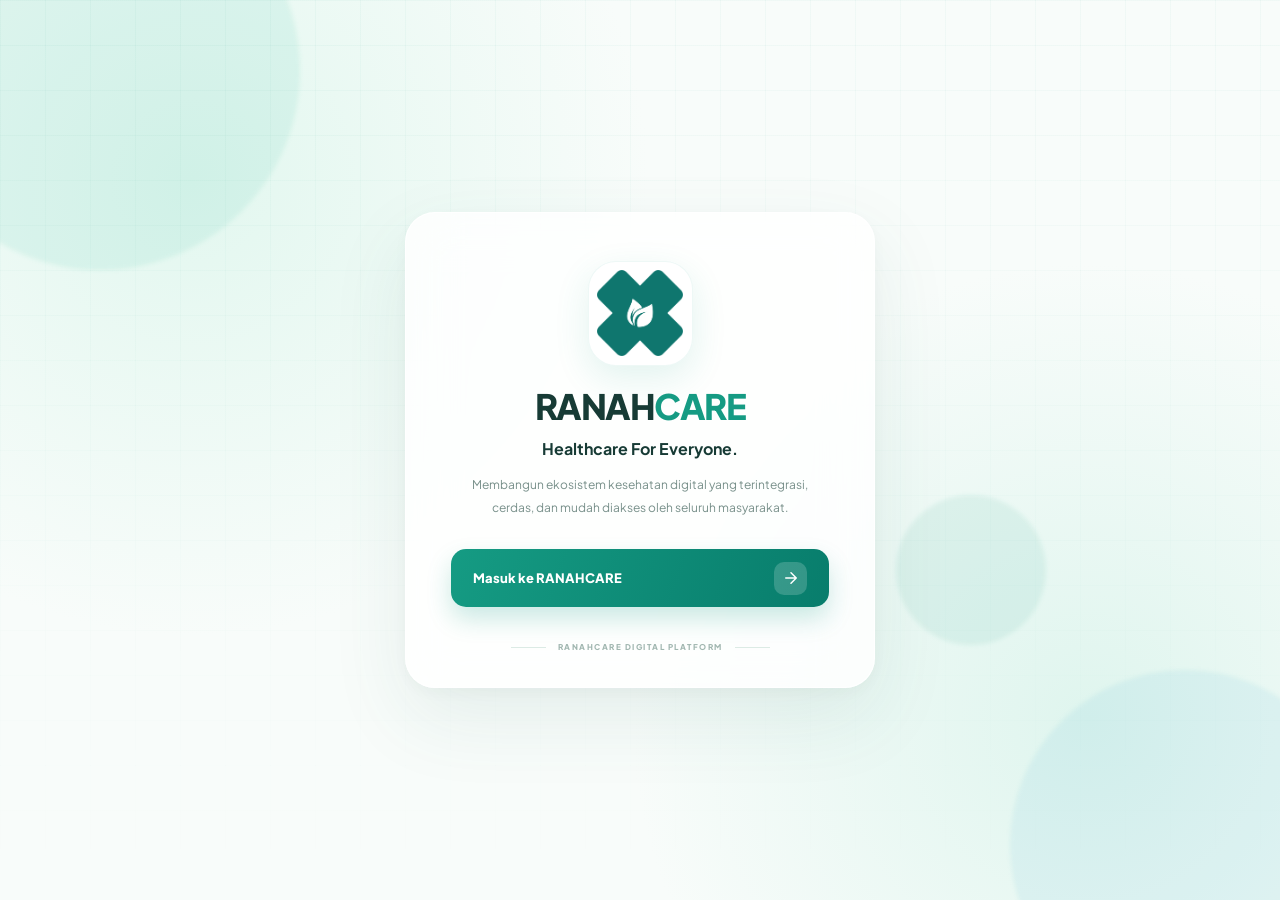
<file: frontend/pages/index.html>
<!doctype html>
<html lang="id">
  <head>
    <meta charset="UTF-8" />
    <meta name="viewport" content="width=device-width, initial-scale=1.0" />
    <meta name="theme-color" content="#f5faf8" />

    <meta
      name="description"
      content="RANAHCARE - Digital Healthcare Ecosystem"
    />

    <title>Login | RANAHCARE</title>

    <!-- GOOGLE FONT -->
    <link rel="preconnect" href="https://fonts.googleapis.com" />
    <link rel="preconnect" href="https://fonts.gstatic.com" crossorigin />

    <link
      href="https://fonts.googleapis.com/css2?family=Plus+Jakarta+Sans:wght@400;500;600;700;800&display=swap"
      rel="stylesheet"
    />

    <!-- CSS -->
    <link rel="stylesheet" href="css/style.css" />
  </head>

  <body>
    <!-- BACKGROUND -->
    <div class="background-decoration" aria-hidden="true">
      <div class="bg-circle circle-one"></div>
      <div class="bg-circle circle-two"></div>
      <div class="bg-circle circle-three"></div>
      <div class="background-grid"></div>
    </div>

    <!-- LOGIN PAGE -->
    <main class="login-page" id="loginPage">
      <section class="login-card">
        <!-- LOGO -->
        <div class="login-logo">
          <img src="../assets/1.png" alt="Logo RANAHCARE" />
        </div>

        <h1>RANAH<span>CARE</span></h1>

        <h2>Healthcare For Everyone.</h2>

        <p class="login-description">
          Membangun ekosistem kesehatan digital yang terintegrasi, cerdas, dan
          mudah diakses oleh seluruh masyarakat.
        </p>

        <!-- LOGIN BUTTON -->
        <form id="loginForm">
          <button type="submit" id="loginButton" class="login-button">
            <span id="buttonText">Masuk ke RANAHCARE</span>

            <span class="button-arrow" aria-hidden="true">
              <svg viewBox="0 0 24 24" fill="none">
                <path
                  d="M5 12H19M12 5L19 12L12 19"
                  stroke="currentColor"
                  stroke-width="2"
                  stroke-linecap="round"
                  stroke-linejoin="round"
                />
              </svg>
            </span>
          </button>
        </form>

        <div id="loginMessage" class="login-message" aria-live="polite"></div>

        <div class="login-footer">
          <span class="footer-line"></span>
          <span>RANAHCARE DIGITAL PLATFORM</span>
          <span class="footer-line"></span>
        </div>
      </section>
    </main>

    <!-- =================================
         CINEMATIC LOGIN TRANSITION
    ================================== -->

    <div class="login-transition" id="loginTransition" aria-hidden="true">
      <!-- BACKGROUND EFFECT -->
      <div class="transition-background">
        <div class="transition-orb orb-one"></div>
        <div class="transition-orb orb-two"></div>
        <div class="transition-orb orb-three"></div>
      </div>

      <!-- LIGHT RING -->
      <div class="light-ring ring-one"></div>
      <div class="light-ring ring-two"></div>
      <div class="light-ring ring-three"></div>

      <!-- TRANSITION CARD -->
      <div class="transition-card" id="transitionCard">
        <!-- LOGO -->
        <div class="transition-logo">
          <div class="logo-glow"></div>

          <img src="../assets/1.png" alt="RANAHCARE" />
        </div>

        <!-- BRAND -->
        <div class="transition-brand">
          <span>RANAH</span><strong>CARE</strong>
        </div>

        <div class="transition-subtitle">DIGITAL HEALTHCARE ECOSYSTEM</div>

        <!-- ANIMATED ICON -->
        <div class="transition-icon">
          <div class="spinner" id="spinner">
            <span></span>
            <span></span>
            <span></span>
          </div>

          <div class="success-check" id="successCheck">
            <svg viewBox="0 0 52 52">
              <path d="M14 27L22 35L39 17" />
            </svg>
          </div>
        </div>

        <!-- TEXT -->
        <h2 id="transitionTitle">Menyiapkan Sistem</h2>

        <p id="transitionDescription">
          Mohon tunggu, kami sedang menyiapkan pengalaman terbaik untuk Anda.
        </p>

        <!-- PROGRESS -->
        <div class="progress-wrapper">
          <div class="progress-information">
            <span id="progressLabel">INITIALIZING SYSTEM</span>
            <span id="progressPercent">0%</span>
          </div>

          <div
            class="transition-progress"
            id="progressContainer"
            role="progressbar"
            aria-label="Proses masuk"
            aria-valuemin="0"
            aria-valuemax="100"
            aria-valuenow="0"
          >
            <div id="progressBar">
              <div class="progress-shine"></div>
            </div>
          </div>
        </div>

        <!-- STATUS -->
        <div class="transition-status" id="transitionStatus">
          <span class="status-dot"></span>

          <span id="statusText">SECURE CONNECTION</span>
        </div>
      </div>

      <!-- SUCCESS PARTICLES -->
      <div class="success-particles" id="successParticles"></div>
    </div>

    <!-- =================================
         JAVASCRIPT
    ================================== -->

    <script src="../js/auth.js"></script>
    <script src="../js/role-router.js"></script>

    <script>
      const loginForm = document.getElementById("loginForm");
      const loginButton = document.getElementById("loginButton");
      const buttonText = document.getElementById("buttonText");

      const loginPage = document.getElementById("loginPage");
      const loginMessage = document.getElementById("loginMessage");

      const loginTransition = document.getElementById("loginTransition");

      const transitionTitle = document.getElementById("transitionTitle");
      const transitionDescription = document.getElementById(
        "transitionDescription",
      );

      const transitionStatus = document.getElementById("transitionStatus");
      const statusText = document.getElementById("statusText");

      const progressBar = document.getElementById("progressBar");
      const progressContainer = document.getElementById("progressContainer");

      const progressPercent = document.getElementById("progressPercent");
      const progressLabel = document.getElementById("progressLabel");

      const spinner = document.getElementById("spinner");
      const successCheck = document.getElementById("successCheck");

      const successParticles = document.getElementById("successParticles");

      // =================================
      // LOGIN PROCESS
      // =================================

      loginForm.addEventListener("submit", function (event) {
        event.preventDefault();

        if (loginButton.disabled) {
          return;
        }

        // Disable button
        loginButton.disabled = true;

        buttonText.textContent = "Memproses...";

        loginMessage.textContent = "";

        // Show transition
        loginPage.classList.add("page-exit");

        loginTransition.classList.add("active");

        loginTransition.setAttribute("aria-hidden", "false");

        // Reset animation
        progressBar.style.transition = "none";
        progressBar.style.width = "0%";

        progressPercent.textContent = "0%";

        progressContainer.setAttribute("aria-valuenow", "0");

        spinner.style.display = "block";
        successCheck.classList.remove("show");

        loginTransition.classList.remove("success");

        // Reset text
        transitionTitle.textContent = "Menyiapkan Sistem";

        transitionDescription.textContent =
          "Mohon tunggu, kami sedang menyiapkan pengalaman terbaik untuk Anda.";

        progressLabel.textContent = "INITIALIZING SYSTEM";

        statusText.textContent = "SECURE CONNECTION";

        // Start animation
        setTimeout(function () {
          progressBar.style.transition = "width 2.2s cubic-bezier(.65,0,.35,1)";
          progressBar.style.width = "100%";
        }, 100);

        // Progress percentage
        let progress = 0;

        const progressInterval = setInterval(function () {
          if (progress < 100) {
            progress += 1;

            progressPercent.textContent = progress + "%";

            progressContainer.setAttribute("aria-valuenow", progress);
          } else {
            clearInterval(progressInterval);
          }
        }, 22);

        // Update loading information
        setTimeout(function () {
          transitionTitle.textContent = "Menghubungkan Layanan";

          transitionDescription.textContent =
            "Menghubungkan seluruh komponen ekosistem RANAHCARE.";

          progressLabel.textContent = "CONNECTING SERVICES";
        }, 650);

        setTimeout(function () {
          transitionTitle.textContent = "Mengamankan Sistem";

          transitionDescription.textContent =
            "Memastikan pengalaman digital Anda berjalan dengan optimal.";

          progressLabel.textContent = "SECURITY CHECK";
        }, 1400);

        // SUCCESS
        setTimeout(function () {
          loginTransition.classList.add("success");

          spinner.style.display = "none";

          successCheck.classList.add("show");

          transitionTitle.textContent = "Berhasil Masuk!";

          transitionDescription.textContent =
            "Selamat datang di RANAHCARE. Anda akan diarahkan ke halaman login.";

          progressLabel.textContent = "SYSTEM READY";

          progressPercent.textContent = "100%";

          statusText.textContent = "ACCESS GRANTED";

          createSuccessParticles();
        }, 2400);

        // REDIRECT
        setTimeout(function () {
          window.location.href = "profil.html";
        }, 3900);
      });

      // =================================
      // SUCCESS PARTICLES
      // =================================

      function createSuccessParticles() {
        successParticles.innerHTML = "";

        for (let i = 0; i < 35; i++) {
          const particle = document.createElement("span");

          particle.classList.add("particle");

          const angle = Math.random() * 360;
          const distance = 80 + Math.random() * 180;

          particle.style.setProperty("--angle", angle + "deg");
          particle.style.setProperty("--distance", distance + "px");

          particle.style.animationDelay = Math.random() * 0.5 + "s";

          successParticles.appendChild(particle);
        }
      }

      // =================================
      // LOGO ERROR HANDLER
      // =================================

      document
        .querySelectorAll(".login-logo img, .transition-logo img")
        .forEach(function (image) {
          image.addEventListener("error", function () {
            loginMessage.textContent =
              "Logo tidak ditemukan. Periksa kembali lokasi file assets/1.png.";
          });
        });
    </script>
  </body>
</html>
</file>
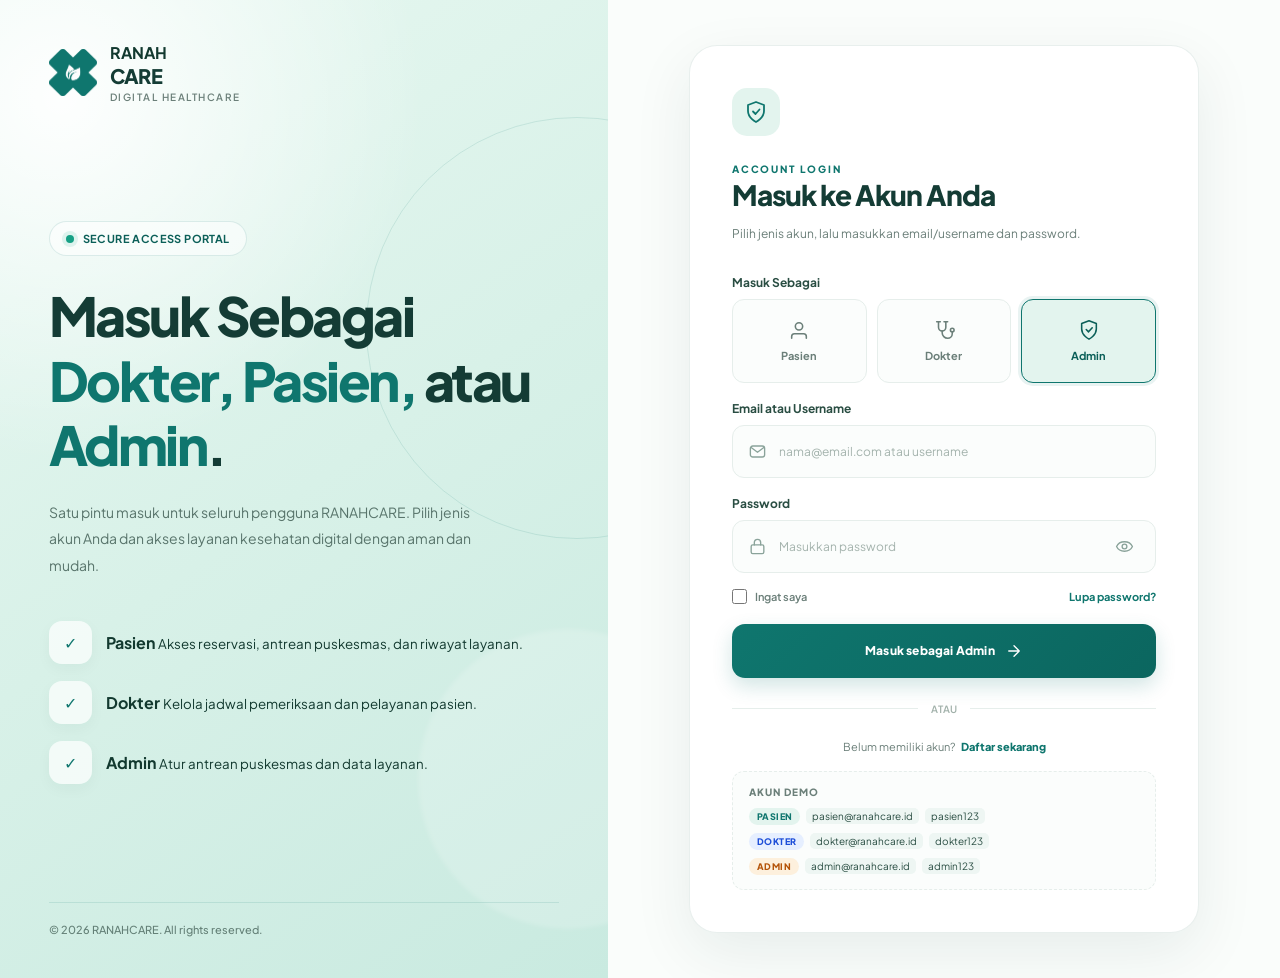
<file: frontend/pages/admin.html>
<!doctype html>
<html lang="id">
  <head>
    <meta charset="UTF-8" />
    <meta name="viewport" content="width=device-width, initial-scale=1.0" />
    <meta name="theme-color" content="#f4faf8" />

    <meta
      name="description"
      content="Ruang Admin RANAHCARE - pengelolaan antrean dan layanan"
    />

    <title>Ruang Admin | RANAHCARE</title>

    <!-- GOOGLE FONT -->
    <link rel="preconnect" href="https://fonts.googleapis.com" />
    <link rel="preconnect" href="https://fonts.gstatic.com" crossorigin />

    <link
      href="https://fonts.googleapis.com/css2?family=Plus+Jakarta+Sans:wght@400;500;600;700;800&display=swap"
      rel="stylesheet"
    />

    <!-- CSS -->
    <link rel="stylesheet" href="../css/role-dashboard.css" />
    <link rel="stylesheet" href="../css/auth-ui.css" />
  </head>

  <body>
    <!-- NAVBAR -->
    <header class="main-navbar">
      <a href="admin.html" class="navbar-brand">
        <img src="../assets/1.png" alt="Logo RANAHCARE" />
        <span>RANAH<strong>CARE</strong></span>
      </a>

      <nav class="navbar-menu" aria-label="Navigasi admin">
        <a href="admin.html" class="active">Beranda</a>
        <a href="antrean.html">Kelola Antrean</a>
        <a href="pelayanan.html">Pelayanan</a>
        <a href="contact.html">Hubungi</a>
      </nav>

      <div class="navbar-actions">
        <a href="profil.html" class="profile-button">
          <svg viewBox="0 0 24 24" fill="none" aria-hidden="true">
            <circle
              cx="12"
              cy="8"
              r="4"
              stroke="currentColor"
              stroke-width="1.7"
            />

            <path
              d="M4 21V19C4 17.34 5.34 16 7 16H17C18.66 16 20 17.34 20 19V21"
              stroke="currentColor"
              stroke-width="1.7"
              stroke-linecap="round"
            />
          </svg>

          Profil Saya
        </a>

        <a href="index.html" class="logout-button" data-logout>Keluar</a>
      </div>
    </header>

    <main class="role-container">
      <!-- HERO -->
      <section class="role-hero">
        <div>
          <span class="role-badge admin">
            <span class="dot"></span>
            RUANG ADMIN
          </span>

          <h1>Halo, <span id="adminGreeting">Admin</span>.</h1>

          <p>
            Pantau seluruh antrean puskesmas, atur status layanan, dan pastikan
            pelayanan berjalan lancar. Data diperbarui secara langsung dari
            panel antrean.
          </p>
        </div>

        <div class="hero-date">
          <strong id="adminDate">—</strong>
          <small>Pembaruan terakhir: <span id="adminUpdated">—</span></small>
        </div>
      </section>

      <!-- STATISTIK -->
      <section class="stat-grid" aria-label="Ringkasan admin">
        <div class="stat-card orange">
          <div class="stat-icon">
            <svg viewBox="0 0 24 24" fill="none" aria-hidden="true">
              <circle
                cx="9"
                cy="8"
                r="3"
                stroke="currentColor"
                stroke-width="1.7"
              />

              <path
                d="M3 20C3 16.7 5.7 14 9 14C12.3 14 15 16.7 15 20"
                stroke="currentColor"
                stroke-width="1.7"
                stroke-linecap="round"
              />

              <path
                d="M16 5C17.7 5 19 6.3 19 8C19 9.7 17.7 11 16 11"
                stroke="currentColor"
                stroke-width="1.7"
                stroke-linecap="round"
              />
            </svg>
          </div>

          <strong id="adminWaiting">—</strong>
          <span>Total menunggu</span>
        </div>

        <div class="stat-card">
          <div class="stat-icon">
            <svg viewBox="0 0 24 24" fill="none" aria-hidden="true">
              <path
                d="M4 21V8L12 3L20 8V21H4Z"
                stroke="currentColor"
                stroke-width="1.7"
                stroke-linejoin="round"
              />

              <path
                d="M9 21V14H15V21M12 7V11M10 9H14"
                stroke="currentColor"
                stroke-width="1.7"
                stroke-linecap="round"
              />
            </svg>
          </div>

          <strong id="adminOpen">—</strong>
          <span>Puskesmas buka</span>
        </div>

        <div class="stat-card blue">
          <div class="stat-icon">
            <svg viewBox="0 0 24 24" fill="none" aria-hidden="true">
              <path
                d="M20 6L9 17L4 12"
                stroke="currentColor"
                stroke-width="1.9"
                stroke-linecap="round"
                stroke-linejoin="round"
              />
            </svg>
          </div>

          <strong id="adminDone">—</strong>
          <span>Total selesai</span>
        </div>

        <div class="stat-card red">
          <div class="stat-icon">
            <svg viewBox="0 0 24 24" fill="none" aria-hidden="true">
              <path
                d="M12 3V21M3 12H21"
                stroke="currentColor"
                stroke-width="1.7"
                stroke-linecap="round"
              />
            </svg>
          </div>

          <strong id="adminLoket">—</strong>
          <span>Loket aktif</span>
        </div>
      </section>

      <!-- KONTEN -->
      <div class="content-grid">
        <section class="panel">
          <div class="panel-head">
            <div>
              <h2>Status Puskesmas</h2>
              <p>Ringkasan antrean dan status layanan saat ini.</p>
            </div>

            <a href="antrean.html" class="panel-link">Kelola antrean</a>
          </div>

          <div class="table-wrapper">
            <table class="data-table">
              <thead>
                <tr>
                  <th>Puskesmas</th>
                  <th>Menunggu</th>
                  <th>Dilayani</th>
                  <th>Status</th>
                </tr>
              </thead>

              <tbody id="adminPuskesmasTable">
                <tr>
                  <td colspan="4">Memuat data antrean...</td>
                </tr>
              </tbody>
            </table>
          </div>
        </section>

        <div class="side-stack">
          <section class="panel">
            <div class="panel-head">
              <div>
                <h2>Aksi Cepat</h2>
                <p>Pengelolaan utama admin.</p>
              </div>
            </div>

            <div class="panel-body">
              <div class="quick-grid">
                <a href="antrean.html" class="quick-card">
                  <svg viewBox="0 0 24 24" fill="none" aria-hidden="true">
                    <circle
                      cx="9"
                      cy="8"
                      r="3"
                      stroke="currentColor"
                      stroke-width="1.7"
                    />

                    <path
                      d="M3 20C3 16.7 5.7 14 9 14C12.3 14 15 16.7 15 20"
                      stroke="currentColor"
                      stroke-width="1.7"
                      stroke-linecap="round"
                    />

                    <path
                      d="M16 5C17.7 5 19 6.3 19 8C19 9.7 17.7 11 16 11"
                      stroke="currentColor"
                      stroke-width="1.7"
                      stroke-linecap="round"
                    />
                  </svg>

                  <strong>Kelola Antrean</strong>
                  <small>Atur status dan jumlah antrean.</small>
                </a>

                <a href="pelayanan.html" class="quick-card">
                  <svg viewBox="0 0 24 24" fill="none" aria-hidden="true">
                    <rect
                      x="3"
                      y="4"
                      width="18"
                      height="16"
                      rx="2"
                      stroke="currentColor"
                      stroke-width="1.7"
                    />

                    <path
                      d="M12 8V16M8 12H16"
                      stroke="currentColor"
                      stroke-width="1.7"
                      stroke-linecap="round"
                    />
                  </svg>

                  <strong>Pelayanan</strong>
                  <small>Kelola fasilitas kesehatan.</small>
                </a>

                <a href="profil.html" class="quick-card">
                  <svg viewBox="0 0 24 24" fill="none" aria-hidden="true">
                    <circle
                      cx="12"
                      cy="8"
                      r="4"
                      stroke="currentColor"
                      stroke-width="1.7"
                    />

                    <path
                      d="M4 21C4 16.5 7.5 14 12 14C16.5 14 20 16.5 20 21"
                      stroke="currentColor"
                      stroke-width="1.7"
                      stroke-linecap="round"
                    />
                  </svg>

                  <strong>Profil Saya</strong>
                  <small>Kelola akun dan sesi login.</small>
                </a>

                <a href="contact.html" class="quick-card">
                  <svg viewBox="0 0 24 24" fill="none" aria-hidden="true">
                    <path
                      d="M4 5H20V17H8L4 21V5Z"
                      stroke="currentColor"
                      stroke-width="1.7"
                      stroke-linejoin="round"
                    />
                  </svg>

                  <strong>Hubungi Kami</strong>
                  <small>Bantuan teknis RANAHCARE.</small>
                </a>
              </div>
            </div>
          </section>

          <section class="panel">
            <div class="panel-head">
              <div>
                <h2>Aktivitas Terbaru</h2>
                <p>Perubahan data antrean.</p>
              </div>
            </div>

            <div class="panel-body">
              <div class="schedule-list" id="adminActivityList">
                <div class="schedule-item">
                  <span class="schedule-time">—</span>
                  <div>
                    <strong>Belum ada aktivitas</strong>
                    <small>Perubahan antrean akan tampil di sini.</small>
                  </div>
                </div>
              </div>
            </div>
          </section>
        </div>
      </div>
    </main>

    <!-- JAVASCRIPT -->
    <script src="../js/auth.js"></script>
    <script src="../js/auth-ui.js"></script>
    <script src="../js/antrean-store.js"></script>
    <script src="../js/admin.js"></script>
  </body>
</html>
</file>
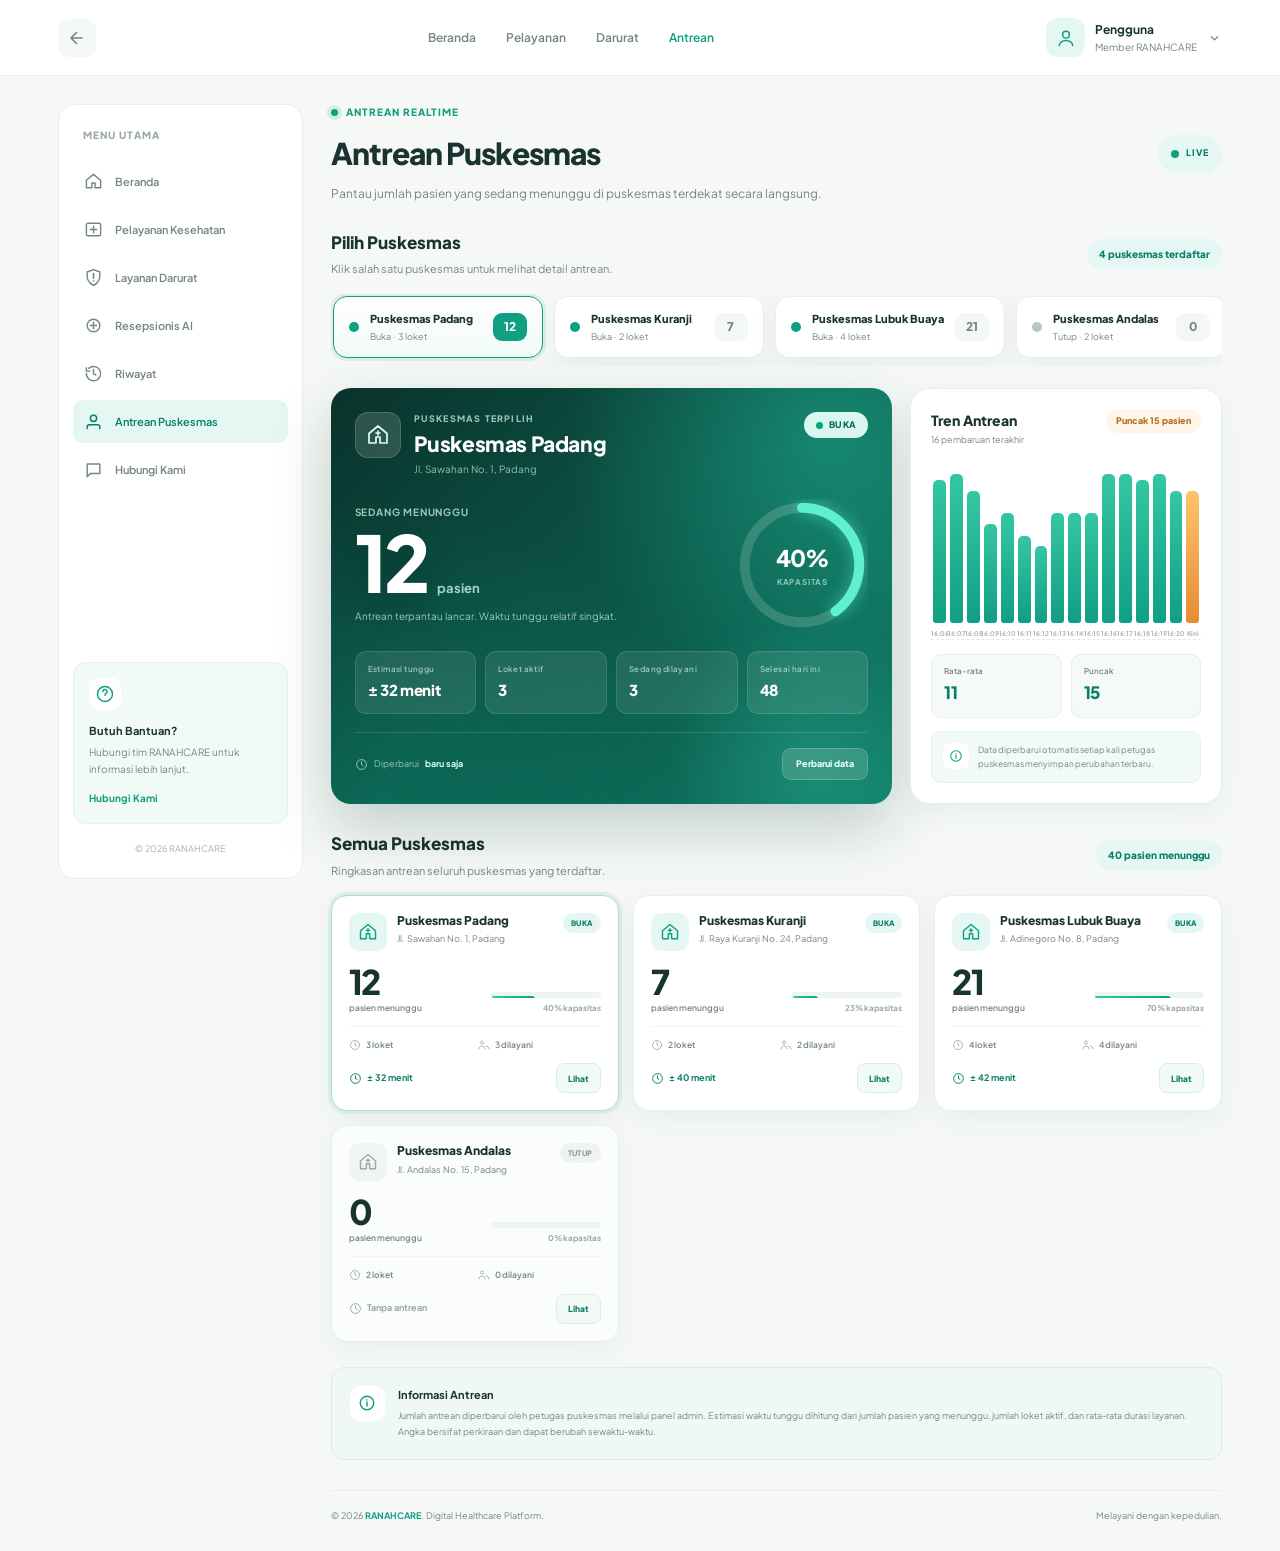
<file: frontend/pages/antrean.html>
<!doctype html>
<html lang="id">
  <head>
    <meta charset="UTF-8" />
    <meta name="viewport" content="width=device-width, initial-scale=1.0" />

    <meta
      name="description"
      content="RANAHCARE - Pantau jumlah pasien yang sedang menunggu di puskesmas secara realtime"
    />

    <title>Antrean Puskesmas | RANAHCARE</title>

    <!-- GOOGLE FONT -->
    <link rel="preconnect" href="https://fonts.googleapis.com" />
    <link rel="preconnect" href="https://fonts.gstatic.com" crossorigin />

    <link
      href="https://fonts.googleapis.com/css2?family=Plus+Jakarta+Sans:wght@400;500;600;700;800&display=swap"
      rel="stylesheet"
    />

    <!-- CSS ANTREAN -->
    <link rel="stylesheet" href="../pages/css/antrean.css" />
    <link rel="stylesheet" href="../css/auth-ui.css" />
  </head>

  <body>
    <!-- NAVBAR -->
    <header class="navbar">
      <div class="navbar-left">
        <a
          href="dashboard.html"
          class="back-button"
          aria-label="Kembali ke dashboard"
        >
          <svg viewBox="0 0 24 24" fill="none" aria-hidden="true">
            <path
              d="M19 12H5M12 19L5 12L12 5"
              stroke="currentColor"
              stroke-width="2"
              stroke-linecap="round"
              stroke-linejoin="round"
            />
          </svg>
        </a>
      </div>

      <nav class="nav-menu" aria-label="Navigasi utama">
        <a href="dashboard.html">Beranda</a>
        <a href="pelayanan.html">Pelayanan</a>
        <a href="darurat.html">Darurat</a>
        <a href="antrean.html" class="active">Antrean</a>
      </nav>

      <!-- PROFILE -->
      <div class="profile-wrapper">
        <button
          class="profile-button"
          type="button"
          aria-expanded="false"
          aria-label="Buka menu profil"
        >
          <div class="profile-avatar">
            <svg viewBox="0 0 24 24" fill="none" aria-hidden="true">
              <circle
                cx="12"
                cy="8"
                r="4"
                stroke="currentColor"
                stroke-width="1.8"
              />
              <path
                d="M4 21C4 17.686 7.582 15 12 15C16.418 15 20 17.686 20 21"
                stroke="currentColor"
                stroke-width="1.8"
                stroke-linecap="round"
              />
            </svg>
          </div>

          <div class="profile-info">
            <strong>Pengguna</strong>
            <span>Member RANAHCARE</span>
          </div>

          <svg
            class="dropdown-arrow"
            viewBox="0 0 24 24"
            fill="none"
            aria-hidden="true"
          >
            <path
              d="M7 10L12 15L17 10"
              stroke="currentColor"
              stroke-width="2"
              stroke-linecap="round"
              stroke-linejoin="round"
            />
          </svg>
        </button>

        <div class="profile-dropdown">
          <a href="profil.html">Profil Saya</a>
          <a href="contact.html">Hubungi Kami</a>

          <div class="dropdown-divider"></div>

          <a href="index.html" class="logout-link" data-logout>Keluar</a>
        </div>
      </div>
    </header>

    <!-- MAIN -->
    <main class="app-container">
      <div class="main-content">
        <!-- SIDEBAR -->
        <aside class="sidebar">
          <div class="sidebar-title">MENU UTAMA</div>

          <nav class="sidebar-menu" aria-label="Menu halaman">
            <a href="dashboard.html" class="sidebar-item">
              <span class="sidebar-icon">
                <svg viewBox="0 0 24 24" fill="none" aria-hidden="true">
                  <path
                    d="M3 10.5L12 3L21 10.5V20H14V14H10V20H3V10.5Z"
                    stroke="currentColor"
                    stroke-width="1.8"
                    stroke-linejoin="round"
                  />
                </svg>
              </span>

              <span>Beranda</span>
            </a>

            <a href="pelayanan.html" class="sidebar-item">
              <span class="sidebar-icon">
                <svg viewBox="0 0 24 24" fill="none" aria-hidden="true">
                  <rect
                    x="3"
                    y="4"
                    width="18"
                    height="16"
                    rx="2"
                    stroke="currentColor"
                    stroke-width="1.8"
                  />

                  <path
                    d="M12 8V16M8 12H16"
                    stroke="currentColor"
                    stroke-width="1.8"
                    stroke-linecap="round"
                  />
                </svg>
              </span>

              <span>Pelayanan Kesehatan</span>
            </a>

            <a href="darurat.html" class="sidebar-item">
              <span class="sidebar-icon">
                <svg viewBox="0 0 24 24" fill="none" aria-hidden="true">
                  <path
                    d="M12 22S20 18 20 11V5L12 2L4 5V11C4 18 12 22 12 22Z"
                    stroke="currentColor"
                    stroke-width="1.8"
                    stroke-linejoin="round"
                  />

                  <path
                    d="M12 7V13M12 16H12.01"
                    stroke="currentColor"
                    stroke-width="2"
                    stroke-linecap="round"
                  />
                </svg>
              </span>

              <span>Layanan Darurat</span>
            </a>

            <a href="resepsionis.html" class="sidebar-item">
              <span class="sidebar-icon">
                <svg viewBox="0 0 24 24" fill="none" aria-hidden="true">
                  <circle
                    cx="12"
                    cy="12"
                    r="8"
                    stroke="currentColor"
                    stroke-width="1.8"
                  />

                  <path
                    d="M12 8V16M8 12H16"
                    stroke="currentColor"
                    stroke-width="1.8"
                    stroke-linecap="round"
                  />
                </svg>
              </span>

              <span>Resepsionis AI</span>
            </a>

            <a href="riwayat.html" class="sidebar-item">
              <span class="sidebar-icon">
                <svg viewBox="0 0 24 24" fill="none" aria-hidden="true">
                  <path
                    d="M3 12A9 9 0 1 0 6 5.5"
                    stroke="currentColor"
                    stroke-width="1.8"
                    stroke-linecap="round"
                  />

                  <path
                    d="M3 4V9H8"
                    stroke="currentColor"
                    stroke-width="1.8"
                    stroke-linejoin="round"
                  />

                  <path
                    d="M12 7V12L15 14"
                    stroke="currentColor"
                    stroke-width="1.8"
                    stroke-linecap="round"
                  />
                </svg>
              </span>

              <span>Riwayat</span>
            </a>

            <a href="antrean.html" class="sidebar-item active">
              <span class="sidebar-icon">
                <svg viewBox="0 0 24 24" fill="none" aria-hidden="true">
                  <circle
                    cx="12"
                    cy="8"
                    r="4"
                    stroke="currentColor"
                    stroke-width="1.8"
                  />

                  <path
                    d="M4 21V19C4 17.3431 5.34315 16 7 16H17C18.6569 16 20 17.3431 20 19V21"
                    stroke="currentColor"
                    stroke-width="1.8"
                    stroke-linecap="round"
                  />
                </svg>
              </span>

              <span>Antrean Puskesmas</span>
            </a>

            <a href="contact.html" class="sidebar-item">
              <span class="sidebar-icon">
                <svg viewBox="0 0 24 24" fill="none" aria-hidden="true">
                  <path
                    d="M4 5H20V17H8L4 21V5Z"
                    stroke="currentColor"
                    stroke-width="1.8"
                    stroke-linejoin="round"
                  />
                </svg>
              </span>

              <span>Hubungi Kami</span>
            </a>
          </nav>

          <!-- SIDEBAR HELP -->
          <div class="sidebar-bottom">
            <div class="help-box">
              <div class="help-icon">
                <svg viewBox="0 0 24 24" fill="none" aria-hidden="true">
                  <circle
                    cx="12"
                    cy="12"
                    r="9"
                    stroke="currentColor"
                    stroke-width="1.8"
                  />

                  <path
                    d="M9.5 9A2.5 2.5 0 1 1 13.5 11C12.5 11.7 12 12.2 12 13.5"
                    stroke="currentColor"
                    stroke-width="1.8"
                    stroke-linecap="round"
                  />

                  <path
                    d="M12 17H12.01"
                    stroke="currentColor"
                    stroke-width="2"
                  />
                </svg>
              </div>

              <strong>Butuh Bantuan?</strong>

              <p>Hubungi tim RANAHCARE untuk informasi lebih lanjut.</p>

              <a href="contact.html">Hubungi Kami</a>
            </div>

            <div class="sidebar-footer">© 2026 RANAHCARE</div>
          </div>
        </aside>

        <!-- CONTENT -->
        <section class="content">
          <!-- PAGE HEADING -->
          <div class="page-heading">
            <div>
              <div class="eyebrow">
                <span class="eyebrow-dot"></span>
                ANTREAN REALTIME
              </div>

              <h1>Antrean Puskesmas</h1>

              <p>
                Pantau jumlah pasien yang sedang menunggu di puskesmas terdekat
                secara langsung.
              </p>
            </div>

            <div class="heading-actions">
              <span class="live-badge" id="liveBadge">
                <span class="live-dot"></span>
                LIVE
              </span>
            </div>
          </div>

          <!-- PUSKESMAS TABS -->
          <section class="tabs-section">
            <div class="section-heading">
              <div>
                <h2>Pilih Puskesmas</h2>
                <p>Klik salah satu puskesmas untuk melihat detail antrean.</p>
              </div>

              <span class="result-count" id="puskesmasCount">—</span>
            </div>

            <div
              class="antrean-tabs"
              id="antreanTabs"
              role="tablist"
              aria-label="Pilih puskesmas"
            ></div>
          </section>

          <!-- LIVE FEATURE -->
          <section class="antrean-live">
            <!-- FEATURED CARD -->
            <article class="featured-card" id="featuredCard">
              <div class="featured-glow" aria-hidden="true"></div>

              <div class="featured-top">
                <div class="featured-identity">
                  <div class="featured-icon">
                    <svg viewBox="0 0 24 24" fill="none" aria-hidden="true">
                      <path
                        d="M3 10.5L12 3L21 10.5V20H14V14H10V20H3V10.5Z"
                        stroke="currentColor"
                        stroke-width="1.7"
                        stroke-linejoin="round"
                      />
                      <path
                        d="M12 8V12M10 10H14"
                        stroke="currentColor"
                        stroke-width="1.7"
                        stroke-linecap="round"
                      />
                    </svg>
                  </div>

                  <div>
                    <span class="featured-label">PUSKESMAS TERPILIH</span>
                    <h2 id="featuredNama">Memuat data…</h2>
                    <p id="featuredAlamat">—</p>
                  </div>
                </div>

                <span class="status-pill open" id="featuredStatus">Buka</span>
              </div>

              <div class="featured-body">
                <div class="count-block">
                  <span class="count-label">Sedang menunggu</span>

                  <div class="count-line">
                    <strong class="count-value" id="featuredCount">0</strong>
                    <span class="count-unit">pasien</span>
                  </div>

                  <p class="count-note" id="featuredNote">
                    Data antrean akan tampil di sini.
                  </p>
                </div>

                <div class="ring-block">
                  <svg
                    class="queue-ring"
                    viewBox="0 0 120 120"
                    aria-hidden="true"
                  >
                    <circle class="ring-track" cx="60" cy="60" r="52" />
                    <circle
                      class="ring-progress"
                      id="featuredRing"
                      cx="60"
                      cy="60"
                      r="52"
                    />
                  </svg>

                  <div class="ring-center">
                    <strong id="featuredRingValue">0%</strong>
                    <span>kapasitas</span>
                  </div>
                </div>
              </div>

              <div class="featured-stats">
                <div class="featured-stat">
                  <span>Estimasi tunggu</span>
                  <strong id="featuredWait">—</strong>
                </div>

                <div class="featured-stat">
                  <span>Loket aktif</span>
                  <strong id="featuredLoket">—</strong>
                </div>

                <div class="featured-stat">
                  <span>Sedang dilayani</span>
                  <strong id="featuredDilayani">—</strong>
                </div>

                <div class="featured-stat">
                  <span>Selesai hari ini</span>
                  <strong id="featuredSelesai">—</strong>
                </div>
              </div>

              <div class="featured-footer">
                <span class="updated-at">
                  <svg viewBox="0 0 24 24" fill="none" aria-hidden="true">
                    <circle
                      cx="12"
                      cy="12"
                      r="9"
                      stroke="currentColor"
                      stroke-width="1.8"
                    />
                    <path
                      d="M12 7V12L15 14"
                      stroke="currentColor"
                      stroke-width="1.8"
                      stroke-linecap="round"
                    />
                  </svg>
                  Diperbarui <strong id="featuredUpdated">—</strong>
                </span>

                <a href="antrean.html" class="featured-action">
                  Perbarui data
                </a>
              </div>
            </article>

            <!-- TREND CARD -->
            <aside class="trend-card">
              <div class="trend-head">
                <div>
                  <h3>Tren Antrean</h3>
                  <p>16 pembaruan terakhir</p>
                </div>

                <span class="trend-peak" id="trendPeak">—</span>
              </div>

              <div class="trend-chart" id="trendBars"></div>

              <div class="trend-summary">
                <div>
                  <span>Rata-rata</span>
                  <strong id="trendAverage">0</strong>
                </div>

                <div>
                  <span>Puncak</span>
                  <strong id="trendMax">0</strong>
                </div>
              </div>

              <div class="trend-info">
                <div class="trend-info-icon">
                  <svg viewBox="0 0 24 24" fill="none" aria-hidden="true">
                    <circle
                      cx="12"
                      cy="12"
                      r="9"
                      stroke="currentColor"
                      stroke-width="1.8"
                    />
                    <path
                      d="M12 11V16M12 8H12.01"
                      stroke="currentColor"
                      stroke-width="2"
                      stroke-linecap="round"
                    />
                  </svg>
                </div>

                <p>
                  Data diperbarui otomatis setiap kali petugas puskesmas
                  menyimpan perubahan terbaru.
                </p>
              </div>
            </aside>
          </section>

          <!-- ALL PUSKESMAS -->
          <section class="antrean-section">
            <div class="section-heading">
              <div>
                <h2>Semua Puskesmas</h2>
                <p>Ringkasan antrean seluruh puskesmas yang terdaftar.</p>
              </div>

              <span class="result-count" id="totalMenunggu">—</span>
            </div>

            <div class="puskesmas-grid" id="puskesmasGrid"></div>
          </section>

          <!-- INFORMATION -->
          <section class="safety-information">
            <div class="safety-icon">
              <svg viewBox="0 0 24 24" fill="none" aria-hidden="true">
                <circle
                  cx="12"
                  cy="12"
                  r="9"
                  stroke="currentColor"
                  stroke-width="1.8"
                />
                <path
                  d="M12 11V16M12 8H12.01"
                  stroke="currentColor"
                  stroke-width="2"
                  stroke-linecap="round"
                />
              </svg>
            </div>

            <div>
              <h3>Informasi Antrean</h3>

              <p>
                Jumlah antrean diperbarui oleh petugas puskesmas melalui panel
                admin. Estimasi waktu tunggu dihitung dari jumlah pasien yang
                menunggu, jumlah loket aktif, dan rata-rata durasi layanan.
                Angka bersifat perkiraan dan dapat berubah sewaktu-waktu.
              </p>
            </div>
          </section>

          <!-- FOOTER -->
          <footer class="page-footer">
            <p>
              © 2026 <strong>RANAHCARE</strong>. Digital Healthcare Platform.
            </p>

            <span>Melayani dengan kepedulian.</span>
          </footer>
        </section>
      </div>
    </main>

    <!-- JAVASCRIPT -->
    <script src="../js/auth.js"></script>
    <script src="../js/auth-ui.js"></script>
    <script src="../js/antrean-store.js"></script>
    <script src="../js/antrean.js"></script>
  </body>
</html>
</file>
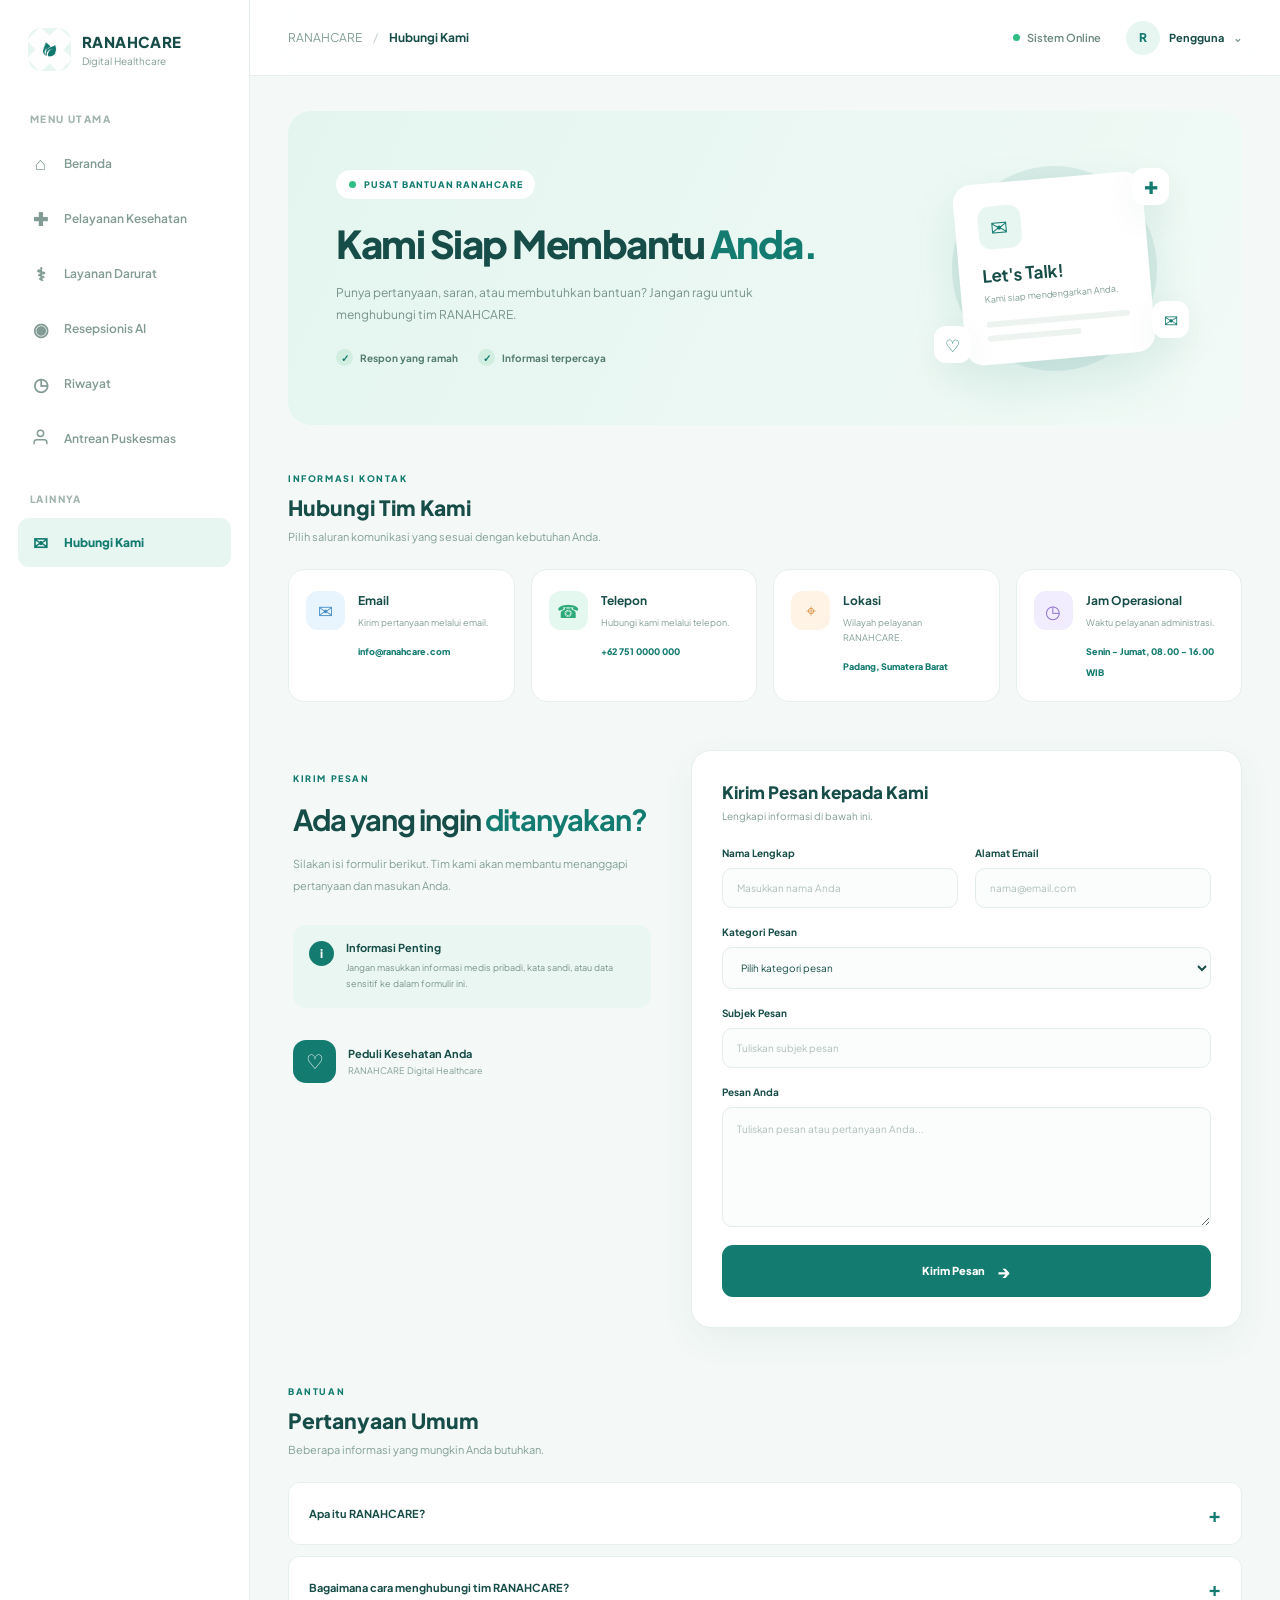
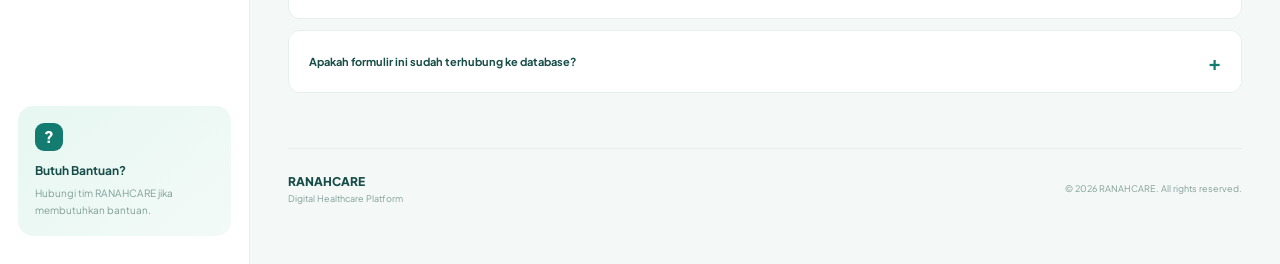
<file: frontend/pages/contact.html>
<!doctype html>
<html lang="id">
  <head>
    <meta charset="UTF-8" />
    <meta name="viewport" content="width=device-width, initial-scale=1.0" />

    <title>Hubungi Kami | RANAHCARE</title>

    <link rel="preconnect" href="https://fonts.googleapis.com" />
    <link rel="preconnect" href="https://fonts.gstatic.com" crossorigin />
    <link
      href="https://fonts.googleapis.com/css2?family=Plus+Jakarta+Sans:wght@400;500;600;700;800&display=swap"
      rel="stylesheet"
    />

    <link rel="stylesheet" href="../pages/css/contact.css" />
    <link rel="stylesheet" href="../css/auth-ui.css" />
  </head>

  <body>
    <div class="app-container">
      <!-- SIDEBAR -->
      <aside class="sidebar">
        <div class="sidebar-brand">
          <div class="brand-icon">
            <img src="../assets/logo reverse.png" alt="Logo RANAHCARE" />
          </div>

          <div class="brand-text">
            <h2>RANAHCARE</h2>
            <span>Digital Healthcare</span>
          </div>
        </div>

        <div class="sidebar-label">MENU UTAMA</div>

        <nav class="sidebar-menu">
          <a href="dashboard.html" class="menu-item">
            <span class="menu-icon">⌂</span>
            <span>Beranda</span>
          </a>

          <a href="pelayanan.html" class="menu-item">
            <span class="menu-icon">✚</span>
            <span>Pelayanan Kesehatan</span>
          </a>

          <a href="darurat.html" class="menu-item">
            <span class="menu-icon">⚕</span>
            <span>Layanan Darurat</span>
          </a>

          <a href="resepsionis.html" class="menu-item">
            <span class="menu-icon">◉</span>
            <span>Resepsionis AI</span>
          </a>

          <a href="riwayat.html" class="menu-item">
            <span class="menu-icon">◷</span>
            <span>Riwayat</span>
          </a>

          <a href="antrean.html" class="menu-item">
            <span class="menu-icon">
              <svg width="19" height="19" viewBox="0 0 24 24" fill="none" aria-hidden="true">
                <circle cx="12" cy="8" r="4" stroke="currentColor" stroke-width="1.8" />
                <path
                  d="M4 21V19C4 17.3431 5.34315 16 7 16H17C18.6569 16 20 17.3431 20 19V21"
                  stroke="currentColor"
                  stroke-width="1.8"
                  stroke-linecap="round"
                />
              </svg>
            </span>
            <span>Antrean Puskesmas</span>
          </a>
        </nav>

        <div class="sidebar-label second-label">LAINNYA</div>

        <nav class="sidebar-menu">
          <a href="contact.html" class="menu-item active">
            <span class="menu-icon">✉</span>
            <span>Hubungi Kami</span>
          </a>
        </nav>

        <div class="sidebar-bottom">
          <div class="help-card">
            <div class="help-icon">?</div>
            <h4>Butuh Bantuan?</h4>
            <p>Hubungi tim RANAHCARE jika membutuhkan bantuan.</p>
          </div>
        </div>
      </aside>

      <!-- MAIN CONTENT -->
      <main class="main-content">
        <!-- NAVBAR -->
        <header class="topbar">
          <div class="breadcrumb">
            <span>RANAHCARE</span>
            <span class="breadcrumb-arrow">/</span>
            <strong>Hubungi Kami</strong>
          </div>

          <div class="topbar-right">
            <div class="online-status">
              <span class="status-dot"></span>
              Sistem Online
            </div>

            <div class="profile-wrapper">
              <button class="profile-button" id="profileButton">
                <div class="profile-avatar">R</div>
                <span>Pengguna</span>
                <span class="dropdown-arrow">⌄</span>
              </button>

              <div class="profile-dropdown" id="profileDropdown">
                <a href="profil.html">Profil Saya</a>
                <a href="index.html" data-logout>Keluar</a>
              </div>
            </div>
          </div>
        </header>

        <!-- PAGE CONTENT -->
        <section class="page-content">
          <!-- HERO -->
          <div class="contact-hero">
            <div class="hero-text">
              <div class="hero-badge">
                <span></span>
                PUSAT BANTUAN RANAHCARE
              </div>

              <h1>
                Kami Siap Membantu
                <span>Anda.</span>
              </h1>

              <p>
                Punya pertanyaan, saran, atau membutuhkan bantuan? Jangan ragu
                untuk menghubungi tim RANAHCARE.
              </p>

              <div class="hero-info">
                <div class="hero-info-item">
                  <span class="hero-info-icon">✓</span>
                  Respon yang ramah
                </div>

                <div class="hero-info-item">
                  <span class="hero-info-icon">✓</span>
                  Informasi terpercaya
                </div>
              </div>
            </div>

            <div class="hero-illustration">
              <div class="illustration-circle"></div>
              <div class="illustration-card">
                <div class="illustration-icon">✉</div>
                <h3>Let's Talk!</h3>
                <p>Kami siap mendengarkan Anda.</p>
                <div class="illustration-line"></div>
                <div class="illustration-line short"></div>
              </div>
              <div class="floating-icon icon-one">✚</div>
              <div class="floating-icon icon-two">♡</div>
              <div class="floating-icon icon-three">✉</div>
            </div>
          </div>

          <!-- CONTACT INFORMATION -->
          <div class="section-heading">
            <div>
              <span class="section-label">INFORMASI KONTAK</span>
              <h2>Hubungi Tim Kami</h2>
              <p>Pilih saluran komunikasi yang sesuai dengan kebutuhan Anda.</p>
            </div>
          </div>

          <div class="contact-grid">
            <div class="contact-card">
              <div class="contact-card-icon email-icon">✉</div>

              <div>
                <h3>Email</h3>
                <p>Kirim pertanyaan melalui email.</p>
                <a href="mailto:info@ranahcare.com"> info@ranahcare.com </a>
              </div>
            </div>

            <div class="contact-card">
              <div class="contact-card-icon phone-icon">☎</div>

              <div>
                <h3>Telepon</h3>
                <p>Hubungi kami melalui telepon.</p>
                <a href="tel:+62751000000"> +62 751 0000 000 </a>
              </div>
            </div>

            <div class="contact-card">
              <div class="contact-card-icon location-icon">⌖</div>

              <div>
                <h3>Lokasi</h3>
                <p>Wilayah pelayanan RANAHCARE.</p>
                <span>Padang, Sumatera Barat</span>
              </div>
            </div>

            <div class="contact-card">
              <div class="contact-card-icon clock-icon">◷</div>

              <div>
                <h3>Jam Operasional</h3>
                <p>Waktu pelayanan administrasi.</p>
                <span>Senin - Jumat, 08.00 - 16.00 WIB</span>
              </div>
            </div>
          </div>

          <!-- FORM SECTION -->
          <div class="form-section">
            <div class="form-information">
              <span class="section-label">KIRIM PESAN</span>

              <h2>
                Ada yang ingin
                <span>ditanyakan?</span>
              </h2>

              <p>
                Silakan isi formulir berikut. Tim kami akan membantu menanggapi
                pertanyaan dan masukan Anda.
              </p>

              <div class="information-box">
                <div class="information-icon">i</div>

                <div>
                  <h4>Informasi Penting</h4>
                  <p>
                    Jangan masukkan informasi medis pribadi, kata sandi, atau
                    data sensitif ke dalam formulir ini.
                  </p>
                </div>
              </div>

              <div class="support-decoration">
                <div class="support-circle">♡</div>
                <div>
                  <strong>Peduli Kesehatan Anda</strong>
                  <span>RANAHCARE Digital Healthcare</span>
                </div>
              </div>
            </div>

            <!-- FORM -->
            <div class="contact-form-card">
              <div class="form-header">
                <h3>Kirim Pesan kepada Kami</h3>
                <p>Lengkapi informasi di bawah ini.</p>
              </div>

              <form id="contactForm">
                <div class="form-row">
                  <div class="form-group">
                    <label for="nama">Nama Lengkap</label>

                    <input
                      type="text"
                      id="nama"
                      placeholder="Masukkan nama Anda"
                      required
                    />
                  </div>

                  <div class="form-group">
                    <label for="email">Alamat Email</label>

                    <input
                      type="email"
                      id="email"
                      placeholder="nama@email.com"
                      required
                    />
                  </div>
                </div>

                <div class="form-group">
                  <label for="kategori">Kategori Pesan</label>

                  <select id="kategori" required>
                    <option value="">Pilih kategori pesan</option>
                    <option value="Pertanyaan Umum">Pertanyaan Umum</option>
                    <option value="Informasi Pelayanan">
                      Informasi Pelayanan
                    </option>
                    <option value="Kendala Sistem">Kendala Sistem</option>
                    <option value="Saran dan Masukan">Saran dan Masukan</option>
                    <option value="Kerja Sama">Kerja Sama</option>
                    <option value="Lainnya">Lainnya</option>
                  </select>
                </div>

                <div class="form-group">
                  <label for="subjek">Subjek Pesan</label>

                  <input
                    type="text"
                    id="subjek"
                    placeholder="Tuliskan subjek pesan"
                    required
                  />
                </div>

                <div class="form-group">
                  <label for="pesan">Pesan Anda</label>

                  <textarea
                    id="pesan"
                    rows="5"
                    placeholder="Tuliskan pesan atau pertanyaan Anda..."
                    required
                  ></textarea>
                </div>

                <button type="submit" class="submit-button">
                  <span>Kirim Pesan</span>
                  <span class="button-arrow">→</span>
                </button>

                <div id="formMessage" class="form-message"></div>
              </form>
            </div>
          </div>

          <!-- FAQ -->
          <div class="faq-section">
            <div class="section-heading">
              <div>
                <span class="section-label">BANTUAN</span>
                <h2>Pertanyaan Umum</h2>
                <p>Beberapa informasi yang mungkin Anda butuhkan.</p>
              </div>
            </div>

            <div class="faq-list">
              <div class="faq-item">
                <button class="faq-question">
                  Apa itu RANAHCARE?
                  <span>+</span>
                </button>

                <div class="faq-answer">
                  <p>
                    RANAHCARE merupakan platform digital healthcare yang
                    dirancang untuk memudahkan pengguna memperoleh informasi dan
                    mengakses layanan kesehatan.
                  </p>
                </div>
              </div>

              <div class="faq-item">
                <button class="faq-question">
                  Bagaimana cara menghubungi tim RANAHCARE?
                  <span>+</span>
                </button>

                <div class="faq-answer">
                  <p>
                    Anda dapat menghubungi kami melalui informasi kontak yang
                    tersedia atau menggunakan formulir pesan pada halaman ini.
                  </p>
                </div>
              </div>

              <div class="faq-item">
                <button class="faq-question">
                  Apakah formulir ini sudah terhubung ke database?
                  <span>+</span>
                </button>

                <div class="faq-answer">
                  <p>
                    Saat ini formulir masih berupa demonstrasi frontend.
                    Pengiriman dan penyimpanan pesan membutuhkan integrasi
                    backend.
                  </p>
                </div>
              </div>
            </div>
          </div>

          <!-- FOOTER -->
          <footer class="footer">
            <div>
              <strong>RANAHCARE</strong>
              <span>Digital Healthcare Platform</span>
            </div>

            <p>© 2026 RANAHCARE. All rights reserved.</p>
          </footer>
        </section>
      </main>
    </div>

    <script src="../js/auth.js"></script>
    <script src="../js/auth-ui.js"></script>
    <script src="../js/contact.js"></script>
  </body>
</html>
</file>
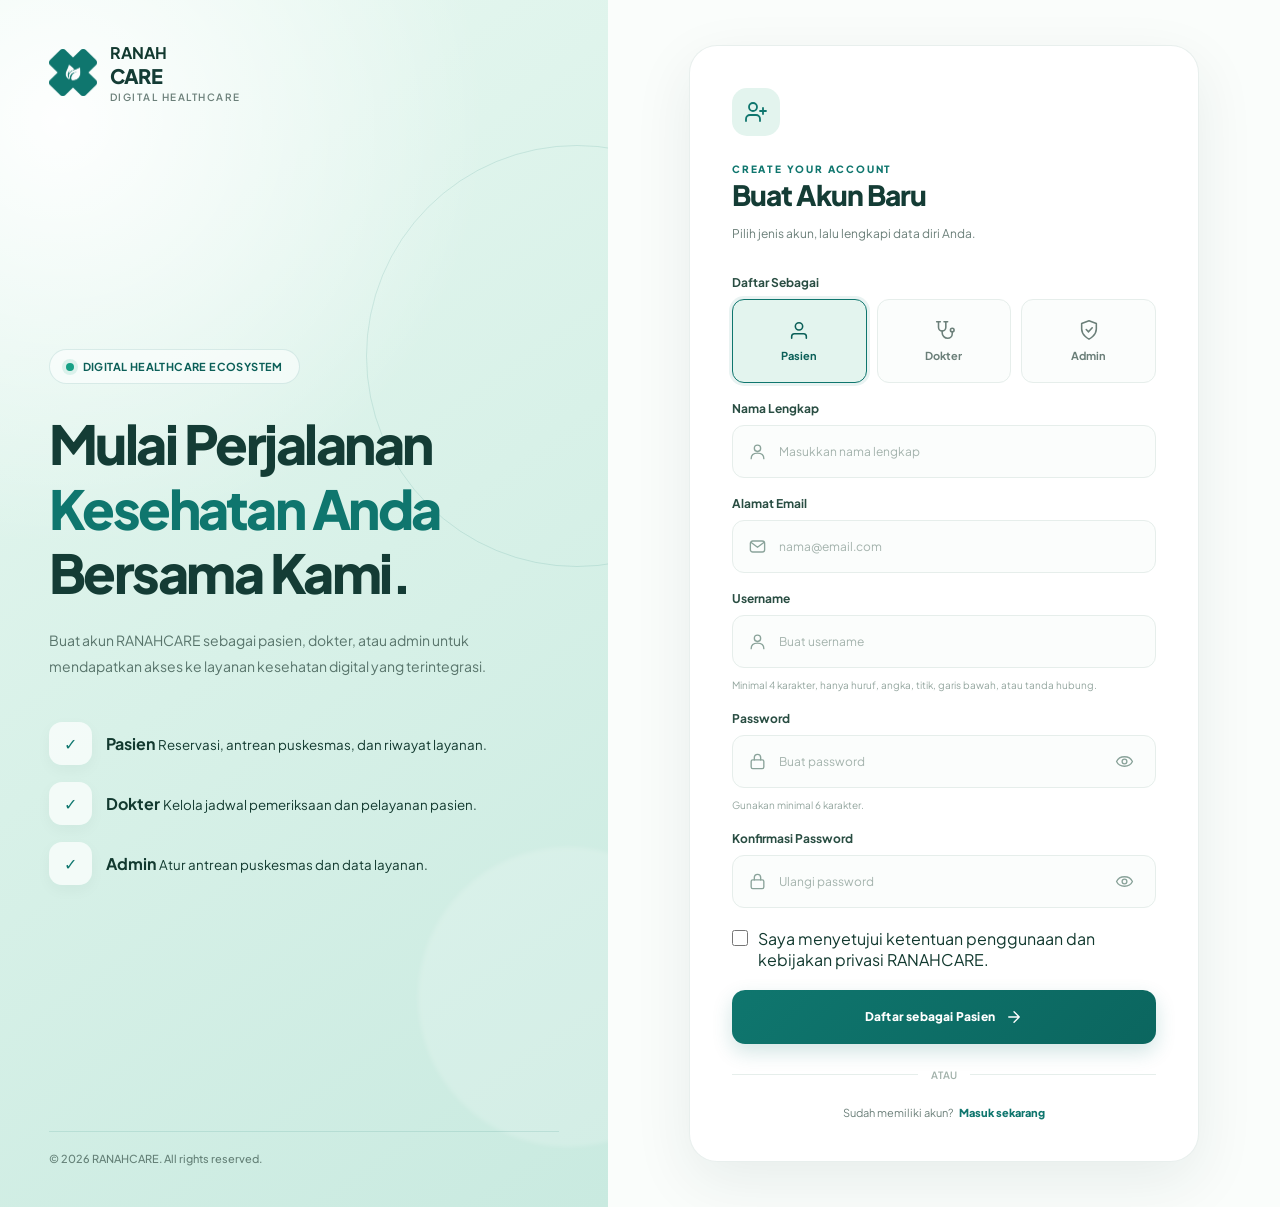
<file: frontend/pages/daftar.html>
<!doctype html>
<html lang="id">
  <head>
    <meta charset="UTF-8" />
    <meta name="viewport" content="width=device-width, initial-scale=1.0" />
    <meta name="theme-color" content="#fafdfb" />

    <meta
      name="description"
      content="Daftar akun Pasien, Dokter, dan Admin RANAHCARE Digital Healthcare"
    />

    <title>Daftar Akun | RANAHCARE</title>

    <!-- GOOGLE FONT -->
    <link rel="preconnect" href="https://fonts.googleapis.com" />
    <link rel="preconnect" href="https://fonts.gstatic.com" crossorigin />

    <link
      href="https://fonts.googleapis.com/css2?family=Plus+Jakarta+Sans:wght@400;500;600;700;800&display=swap"
      rel="stylesheet"
    />

    <!-- CSS -->
    <link rel="stylesheet" href="../pages/css/profil.css" />
  </head>

  <body>
    <main class="register-page">
      <!-- LEFT INFORMATION -->
      <section class="register-intro">
        <a href="dashboard.html" class="logo">
          <img src="../assets/1.png" alt="Logo RANAHCARE" />
          <div>
            <strong>RANAH<span>CARE</span></strong>
            <small>Digital Healthcare</small>
          </div>
        </a>

        <div class="intro-content">
          <div class="intro-badge">
            <span class="badge-dot"></span>
            DIGITAL HEALTHCARE ECOSYSTEM
          </div>

          <h1>
            Mulai Perjalanan
            <span>Kesehatan Anda</span>
            Bersama Kami.
          </h1>

          <p>
            Buat akun RANAHCARE sebagai pasien, dokter, atau admin untuk
            mendapatkan akses ke layanan kesehatan digital yang terintegrasi.
          </p>

          <div class="intro-features">
            <div class="feature-item">
              <span class="feature-icon">✓</span>
              <div>
                <strong>Pasien</strong>
                <small>Reservasi, antrean puskesmas, dan riwayat layanan.</small>
              </div>
            </div>

            <div class="feature-item">
              <span class="feature-icon">✓</span>
              <div>
                <strong>Dokter</strong>
                <small>Kelola jadwal pemeriksaan dan pelayanan pasien.</small>
              </div>
            </div>

            <div class="feature-item">
              <span class="feature-icon">✓</span>
              <div>
                <strong>Admin</strong>
                <small>Atur antrean puskesmas dan data layanan.</small>
              </div>
            </div>
          </div>
        </div>

        <div class="intro-footer">© 2026 RANAHCARE. All rights reserved.</div>
      </section>

      <!-- RIGHT REGISTER FORM -->
      <section class="register-section">
        <div class="register-card">
          <div class="form-heading">
            <div class="heading-icon">
              <svg viewBox="0 0 24 24" fill="none">
                <path
                  d="M16 21V19C16 16.8 14.2 15 12 15H6C3.8 15 2 16.8 2 19V21"
                  stroke="currentColor"
                  stroke-width="1.8"
                  stroke-linecap="round"
                />

                <circle
                  cx="9"
                  cy="7"
                  r="4"
                  stroke="currentColor"
                  stroke-width="1.8"
                />

                <path
                  d="M19 8V14M16 11H22"
                  stroke="currentColor"
                  stroke-width="1.8"
                  stroke-linecap="round"
                />
              </svg>
            </div>

            <span class="form-eyebrow">CREATE YOUR ACCOUNT</span>

            <h2>Buat Akun Baru</h2>

            <p>Pilih jenis akun, lalu lengkapi data diri Anda.</p>
          </div>

          <form id="registerForm" novalidate>
            <!-- ROLE SELECTOR -->
            <div class="form-group">
              <label>Daftar Sebagai</label>

              <div
                class="role-selector"
                role="group"
                aria-label="Pilih jenis akun"
              >
                <button
                  type="button"
                  class="role-option active"
                  data-role="pasien"
                  aria-pressed="true"
                >
                  <svg viewBox="0 0 24 24" fill="none" aria-hidden="true">
                    <circle
                      cx="12"
                      cy="8"
                      r="4"
                      stroke="currentColor"
                      stroke-width="1.7"
                    />

                    <path
                      d="M4 21V19C4 17.3 5.3 16 7 16H17C18.7 16 20 17.3 20 19V21"
                      stroke="currentColor"
                      stroke-width="1.7"
                      stroke-linecap="round"
                    />
                  </svg>

                  <span>Pasien</span>
                </button>

                <button
                  type="button"
                  class="role-option"
                  data-role="dokter"
                  aria-pressed="false"
                >
                  <svg viewBox="0 0 24 24" fill="none" aria-hidden="true">
                    <path
                      d="M6 3V9C6 11.2 7.8 13 10 13C12.2 13 14 11.2 14 9V3"
                      stroke="currentColor"
                      stroke-width="1.7"
                      stroke-linecap="round"
                    />

                    <path
                      d="M4 3H8M12 3H16"
                      stroke="currentColor"
                      stroke-width="1.7"
                      stroke-linecap="round"
                    />

                    <path
                      d="M10 13V15C10 18.3 12.7 21 16 21C18.8 21 21 18.8 21 16V14"
                      stroke="currentColor"
                      stroke-width="1.7"
                      stroke-linecap="round"
                    />

                    <circle
                      cx="21"
                      cy="12"
                      r="2"
                      stroke="currentColor"
                      stroke-width="1.7"
                    />
                  </svg>

                  <span>Dokter</span>
                </button>

                <button
                  type="button"
                  class="role-option"
                  data-role="admin"
                  aria-pressed="false"
                >
                  <svg viewBox="0 0 24 24" fill="none" aria-hidden="true">
                    <path
                      d="M12 22S20 18 20 11V5L12 2L4 5V11C4 18 12 22 12 22Z"
                      stroke="currentColor"
                      stroke-width="1.7"
                      stroke-linejoin="round"
                    />

                    <path
                      d="M9 11.5L11.5 14L15.5 9.5"
                      stroke="currentColor"
                      stroke-width="1.7"
                      stroke-linecap="round"
                      stroke-linejoin="round"
                    />
                  </svg>

                  <span>Admin</span>
                </button>
              </div>
            </div>

            <!-- NAMA -->
            <div class="form-group">
              <label for="registerName">Nama Lengkap</label>

              <div class="input-wrapper">
                <svg viewBox="0 0 24 24" fill="none">
                  <circle
                    cx="12"
                    cy="8"
                    r="4"
                    stroke="currentColor"
                    stroke-width="1.7"
                  />

                  <path
                    d="M4 21C4 16.5 7.5 14 12 14C16.5 14 20 16.5 20 21"
                    stroke="currentColor"
                    stroke-width="1.7"
                    stroke-linecap="round"
                  />
                </svg>

                <input
                  type="text"
                  id="registerName"
                  placeholder="Masukkan nama lengkap"
                  autocomplete="name"
                  required
                />
              </div>
            </div>

            <!-- EMAIL -->
            <div class="form-group">
              <label for="registerEmail">Alamat Email</label>

              <div class="input-wrapper">
                <svg viewBox="0 0 24 24" fill="none">
                  <rect
                    x="3"
                    y="5"
                    width="18"
                    height="14"
                    rx="3"
                    stroke="currentColor"
                    stroke-width="1.7"
                  />

                  <path
                    d="M4 7L12 13L20 7"
                    stroke="currentColor"
                    stroke-width="1.7"
                    stroke-linecap="round"
                    stroke-linejoin="round"
                  />
                </svg>

                <input
                  type="email"
                  id="registerEmail"
                  placeholder="nama@email.com"
                  autocomplete="email"
                  required
                />
              </div>
            </div>

            <!-- USERNAME -->
            <div class="form-group">
              <label for="registerUsername">Username</label>

              <div class="input-wrapper">
                <svg viewBox="0 0 24 24" fill="none">
                  <circle
                    cx="12"
                    cy="8"
                    r="4"
                    stroke="currentColor"
                    stroke-width="1.7"
                  />

                  <path
                    d="M4 21C4 16.5 7.5 14 12 14C16.5 14 20 16.5 20 21"
                    stroke="currentColor"
                    stroke-width="1.7"
                    stroke-linecap="round"
                  />
                </svg>

                <input
                  type="text"
                  id="registerUsername"
                  placeholder="Buat username"
                  autocomplete="username"
                  minlength="4"
                  required
                />
              </div>

              <small class="input-hint">
                Minimal 4 karakter, hanya huruf, angka, titik, garis bawah, atau
                tanda hubung.
              </small>
            </div>

            <!-- PASSWORD -->
            <div class="form-group">
              <label for="registerPassword">Password</label>

              <div class="input-wrapper">
                <svg viewBox="0 0 24 24" fill="none">
                  <rect
                    x="4"
                    y="10"
                    width="16"
                    height="11"
                    rx="2"
                    stroke="currentColor"
                    stroke-width="1.7"
                  />

                  <path
                    d="M8 10V7C8 4.8 9.8 3 12 3C14.2 3 16 4.8 16 7V10"
                    stroke="currentColor"
                    stroke-width="1.7"
                    stroke-linecap="round"
                  />
                </svg>

                <input
                  type="password"
                  id="registerPassword"
                  placeholder="Buat password"
                  autocomplete="new-password"
                  minlength="6"
                  required
                />

                <button
                  type="button"
                  class="toggle-password"
                  data-target="registerPassword"
                  aria-label="Tampilkan password"
                >
                  <svg viewBox="0 0 24 24" fill="none" aria-hidden="true">
                    <path
                      d="M2 12C3.8 8 7.5 6 12 6C16.5 6 20.2 8 22 12C20.2 16 16.5 18 12 18C7.5 18 3.8 16 2 12Z"
                      stroke="currentColor"
                      stroke-width="1.7"
                      stroke-linejoin="round"
                    />

                    <circle
                      cx="12"
                      cy="12"
                      r="3"
                      stroke="currentColor"
                      stroke-width="1.7"
                    />
                  </svg>
                </button>
              </div>

              <small class="input-hint"> Gunakan minimal 6 karakter. </small>
            </div>

            <!-- CONFIRM PASSWORD -->
            <div class="form-group">
              <label for="registerConfirm">Konfirmasi Password</label>

              <div class="input-wrapper">
                <svg viewBox="0 0 24 24" fill="none">
                  <rect
                    x="4"
                    y="10"
                    width="16"
                    height="11"
                    rx="2"
                    stroke="currentColor"
                    stroke-width="1.7"
                  />

                  <path
                    d="M8 10V7C8 4.8 9.8 3 12 3C14.2 3 16 4.8 16 7V10"
                    stroke="currentColor"
                    stroke-width="1.7"
                    stroke-linecap="round"
                  />
                </svg>

                <input
                  type="password"
                  id="registerConfirm"
                  placeholder="Ulangi password"
                  autocomplete="new-password"
                  required
                />

                <button
                  type="button"
                  class="toggle-password"
                  data-target="registerConfirm"
                  aria-label="Tampilkan password"
                >
                  <svg viewBox="0 0 24 24" fill="none" aria-hidden="true">
                    <path
                      d="M2 12C3.8 8 7.5 6 12 6C16.5 6 20.2 8 22 12C20.2 16 16.5 18 12 18C7.5 18 3.8 16 2 12Z"
                      stroke="currentColor"
                      stroke-width="1.7"
                      stroke-linejoin="round"
                    />

                    <circle
                      cx="12"
                      cy="12"
                      r="3"
                      stroke="currentColor"
                      stroke-width="1.7"
                    />
                  </svg>
                </button>
              </div>
            </div>

            <!-- TERMS -->
            <label class="terms">
              <input type="checkbox" id="registerTerms" required />

              <span>
                Saya menyetujui ketentuan penggunaan dan kebijakan privasi
                RANAHCARE.
              </span>
            </label>

            <!-- MESSAGE -->
            <div class="form-message" id="formMessage" role="status"></div>

            <!-- SUBMIT -->
            <button type="submit" class="register-button" id="registerButton">
              <span id="registerButtonText">Daftar sebagai Pasien</span>

              <svg viewBox="0 0 24 24" fill="none">
                <path
                  d="M5 12H19M12 5L19 12L12 19"
                  stroke="currentColor"
                  stroke-width="1.8"
                  stroke-linecap="round"
                  stroke-linejoin="round"
                />
              </svg>
            </button>
          </form>

          <div class="form-divider">
            <span>ATAU</span>
          </div>

          <div class="login-link">
            Sudah memiliki akun?
            <a href="profil.html">Masuk sekarang</a>
          </div>
        </div>
      </section>
    </main>

    <!-- JAVASCRIPT -->
    <script src="../js/auth.js"></script>
    <script src="../js/daftar.js"></script>
  </body>
</html>
</file>
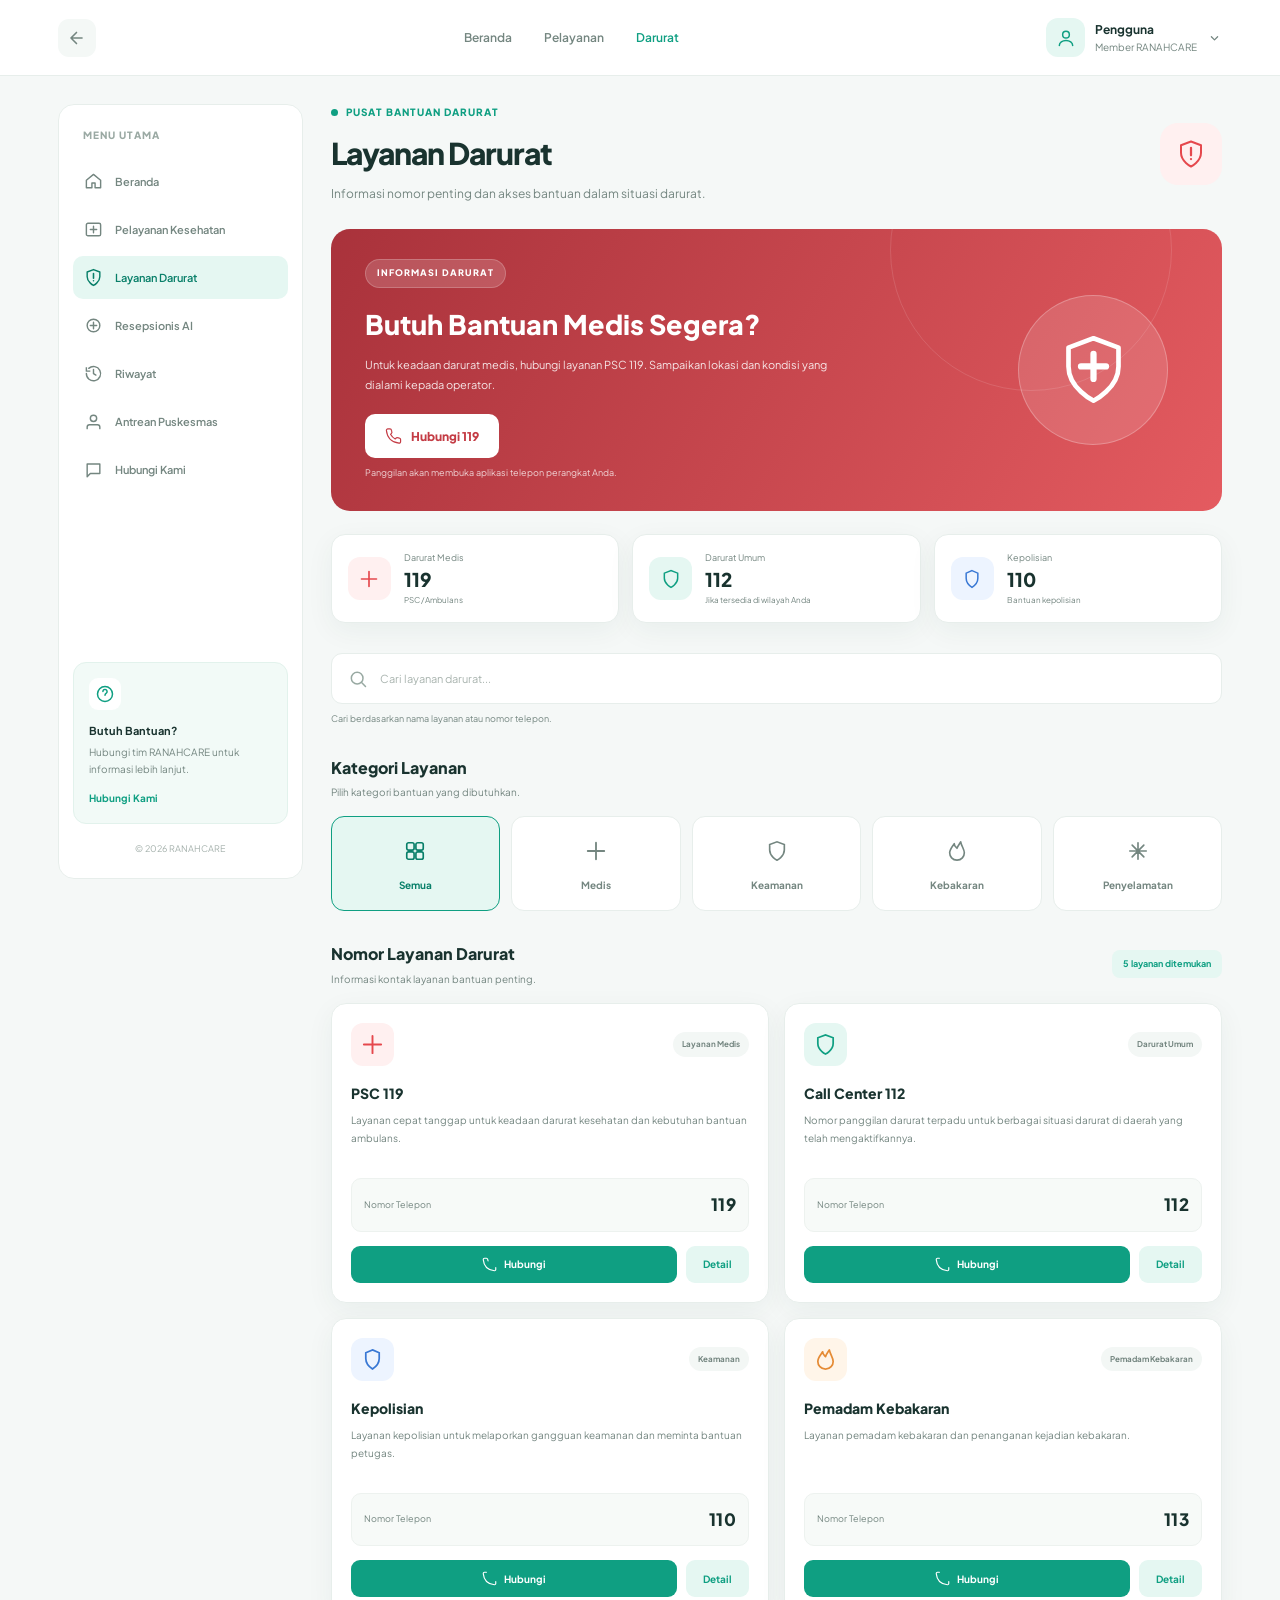
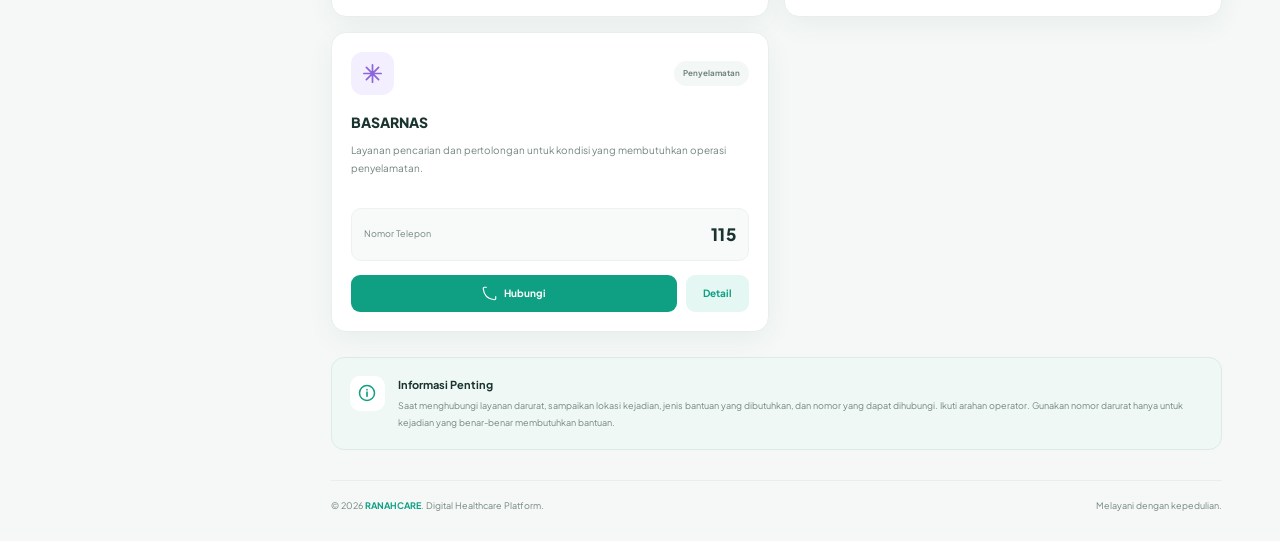
<file: frontend/pages/darurat.html>
<!doctype html>
<html lang="id">
  <head>
    <meta charset="UTF-8" />
    <meta name="viewport" content="width=device-width, initial-scale=1.0" />

    <meta
      name="description"
      content="RANAHCARE - Pusat Informasi Layanan Darurat Kesehatan"
    />

    <title>Layanan Darurat | RANAHCARE</title>

    <!-- GOOGLE FONT -->
    <link rel="preconnect" href="https://fonts.googleapis.com" />
    <link rel="preconnect" href="https://fonts.gstatic.com" crossorigin />

    <link
      href="https://fonts.googleapis.com/css2?family=Plus+Jakarta+Sans:wght@400;500;600;700;800&display=swap"
      rel="stylesheet"
    />

    <!-- CSS -->
    <link rel="stylesheet" href="../pages/css/darurat.css" />
    <link rel="stylesheet" href="../css/auth-ui.css" />
  </head>

  <body>
    <!-- NAVBAR -->
    <header class="navbar">
      <div class="navbar-left">
        <a
          href="dashboard.html"
          class="back-button"
          aria-label="Kembali ke dashboard"
        >
          <svg viewBox="0 0 24 24" fill="none">
            <path
              d="M19 12H5M12 19L5 12L12 5"
              stroke="currentColor"
              stroke-width="2"
              stroke-linecap="round"
              stroke-linejoin="round"
            />
          </svg>
        </a>
      </div>

      <nav class="nav-menu" aria-label="Navigasi utama">
        <a href="dashboard.html">Beranda</a>
        <a href="pelayanan.html">Pelayanan</a>
        <a href="darurat.html" class="active">Darurat</a>
      </nav>

      <!-- PROFILE -->
      <div class="profile-wrapper">
        <button class="profile-button" type="button" aria-expanded="false">
          <div class="profile-avatar">
            <svg viewBox="0 0 24 24" fill="none">
              <circle
                cx="12"
                cy="8"
                r="4"
                stroke="currentColor"
                stroke-width="1.8"
              />
              <path
                d="M4 21C4 17.686 7.582 15 12 15C16.418 15 20 17.686 20 21"
                stroke="currentColor"
                stroke-width="1.8"
                stroke-linecap="round"
              />
            </svg>
          </div>

          <div class="profile-info">
            <strong>Pengguna</strong>
            <span>Member RANAHCARE</span>
          </div>

          <svg class="dropdown-arrow" viewBox="0 0 24 24" fill="none">
            <path
              d="M7 10L12 15L17 10"
              stroke="currentColor"
              stroke-width="2"
              stroke-linecap="round"
              stroke-linejoin="round"
            />
          </svg>
        </button>

        <div class="profile-dropdown">
          <a href="profil.html">Profil Saya</a>
          <a href="contact.html">Hubungi Kami</a>

          <div class="dropdown-divider"></div>

          <a href="index.html" class="logout-link" data-logout>Keluar</a>
        </div>
      </div>
    </header>

    <!-- MAIN -->
    <main class="app-container">
      <div class="main-content">
        <!-- SIDEBAR -->
        <aside class="sidebar">
          <div class="sidebar-title">MENU UTAMA</div>

          <nav class="sidebar-menu" aria-label="Menu halaman">
            <a href="dashboard.html" class="sidebar-item">
              <span class="sidebar-icon">
                <svg viewBox="0 0 24 24" fill="none">
                  <path
                    d="M3 10.5L12 3L21 10.5V20H14V14H10V20H3V10.5Z"
                    stroke="currentColor"
                    stroke-width="1.8"
                    stroke-linejoin="round"
                  />
                </svg>
              </span>

              <span>Beranda</span>
            </a>

            <a href="pelayanan.html" class="sidebar-item">
              <span class="sidebar-icon">
                <svg viewBox="0 0 24 24" fill="none">
                  <rect
                    x="3"
                    y="4"
                    width="18"
                    height="16"
                    rx="2"
                    stroke="currentColor"
                    stroke-width="1.8"
                  />

                  <path
                    d="M12 8V16M8 12H16"
                    stroke="currentColor"
                    stroke-width="1.8"
                    stroke-linecap="round"
                  />
                </svg>
              </span>

              <span>Pelayanan Kesehatan</span>
            </a>

            <a href="darurat.html" class="sidebar-item active">
              <span class="sidebar-icon">
                <svg viewBox="0 0 24 24" fill="none">
                  <path
                    d="M12 22S20 18 20 11V5L12 2L4 5V11C4 18 12 22 12 22Z"
                    stroke="currentColor"
                    stroke-width="1.8"
                    stroke-linejoin="round"
                  />

                  <path
                    d="M12 7V13M12 16H12.01"
                    stroke="currentColor"
                    stroke-width="2"
                    stroke-linecap="round"
                  />
                </svg>
              </span>

              <span>Layanan Darurat</span>
            </a>

            <a href="resepsionis.html" class="sidebar-item">
              <span class="sidebar-icon">
                <svg viewBox="0 0 24 24" fill="none">
                  <circle
                    cx="12"
                    cy="12"
                    r="8"
                    stroke="currentColor"
                    stroke-width="1.8"
                  />

                  <path
                    d="M12 8V16M8 12H16"
                    stroke="currentColor"
                    stroke-width="1.8"
                    stroke-linecap="round"
                  />
                </svg>
              </span>

              <span>Resepsionis AI</span>
            </a>

            <a href="riwayat.html" class="sidebar-item">
              <span class="sidebar-icon">
                <svg viewBox="0 0 24 24" fill="none">
                  <path
                    d="M3 12A9 9 0 1 0 6 5.5"
                    stroke="currentColor"
                    stroke-width="1.8"
                    stroke-linecap="round"
                  />

                  <path
                    d="M3 4V9H8"
                    stroke="currentColor"
                    stroke-width="1.8"
                    stroke-linejoin="round"
                  />

                  <path
                    d="M12 7V12L15 14"
                    stroke="currentColor"
                    stroke-width="1.8"
                    stroke-linecap="round"
                  />
                </svg>
              </span>

              <span>Riwayat</span>
            </a>

            <a href="antrean.html" class="sidebar-item">
              <span class="sidebar-icon">
                <svg viewBox="0 0 24 24" fill="none">
                  <circle
                    cx="12"
                    cy="8"
                    r="4"
                    stroke="currentColor"
                    stroke-width="1.8"
                  />

                  <path
                    d="M4 21V19C4 17.3431 5.34315 16 7 16H17C18.6569 16 20 17.3431 20 19V21"
                    stroke="currentColor"
                    stroke-width="1.8"
                    stroke-linecap="round"
                  />
                </svg>
              </span>

              <span>Antrean Puskesmas</span>
            </a>

            <a href="contact.html" class="sidebar-item">
              <span class="sidebar-icon">
                <svg viewBox="0 0 24 24" fill="none">
                  <path
                    d="M4 5H20V17H8L4 21V5Z"
                    stroke="currentColor"
                    stroke-width="1.8"
                    stroke-linejoin="round"
                  />
                </svg>
              </span>

              <span>Hubungi Kami</span>
            </a>
          </nav>

          <!-- SIDEBAR HELP -->
          <div class="sidebar-bottom">
            <div class="help-box">
              <div class="help-icon">
                <svg viewBox="0 0 24 24" fill="none">
                  <circle
                    cx="12"
                    cy="12"
                    r="9"
                    stroke="currentColor"
                    stroke-width="1.8"
                  />

                  <path
                    d="M9.5 9A2.5 2.5 0 1 1 13.5 11C12.5 11.7 12 12.2 12 13.5"
                    stroke="currentColor"
                    stroke-width="1.8"
                    stroke-linecap="round"
                  />

                  <path
                    d="M12 17H12.01"
                    stroke="currentColor"
                    stroke-width="2"
                  />
                </svg>
              </div>

              <strong>Butuh Bantuan?</strong>

              <p>Hubungi tim RANAHCARE untuk informasi lebih lanjut.</p>

              <a href="contact.html">Hubungi Kami</a>
            </div>

            <div class="sidebar-footer">© 2026 RANAHCARE</div>
          </div>
        </aside>

        <!-- CONTENT -->
        <section class="content">
          <!-- PAGE HEADING -->
          <div class="page-heading">
            <div>
              <div class="eyebrow">
                <span class="eyebrow-dot"></span>
                PUSAT BANTUAN DARURAT
              </div>

              <h1>Layanan Darurat</h1>

              <p>
                Informasi nomor penting dan akses bantuan dalam situasi darurat.
              </p>
            </div>

            <div class="heading-icon">
              <svg viewBox="0 0 24 24" fill="none">
                <path
                  d="M12 22S20 18 20 11V5L12 2L4 5V11C4 18 12 22 12 22Z"
                  stroke="currentColor"
                  stroke-width="1.6"
                  stroke-linejoin="round"
                />

                <path
                  d="M12 7V13M12 16H12.01"
                  stroke="currentColor"
                  stroke-width="1.8"
                  stroke-linecap="round"
                />
              </svg>
            </div>
          </div>

          <!-- EMERGENCY BANNER -->
          <section class="emergency-banner">
            <div class="emergency-banner-content">
              <span class="emergency-badge"> INFORMASI DARURAT </span>

              <h2>Butuh Bantuan Medis Segera?</h2>

              <p>
                Untuk keadaan darurat medis, hubungi layanan PSC 119. Sampaikan
                lokasi dan kondisi yang dialami kepada operator.
              </p>

              <a href="tel:119" class="emergency-call-button">
                <svg viewBox="0 0 24 24" fill="none">
                  <path
                    d="M22 16.92V20A2 2 0 0 1 19.82 22C9.72 21.04 2.96 14.28 2 4.18A2 2 0 0 1 4 2H7.08A2 2 0 0 1 9.06 3.71L9.7 6.27A2 2 0 0 1 9.14 8.31L7.8 9.65A16 16 0 0 0 14.35 16.2L15.69 14.86A2 2 0 0 1 17.73 14.3L20.29 14.94A2 2 0 0 1 22 16.92Z"
                    stroke="currentColor"
                    stroke-width="1.7"
                    stroke-linecap="round"
                    stroke-linejoin="round"
                  />
                </svg>

                Hubungi 119
              </a>

              <span class="call-note">
                Panggilan akan membuka aplikasi telepon perangkat Anda.
              </span>
            </div>

            <div class="emergency-illustration">
              <div class="illustration-circle">
                <svg viewBox="0 0 24 24" fill="none">
                  <path
                    d="M12 22S20 18 20 11V5L12 2L4 5V11C4 18 12 22 12 22Z"
                    stroke="currentColor"
                    stroke-width="1.5"
                    stroke-linejoin="round"
                  />

                  <path
                    d="M12 7V15M8 11H16"
                    stroke="currentColor"
                    stroke-width="2"
                    stroke-linecap="round"
                  />
                </svg>
              </div>
            </div>
          </section>

          <!-- QUICK INFORMATION -->
          <section class="quick-info">
            <div class="quick-info-card">
              <div class="quick-icon medical">
                <svg viewBox="0 0 24 24" fill="none">
                  <path
                    d="M12 3V21M3 12H21"
                    stroke="currentColor"
                    stroke-width="2"
                    stroke-linecap="round"
                  />
                </svg>
              </div>

              <div>
                <span>Darurat Medis</span>
                <strong>119</strong>
                <small>PSC / Ambulans</small>
              </div>
            </div>

            <div class="quick-info-card">
              <div class="quick-icon general">
                <svg viewBox="0 0 24 24" fill="none">
                  <path
                    d="M12 22S20 18 20 11V5L12 2L4 5V11C4 18 12 22 12 22Z"
                    stroke="currentColor"
                    stroke-width="1.8"
                  />
                </svg>
              </div>

              <div>
                <span>Darurat Umum</span>
                <strong>112</strong>
                <small>Jika tersedia di wilayah Anda</small>
              </div>
            </div>

            <div class="quick-info-card">
              <div class="quick-icon police">
                <svg viewBox="0 0 24 24" fill="none">
                  <path
                    d="M12 2L19 5V11C19 16 15 20 12 22C9 20 5 16 5 11V5L12 2Z"
                    stroke="currentColor"
                    stroke-width="1.8"
                  />
                </svg>
              </div>

              <div>
                <span>Kepolisian</span>
                <strong>110</strong>
                <small>Bantuan kepolisian</small>
              </div>
            </div>
          </section>

          <!-- SEARCH -->
          <section class="search-section">
            <div class="search-box">
              <svg class="search-icon" viewBox="0 0 24 24" fill="none">
                <circle
                  cx="11"
                  cy="11"
                  r="7"
                  stroke="currentColor"
                  stroke-width="1.8"
                />

                <path
                  d="M16 16L21 21"
                  stroke="currentColor"
                  stroke-width="1.8"
                  stroke-linecap="round"
                />
              </svg>

              <input
                type="search"
                id="searchInput"
                placeholder="Cari layanan darurat..."
                aria-label="Cari layanan darurat"
              />
            </div>

            <span class="search-description">
              Cari berdasarkan nama layanan atau nomor telepon.
            </span>
          </section>

          <!-- CATEGORY -->
          <section class="category-section">
            <div class="section-heading">
              <div>
                <h2>Kategori Layanan</h2>
                <p>Pilih kategori bantuan yang dibutuhkan.</p>
              </div>
            </div>

            <div class="category-list">
              <button
                class="category-card active"
                data-category="semua"
                type="button"
              >
                <span class="category-icon">
                  <svg viewBox="0 0 24 24" fill="none">
                    <rect
                      x="3"
                      y="3"
                      width="8"
                      height="8"
                      rx="2"
                      stroke="currentColor"
                      stroke-width="1.8"
                    />
                    <rect
                      x="13"
                      y="3"
                      width="8"
                      height="8"
                      rx="2"
                      stroke="currentColor"
                      stroke-width="1.8"
                    />
                    <rect
                      x="3"
                      y="13"
                      width="8"
                      height="8"
                      rx="2"
                      stroke="currentColor"
                      stroke-width="1.8"
                    />
                    <rect
                      x="13"
                      y="13"
                      width="8"
                      height="8"
                      rx="2"
                      stroke="currentColor"
                      stroke-width="1.8"
                    />
                  </svg>
                </span>

                <span>Semua</span>
              </button>

              <button class="category-card" data-category="medis" type="button">
                <span class="category-icon">
                  <svg viewBox="0 0 24 24" fill="none">
                    <path
                      d="M12 3V21M3 12H21"
                      stroke="currentColor"
                      stroke-width="2"
                      stroke-linecap="round"
                    />
                  </svg>
                </span>

                <span>Medis</span>
              </button>

              <button
                class="category-card"
                data-category="keamanan"
                type="button"
              >
                <span class="category-icon">
                  <svg viewBox="0 0 24 24" fill="none">
                    <path
                      d="M12 22S20 18 20 11V5L12 2L4 5V11C4 18 12 22 12 22Z"
                      stroke="currentColor"
                      stroke-width="1.8"
                    />
                  </svg>
                </span>

                <span>Keamanan</span>
              </button>

              <button
                class="category-card"
                data-category="kebakaran"
                type="button"
              >
                <span class="category-icon">
                  <svg viewBox="0 0 24 24" fill="none">
                    <path
                      d="M12 22C7 22 4 18 4 14C4 10 7 7 9 4C9 7 11 8 12 9C13 6 15 4 16 2C17 7 20 10 20 14C20 18 17 22 12 22Z"
                      stroke="currentColor"
                      stroke-width="1.8"
                      stroke-linejoin="round"
                    />
                  </svg>
                </span>

                <span>Kebakaran</span>
              </button>

              <button
                class="category-card"
                data-category="penyelamatan"
                type="button"
              >
                <span class="category-icon">
                  <svg viewBox="0 0 24 24" fill="none">
                    <path
                      d="M12 3V21M3 12H21M5.64 5.64L18.36 18.36M18.36 5.64L5.64 18.36"
                      stroke="currentColor"
                      stroke-width="1.8"
                      stroke-linecap="round"
                    />
                  </svg>
                </span>

                <span>Penyelamatan</span>
              </button>
            </div>
          </section>

          <!-- EMERGENCY CONTACTS -->
          <section class="service-section">
            <div class="section-heading">
              <div>
                <h2>Nomor Layanan Darurat</h2>
                <p>Informasi kontak layanan bantuan penting.</p>
              </div>

              <span class="result-count">5 layanan ditemukan</span>
            </div>

            <div class="service-grid">
              <!-- MEDIS -->
              <article class="service-card" data-category="medis">
                <div class="service-card-top">
                  <div class="service-icon medical">
                    <svg viewBox="0 0 24 24" fill="none">
                      <path
                        d="M12 3V21M3 12H21"
                        stroke="currentColor"
                        stroke-width="2"
                        stroke-linecap="round"
                      />
                    </svg>
                  </div>

                  <span class="service-status">Layanan Medis</span>
                </div>

                <h3>PSC 119</h3>

                <p class="service-description">
                  Layanan cepat tanggap untuk keadaan darurat kesehatan dan
                  kebutuhan bantuan ambulans.
                </p>

                <div class="service-number">
                  <span>Nomor Telepon</span>
                  <strong>119</strong>
                </div>

                <div class="service-actions">
                  <a href="tel:119" class="call-button">
                    <svg viewBox="0 0 24 24" fill="none">
                      <path
                        d="M22 16.92V20A2 2 0 0 1 19.82 22C9.72 21.04 2.96 14.28 2 4.18A2 2 0 0 1 4 2H7.08A2 2 0 0 1 9.06 3.71L9.7 6.27"
                        stroke="currentColor"
                        stroke-width="1.8"
                        stroke-linecap="round"
                      />
                    </svg>
                    Hubungi
                  </a>

                  <button class="detail-button" type="button">Detail</button>
                </div>
              </article>

              <!-- UMUM -->
              <article class="service-card" data-category="keamanan">
                <div class="service-card-top">
                  <div class="service-icon general">
                    <svg viewBox="0 0 24 24" fill="none">
                      <path
                        d="M12 22S20 18 20 11V5L12 2L4 5V11C4 18 12 22 12 22Z"
                        stroke="currentColor"
                        stroke-width="1.8"
                      />
                    </svg>
                  </div>

                  <span class="service-status">Darurat Umum</span>
                </div>

                <h3>Call Center 112</h3>

                <p class="service-description">
                  Nomor panggilan darurat terpadu untuk berbagai situasi darurat
                  di daerah yang telah mengaktifkannya.
                </p>

                <div class="service-number">
                  <span>Nomor Telepon</span>
                  <strong>112</strong>
                </div>

                <div class="service-actions">
                  <a href="tel:112" class="call-button">
                    <svg viewBox="0 0 24 24" fill="none">
                      <path
                        d="M22 16.92V20A2 2 0 0 1 19.82 22C9.72 21.04 2.96 14.28 2 4.18A2 2 0 0 1 4 2H7.08"
                        stroke="currentColor"
                        stroke-width="1.8"
                        stroke-linecap="round"
                      />
                    </svg>
                    Hubungi
                  </a>

                  <button class="detail-button" type="button">Detail</button>
                </div>
              </article>

              <!-- POLISI -->
              <article class="service-card" data-category="keamanan">
                <div class="service-card-top">
                  <div class="service-icon police">
                    <svg viewBox="0 0 24 24" fill="none">
                      <path
                        d="M12 2L19 5V11C19 16 15 20 12 22C9 20 5 16 5 11V5L12 2Z"
                        stroke="currentColor"
                        stroke-width="1.8"
                      />
                    </svg>
                  </div>

                  <span class="service-status">Keamanan</span>
                </div>

                <h3>Kepolisian</h3>

                <p class="service-description">
                  Layanan kepolisian untuk melaporkan gangguan keamanan dan
                  meminta bantuan petugas.
                </p>

                <div class="service-number">
                  <span>Nomor Telepon</span>
                  <strong>110</strong>
                </div>

                <div class="service-actions">
                  <a href="tel:110" class="call-button">
                    <svg viewBox="0 0 24 24" fill="none">
                      <path
                        d="M22 16.92V20A2 2 0 0 1 19.82 22C9.72 21.04 2.96 14.28 2 4.18A2 2 0 0 1 4 2H7.08"
                        stroke="currentColor"
                        stroke-width="1.8"
                        stroke-linecap="round"
                      />
                    </svg>
                    Hubungi
                  </a>

                  <button class="detail-button" type="button">Detail</button>
                </div>
              </article>

              <!-- DAMKAR -->
              <article class="service-card" data-category="kebakaran">
                <div class="service-card-top">
                  <div class="service-icon fire">
                    <svg viewBox="0 0 24 24" fill="none">
                      <path
                        d="M12 22C7 22 4 18 4 14C4 10 7 7 9 4C9 7 11 8 12 9C13 6 15 4 16 2C17 7 20 10 20 14C20 18 17 22 12 22Z"
                        stroke="currentColor"
                        stroke-width="1.8"
                        stroke-linejoin="round"
                      />
                    </svg>
                  </div>

                  <span class="service-status">Pemadam Kebakaran</span>
                </div>

                <h3>Pemadam Kebakaran</h3>

                <p class="service-description">
                  Layanan pemadam kebakaran dan penanganan kejadian kebakaran.
                </p>

                <div class="service-number">
                  <span>Nomor Telepon</span>
                  <strong>113</strong>
                </div>

                <div class="service-actions">
                  <a href="tel:113" class="call-button">
                    <svg viewBox="0 0 24 24" fill="none">
                      <path
                        d="M22 16.92V20A2 2 0 0 1 19.82 22C9.72 21.04 2.96 14.28 2 4.18A2 2 0 0 1 4 2H7.08"
                        stroke="currentColor"
                        stroke-width="1.8"
                        stroke-linecap="round"
                      />
                    </svg>
                    Hubungi
                  </a>

                  <button class="detail-button" type="button">Detail</button>
                </div>
              </article>

              <!-- BASARNAS -->
              <article class="service-card" data-category="penyelamatan">
                <div class="service-card-top">
                  <div class="service-icon rescue">
                    <svg viewBox="0 0 24 24" fill="none">
                      <path
                        d="M12 3V21M3 12H21M5.64 5.64L18.36 18.36M18.36 5.64L5.64 18.36"
                        stroke="currentColor"
                        stroke-width="1.8"
                        stroke-linecap="round"
                      />
                    </svg>
                  </div>

                  <span class="service-status">Penyelamatan</span>
                </div>

                <h3>BASARNAS</h3>

                <p class="service-description">
                  Layanan pencarian dan pertolongan untuk kondisi yang
                  membutuhkan operasi penyelamatan.
                </p>

                <div class="service-number">
                  <span>Nomor Telepon</span>
                  <strong>115</strong>
                </div>

                <div class="service-actions">
                  <a href="tel:115" class="call-button">
                    <svg viewBox="0 0 24 24" fill="none">
                      <path
                        d="M22 16.92V20A2 2 0 0 1 19.82 22C9.72 21.04 2.96 14.28 2 4.18A2 2 0 0 1 4 2H7.08"
                        stroke="currentColor"
                        stroke-width="1.8"
                        stroke-linecap="round"
                      />
                    </svg>
                    Hubungi
                  </a>

                  <button class="detail-button" type="button">Detail</button>
                </div>
              </article>
            </div>

            <!-- EMPTY STATE -->
            <div class="empty-state" hidden>
              <div class="empty-icon">
                <svg viewBox="0 0 24 24" fill="none">
                  <circle
                    cx="11"
                    cy="11"
                    r="7"
                    stroke="currentColor"
                    stroke-width="1.8"
                  />

                  <path
                    d="M16 16L21 21"
                    stroke="currentColor"
                    stroke-width="1.8"
                    stroke-linecap="round"
                  />
                </svg>
              </div>

              <h3>Layanan Tidak Ditemukan</h3>

              <p>Coba kata kunci atau kategori yang berbeda.</p>
            </div>
          </section>

          <!-- INFORMATION -->
          <section class="safety-information">
            <div class="safety-icon">
              <svg viewBox="0 0 24 24" fill="none">
                <circle
                  cx="12"
                  cy="12"
                  r="9"
                  stroke="currentColor"
                  stroke-width="1.8"
                />

                <path
                  d="M12 11V16M12 8H12.01"
                  stroke="currentColor"
                  stroke-width="2"
                  stroke-linecap="round"
                />
              </svg>
            </div>

            <div>
              <h3>Informasi Penting</h3>

              <p>
                Saat menghubungi layanan darurat, sampaikan lokasi kejadian,
                jenis bantuan yang dibutuhkan, dan nomor yang dapat dihubungi.
                Ikuti arahan operator. Gunakan nomor darurat hanya untuk
                kejadian yang benar-benar membutuhkan bantuan.
              </p>
            </div>
          </section>

          <!-- FOOTER -->
          <footer class="page-footer">
            <p>
              © 2026 <strong>RANAHCARE</strong>. Digital Healthcare Platform.
            </p>

            <span>Melayani dengan kepedulian.</span>
          </footer>
        </section>
      </div>
    </main>

    <!-- MODAL DETAIL -->
    <div class="modal-overlay" role="presentation">
      <div
        class="modal-box"
        role="dialog"
        aria-modal="true"
        aria-labelledby="modalTitle"
      >
        <button class="close-modal" type="button" aria-label="Tutup modal">
          <svg viewBox="0 0 24 24" fill="none">
            <path
              d="M18 6L6 18M6 6L18 18"
              stroke="currentColor"
              stroke-width="2"
              stroke-linecap="round"
            />
          </svg>
        </button>

        <div class="modal-icon">
          <svg viewBox="0 0 24 24" fill="none">
            <path
              d="M12 3V21M3 12H21"
              stroke="currentColor"
              stroke-width="2"
              stroke-linecap="round"
            />
          </svg>
        </div>

        <span class="modal-category">Layanan Darurat</span>

        <h2 id="modalTitle" class="modal-title">Informasi Layanan</h2>

        <p class="modal-description">Informasi layanan darurat.</p>

        <div class="modal-number">
          <span>Nomor Telepon</span>
          <strong>119</strong>
        </div>

        <a href="tel:119" class="modal-call-button"> Hubungi Layanan </a>
      </div>
    </div>

    <!-- JAVASCRIPT -->
    <script src="../js/auth.js"></script>
    <script src="../js/auth-ui.js"></script>
    <script src="../js/darurat.js"></script>
  </body>
</html>
</file>
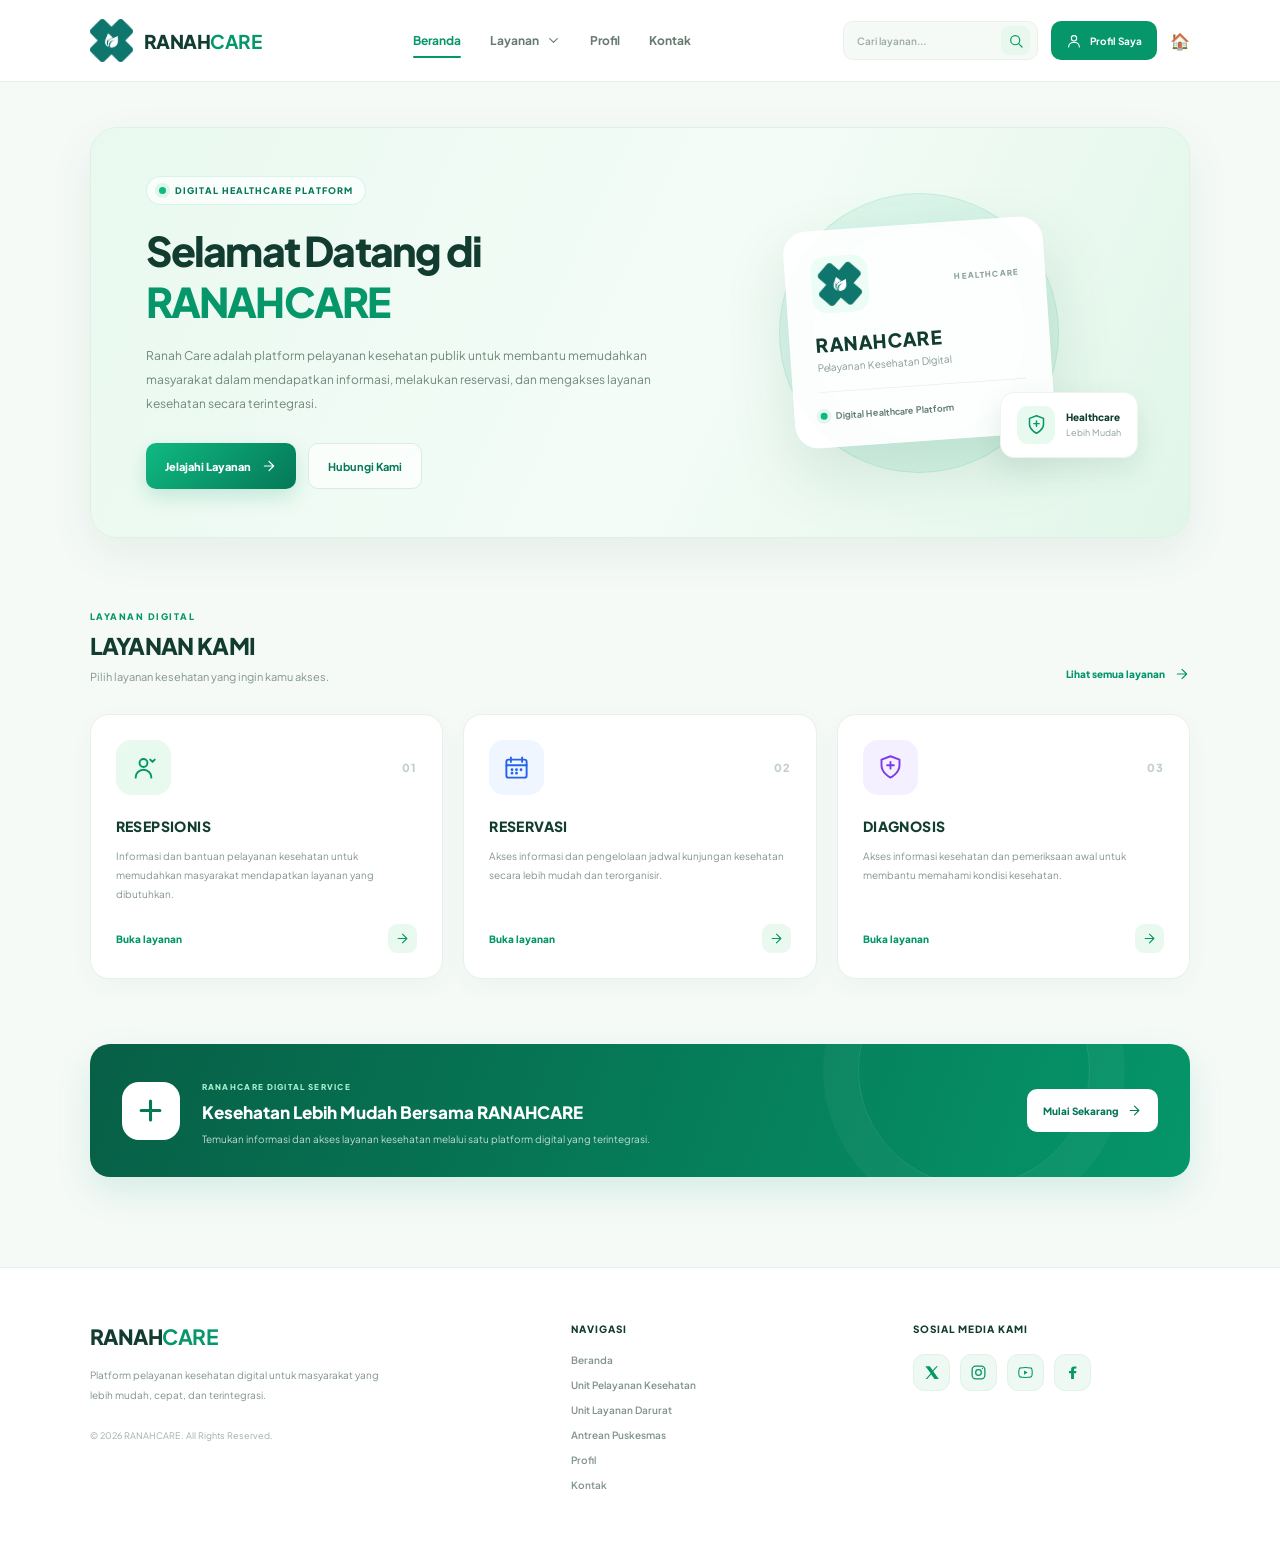
<file: frontend/pages/dashboard.html>
<!doctype html>
<html lang="id">
  <head>
    <meta charset="UTF-8" />
    <meta name="viewport" content="width=device-width, initial-scale=1.0" />

    <meta name="description" content="RANAHCARE Digital Healthcare Platform" />

    <title>Dashboard | RANAHCARE</title>

    <!-- GOOGLE FONT -->
    <link rel="preconnect" href="https://fonts.googleapis.com" />
    <link rel="preconnect" href="https://fonts.gstatic.com" crossorigin />

    <link
      href="https://fonts.googleapis.com/css2?family=Plus+Jakarta+Sans:wght@400;500;600;700;800&display=swap"
      rel="stylesheet"
    />

    <!-- CSS -->
    <link rel="stylesheet" href="../css/global.css" />
    <link rel="stylesheet" href="../css/dashboard.css" />
    <link rel="stylesheet" href="../css/auth-ui.css" />
  </head>

  <body>
    <!-- =========================================
         NAVBAR
    ========================================== -->

    <header class="main-navbar">
      <!-- LOGO -->
      <a href="dashboard.html" class="navbar-brand">
        <img src="../assets/1.png" alt="Logo RANAHCARE" />

        <span> RANAH<strong>CARE</strong> </span>
      </a>

      <!-- NAVIGATION -->
      <nav class="navbar-menu" aria-label="Navigasi utama">
        <a href="dashboard.html" class="menu-link active"> Beranda </a>

        <!-- DROPDOWN LAYANAN -->
        <details class="menu-dropdown">
          <summary class="menu-link dropdown-toggle">
            Layanan

            <svg
              class="dropdown-arrow"
              viewBox="0 0 24 24"
              fill="none"
              aria-hidden="true"
            >
              <path
                d="M6 9L12 15L18 9"
                stroke="currentColor"
                stroke-width="1.8"
                stroke-linecap="round"
                stroke-linejoin="round"
              />
            </svg>
          </summary>

          <div class="dropdown-content">
            <a href="pelayanan.html">
              <svg viewBox="0 0 24 24" fill="none" aria-hidden="true">
                <path
                  d="M3 21V7L12 3L21 7V21H3Z"
                  stroke="currentColor"
                  stroke-width="1.7"
                  stroke-linejoin="round"
                />
                <path
                  d="M9 21V14H15V21M12 8V12M10 10H14"
                  stroke="currentColor"
                  stroke-width="1.7"
                  stroke-linecap="round"
                />
              </svg>

              Unit Pelayanan Kesehatan
            </a>

            <a href="darurat.html">
              <svg viewBox="0 0 24 24" fill="none" aria-hidden="true">
                <path
                  d="M12 22S20 18 20 12V5L12 2L4 5V12C4 18 12 22 12 22Z"
                  stroke="currentColor"
                  stroke-width="1.7"
                  stroke-linejoin="round"
                />
                <path
                  d="M12 8V14M9 11H15"
                  stroke="currentColor"
                  stroke-width="1.7"
                  stroke-linecap="round"
                />
              </svg>

              Unit Layanan Darurat
            </a>

            <a href="antrean.html">
              <svg viewBox="0 0 24 24" fill="none" aria-hidden="true">
                <circle
                  cx="12"
                  cy="8"
                  r="4"
                  stroke="currentColor"
                  stroke-width="1.7"
                />
                <path
                  d="M4 21V19C4 17.3431 5.34315 16 7 16H17C18.6569 16 20 17.3431 20 19V21"
                  stroke="currentColor"
                  stroke-width="1.7"
                  stroke-linecap="round"
                />
              </svg>

              Antrean Puskesmas
            </a>

            <a href="contact.html">
              <svg viewBox="0 0 24 24" fill="none" aria-hidden="true">
                <path
                  d="M4 5H20V19H4V5Z"
                  stroke="currentColor"
                  stroke-width="1.7"
                  stroke-linejoin="round"
                />
                <path
                  d="M4 7L12 13L20 7"
                  stroke="currentColor"
                  stroke-width="1.7"
                  stroke-linecap="round"
                  stroke-linejoin="round"
                />
              </svg>

              Contact
            </a>
          </div>
        </details>

        <a href="profil.html" class="menu-link"> Profil </a>

        <a href="contact.html" class="menu-link"> Kontak </a>
      </nav>

      <!-- NAVBAR ACTIONS -->
      <div class="navbar-actions">
        <!-- SEARCH -->
        <form class="navbar-search" id="searchForm">
          <input
            type="search"
            id="searchInput"
            placeholder="Cari layanan..."
            autocomplete="off"
            aria-label="Cari layanan"
          />

          <button type="submit" aria-label="Cari">
            <svg viewBox="0 0 24 24" fill="none" aria-hidden="true">
              <circle
                cx="10.8"
                cy="10.8"
                r="6.8"
                stroke="currentColor"
                stroke-width="1.8"
              />

              <path
                d="M16 16L21 21"
                stroke="currentColor"
                stroke-width="1.8"
                stroke-linecap="round"
              />
            </svg>
          </button>
        </form>

        <!-- PROFILE BUTTON -->
        <a href="profil.html" class="profile-button">
          <svg viewBox="0 0 24 24" fill="none" aria-hidden="true">
            <circle
              cx="12"
              cy="8"
              r="4"
              stroke="currentColor"
              stroke-width="1.7"
            />

            <path
              d="M4 21C4 17.1 7.1 14 11 14H13C16.9 14 20 17.1 20 21"
              stroke="currentColor"
              stroke-width="1.7"
              stroke-linecap="round"
            />
          </svg>

          Profil Saya
        </a>
        <a href="index.html">🏠</a>
      </div>
    </header>

    <!-- =========================================
         MAIN DASHBOARD
    ========================================== -->

    <main class="dashboard-container">
      <!-- =====================================
             HERO SECTION
        ====================================== -->

      <section class="welcome-section">
        <div class="welcome-content">
          <span class="welcome-badge">
            <span class="badge-dot"></span>

            DIGITAL HEALTHCARE PLATFORM
          </span>

          <h1>
            Selamat Datang di
            <span>RANAHCARE</span>
          </h1>

          <p>
            Ranah Care adalah platform pelayanan kesehatan publik untuk membantu
            memudahkan masyarakat dalam mendapatkan informasi, melakukan
            reservasi, dan mengakses layanan kesehatan secara terintegrasi.
          </p>

          <div class="welcome-actions">
            <a href="pelayanan.html" class="hero-primary-button">
              Jelajahi Layanan

              <svg viewBox="0 0 24 24" fill="none" aria-hidden="true">
                <path
                  d="M5 12H19M19 12L12 5M19 12L12 19"
                  stroke="currentColor"
                  stroke-width="1.8"
                  stroke-linecap="round"
                  stroke-linejoin="round"
                />
              </svg>
            </a>

            <a href="contact.html" class="hero-secondary-button">
              Hubungi Kami
            </a>
          </div>
        </div>

        <!-- HERO DECORATION -->

        <div class="welcome-visual">
          <div class="decoration-circle circle-one"></div>
          <div class="decoration-circle circle-two"></div>

          <!-- MEDICAL CARD -->
          <div class="medical-card">
            <div class="medical-card-top">
              <div class="medical-icon">
                <img src="../assets/1.png" alt="Logo RANAHCARE" />
              </div>

              <span class="medical-card-label"> HEALTHCARE </span>
            </div>

            <h3>RANAHCARE</h3>

            <p>Pelayanan Kesehatan Digital</p>

            <div class="medical-divider"></div>

            <div class="medical-status">
              <span class="status-indicator"></span>

              Digital Healthcare Platform
            </div>
          </div>

          <!-- DECORATIVE FLOATING CARD -->
          <div class="floating-health-card">
            <div class="floating-icon">
              <svg viewBox="0 0 24 24" fill="none" aria-hidden="true">
                <path
                  d="M12 22S20 18 20 12V5L12 2L4 5V12C4 18 12 22 12 22Z"
                  stroke="currentColor"
                  stroke-width="1.7"
                  stroke-linejoin="round"
                />

                <path
                  d="M12 8V14M9 11H15"
                  stroke="currentColor"
                  stroke-width="1.7"
                  stroke-linecap="round"
                />
              </svg>
            </div>

            <div>
              <strong>Healthcare</strong>
              <span>Lebih Mudah</span>
            </div>
          </div>
        </div>
      </section>

      <!-- =====================================
             SERVICES SECTION
        ====================================== -->

      <section class="services-section">
        <!-- SECTION HEADING -->
        <div class="section-heading">
          <div>
            <span class="section-eyebrow"> LAYANAN DIGITAL </span>

            <h2>LAYANAN KAMI</h2>

            <p>Pilih layanan kesehatan yang ingin kamu akses.</p>
          </div>

          <a href="pelayanan.html" class="view-all">
            Lihat semua layanan

            <svg viewBox="0 0 24 24" fill="none" aria-hidden="true">
              <path
                d="M5 12H19M19 12L12 5M19 12L12 19"
                stroke="currentColor"
                stroke-width="1.8"
                stroke-linecap="round"
                stroke-linejoin="round"
              />
            </svg>
          </a>
        </div>

        <!-- SERVICE GRID -->
        <div class="service-grid">
          <!-- RESEPSIONIS -->
          <a href="resepsionis.html" class="service-card">
            <div class="service-top">
              <div class="service-icon receptionist-icon">
                <svg viewBox="0 0 24 24" fill="none" aria-hidden="true">
                  <circle
                    cx="12"
                    cy="8"
                    r="3.5"
                    stroke="currentColor"
                    stroke-width="1.7"
                  />

                  <path
                    d="M5 21C5 17.1 8.1 14 12 14C15.9 14 19 17.1 19 21"
                    stroke="currentColor"
                    stroke-width="1.7"
                    stroke-linecap="round"
                  />

                  <path
                    d="M18 5L20 7L22 5"
                    stroke="currentColor"
                    stroke-width="1.7"
                    stroke-linecap="round"
                    stroke-linejoin="round"
                  />
                </svg>
              </div>

              <span class="service-number"> 01 </span>
            </div>

            <h3>RESEPSIONIS</h3>

            <p>
              Informasi dan bantuan pelayanan kesehatan untuk memudahkan
              masyarakat mendapatkan layanan yang dibutuhkan.
            </p>

            <div class="card-action">
              Buka layanan

              <span>
                <svg viewBox="0 0 24 24" fill="none" aria-hidden="true">
                  <path
                    d="M5 12H19M19 12L12 5M19 12L12 19"
                    stroke="currentColor"
                    stroke-width="1.8"
                    stroke-linecap="round"
                    stroke-linejoin="round"
                  />
                </svg>
              </span>
            </div>
          </a>

          <!-- RESERVASI -->
          <a href="reservasi.html" class="service-card">
            <div class="service-top">
              <div class="service-icon reservation-icon">
                <svg viewBox="0 0 24 24" fill="none" aria-hidden="true">
                  <rect
                    x="3"
                    y="5"
                    width="18"
                    height="16"
                    rx="2"
                    stroke="currentColor"
                    stroke-width="1.7"
                  />

                  <path
                    d="M7 3V7M17 3V7M3 10H21"
                    stroke="currentColor"
                    stroke-width="1.7"
                    stroke-linecap="round"
                  />

                  <path
                    d="M8 14H8.01M12 14H12.01M16 14H16.01M8 17H8.01M12 17H12.01"
                    stroke="currentColor"
                    stroke-width="2.5"
                    stroke-linecap="round"
                  />
                </svg>
              </div>

              <span class="service-number"> 02 </span>
            </div>

            <h3>RESERVASI</h3>

            <p>
              Akses informasi dan pengelolaan jadwal kunjungan kesehatan secara
              lebih mudah dan terorganisir.
            </p>

            <div class="card-action">
              Buka layanan

              <span>
                <svg viewBox="0 0 24 24" fill="none" aria-hidden="true">
                  <path
                    d="M5 12H19M19 12L12 5M19 12L12 19"
                    stroke="currentColor"
                    stroke-width="1.8"
                    stroke-linecap="round"
                    stroke-linejoin="round"
                  />
                </svg>
              </span>
            </div>
          </a>

          <!-- DIAGNOSIS -->
          <a href="diagnosis.html" class="service-card">
            <div class="service-top">
              <div class="service-icon diagnosis-icon">
                <svg viewBox="0 0 24 24" fill="none" aria-hidden="true">
                  <path
                    d="M12 21S4 17 4 10V5L12 2L20 5V10C20 17 12 21 12 21Z"
                    stroke="currentColor"
                    stroke-width="1.7"
                    stroke-linejoin="round"
                  />

                  <path
                    d="M12 7V13M9 10H15"
                    stroke="currentColor"
                    stroke-width="1.7"
                    stroke-linecap="round"
                  />
                </svg>
              </div>

              <span class="service-number"> 03 </span>
            </div>

            <h3>DIAGNOSIS</h3>

            <p>
              Akses informasi kesehatan dan pemeriksaan awal untuk membantu
              memahami kondisi kesehatan.
            </p>

            <div class="card-action">
              Buka layanan

              <span>
                <svg viewBox="0 0 24 24" fill="none" aria-hidden="true">
                  <path
                    d="M5 12H19M19 12L12 5M19 12L12 19"
                    stroke="currentColor"
                    stroke-width="1.8"
                    stroke-linecap="round"
                    stroke-linejoin="round"
                  />
                </svg>
              </span>
            </div>
          </a>
        </div>

        <!-- SEARCH FEEDBACK -->
        <p id="searchFeedback" class="search-feedback" aria-live="polite"></p>
      </section>

      <!-- =====================================
             INFORMATION BANNER
        ====================================== -->

      <section class="information-banner">
        <div class="information-icon">
          <svg viewBox="0 0 24 24" fill="none" aria-hidden="true">
            <path
              d="M12 3V21M3 12H21"
              stroke="currentColor"
              stroke-width="3"
              stroke-linecap="round"
            />
          </svg>
        </div>

        <div class="information-content">
          <span class="information-label"> RANAHCARE DIGITAL SERVICE </span>

          <h3>Kesehatan Lebih Mudah Bersama RANAHCARE</h3>

          <p>
            Temukan informasi dan akses layanan kesehatan melalui satu platform
            digital yang terintegrasi.
          </p>
        </div>

        <a href="pelayanan.html" class="information-button">
          Mulai Sekarang

          <svg viewBox="0 0 24 24" fill="none" aria-hidden="true">
            <path
              d="M5 12H19M19 12L12 5M19 12L12 19"
              stroke="currentColor"
              stroke-width="1.8"
              stroke-linecap="round"
              stroke-linejoin="round"
            />
          </svg>
        </a>
      </section>
    </main>

    <!-- =========================================
         FOOTER
    ========================================== -->

    <footer class="dashboard-footer">
      <div class="footer-inner">
        <!-- FOOTER BRAND -->
        <div class="footer-information">
          <a href="dashboard.html" class="footer-brand">
            RANAH<strong>CARE</strong>
          </a>

          <p class="footer-description">
            Platform pelayanan kesehatan digital untuk masyarakat yang lebih
            mudah, cepat, dan terintegrasi.
          </p>

          <span class="copyright">
            © 2026 RANAHCARE. All Rights Reserved.
          </span>
        </div>

        <!-- FOOTER NAVIGATION -->
        <div class="footer-links">
          <h3>NAVIGASI</h3>

          <a href="dashboard.html"> Beranda </a>

          <a href="pelayanan.html"> Unit Pelayanan Kesehatan </a>

          <a href="darurat.html"> Unit Layanan Darurat </a>

          <a href="antrean.html"> Antrean Puskesmas </a>

          <a href="profil.html"> Profil </a>

          <a href="contact.html"> Kontak </a>
        </div>

        <!-- SOCIAL MEDIA -->
        <div class="footer-social">
          <h3>SOSIAL MEDIA KAMI</h3>

          <div class="social-icons">
            <!-- X -->
            <a href="#" aria-label="X">
              <svg viewBox="0 0 24 24" fill="none" aria-hidden="true">
                <path
                  d="M18.9 3H21L14.5 10.4L22.2 21H16.2L11.5 14.7L5.9 21H3.8L10.8 13.1L3.4 3H9.5L13.7 8.8L18.9 3Z"
                  fill="currentColor"
                />
              </svg>
            </a>

            <!-- INSTAGRAM -->
            <a href="#" aria-label="Instagram">
              <svg viewBox="0 0 24 24" fill="none" aria-hidden="true">
                <rect
                  x="3"
                  y="3"
                  width="18"
                  height="18"
                  rx="5"
                  stroke="currentColor"
                  stroke-width="1.8"
                />

                <circle
                  cx="12"
                  cy="12"
                  r="4"
                  stroke="currentColor"
                  stroke-width="1.8"
                />

                <circle cx="17.5" cy="6.5" r="1" fill="currentColor" />
              </svg>
            </a>

            <!-- YOUTUBE -->
            <a href="#" aria-label="YouTube">
              <svg viewBox="0 0 24 24" fill="none" aria-hidden="true">
                <path
                  d="M21 7.5C20.8 6.5 20 5.7 19 5.5C17.2 5 12 5 12 5S6.8 5 5 5.5C4 5.7 3.2 6.5 3 7.5C2.5 9.1 2.5 12 2.5 12S2.5 14.9 3 16.5C3.2 17.5 4 18.3 5 18.5C6.8 19 12 19 12 19S17.2 19 19 18.5C20 18.3 20.8 17.5 21 16.5C21.5 14.9 21.5 12 21.5 12S21.5 9.1 21 7.5Z"
                  stroke="currentColor"
                  stroke-width="1.5"
                />

                <path d="M10 9L15 12L10 15V9Z" fill="currentColor" />
              </svg>
            </a>

            <!-- FACEBOOK -->
            <a href="#" aria-label="Facebook">
              <svg viewBox="0 0 24 24" fill="none" aria-hidden="true">
                <path
                  d="M14 21V13H17L17.5 10H14V8C14 7 14.5 6.5 15.5 6.5H17.5V3.5H14.5C11.5 3.5 10 5.2 10 8V10H7V13H10V21H14Z"
                  fill="currentColor"
                />
              </svg>
            </a>
          </div>
        </div>
      </div>
    </footer>

    <!-- JAVASCRIPT -->
    <script src="../js/auth.js"></script>
    <script src="../js/auth-ui.js"></script>
    <script src="../js/role-router.js"></script>
    <script src="../js/dashboard.js"></script>
  </body>
</html>
</file>
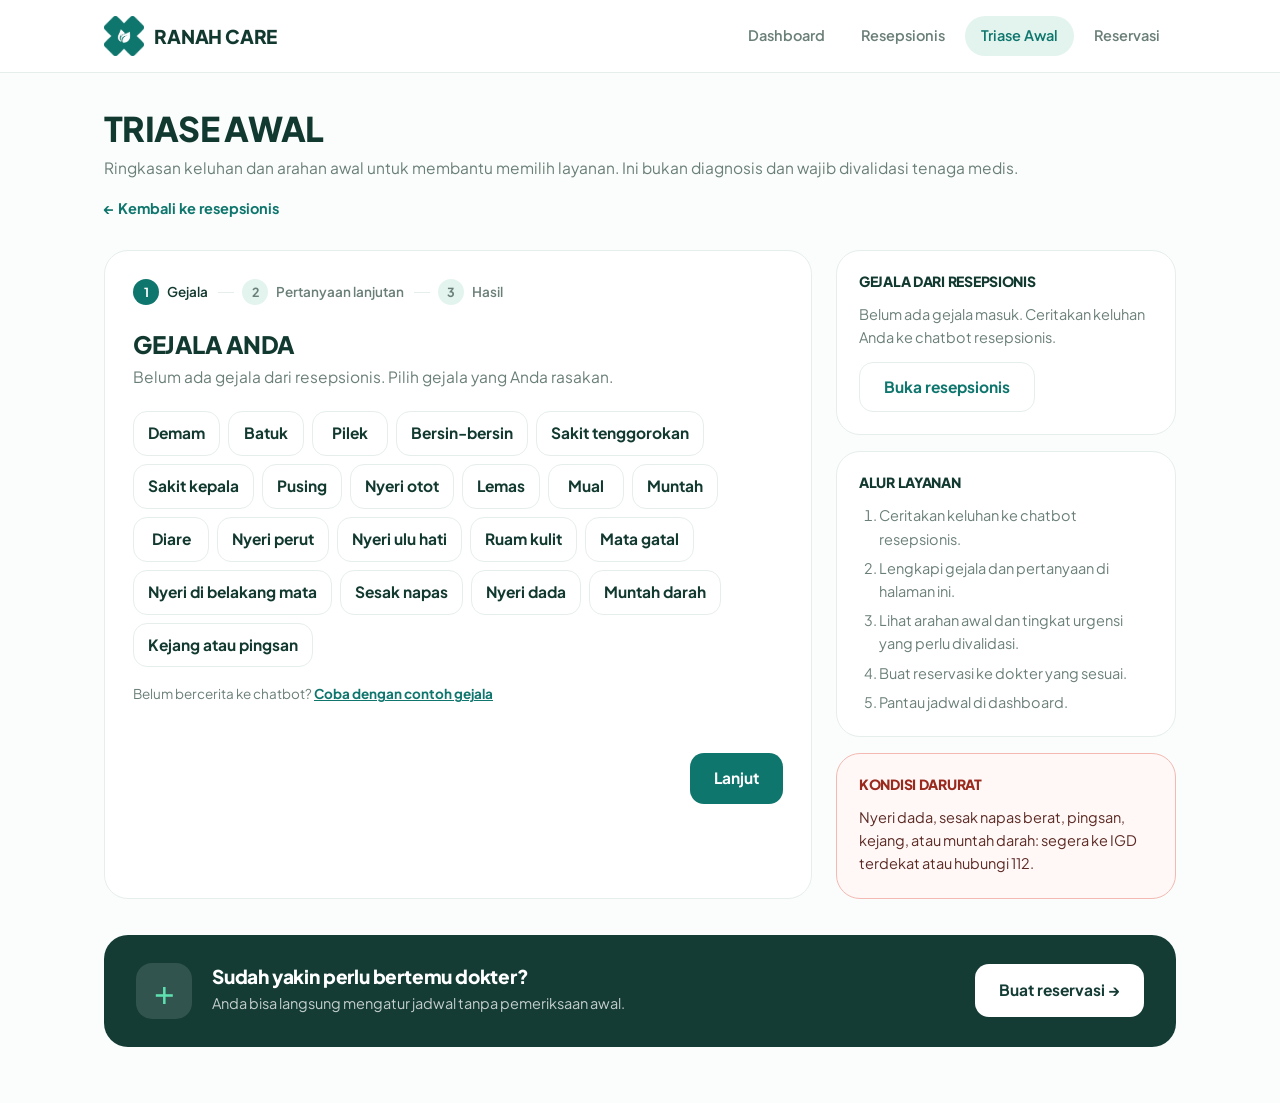
<file: frontend/pages/diagnosis.html>
<!doctype html>
<html lang="id">
  <head>
    <meta charset="utf-8" />
    <meta
      name="viewport"
      content="width=device-width, initial-scale=1, viewport-fit=cover"
    />
    <title>Triase Awal – RANAH CARE</title>
    <link rel="preconnect" href="https://fonts.googleapis.com" />
    <link
      rel="stylesheet"
      href="https://fonts.googleapis.com/css2?family=Plus+Jakarta+Sans:wght@400;500;600;700;800&display=swap"
    />
    <link rel="stylesheet" href="../pages/css/reservasi.css" />
    <link rel="stylesheet" href="../pages/css/diagnosis.css" />
  </head>
  <body>
    <header>
      <div class="bar">
        <a
          class="logo"
          href="dashboard.html"
          aria-label="Ranah Care, ke dashboard"
          ><img
            src="../assets/1.png"
            alt="Ranah Care"
            width="250"
            height="44"
          />
          <span>RANAH CARE</span></a
        >

        <nav aria-label="Menu utama">
          <a href="dashboard.html">Dashboard</a
          ><a href="resepsionis.html">Resepsionis</a
          ><a href="diagnosis.html" aria-current="page">Triase Awal</a
          ><a href="reservasi.html">Reservasi</a>
        </nav>
      </div>
    </header>

    <main>
      <div class="top">
        <div>
          <h1>Triase Awal</h1>
          <p>
            Ringkasan keluhan dan arahan awal untuk membantu memilih layanan.
            Ini bukan diagnosis dan wajib divalidasi tenaga medis.
          </p>
        </div>
        <a class="more" href="resepsionis.html">← Kembali ke resepsionis</a>
      </div>

      <section class="card" aria-live="polite">
        <ol class="steps" id="steps"></ol>
        <div id="body"></div>
      </section>

      <aside>
        <section class="card">
          <h3>Gejala dari resepsionis</h3>
          <div id="src"></div>
        </section>
        <section class="card">
          <h3>Alur layanan</h3>
          <ol class="flow">
            <li>Ceritakan keluhan ke chatbot resepsionis.</li>
            <li>Lengkapi gejala dan pertanyaan di halaman ini.</li>
            <li>Lihat arahan awal dan tingkat urgensi yang perlu divalidasi.</li>
            <li>Buat reservasi ke dokter yang sesuai.</li>
            <li>Pantau jadwal di dashboard.</li>
          </ol>
        </section>
        <section class="card emg">
          <h3>Kondisi darurat</h3>
          <p>
            Nyeri dada, sesak napas berat, pingsan, kejang, atau muntah darah:
            segera ke IGD terdekat atau hubungi 112.
          </p>
        </section>
      </aside>

      <section class="band">
        <div class="pl">+</div>
        <div class="tx">
          <h3>Sudah yakin perlu bertemu dokter?</h3>
          <p>Anda bisa langsung mengatur jadwal tanpa pemeriksaan awal.</p>
        </div>
        <a class="wbtn" href="reservasi.html">Buat reservasi →</a>
      </section>
    </main>

    <script>
      /* Gejala masuk dari chatbot resepsionis lewat dua cara:
   1) localStorage "rc_gejala" = {"gejala":["demam","batuk"],"waktu":"ISO-8601"}
   2) tautan diagnosis.html?gejala=demam,batuk */
      var G = [
        ["demam", "Demam"],
        ["batuk", "Batuk"],
        ["pilek", "Pilek"],
        ["bersin", "Bersin-bersin"],
        ["sakit_tenggorokan", "Sakit tenggorokan"],
        ["sakit_kepala", "Sakit kepala"],
        ["pusing", "Pusing"],
        ["nyeri_otot", "Nyeri otot"],
        ["lemas", "Lemas"],
        ["mual", "Mual"],
        ["muntah", "Muntah"],
        ["diare", "Diare"],
        ["nyeri_perut", "Nyeri perut"],
        ["nyeri_ulu_hati", "Nyeri ulu hati"],
        ["ruam", "Ruam kulit"],
        ["mata_gatal", "Mata gatal"],
        ["nyeri_belakang_mata", "Nyeri di belakang mata"],
        ["sesak_napas", "Sesak napas"],
        ["nyeri_dada", "Nyeri dada"],
        ["muntah_darah", "Muntah darah"],
        ["kejang_pingsan", "Kejang atau pingsan"],
      ];
      var RED = ["nyeri_dada", "muntah_darah", "kejang_pingsan"];
      var S = {
        step: 1,
        g: [],
        unk: [],
        sumber: "",
        bot: false,
        dur: "",
        kep: "",
        hamil: false,
        kronis: false,
        anak: false,
        err: "",
      };
      var NM = ["Gejala", "Pertanyaan lanjutan", "Hasil"];
      function $(i) {
        return document.getElementById(i);
      }
      function esc(s) {
        var d = document.createElement("div");
        d.textContent = s;
        return d.innerHTML;
      }
      function norm(s) {
        return s.toLowerCase().trim().replace(/\s+/g, "_");
      }
      function lb(id) {
        return G.filter(function (g) {
          return g[0] === id;
        })[0][1];
      }
      function parse(l) {
        var ok = [],
          un = [];
        l.forEach(function (x) {
          var k = norm(String(x)),
            f = G.filter(function (g) {
              return g[0] === k || norm(g[1]) === k;
            })[0];
          if (f) {
            if (ok.indexOf(f[0]) < 0) ok.push(f[0]);
          } else if (k) un.push(String(x));
        });
        return { ok: ok, un: un };
      }
      function load() {
        var l = [],
          src = "";
        try {
          var q = new URLSearchParams(location.search).get("gejala");
          if (q) {
            l = q.split(",");
            src = "Resepsionis";
          }
        } catch (e) {}
        if (!l.length) {
          try {
            var d = JSON.parse(localStorage.getItem("rc_gejala") || "null");
            if (d && d.gejala && d.gejala.length) {
              l = d.gejala;
              src =
                "Chatbot resepsionis" +
                (d.waktu
                  ? ", " +
                    new Date(d.waktu).toLocaleString("id-ID", {
                      dateStyle: "medium",
                      timeStyle: "short",
                    })
                  : "");
            }
          } catch (e) {}
        }
        var r = parse(l);
        S.g = r.ok;
        S.unk = r.un;
        S.sumber = src;
        S.bot = r.ok.length > 0;
      }
      function stepsUI() {
        $("steps").innerHTML = NM.map(function (n, i) {
          var c = i + 1 === S.step ? "on" : i + 1 < S.step ? "done" : "";
          return (
            '<li class="' +
            c +
            '"><b>' +
            (i + 1 < S.step ? "✓" : i + 1) +
            "</b>" +
            n +
            "</li>"
          );
        }).join("");
      }
      function opt(k, a) {
        return a
          .map(function (o) {
            return (
              '<button type="button" class="chip" data-k="' +
              k +
              '" data-v="' +
              o[0] +
              '" aria-pressed="' +
              (S[k] === o[0]) +
              '">' +
              o[1] +
              "</button>"
            );
          })
          .join("");
      }
      function ck(id, t) {
        return (
          '<label class="ck"><input type="checkbox" id="' +
          id +
          '"' +
          (S[id] ? " checked" : "") +
          "> " +
          t +
          "</label>"
        );
      }

      function triageLevel() {
        var g = S.g,
          has = function (x) {
            return g.indexOf(x) > -1;
          };
        var red =
          g.some(function (x) {
            return RED.indexOf(x) > -1;
          }) ||
          (has("sesak_napas") && S.kep !== "ringan");
        var risk = S.hamil || S.kronis || S.anak,
          lv = 1;
        if (red) lv = 3;
        else {
          if (S.kep === "berat") lv = 2;
          if (S.dur === "lama" && S.kep !== "ringan") lv = 2;
          if (risk && S.kep !== "ringan") lv = 2;
        }
        return { lv: lv, sv: risk ? "spesialis" : "umum" };
      }

      function result() {
        var a = triageLevel(),
          ur = {
            3: [
              "Cari pertolongan segera",
              "Pilihan Anda memuat tanda yang perlu dinilai segera. Hubungi layanan darurat setempat atau datangi IGD terdekat; jangan menunggu chatbot.",
            ],
            2: [
              "Hubungi tenaga medis hari ini",
              "Kondisi yang Anda laporkan perlu dibicarakan dengan tenaga medis untuk menentukan langkah berikutnya.",
            ],
            1: [
              "Pertimbangkan janji rutin",
              "Tidak ada tanda bahaya yang terdeteksi otomatis dari pilihan ini. Jika kondisi memburuk atau terasa mengkhawatirkan, cari bantuan medis segera.",
            ],
          }[a.lv];
        var h =
          '<div class="urg r' +
          a.lv +
          '"><h3>' +
          ur[0] +
          "</h3><p>" +
          ur[1] +
          "</p></div>";
        h +=
          '<h2>Ringkasan arahan awal</h2><p class="sub">Gejala yang Anda pilih: ' +
          S.g.map(lb).join(", ").toLowerCase() +
          ".</p><div class=\"cond\"><p>Arahan poli untuk ditinjau tenaga medis: " +
          (a.sv === "spesialis" ? "dokter spesialis" : "dokter umum") +
          ".</p></div>";
        h +=
          '<p class="note">Ini bukan diagnosis, prediksi penyakit, atau kepastian bahwa kondisi aman. Rekomendasi perlu divalidasi tenaga medis.</p>';
        var kel =
          "Gejala: " +
          S.g.map(lb).join(", ").toLowerCase() +
          ". Durasi " +
          {
            baru: "kurang dari 1 hari",
            sedang: "1–3 hari",
            lama: "lebih dari 3 hari",
          }[S.dur] +
          ", keparahan " +
          S.kep +
          ".";
        var u = function (sv) {
          return (
            "reservasi.html?layanan=" +
            sv +
            "&keluhan=" +
            encodeURIComponent(kel)
          );
        };
        h +=
          '<div class="act rs"><button type="button" class="btn ghost" id="back">Ubah jawaban</button>';
        if (a.lv < 3) {
          h +=
            '<span class="grp">' +
            '<a class="btn" href="' +
            u(a.sv) +
            '">Buat reservasi</a></span>';
        } else
          h += '<a class="btn" href="dashboard.html">Kembali ke dashboard</a>';
        h += "</div>";
        try {
          localStorage.setItem(
            "rc_diagnosis",
            JSON.stringify({
              gejala: S.g,
              rekomendasi: a.sv,
              urgensi: ur[0],
              waktu: new Date().toISOString(),
            }),
          );
        } catch (e) {}
        return h;
      }

      function draw() {
        stepsUI();
        var h = "";
        if (S.step === 1) {
          h =
            '<h2>Gejala Anda</h2><p class="sub">' +
            (S.bot
              ? "Gejala ini dikirim chatbot resepsionis. Hapus yang keliru atau tambahkan yang kurang."
              : "Belum ada gejala dari resepsionis. Pilih gejala yang Anda rasakan.") +
            '</p><div class="chips">' +
            G.map(function (x) {
              return (
                '<button type="button" class="chip" data-g="' +
                x[0] +
                '" aria-pressed="' +
                (S.g.indexOf(x[0]) > -1) +
                '">' +
                x[1] +
                "</button>"
              );
            }).join("") +
            "</div>" +
            (S.bot
              ? ""
              : '<p class="note">Belum bercerita ke chatbot? <button type="button" class="lnk2" id="demo">Coba dengan contoh gejala</button></p>');
        }
        if (S.step === 2) {
          h =
            '<h2>Pertanyaan lanjutan</h2><p class="sub">Tiga pertanyaan singkat agar hasilnya lebih tepat.</p><span class="lbl">Sudah berapa lama gejala dirasakan?</span><div class="chips">' +
            opt("dur", [
              ["baru", "Kurang dari 1 hari"],
              ["sedang", "1–3 hari"],
              ["lama", "Lebih dari 3 hari"],
            ]) +
            '</div><span class="lbl">Seberapa mengganggu?</span><div class="chips">' +
            opt("kep", [
              ["ringan", "Ringan, masih bisa beraktivitas"],
              ["sedang", "Sedang, aktivitas terganggu"],
              ["berat", "Berat, sulit beraktivitas"],
            ]) +
            '</div><span class="lbl">Kondisi khusus (boleh dikosongkan)</span><div class="cks">' +
            ck("hamil", "Sedang hamil atau menyusui") +
            ck(
              "kronis",
              "Punya penyakit kronis, misalnya diabetes, jantung, atau asma",
            ) +
            ck(
              "anak",
              "Pasien anak di bawah 5 tahun atau lansia di atas 65 tahun",
            ) +
            "</div>";
        }
        if (S.step === 3) h = result();
        else
          h +=
            '<div class="err" id="err" role="alert">' +
            S.err +
            '</div><div class="act"><button type="button" class="btn ghost" id="back"' +
            (S.step === 1 ? ' style="visibility:hidden"' : "") +
            '>Kembali</button><button type="button" class="btn" id="next">' +
            (S.step === 2 ? "Lihat hasil" : "Lanjut") +
            "</button></div>";
        $("body").innerHTML = h;
        side();
        bind();
      }

      function bind() {
        var q = function (s, f) {
          Array.prototype.forEach.call(document.querySelectorAll(s), f);
        };
        q("[data-g]", function (b) {
          b.onclick = function () {
            var i = S.g.indexOf(b.dataset.g);
            if (i < 0) S.g.push(b.dataset.g);
            else S.g.splice(i, 1);
            S.err = "";
            draw();
          };
        });
        q("[data-k]", function (b) {
          b.onclick = function () {
            S[b.dataset.k] = b.dataset.v;
            S.err = "";
            draw();
          };
        });
        ["hamil", "kronis", "anak"].forEach(function (i) {
          var e = $(i);
          if (e)
            e.onchange = function () {
              S[i] = e.checked;
            };
        });
        if ($("demo"))
          $("demo").onclick = function () {
            S.g = ["demam", "batuk", "pilek"];
            S.bot = true;
            S.sumber = "Contoh gejala";
            draw();
          };
        if ($("back"))
          $("back").onclick = function () {
            S.err = "";
            S.step--;
            draw();
            window.scrollTo(0, 0);
          };
        if ($("next"))
          $("next").onclick = function () {
            var e = "";
            if (S.step === 1 && !S.g.length) e = "Pilih minimal satu gejala.";
            if (S.step === 2 && !(S.dur && S.kep))
              e = !S.dur
                ? "Pilih sudah berapa lama gejala dirasakan."
                : "Pilih seberapa mengganggu gejalanya.";
            if (e) {
              S.err = e;
              draw();
              return;
            }
            S.err = "";
            S.step++;
            draw();
            window.scrollTo(0, 0);
          };
      }

      function side() {
        $("src").innerHTML = S.bot
          ? '<p class="empty" style="margin:0">Sumber: ' +
            esc(S.sumber) +
            '</p><div class="srcl">' +
            S.g
              .map(function (x) {
                return '<span class="tag">' + lb(x) + "</span>";
              })
              .join("") +
            "</div>" +
            (S.unk.length
              ? '<p class="note" style="margin:8px 0 0">Belum dikenali: ' +
                esc(S.unk.join(", ")) +
                ". Tambahkan manual di kiri.</p>"
              : "")
          : '<p class="empty" style="margin:0 0 12px">Belum ada gejala masuk. Ceritakan keluhan Anda ke chatbot resepsionis.</p><a class="btn ghost" href="resepsionis.html">Buka resepsionis</a>';
      }
      load();
      draw();
    </script>
  </body>
</html>
</file>
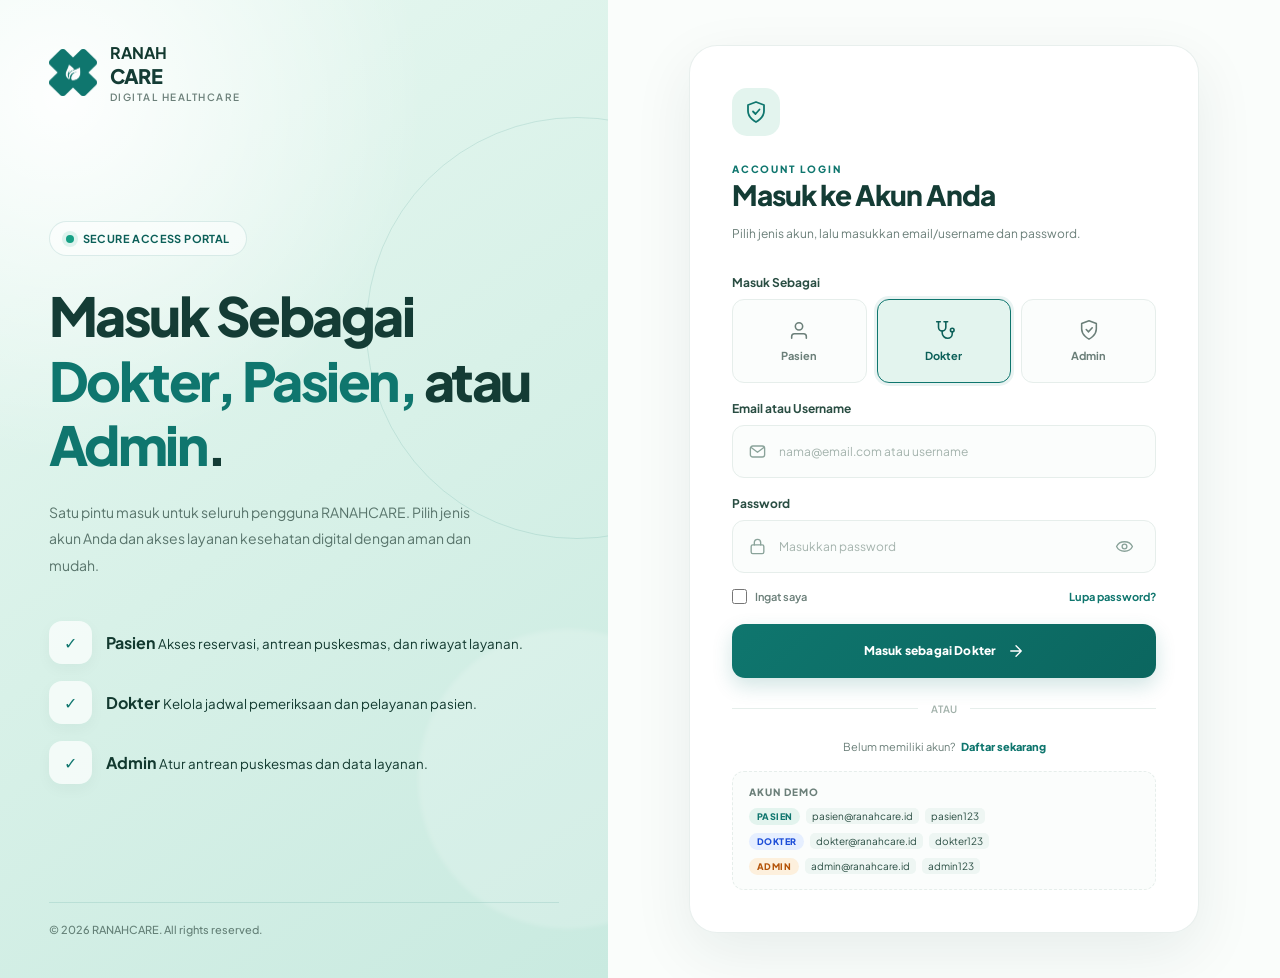
<file: frontend/pages/dokter.html>
<!doctype html>
<html lang="id">
  <head>
    <meta charset="UTF-8" />
    <meta name="viewport" content="width=device-width, initial-scale=1.0" />
    <meta name="theme-color" content="#f4faf8" />

    <meta
      name="description"
      content="Ruang Dokter RANAHCARE - pengelolaan layanan pasien"
    />

    <title>Ruang Dokter | RANAHCARE</title>

    <!-- GOOGLE FONT -->
    <link rel="preconnect" href="https://fonts.googleapis.com" />
    <link rel="preconnect" href="https://fonts.gstatic.com" crossorigin />

    <link
      href="https://fonts.googleapis.com/css2?family=Plus+Jakarta+Sans:wght@400;500;600;700;800&display=swap"
      rel="stylesheet"
    />

    <!-- CSS -->
    <link rel="stylesheet" href="../css/role-dashboard.css" />
    <link rel="stylesheet" href="../css/auth-ui.css" />
  </head>

  <body>
    <!-- NAVBAR -->
    <header class="main-navbar">
      <a href="dokter.html" class="navbar-brand">
        <img src="../assets/1.png" alt="Logo RANAHCARE" />
        <span>RANAH<strong>CARE</strong></span>
      </a>

      <nav class="navbar-menu" aria-label="Navigasi dokter">
        <a href="dokter.html" class="active">Beranda</a>
        <a href="resepsionis.html">Resepsionis AI</a>
        <a href="pelayanan.html">Pelayanan</a>
        <a href="antrean.html">Antrean</a>
        <a href="riwayat.html">Riwayat</a>
      </nav>

      <div class="navbar-actions">
        <a href="profil.html" class="profile-button">
          <svg viewBox="0 0 24 24" fill="none" aria-hidden="true">
            <circle
              cx="12"
              cy="8"
              r="4"
              stroke="currentColor"
              stroke-width="1.7"
            />

            <path
              d="M4 21V19C4 17.34 5.34 16 7 16H17C18.66 16 20 17.34 20 19V21"
              stroke="currentColor"
              stroke-width="1.7"
              stroke-linecap="round"
            />
          </svg>

          Profil Saya
        </a>

        <a href="index.html" class="logout-button" data-logout>Keluar</a>
      </div>
    </header>

    <main class="role-container">
      <!-- HERO -->
      <section class="role-hero">
        <div>
          <span class="role-badge dokter">
            <span class="dot"></span>
            RUANG DOKTER
          </span>

          <h1>Halo, <span id="doctorGreeting">Dokter</span>.</h1>

          <p>
            Kelola daftar pasien, pantau antrean layanan, dan siapkan jadwal
            pemeriksaan Anda hari ini. Semua informasi pasien tersaji ringkas di
            satu tempat.
          </p>
        </div>

        <div class="hero-date">
          <strong id="doctorDate">—</strong>
          <small>Jadwal praktik hari ini</small>
        </div>
      </section>

      <!-- STATISTIK -->
      <section class="stat-grid" aria-label="Ringkasan dokter">
        <div class="stat-card blue">
          <div class="stat-icon">
            <svg viewBox="0 0 24 24" fill="none" aria-hidden="true">
              <circle
                cx="9"
                cy="8"
                r="3.2"
                stroke="currentColor"
                stroke-width="1.7"
              />

              <path
                d="M3 20C3 16.7 5.7 14 9 14C12.3 14 15 16.7 15 20"
                stroke="currentColor"
                stroke-width="1.7"
                stroke-linecap="round"
              />

              <path
                d="M16 4C17.7 4 19 5.3 19 7C19 8.7 17.7 10 16 10"
                stroke="currentColor"
                stroke-width="1.7"
                stroke-linecap="round"
              />
            </svg>
          </div>

          <strong id="doctorPatients">—</strong>
          <span>Pasien hari ini</span>
        </div>

        <div class="stat-card orange">
          <div class="stat-icon">
            <svg viewBox="0 0 24 24" fill="none" aria-hidden="true">
              <circle
                cx="12"
                cy="12"
                r="8.5"
                stroke="currentColor"
                stroke-width="1.7"
              />

              <path
                d="M12 7V12L15 14"
                stroke="currentColor"
                stroke-width="1.7"
                stroke-linecap="round"
              />
            </svg>
          </div>

          <strong id="doctorWaiting">—</strong>
          <span>Menunggu pemeriksaan</span>
        </div>

        <div class="stat-card">
          <div class="stat-icon">
            <svg viewBox="0 0 24 24" fill="none" aria-hidden="true">
              <path
                d="M20 6L9 17L4 12"
                stroke="currentColor"
                stroke-width="1.9"
                stroke-linecap="round"
                stroke-linejoin="round"
              />
            </svg>
          </div>

          <strong id="doctorDone">—</strong>
          <span>Selesai dilayani</span>
        </div>

        <div class="stat-card red">
          <div class="stat-icon">
            <svg viewBox="0 0 24 24" fill="none" aria-hidden="true">
              <rect
                x="3"
                y="5"
                width="18"
                height="16"
                rx="2"
                stroke="currentColor"
                stroke-width="1.7"
              />

              <path
                d="M3 10H21M8 3V7M16 3V7"
                stroke="currentColor"
                stroke-width="1.7"
                stroke-linecap="round"
              />
            </svg>
          </div>

          <strong id="doctorSchedule">—</strong>
          <span>Jadwal praktik</span>
        </div>
      </section>

      <!-- KONTEN -->
      <div class="content-grid">
        <section class="panel">
          <div class="panel-head">
            <div>
              <h2>Daftar Pasien Hari Ini</h2>
              <p>Pasien yang menunggu dan sedang ditangani.</p>
            </div>

            <a href="resepsionis.html" class="panel-link">Buka resepsionis</a>
          </div>

          <div class="table-wrapper">
            <table class="data-table">
              <thead>
                <tr>
                  <th>No</th>
                  <th>Pasien</th>
                  <th>Keluhan</th>
                  <th>Status</th>
                </tr>
              </thead>

              <tbody>
                <tr>
                  <td><strong>01</strong></td>
                  <td>
                    <div class="patient-cell">
                      <span class="mini-avatar">BS</span>
                      <div>
                        <strong>Budi Santoso</strong>
                      </div>
                    </div>
                  </td>
                  <td>Demam dan batuk</td>
                  <td><span class="status-pill open">Dipanggil</span></td>
                </tr>

                <tr>
                  <td><strong>02</strong></td>
                  <td>
                    <div class="patient-cell">
                      <span class="mini-avatar blue">SR</span>
                      <div>
                        <strong>Siti Rahma</strong>
                      </div>
                    </div>
                  </td>
                  <td>Kontrol tekanan darah</td>
                  <td><span class="status-pill open">Menunggu</span></td>
                </tr>

                <tr>
                  <td><strong>03</strong></td>
                  <td>
                    <div class="patient-cell">
                      <span class="mini-avatar orange">AR</span>
                      <div>
                        <strong>Ahmad Rizki</strong>
                      </div>
                    </div>
                  </td>
                  <td>Pemeriksaan gigi</td>
                  <td><span class="status-pill open">Menunggu</span></td>
                </tr>

                <tr>
                  <td><strong>04</strong></td>
                  <td>
                    <div class="patient-cell">
                      <span class="mini-avatar">NW</span>
                      <div>
                        <strong>Nadia Wulandari</strong>
                      </div>
                    </div>
                  </td>
                  <td>Konsultasi umum</td>
                  <td><span class="status-pill closed">Selesai</span></td>
                </tr>
              </tbody>
            </table>
          </div>
        </section>

        <div class="side-stack">
          <section class="panel">
            <div class="panel-head">
              <div>
                <h2>Aksi Cepat</h2>
                <p>Menu yang sering dipakai dokter.</p>
              </div>
            </div>

            <div class="panel-body">
              <div class="quick-grid">
                <a href="resepsionis.html" class="quick-card">
                  <svg viewBox="0 0 24 24" fill="none" aria-hidden="true">
                    <circle
                      cx="12"
                      cy="12"
                      r="8"
                      stroke="currentColor"
                      stroke-width="1.7"
                    />

                    <path
                      d="M12 8V16M8 12H16"
                      stroke="currentColor"
                      stroke-width="1.7"
                      stroke-linecap="round"
                    />
                  </svg>

                  <strong>Resepsionis AI</strong>
                  <small>Bantu pelayanan pasien.</small>
                </a>

                <a href="pelayanan.html" class="quick-card">
                  <svg viewBox="0 0 24 24" fill="none" aria-hidden="true">
                    <rect
                      x="3"
                      y="4"
                      width="18"
                      height="16"
                      rx="2"
                      stroke="currentColor"
                      stroke-width="1.7"
                    />

                    <path
                      d="M12 8V16M8 12H16"
                      stroke="currentColor"
                      stroke-width="1.7"
                      stroke-linecap="round"
                    />
                  </svg>

                  <strong>Pelayanan</strong>
                  <small>Daftar fasilitas kesehatan.</small>
                </a>

                <a href="riwayat.html" class="quick-card">
                  <svg viewBox="0 0 24 24" fill="none" aria-hidden="true">
                    <path
                      d="M3 12A9 9 0 1 0 6 5.5"
                      stroke="currentColor"
                      stroke-width="1.7"
                      stroke-linecap="round"
                    />

                    <path
                      d="M3 4V9H8M12 7V12L15 14"
                      stroke="currentColor"
                      stroke-width="1.7"
                      stroke-linecap="round"
                      stroke-linejoin="round"
                    />
                  </svg>

                  <strong>Riwayat</strong>
                  <small>Riwayat pelayanan pasien.</small>
                </a>

                <a href="antrean.html" class="quick-card">
                  <svg viewBox="0 0 24 24" fill="none" aria-hidden="true">
                    <circle
                      cx="9"
                      cy="8"
                      r="3"
                      stroke="currentColor"
                      stroke-width="1.7"
                    />

                    <path
                      d="M3 20C3 16.7 5.7 14 9 14C12.3 14 15 16.7 15 20"
                      stroke="currentColor"
                      stroke-width="1.7"
                      stroke-linecap="round"
                    />

                    <path
                      d="M16 5C17.7 5 19 6.3 19 8C19 9.7 17.7 11 16 11"
                      stroke="currentColor"
                      stroke-width="1.7"
                      stroke-linecap="round"
                    />
                  </svg>

                  <strong>Antrean</strong>
                  <small>Pantau antrean puskesmas.</small>
                </a>
              </div>
            </div>
          </section>

          <section class="panel">
            <div class="panel-head">
              <div>
                <h2>Jadwal Praktik</h2>
                <p>Agenda pemeriksaan Anda.</p>
              </div>
            </div>

            <div class="panel-body">
              <div class="schedule-list">
                <div class="schedule-item">
                  <span class="schedule-time">08.00</span>
                  <div>
                    <strong>Poli Umum</strong>
                    <small>Puskesmas Padang · 8 pasien</small>
                  </div>
                </div>

                <div class="schedule-item">
                  <span class="schedule-time">13.00</span>
                  <div>
                    <strong>Poli Gigi</strong>
                    <small>Puskesmas Kuranji · 5 pasien</small>
                  </div>
                </div>

                <div class="schedule-item">
                  <span class="schedule-time">16.00</span>
                  <div>
                    <strong>Konsultasi Online</strong>
                    <small>RANAHCARE AI · 3 pasien</small>
                  </div>
                </div>
              </div>
            </div>
          </section>
        </div>
      </div>
    </main>

    <!-- JAVASCRIPT -->
    <script src="../js/auth.js"></script>
    <script src="../js/auth-ui.js"></script>
    <script src="../js/antrean-store.js"></script>
    <script src="../js/dokter.js"></script>
  </body>
</html>
</file>
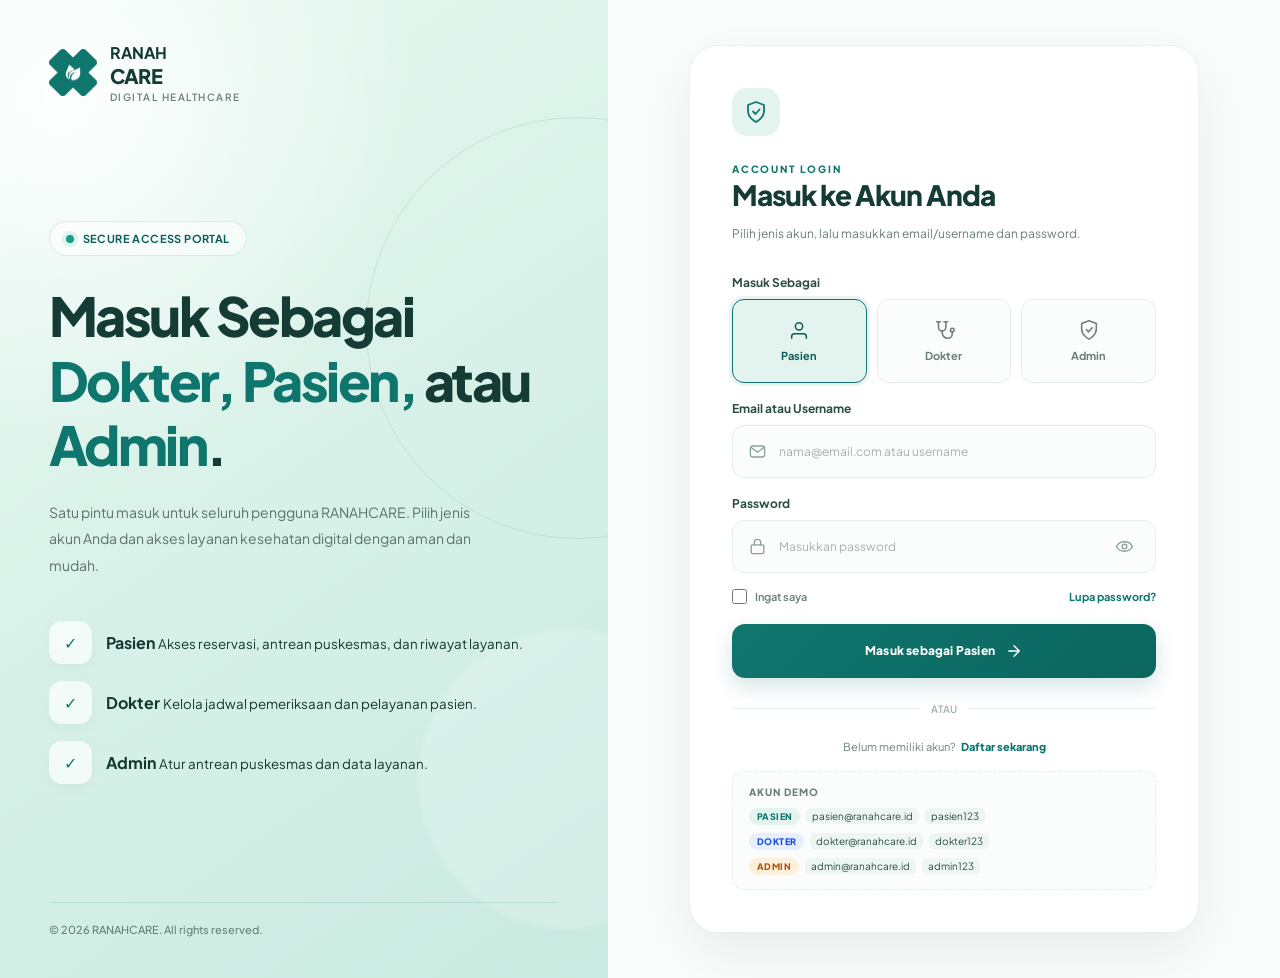
<file: frontend/pages/pasien.html>
<!doctype html>
<html lang="id">
  <head>
    <meta charset="UTF-8" />
    <meta name="viewport" content="width=device-width, initial-scale=1.0" />
    <meta name="theme-color" content="#f4faf8" />

    <meta
      name="description"
      content="Ruang Pasien RANAHCARE - layanan kesehatan digital"
    />

    <title>Ruang Pasien | RANAHCARE</title>

    <!-- GOOGLE FONT -->
    <link rel="preconnect" href="https://fonts.googleapis.com" />
    <link rel="preconnect" href="https://fonts.gstatic.com" crossorigin />

    <link
      href="https://fonts.googleapis.com/css2?family=Plus+Jakarta+Sans:wght@400;500;600;700;800&display=swap"
      rel="stylesheet"
    />

    <!-- CSS -->
    <link rel="stylesheet" href="../css/role-dashboard.css" />
    <link rel="stylesheet" href="../css/auth-ui.css" />
  </head>

  <body>
    <!-- NAVBAR -->
    <header class="main-navbar">
      <a href="pasien.html" class="navbar-brand">
        <img src="../assets/1.png" alt="Logo RANAHCARE" />
        <span>RANAH<strong>CARE</strong></span>
      </a>

      <nav class="navbar-menu" aria-label="Navigasi pasien">
        <a href="pasien.html" class="active">Beranda</a>
        <a href="pelayanan.html">Pelayanan</a>
        <a href="antrean.html">Antrean</a>
        <a href="riwayat.html">Riwayat</a>
        <a href="resepsionis.html">Resepsionis AI</a>
      </nav>

      <div class="navbar-actions">
        <a href="profil.html" class="profile-button">
          <svg viewBox="0 0 24 24" fill="none" aria-hidden="true">
            <circle
              cx="12"
              cy="8"
              r="4"
              stroke="currentColor"
              stroke-width="1.7"
            />

            <path
              d="M4 21V19C4 17.34 5.34 16 7 16H17C18.66 16 20 17.34 20 19V21"
              stroke="currentColor"
              stroke-width="1.7"
              stroke-linecap="round"
            />
          </svg>

          Profil Saya
        </a>

        <a href="index.html" class="logout-button" data-logout>Keluar</a>
      </div>
    </header>

    <main class="role-container">
      <!-- HERO -->
      <section class="role-hero">
        <div>
          <span class="role-badge">
            <span class="dot"></span>
            RUANG PASIEN
          </span>

          <h1>Halo, <span id="patientGreeting">Pasien</span>.</h1>

          <p>
            Selamat datang di ruang pasien RANAHCARE. Pantau antrean puskesmas,
            kelola reservasi, dan lihat riwayat layanan kesehatan Anda dalam
            satu tempat.
          </p>
        </div>

        <div class="hero-date">
          <strong id="patientDate">—</strong>
          <small>Jadwal layanan hari ini</small>
        </div>
      </section>

      <!-- STATISTIK -->
      <section class="stat-grid" aria-label="Ringkasan pasien">
        <div class="stat-card">
          <div class="stat-icon">
            <svg viewBox="0 0 24 24" fill="none" aria-hidden="true">
              <circle
                cx="9"
                cy="8"
                r="3.2"
                stroke="currentColor"
                stroke-width="1.7"
              />

              <path
                d="M3 20C3 16.7 5.7 14 9 14C12.3 14 15 16.7 15 20"
                stroke="currentColor"
                stroke-width="1.7"
                stroke-linecap="round"
              />

              <path
                d="M17 6C18.7 6 20 7.3 20 9C20 10.7 18.7 12 17 12"
                stroke="currentColor"
                stroke-width="1.7"
                stroke-linecap="round"
              />
            </svg>
          </div>

          <strong id="statQueue">—</strong>
          <span>Antrean saat ini</span>
        </div>

        <div class="stat-card blue">
          <div class="stat-icon">
            <svg viewBox="0 0 24 24" fill="none" aria-hidden="true">
              <circle
                cx="12"
                cy="12"
                r="8.5"
                stroke="currentColor"
                stroke-width="1.7"
              />

              <path
                d="M12 7V12L15 14"
                stroke="currentColor"
                stroke-width="1.7"
                stroke-linecap="round"
              />
            </svg>
          </div>

          <strong id="statWait">—</strong>
          <span>Estimasi tunggu</span>
        </div>

        <div class="stat-card orange">
          <div class="stat-icon">
            <svg viewBox="0 0 24 24" fill="none" aria-hidden="true">
              <path
                d="M4 21V8L12 3L20 8V21H4Z"
                stroke="currentColor"
                stroke-width="1.7"
                stroke-linejoin="round"
              />

              <path
                d="M9 21V14H15V21M12 7V11M10 9H14"
                stroke="currentColor"
                stroke-width="1.7"
                stroke-linecap="round"
              />
            </svg>
          </div>

          <strong id="statOpen">—</strong>
          <span>Puskesmas buka</span>
        </div>

        <div class="stat-card red">
          <div class="stat-icon">
            <svg viewBox="0 0 24 24" fill="none" aria-hidden="true">
              <path
                d="M5 3H16L20 7V21H5V3Z"
                stroke="currentColor"
                stroke-width="1.7"
                stroke-linejoin="round"
              />

              <path
                d="M15 3V8H20M9 13H16M9 17H16"
                stroke="currentColor"
                stroke-width="1.7"
                stroke-linecap="round"
              />
            </svg>
          </div>

          <strong id="statVisits">—</strong>
          <span>Riwayat kunjungan</span>
        </div>
      </section>

      <!-- KONTEN -->
      <div class="content-grid">
        <section class="panel">
          <div class="panel-head">
            <div>
              <h2>Antrean Puskesmas</h2>
              <p>Pantau jumlah antrean dan status layanan terdekat.</p>
            </div>

            <a href="antrean.html" class="panel-link">Lihat semua</a>
          </div>

          <div class="panel-body">
            <div class="queue-list" id="patientQueueList"></div>
          </div>
        </section>

        <div class="side-stack">
          <section class="panel">
            <div class="panel-head">
              <div>
                <h2>Aksi Cepat</h2>
                <p>Layanan yang sering Anda gunakan.</p>
              </div>
            </div>

            <div class="panel-body">
              <div class="quick-grid">
                <a href="reservasi.html" class="quick-card">
                  <svg viewBox="0 0 24 24" fill="none" aria-hidden="true">
                    <rect
                      x="3"
                      y="5"
                      width="18"
                      height="16"
                      rx="2"
                      stroke="currentColor"
                      stroke-width="1.7"
                    />

                    <path
                      d="M3 10H21M8 3V7M16 3V7"
                      stroke="currentColor"
                      stroke-width="1.7"
                      stroke-linecap="round"
                    />
                  </svg>

                  <strong>Reservasi</strong>
                  <small>Buat jadwal kunjungan.</small>
                </a>

                <a href="diagnosis.html" class="quick-card">
                  <svg viewBox="0 0 24 24" fill="none" aria-hidden="true">
                    <path
                      d="M12 3V21M3 12H21"
                      stroke="currentColor"
                      stroke-width="1.7"
                      stroke-linecap="round"
                    />
                  </svg>

                  <strong>Diagnosis</strong>
                  <small>Cek gejala awal Anda.</small>
                </a>

                <a href="riwayat.html" class="quick-card">
                  <svg viewBox="0 0 24 24" fill="none" aria-hidden="true">
                    <path
                      d="M3 12A9 9 0 1 0 6 5.5"
                      stroke="currentColor"
                      stroke-width="1.7"
                      stroke-linecap="round"
                    />

                    <path
                      d="M3 4V9H8M12 7V12L15 14"
                      stroke="currentColor"
                      stroke-width="1.7"
                      stroke-linecap="round"
                      stroke-linejoin="round"
                    />
                  </svg>

                  <strong>Riwayat</strong>
                  <small>Lihat kunjungan lalu.</small>
                </a>

                <a href="contact.html" class="quick-card">
                  <svg viewBox="0 0 24 24" fill="none" aria-hidden="true">
                    <path
                      d="M4 5H20V17H8L4 21V5Z"
                      stroke="currentColor"
                      stroke-width="1.7"
                      stroke-linejoin="round"
                    />
                  </svg>

                  <strong>Hubungi Kami</strong>
                  <small>Butuh bantuan petugas.</small>
                </a>
              </div>
            </div>
          </section>

          <section class="panel">
            <div class="panel-head">
              <div>
                <h2>Jadwal Terdekat</h2>
                <p>Rencana layanan Anda.</p>
              </div>
            </div>

            <div class="panel-body">
              <div class="schedule-list">
                <div class="schedule-item">
                  <span class="schedule-time">09.00</span>
                  <div>
                    <strong>Pemeriksaan Umum</strong>
                    <small>Puskesmas Padang</small>
                  </div>
                </div>

                <div class="schedule-item">
                  <span class="schedule-time">13.30</span>
                  <div>
                    <strong>Konsultasi Gigi</strong>
                    <small>Puskesmas Kuranji</small>
                  </div>
                </div>
              </div>
            </div>
          </section>
        </div>
      </div>
    </main>

    <!-- JAVASCRIPT -->
    <script src="../js/auth.js"></script>
    <script src="../js/auth-ui.js"></script>
    <script src="../js/antrean-store.js"></script>
    <script src="../js/pasien.js"></script>
  </body>
</html>
</file>
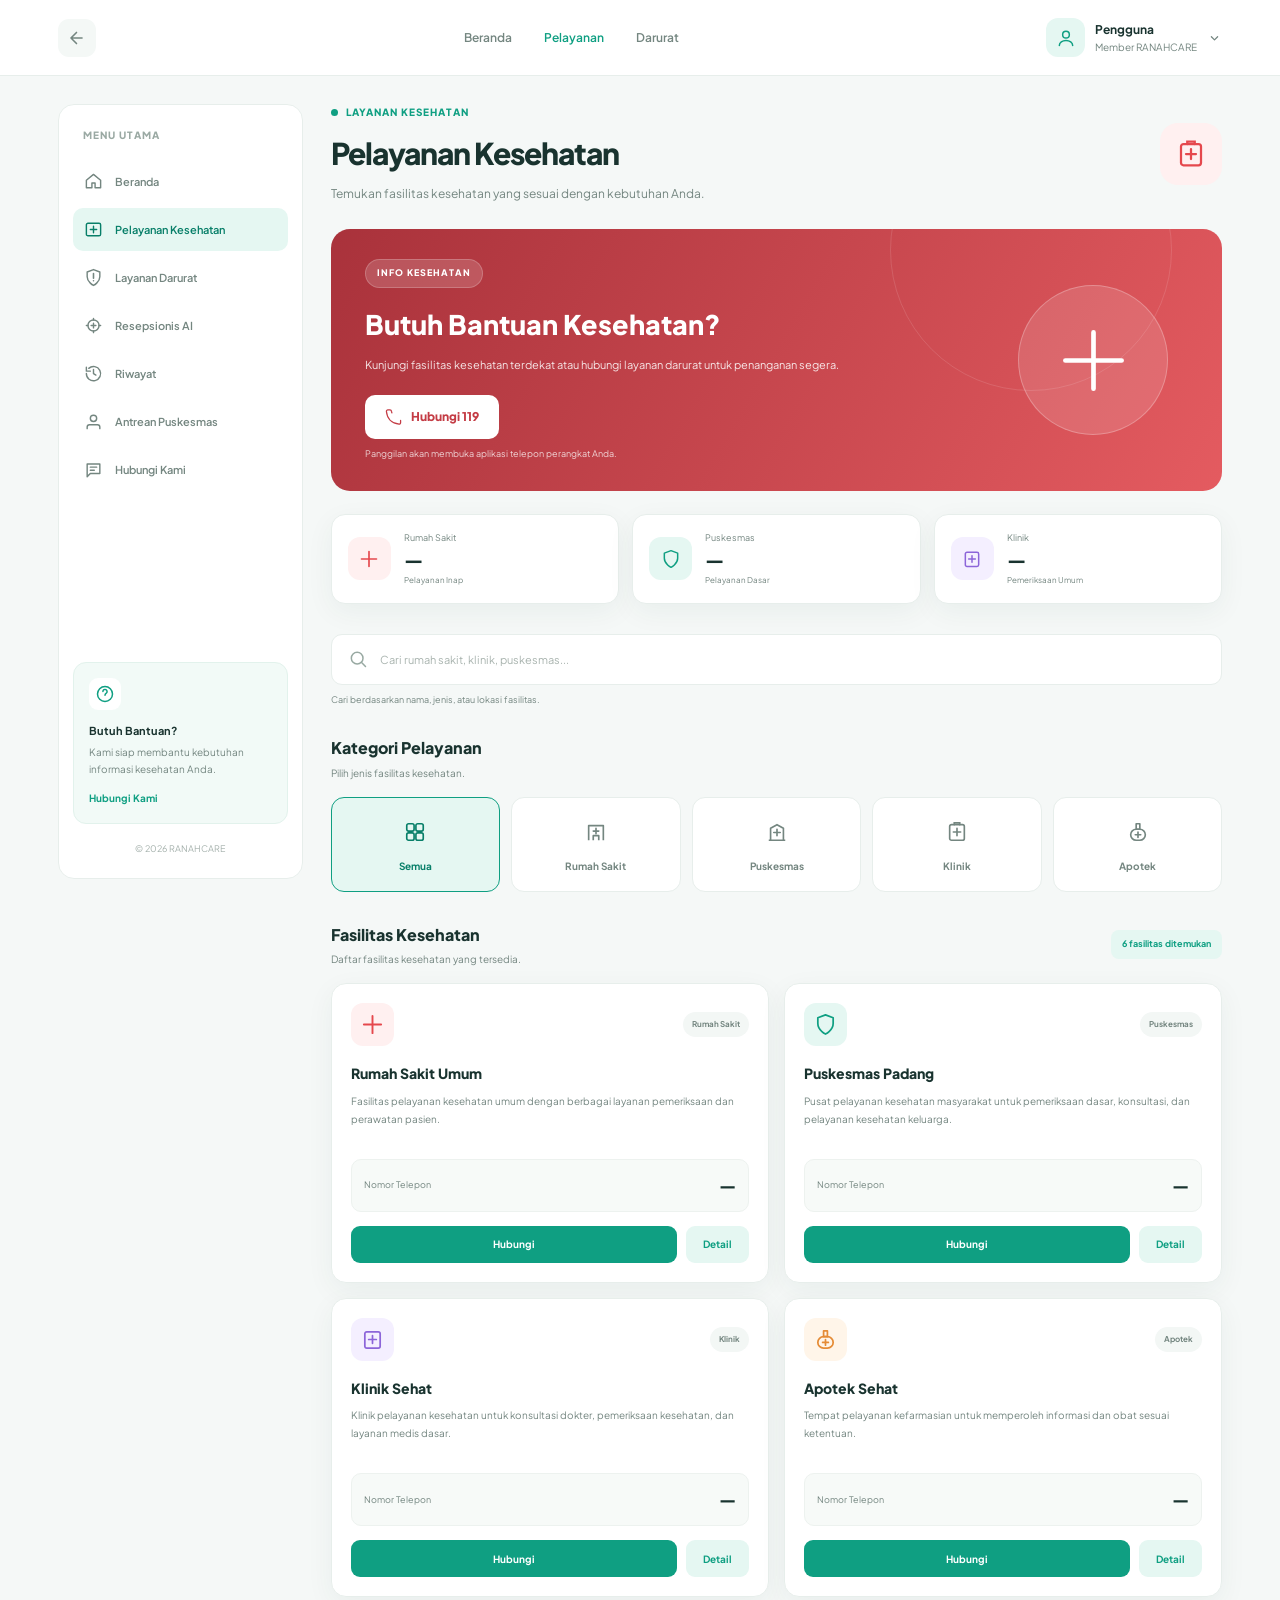
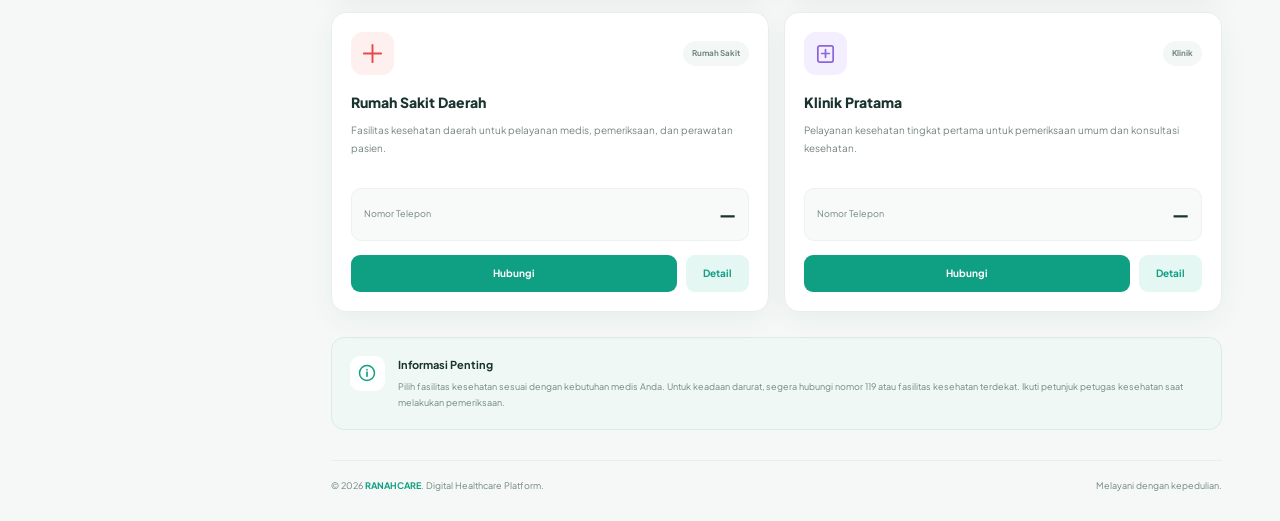
<file: frontend/pages/pelayanan.html>
<!doctype html>
<html lang="id">
  <head>
    <meta charset="UTF-8" />
    <meta name="viewport" content="width=device-width, initial-scale=1.0" />

    <meta
      name="description"
      content="RANAHCARE - Informasi Pelayanan dan Fasilitas Kesehatan"
    />

    <title>Pelayanan Kesehatan | RANAHCARE</title>

    <!-- FONT PLUS JAKARTA SANS -->
    <link rel="preconnect" href="https://fonts.googleapis.com" />
    <link rel="preconnect" href="https://fonts.gstatic.com" crossorigin />

    <link
      href="https://fonts.googleapis.com/css2?family=Plus+Jakarta+Sans:wght@400;500;600;700;800&display=swap"
      rel="stylesheet"
    />

    <!-- CSS PELAYANAN -->
    <link rel="stylesheet" href="../pages/css/pelayanan.css" />
    <link rel="stylesheet" href="../css/auth-ui.css" />
  </head>

  <body>
    <!-- =====================================
         NAVBAR
    ====================================== -->

    <header class="navbar">
      <div class="navbar-left">
        <a
          href="dashboard.html"
          class="back-button"
          aria-label="Kembali ke dashboard"
        >
          <svg viewBox="0 0 24 24" fill="none" aria-hidden="true">
            <path
              d="M19 12H5M12 19L5 12L12 5"
              stroke="currentColor"
              stroke-width="2"
              stroke-linecap="round"
              stroke-linejoin="round"
            />
          </svg>
        </a>
      </div>

      <nav class="nav-menu" aria-label="Navigasi utama">
        <a href="dashboard.html">Beranda</a>

        <a href="pelayanan.html" class="active"> Pelayanan </a>

        <a href="darurat.html">Darurat</a>
      </nav>

      <!-- PROFILE -->
      <div class="profile-wrapper">
        <button
          class="profile-button"
          type="button"
          aria-expanded="false"
          aria-label="Buka menu profil"
        >
          <div class="profile-avatar">
            <svg viewBox="0 0 24 24" fill="none" aria-hidden="true">
              <path
                d="M20 21C20 17.6863 16.4183 15 12 15C7.58172 15 4 17.6863 4 21"
                stroke="currentColor"
                stroke-width="1.8"
                stroke-linecap="round"
              />

              <circle
                cx="12"
                cy="8"
                r="4"
                stroke="currentColor"
                stroke-width="1.8"
              />
            </svg>
          </div>

          <div class="profile-info">
            <strong>Pengguna</strong>
            <span>Member RANAHCARE</span>
          </div>

          <svg
            class="dropdown-arrow"
            viewBox="0 0 24 24"
            fill="none"
            aria-hidden="true"
          >
            <path
              d="M7 10L12 15L17 10"
              stroke="currentColor"
              stroke-width="2"
              stroke-linecap="round"
              stroke-linejoin="round"
            />
          </svg>
        </button>

        <div class="profile-dropdown">
          <a href="profil.html">Profil Saya</a>

          <a href="contact.html">Hubungi Kami</a>

          <div class="dropdown-divider"></div>

          <a href="index.html" class="logout-link" data-logout>Keluar</a>
        </div>
      </div>
    </header>

    <!-- =====================================
         MAIN CONTENT
    ====================================== -->

    <main class="app-container">
      <div class="main-content">
        <!-- =====================================
                 SIDEBAR
        ====================================== -->

        <aside class="sidebar">
          <div class="sidebar-title">MENU UTAMA</div>

          <nav class="sidebar-menu" aria-label="Menu halaman">
            <a href="dashboard.html" class="sidebar-item">
              <span class="sidebar-icon">
                <svg viewBox="0 0 24 24" fill="none" aria-hidden="true">
                  <path
                    d="M3 10.5L12 3L21 10.5V20H14V14H10V20H3V10.5Z"
                    stroke="currentColor"
                    stroke-width="1.8"
                    stroke-linejoin="round"
                  />
                </svg>
              </span>

              <span>Beranda</span>
            </a>

            <a href="pelayanan.html" class="sidebar-item active">
              <span class="sidebar-icon">
                <svg viewBox="0 0 24 24" fill="none" aria-hidden="true">
                  <rect
                    x="3"
                    y="4"
                    width="18"
                    height="16"
                    rx="2"
                    stroke="currentColor"
                    stroke-width="1.8"
                  />

                  <path
                    d="M12 8V16M8 12H16"
                    stroke="currentColor"
                    stroke-width="1.8"
                    stroke-linecap="round"
                  />
                </svg>
              </span>

              <span>Pelayanan Kesehatan</span>
            </a>

            <a href="darurat.html" class="sidebar-item">
              <span class="sidebar-icon">
                <svg viewBox="0 0 24 24" fill="none" aria-hidden="true">
                  <path
                    d="M12 22S20 18 20 11V5L12 2L4 5V11C4 18 12 22 12 22Z"
                    stroke="currentColor"
                    stroke-width="1.8"
                    stroke-linejoin="round"
                  />

                  <path
                    d="M12 7V13M12 16H12.01"
                    stroke="currentColor"
                    stroke-width="2"
                    stroke-linecap="round"
                  />
                </svg>
              </span>

              <span>Layanan Darurat</span>
            </a>

            <a href="resepsionis.html" class="sidebar-item">
              <span class="sidebar-icon">
                <svg viewBox="0 0 24 24" fill="none" aria-hidden="true">
                  <path
                    d="M12 3V5M12 19V21M3 12H5M19 12H21"
                    stroke="currentColor"
                    stroke-width="1.8"
                    stroke-linecap="round"
                  />

                  <circle
                    cx="12"
                    cy="12"
                    r="7"
                    stroke="currentColor"
                    stroke-width="1.8"
                  />

                  <path
                    d="M9 12H15M12 9V15"
                    stroke="currentColor"
                    stroke-width="1.8"
                    stroke-linecap="round"
                  />
                </svg>
              </span>

              <span>Resepsionis AI</span>
            </a>

            <a href="riwayat.html" class="sidebar-item">
              <span class="sidebar-icon">
                <svg viewBox="0 0 24 24" fill="none" aria-hidden="true">
                  <path
                    d="M3 12A9 9 0 1 0 6 5.5"
                    stroke="currentColor"
                    stroke-width="1.8"
                    stroke-linecap="round"
                  />

                  <path
                    d="M3 4V9H8"
                    stroke="currentColor"
                    stroke-width="1.8"
                    stroke-linecap="round"
                    stroke-linejoin="round"
                  />

                  <path
                    d="M12 7V12L15 14"
                    stroke="currentColor"
                    stroke-width="1.8"
                    stroke-linecap="round"
                  />
                </svg>
              </span>

              <span>Riwayat</span>
            </a>

            <a href="antrean.html" class="sidebar-item">
              <span class="sidebar-icon">
                <svg viewBox="0 0 24 24" fill="none" aria-hidden="true">
                  <circle
                    cx="12"
                    cy="8"
                    r="4"
                    stroke="currentColor"
                    stroke-width="1.8"
                  />

                  <path
                    d="M4 21V19C4 17.3431 5.34315 16 7 16H17C18.6569 16 20 17.3431 20 19V21"
                    stroke="currentColor"
                    stroke-width="1.8"
                    stroke-linecap="round"
                  />
                </svg>
              </span>

              <span>Antrean Puskesmas</span>
            </a>

            <a href="contact.html" class="sidebar-item">
              <span class="sidebar-icon">
                <svg viewBox="0 0 24 24" fill="none" aria-hidden="true">
                  <path
                    d="M4 5H20V17H8L4 21V5Z"
                    stroke="currentColor"
                    stroke-width="1.8"
                    stroke-linejoin="round"
                  />

                  <path
                    d="M8 9H16M8 13H13"
                    stroke="currentColor"
                    stroke-width="1.8"
                    stroke-linecap="round"
                  />
                </svg>
              </span>

              <span>Hubungi Kami</span>
            </a>
          </nav>

          <!-- SIDEBAR BOTTOM -->

          <div class="sidebar-bottom">
            <div class="help-box">
              <div class="help-icon">
                <svg viewBox="0 0 24 24" fill="none" aria-hidden="true">
                  <circle
                    cx="12"
                    cy="12"
                    r="9"
                    stroke="currentColor"
                    stroke-width="1.8"
                  />

                  <path
                    d="M9.5 9A2.5 2.5 0 1 1 13.5 11C12.5 11.7 12 12.2 12 13.5"
                    stroke="currentColor"
                    stroke-width="1.8"
                    stroke-linecap="round"
                  />

                  <path
                    d="M12 17H12.01"
                    stroke="currentColor"
                    stroke-width="2"
                  />
                </svg>
              </div>

              <strong>Butuh Bantuan?</strong>

              <p>Kami siap membantu kebutuhan informasi kesehatan Anda.</p>

              <a href="contact.html"> Hubungi Kami </a>
            </div>

            <div class="sidebar-footer">© 2026 RANAHCARE</div>
          </div>
        </aside>

        <!-- =====================================
                 CONTENT
        ====================================== -->

        <section class="content">
          <!-- PAGE HEADING -->

          <div class="page-heading">
            <div>
              <div class="eyebrow">
                <span class="eyebrow-dot"></span>
                LAYANAN KESEHATAN
              </div>

              <h1>Pelayanan Kesehatan</h1>

              <p>
                Temukan fasilitas kesehatan yang sesuai dengan kebutuhan Anda.
              </p>
            </div>

            <div class="heading-icon">
              <svg viewBox="0 0 24 24" fill="none" aria-hidden="true">
                <rect
                  x="4"
                  y="4"
                  width="16"
                  height="17"
                  rx="2"
                  stroke="currentColor"
                  stroke-width="1.8"
                  stroke-linejoin="round"
                />

                <path
                  d="M12 8V16M8 12H16"
                  stroke="currentColor"
                  stroke-width="1.8"
                  stroke-linecap="round"
                />

                <path
                  d="M9 4V2H15V4"
                  stroke="currentColor"
                  stroke-width="1.8"
                  stroke-linecap="round"
                />
              </svg>
            </div>
          </div>

          <!-- EMERGENCY BANNER -->

          <section class="emergency-banner">
            <div class="emergency-banner-content">
              <span class="emergency-badge"> INFO KESEHATAN </span>

              <h2>Butuh Bantuan Kesehatan?</h2>

              <p>
                Kunjungi fasilitas kesehatan terdekat atau hubungi layanan
                darurat untuk penanganan segera.
              </p>

              <a href="tel:119" class="emergency-call-button">
                <svg viewBox="0 0 24 24" fill="none" aria-hidden="true">
                  <path
                    d="M22 16.92V20A2 2 0 0 1 19.82 22C9.72 21.04 2.96 14.28 2 4.18A2 2 0 0 1 4 2H7.08A2 2 0 0 1 9.06 3.71L9.7 6.27"
                    stroke="currentColor"
                    stroke-width="1.8"
                    stroke-linecap="round"
                  />
                </svg>

                Hubungi 119
              </a>

              <span class="call-note">
                Panggilan akan membuka aplikasi telepon perangkat Anda.
              </span>
            </div>

            <div class="emergency-illustration">
              <div class="illustration-circle">
                <svg viewBox="0 0 24 24" fill="none" aria-hidden="true">
                  <path
                    d="M12 3V21M3 12H21"
                    stroke="currentColor"
                    stroke-width="1.5"
                    stroke-linecap="round"
                  />
                </svg>
              </div>
            </div>
          </section>

          <!-- QUICK INFO -->

          <section class="quick-info">
            <div class="quick-info-card">
              <div class="quick-icon medical">
                <svg viewBox="0 0 24 24" fill="none" aria-hidden="true">
                  <path
                    d="M12 3V21M3 12H21"
                    stroke="currentColor"
                    stroke-width="2"
                    stroke-linecap="round"
                  />
                </svg>
              </div>

              <div>
                <span>Rumah Sakit</span>
                <strong>—</strong>
                <small>Pelayanan Inap</small>
              </div>
            </div>

            <div class="quick-info-card">
              <div class="quick-icon general">
                <svg viewBox="0 0 24 24" fill="none" aria-hidden="true">
                  <path
                    d="M12 22S20 18 20 11V5L12 2L4 5V11C4 18 12 22 12 22Z"
                    stroke="currentColor"
                    stroke-width="1.8"
                    stroke-linejoin="round"
                  />
                </svg>
              </div>

              <div>
                <span>Puskesmas</span>
                <strong>—</strong>
                <small>Pelayanan Dasar</small>
              </div>
            </div>

            <div class="quick-info-card">
              <div class="quick-icon clinic">
                <svg viewBox="0 0 24 24" fill="none" aria-hidden="true">
                  <rect
                    x="4"
                    y="4"
                    width="16"
                    height="17"
                    rx="2"
                    stroke="currentColor"
                    stroke-width="1.8"
                  />

                  <path
                    d="M12 8V16M8 12H16"
                    stroke="currentColor"
                    stroke-width="1.8"
                    stroke-linecap="round"
                  />
                </svg>
              </div>

              <div>
                <span>Klinik</span>
                <strong>—</strong>
                <small>Pemeriksaan Umum</small>
              </div>
            </div>
          </section>

          <!-- SEARCH SECTION -->

          <section class="search-section">
            <div class="search-box">
              <svg
                class="search-icon"
                viewBox="0 0 24 24"
                fill="none"
                aria-hidden="true"
              >
                <circle
                  cx="11"
                  cy="11"
                  r="7"
                  stroke="currentColor"
                  stroke-width="1.8"
                />

                <path
                  d="M16 16L21 21"
                  stroke="currentColor"
                  stroke-width="1.8"
                  stroke-linecap="round"
                />
              </svg>

              <input
                type="search"
                id="searchInput"
                placeholder="Cari rumah sakit, klinik, puskesmas..."
                aria-label="Cari fasilitas kesehatan"
              />
            </div>

            <span class="search-description">
              Cari berdasarkan nama, jenis, atau lokasi fasilitas.
            </span>
          </section>

          <!-- CATEGORY SECTION -->

          <section class="category-section">
            <div class="section-heading">
              <div>
                <h2>Kategori Pelayanan</h2>

                <p>Pilih jenis fasilitas kesehatan.</p>
              </div>
            </div>

            <div class="category-list">
              <!-- SEMUA -->

              <button
                class="category-card active"
                type="button"
                data-category="semua"
              >
                <span class="category-icon">
                  <svg viewBox="0 0 24 24" fill="none" aria-hidden="true">
                    <rect
                      x="3"
                      y="3"
                      width="8"
                      height="8"
                      rx="2"
                      stroke="currentColor"
                      stroke-width="1.8"
                    />

                    <rect
                      x="13"
                      y="3"
                      width="8"
                      height="8"
                      rx="2"
                      stroke="currentColor"
                      stroke-width="1.8"
                    />

                    <rect
                      x="3"
                      y="13"
                      width="8"
                      height="8"
                      rx="2"
                      stroke="currentColor"
                      stroke-width="1.8"
                    />

                    <rect
                      x="13"
                      y="13"
                      width="8"
                      height="8"
                      rx="2"
                      stroke="currentColor"
                      stroke-width="1.8"
                    />
                  </svg>
                </span>

                <span>Semua</span>
              </button>

              <!-- RUMAH SAKIT -->

              <button
                class="category-card"
                type="button"
                data-category="rumah-sakit"
              >
                <span class="category-icon">
                  <svg viewBox="0 0 24 24" fill="none" aria-hidden="true">
                    <path
                      d="M4 21V5H20V21"
                      stroke="currentColor"
                      stroke-width="1.8"
                      stroke-linejoin="round"
                    />

                    <path
                      d="M9 21V16H15V21"
                      stroke="currentColor"
                      stroke-width="1.8"
                      stroke-linejoin="round"
                    />

                    <path
                      d="M12 8V14M9 11H15"
                      stroke="currentColor"
                      stroke-width="1.8"
                      stroke-linecap="round"
                    />
                  </svg>
                </span>

                <span>Rumah Sakit</span>
              </button>

              <!-- PUSKESMAS -->

              <button
                class="category-card"
                type="button"
                data-category="puskesmas"
              >
                <span class="category-icon">
                  <svg viewBox="0 0 24 24" fill="none" aria-hidden="true">
                    <path
                      d="M3 21H21M5 21V8L12 4L19 8V21"
                      stroke="currentColor"
                      stroke-width="1.8"
                      stroke-linejoin="round"
                    />

                    <path
                      d="M12 9V16M8.5 12.5H15.5"
                      stroke="currentColor"
                      stroke-width="1.8"
                      stroke-linecap="round"
                    />
                  </svg>
                </span>

                <span>Puskesmas</span>
              </button>

              <!-- KLINIK -->

              <button
                class="category-card"
                type="button"
                data-category="klinik"
              >
                <span class="category-icon">
                  <svg viewBox="0 0 24 24" fill="none" aria-hidden="true">
                    <rect
                      x="4"
                      y="4"
                      width="16"
                      height="17"
                      rx="2"
                      stroke="currentColor"
                      stroke-width="1.8"
                    />

                    <path
                      d="M12 8V16M8 12H16"
                      stroke="currentColor"
                      stroke-width="1.8"
                      stroke-linecap="round"
                    />

                    <path
                      d="M9 4V2H15V4"
                      stroke="currentColor"
                      stroke-width="1.8"
                      stroke-linecap="round"
                    />
                  </svg>
                </span>

                <span>Klinik</span>
              </button>

              <!-- APOTEK -->

              <button
                class="category-card"
                type="button"
                data-category="apotek"
              >
                <span class="category-icon">
                  <svg viewBox="0 0 24 24" fill="none" aria-hidden="true">
                    <path
                      d="M10 3H14V9H10V3Z"
                      stroke="currentColor"
                      stroke-width="1.8"
                      stroke-linejoin="round"
                    />

                    <path
                      d="M10 9H14C17.3137 9 20 11.6863 20 15C20 18.3137 17.3137 21 14 21H10C6.68629 21 4 18.3137 4 15C4 11.6863 6.68629 9 10 9Z"
                      stroke="currentColor"
                      stroke-width="1.8"
                    />

                    <path
                      d="M12 12V18M9 15H15"
                      stroke="currentColor"
                      stroke-width="1.8"
                      stroke-linecap="round"
                    />
                  </svg>
                </span>

                <span>Apotek</span>
              </button>
            </div>
          </section>

          <!-- SERVICE SECTION -->

          <section class="service-section">
            <div class="section-heading">
              <div>
                <h2>Fasilitas Kesehatan</h2>

                <p>Daftar fasilitas kesehatan yang tersedia.</p>
              </div>

              <span class="result-count">6 fasilitas ditemukan</span>
            </div>

            <div class="service-grid">
              <!-- RUMAH SAKIT 1 -->

              <article
                class="service-card hospital"
                data-category="rumah-sakit"
                data-phone="#"
                type="button"
              >
                <div class="service-card-top">
                  <div class="service-icon medical">
                    <svg viewBox="0 0 24 24" fill="none" aria-hidden="true">
                      <path
                        d="M12 3V21M3 12H21"
                        stroke="currentColor"
                        stroke-width="2"
                        stroke-linecap="round"
                      />
                    </svg>
                  </div>

                  <span class="service-status">Rumah Sakit</span>
                </div>

                <h3>Rumah Sakit Umum</h3>

                <p class="service-description">
                  Fasilitas pelayanan kesehatan umum dengan berbagai layanan
                  pemeriksaan dan perawatan pasien.
                </p>

                <div class="service-number">
                  <span>Nomor Telepon</span>
                  <strong>—</strong>
                </div>

                <div class="service-actions">
                  <a href="#" class="call-button">Hubungi</a>

                  <button class="detail-button" type="button">Detail</button>
                </div>
              </article>

              <!-- PUSKESMAS 1 -->

              <article
                class="service-card puskesmas"
                data-category="puskesmas"
                data-phone="#"
                type="button"
              >
                <div class="service-card-top">
                  <div class="service-icon general">
                    <svg viewBox="0 0 24 24" fill="none" aria-hidden="true">
                      <path
                        d="M12 22S20 18 20 11V5L12 2L4 5V11C4 18 12 22 12 22Z"
                        stroke="currentColor"
                        stroke-width="1.8"
                        stroke-linejoin="round"
                      />
                    </svg>
                  </div>

                  <span class="service-status">Puskesmas</span>
                </div>

                <h3>Puskesmas Padang</h3>

                <p class="service-description">
                  Pusat pelayanan kesehatan masyarakat untuk pemeriksaan dasar,
                  konsultasi, dan pelayanan kesehatan keluarga.
                </p>

                <div class="service-number">
                  <span>Nomor Telepon</span>
                  <strong>—</strong>
                </div>

                <div class="service-actions">
                  <a href="#" class="call-button">Hubungi</a>

                  <button class="detail-button" type="button">Detail</button>
                </div>
              </article>

              <!-- KLINIK 1 -->

              <article
                class="service-card clinic"
                data-category="klinik"
                data-phone="#"
                type="button"
              >
                <div class="service-card-top">
                  <div class="service-icon clinic">
                    <svg viewBox="0 0 24 24" fill="none" aria-hidden="true">
                      <rect
                        x="4"
                        y="4"
                        width="16"
                        height="17"
                        rx="2"
                        stroke="currentColor"
                        stroke-width="1.8"
                      />

                      <path
                        d="M12 8V16M8 12H16"
                        stroke="currentColor"
                        stroke-width="1.8"
                        stroke-linecap="round"
                      />
                    </svg>
                  </div>

                  <span class="service-status">Klinik</span>
                </div>

                <h3>Klinik Sehat</h3>

                <p class="service-description">
                  Klinik pelayanan kesehatan untuk konsultasi dokter,
                  pemeriksaan kesehatan, dan layanan medis dasar.
                </p>

                <div class="service-number">
                  <span>Nomor Telepon</span>
                  <strong>—</strong>
                </div>

                <div class="service-actions">
                  <a href="#" class="call-button">Hubungi</a>

                  <button class="detail-button" type="button">Detail</button>
                </div>
              </article>

              <!-- APOTEK 1 -->

              <article
                class="service-card pharmacy"
                data-category="apotek"
                data-phone="#"
                type="button"
              >
                <div class="service-card-top">
                  <div class="service-icon pharmacy">
                    <svg viewBox="0 0 24 24" fill="none" aria-hidden="true">
                      <path
                        d="M10 3H14V9H10V3Z"
                        stroke="currentColor"
                        stroke-width="1.8"
                        stroke-linejoin="round"
                      />

                      <path
                        d="M10 9H14C17.3137 9 20 11.6863 20 15C20 18.3137 17.3137 21 14 21H10C6.68629 21 4 18.3137 4 15C4 11.6863 6.68629 9 10 9Z"
                        stroke="currentColor"
                        stroke-width="1.8"
                      />

                      <path
                        d="M12 12V18M9 15H15"
                        stroke="currentColor"
                        stroke-width="1.8"
                        stroke-linecap="round"
                      />
                    </svg>
                  </div>

                  <span class="service-status">Apotek</span>
                </div>

                <h3>Apotek Sehat</h3>

                <p class="service-description">
                  Tempat pelayanan kefarmasian untuk memperoleh informasi dan
                  obat sesuai ketentuan.
                </p>

                <div class="service-number">
                  <span>Nomor Telepon</span>
                  <strong>—</strong>
                </div>

                <div class="service-actions">
                  <a href="#" class="call-button">Hubungi</a>

                  <button class="detail-button" type="button">Detail</button>
                </div>
              </article>

              <!-- RUMAH SAKIT 2 -->

              <article
                class="service-card hospital"
                data-category="rumah-sakit"
                data-phone="#"
                type="button"
              >
                <div class="service-card-top">
                  <div class="service-icon medical">
                    <svg viewBox="0 0 24 24" fill="none" aria-hidden="true">
                      <path
                        d="M12 3V21M3 12H21"
                        stroke="currentColor"
                        stroke-width="2"
                        stroke-linecap="round"
                      />
                    </svg>
                  </div>

                  <span class="service-status">Rumah Sakit</span>
                </div>

                <h3>Rumah Sakit Daerah</h3>

                <p class="service-description">
                  Fasilitas kesehatan daerah untuk pelayanan medis, pemeriksaan,
                  dan perawatan pasien.
                </p>

                <div class="service-number">
                  <span>Nomor Telepon</span>
                  <strong>—</strong>
                </div>

                <div class="service-actions">
                  <a href="#" class="call-button">Hubungi</a>

                  <button class="detail-button" type="button">Detail</button>
                </div>
              </article>

              <!-- KLINIK 2 -->

              <article
                class="service-card clinic"
                data-category="klinik"
                data-phone="#"
                type="button"
              >
                <div class="service-card-top">
                  <div class="service-icon clinic">
                    <svg viewBox="0 0 24 24" fill="none" aria-hidden="true">
                      <rect
                        x="4"
                        y="4"
                        width="16"
                        height="17"
                        rx="2"
                        stroke="currentColor"
                        stroke-width="1.8"
                      />

                      <path
                        d="M12 8V16M8 12H16"
                        stroke="currentColor"
                        stroke-width="1.8"
                        stroke-linecap="round"
                      />
                    </svg>
                  </div>

                  <span class="service-status">Klinik</span>
                </div>

                <h3>Klinik Pratama</h3>

                <p class="service-description">
                  Pelayanan kesehatan tingkat pertama untuk pemeriksaan umum dan
                  konsultasi kesehatan.
                </p>

                <div class="service-number">
                  <span>Nomor Telepon</span>
                  <strong>—</strong>
                </div>

                <div class="service-actions">
                  <a href="#" class="call-button">Hubungi</a>

                  <button class="detail-button" type="button">Detail</button>
                </div>
              </article>
            </div>

            <!-- EMPTY STATE -->

            <div class="empty-state" hidden>
              <div class="empty-icon">
                <svg viewBox="0 0 24 24" fill="none" aria-hidden="true">
                  <circle
                    cx="11"
                    cy="11"
                    r="7"
                    stroke="currentColor"
                    stroke-width="1.8"
                  />

                  <path
                    d="M16 16L21 21"
                    stroke="currentColor"
                    stroke-width="1.8"
                    stroke-linecap="round"
                  />

                  <path
                    d="M8 11H14"
                    stroke="currentColor"
                    stroke-width="1.8"
                    stroke-linecap="round"
                  />
                </svg>
              </div>

              <h3>Fasilitas Tidak Ditemukan</h3>

              <p>
                Coba gunakan kata kunci lain atau pilih kategori yang berbeda.
              </p>
            </div>
          </section>

          <!-- INFORMATION -->

          <section class="safety-information">
            <div class="safety-icon">
              <svg viewBox="0 0 24 24" fill="none" aria-hidden="true">
                <circle
                  cx="12"
                  cy="12"
                  r="9"
                  stroke="currentColor"
                  stroke-width="1.8"
                />

                <path
                  d="M12 11V16M12 8H12.01"
                  stroke="currentColor"
                  stroke-width="2"
                  stroke-linecap="round"
                />
              </svg>
            </div>

            <div>
              <h3>Informasi Penting</h3>

              <p>
                Pilih fasilitas kesehatan sesuai dengan kebutuhan medis Anda.
                Untuk keadaan darurat, segera hubungi nomor 119 atau fasilitas
                kesehatan terdekat. Ikuti petunjuk petugas kesehatan saat
                melakukan pemeriksaan.
              </p>
            </div>
          </section>

          <!-- FOOTER -->

          <footer class="page-footer">
            <p>
              © 2026 <strong>RANAHCARE</strong>. Digital Healthcare Platform.
            </p>

            <span>Melayani dengan kepedulian.</span>
          </footer>
        </section>
      </div>
    </main>

    <!-- =====================================
         MODAL DETAIL FASILITAS
    ====================================== -->

    <div class="modal-overlay" role="presentation">
      <div
        class="modal-box"
        role="dialog"
        aria-modal="true"
        aria-labelledby="modalTitle"
      >
        <button class="close-modal" type="button" aria-label="Tutup detail">
          <svg viewBox="0 0 24 24" fill="none" aria-hidden="true">
            <path
              d="M18 6L6 18M6 6L18 18"
              stroke="currentColor"
              stroke-width="2"
              stroke-linecap="round"
            />
          </svg>
        </button>

        <div class="modal-icon">
          <svg viewBox="0 0 24 24" fill="none" aria-hidden="true">
            <rect
              x="4"
              y="4"
              width="16"
              height="17"
              rx="2"
              stroke="currentColor"
              stroke-width="1.8"
              stroke-linejoin="round"
            />

            <path
              d="M12 8V16M8 12H16"
              stroke="currentColor"
              stroke-width="1.8"
              stroke-linecap="round"
            />
          </svg>
        </div>

        <span class="modal-category"> Rumah Sakit </span>

        <h2 id="modalTitle" class="modal-title">Detail Fasilitas Kesehatan</h2>

        <div class="modal-number">
          <span>Nomor Telepon</span>
          <strong id="modalNumber">—</strong>
        </div>

        <p class="modal-description">Informasi fasilitas kesehatan.</p>

        <a href="#" class="modal-call-button" id="modalCallButton">
          Hubungi Layanan
        </a>
      </div>
    </div>

    <!-- JAVASCRIPT PELAYANAN -->
    <script src="../js/auth.js"></script>
    <script src="../js/auth-ui.js"></script>
    <script src="../js/pelayanan.js"></script>
  </body>
</html>
</file>
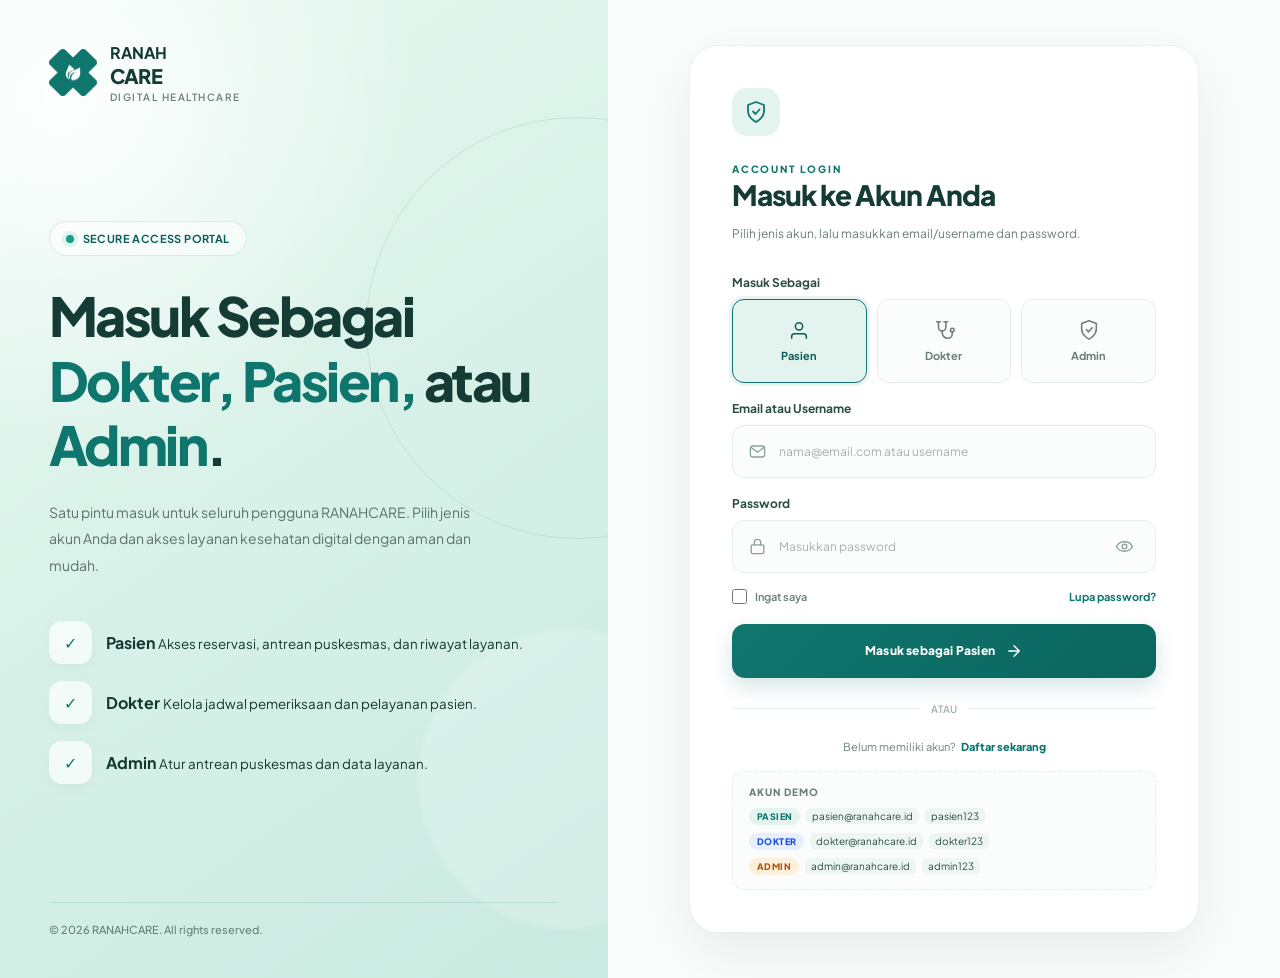
<file: frontend/pages/profil.html>
<!doctype html>
<html lang="id">
  <head>
    <meta charset="UTF-8" />
    <meta name="viewport" content="width=device-width, initial-scale=1.0" />
    <meta name="theme-color" content="#fafdfb" />

    <meta
      name="description"
      content="Login Dokter, Pasien, dan Admin RANAHCARE Digital Healthcare"
    />

    <title>Login | RANAHCARE</title>

    <!-- GOOGLE FONT -->
    <link rel="preconnect" href="https://fonts.googleapis.com" />
    <link rel="preconnect" href="https://fonts.gstatic.com" crossorigin />

    <link
      href="https://fonts.googleapis.com/css2?family=Plus+Jakarta+Sans:wght@400;500;600;700;800&display=swap"
      rel="stylesheet"
    />

    <!-- CSS -->
    <link rel="stylesheet" href="../pages/css/profil.css" />
  </head>

  <body>
    <main class="register-page">
      <!-- LEFT INFORMATION -->
      <section class="register-intro">
        <a href="dashboard.html" class="logo">
          <img src="../assets/1.png" alt="Logo RANAHCARE" />
          <div>
            <strong>RANAH<span>CARE</span></strong>
            <small>Digital Healthcare</small>
          </div>
        </a>

        <div class="intro-content">
          <div class="intro-badge">
            <span class="badge-dot"></span>
            SECURE ACCESS PORTAL
          </div>

          <h1>
            Masuk Sebagai
            <span>Dokter, Pasien,</span>
            atau <span>Admin</span>.
          </h1>

          <p>
            Satu pintu masuk untuk seluruh pengguna RANAHCARE. Pilih jenis akun
            Anda dan akses layanan kesehatan digital dengan aman dan mudah.
          </p>

          <div class="intro-features">
            <div class="feature-item">
              <span class="feature-icon">✓</span>
              <div>
                <strong>Pasien</strong>
                <small>Akses reservasi, antrean puskesmas, dan riwayat layanan.</small>
              </div>
            </div>

            <div class="feature-item">
              <span class="feature-icon">✓</span>
              <div>
                <strong>Dokter</strong>
                <small>Kelola jadwal pemeriksaan dan pelayanan pasien.</small>
              </div>
            </div>

            <div class="feature-item">
              <span class="feature-icon">✓</span>
              <div>
                <strong>Admin</strong>
                <small>Atur antrean puskesmas dan data layanan.</small>
              </div>
            </div>
          </div>
        </div>

        <div class="intro-footer">© 2026 RANAHCARE. All rights reserved.</div>
      </section>

      <!-- RIGHT LOGIN FORM -->
      <section class="register-section">
        <div class="register-card">
          <div class="form-heading">
            <div class="heading-icon">
              <svg viewBox="0 0 24 24" fill="none">
                <path
                  d="M12 22S20 18 20 11V5L12 2L4 5V11C4 18 12 22 12 22Z"
                  stroke="currentColor"
                  stroke-width="1.8"
                  stroke-linejoin="round"
                />

                <path
                  d="M9 11.5L11.5 14L15.5 9.5"
                  stroke="currentColor"
                  stroke-width="1.8"
                  stroke-linecap="round"
                  stroke-linejoin="round"
                />
              </svg>
            </div>

            <span class="form-eyebrow">ACCOUNT LOGIN</span>

            <h2>Masuk ke Akun Anda</h2>

            <p>Pilih jenis akun, lalu masukkan email/username dan password.</p>
          </div>

          <form id="roleLoginForm" novalidate>
            <!-- ROLE SELECTOR -->
            <div class="form-group">
              <label>Masuk Sebagai</label>

              <div
                class="role-selector"
                role="group"
                aria-label="Pilih jenis akun"
              >
                <button
                  type="button"
                  class="role-option active"
                  data-role="pasien"
                  aria-pressed="true"
                >
                  <svg viewBox="0 0 24 24" fill="none" aria-hidden="true">
                    <circle
                      cx="12"
                      cy="8"
                      r="4"
                      stroke="currentColor"
                      stroke-width="1.7"
                    />

                    <path
                      d="M4 21V19C4 17.3 5.3 16 7 16H17C18.7 16 20 17.3 20 19V21"
                      stroke="currentColor"
                      stroke-width="1.7"
                      stroke-linecap="round"
                    />
                  </svg>

                  <span>Pasien</span>
                </button>

                <button
                  type="button"
                  class="role-option"
                  data-role="dokter"
                  aria-pressed="false"
                >
                  <svg viewBox="0 0 24 24" fill="none" aria-hidden="true">
                    <path
                      d="M6 3V9C6 11.2 7.8 13 10 13C12.2 13 14 11.2 14 9V3"
                      stroke="currentColor"
                      stroke-width="1.7"
                      stroke-linecap="round"
                    />

                    <path
                      d="M4 3H8M12 3H16"
                      stroke="currentColor"
                      stroke-width="1.7"
                      stroke-linecap="round"
                    />

                    <path
                      d="M10 13V15C10 18.3 12.7 21 16 21C18.8 21 21 18.8 21 16V14"
                      stroke="currentColor"
                      stroke-width="1.7"
                      stroke-linecap="round"
                    />

                    <circle
                      cx="21"
                      cy="12"
                      r="2"
                      stroke="currentColor"
                      stroke-width="1.7"
                    />
                  </svg>

                  <span>Dokter</span>
                </button>

                <button
                  type="button"
                  class="role-option"
                  data-role="admin"
                  aria-pressed="false"
                >
                  <svg viewBox="0 0 24 24" fill="none" aria-hidden="true">
                    <path
                      d="M12 22S20 18 20 11V5L12 2L4 5V11C4 18 12 22 12 22Z"
                      stroke="currentColor"
                      stroke-width="1.7"
                      stroke-linejoin="round"
                    />

                    <path
                      d="M9 11.5L11.5 14L15.5 9.5"
                      stroke="currentColor"
                      stroke-width="1.7"
                      stroke-linecap="round"
                      stroke-linejoin="round"
                    />
                  </svg>

                  <span>Admin</span>
                </button>
              </div>
            </div>

            <!-- EMAIL / USERNAME -->
            <div class="form-group">
              <label for="loginIdentity">Email atau Username</label>

              <div class="input-wrapper">
                <svg viewBox="0 0 24 24" fill="none">
                  <rect
                    x="3"
                    y="5"
                    width="18"
                    height="14"
                    rx="3"
                    stroke="currentColor"
                    stroke-width="1.7"
                  />

                  <path
                    d="M4 7L12 13L20 7"
                    stroke="currentColor"
                    stroke-width="1.7"
                    stroke-linecap="round"
                    stroke-linejoin="round"
                  />
                </svg>

                <input
                  type="text"
                  id="loginIdentity"
                  placeholder="nama@email.com atau username"
                  autocomplete="username"
                  required
                />
              </div>
            </div>

            <!-- PASSWORD -->
            <div class="form-group">
              <label for="loginPassword">Password</label>

              <div class="input-wrapper">
                <svg viewBox="0 0 24 24" fill="none">
                  <rect
                    x="4"
                    y="10"
                    width="16"
                    height="11"
                    rx="2"
                    stroke="currentColor"
                    stroke-width="1.7"
                  />

                  <path
                    d="M8 10V7C8 4.8 9.8 3 12 3C14.2 3 16 4.8 16 7V10"
                    stroke="currentColor"
                    stroke-width="1.7"
                    stroke-linecap="round"
                  />
                </svg>

                <input
                  type="password"
                  id="loginPassword"
                  placeholder="Masukkan password"
                  autocomplete="current-password"
                  required
                />

                <button
                  type="button"
                  class="toggle-password"
                  data-target="loginPassword"
                  aria-label="Tampilkan password"
                >
                  <svg viewBox="0 0 24 24" fill="none" aria-hidden="true">
                    <path
                      d="M2 12C3.8 8 7.5 6 12 6C16.5 6 20.2 8 22 12C20.2 16 16.5 18 12 18C7.5 18 3.8 16 2 12Z"
                      stroke="currentColor"
                      stroke-width="1.7"
                      stroke-linejoin="round"
                    />

                    <circle
                      cx="12"
                      cy="12"
                      r="3"
                      stroke="currentColor"
                      stroke-width="1.7"
                    />
                  </svg>
                </button>
              </div>
            </div>

            <!-- OPTIONS -->
            <div class="login-options">
              <label class="remember">
                <input type="checkbox" id="rememberMe" />
                <span>Ingat saya</span>
              </label>

              <a href="contact.html" class="forgot-link">Lupa password?</a>
            </div>

            <!-- MESSAGE -->
            <div class="form-message" id="formMessage" role="status"></div>

            <!-- SUBMIT -->
            <button type="submit" class="register-button" id="loginButton">
              <span id="loginButtonText">Masuk sebagai Pasien</span>

              <svg viewBox="0 0 24 24" fill="none">
                <path
                  d="M5 12H19M12 5L19 12L12 19"
                  stroke="currentColor"
                  stroke-width="1.8"
                  stroke-linecap="round"
                  stroke-linejoin="round"
                />
              </svg>
            </button>
          </form>

          <div class="form-divider">
            <span>ATAU</span>
          </div>

          <div class="login-link">
            Belum memiliki akun?
            <a href="daftar.html">Daftar sekarang</a>
          </div>

          <div class="demo-accounts">
            <strong>Akun demo</strong>

            <ul>
              <li>
                <span class="demo-role role-pasien">Pasien</span>
                <code>pasien@ranahcare.id</code>
                <code>pasien123</code>
              </li>

              <li>
                <span class="demo-role role-dokter">Dokter</span>
                <code>dokter@ranahcare.id</code>
                <code>dokter123</code>
              </li>

              <li>
                <span class="demo-role role-admin">Admin</span>
                <code>admin@ranahcare.id</code>
                <code>admin123</code>
              </li>
            </ul>
          </div>
        </div>
      </section>
    </main>

    <!-- JAVASCRIPT -->
    <script src="../js/auth.js"></script>
    <script src="../js/profil.js"></script>
  </body>
</html>
</file>
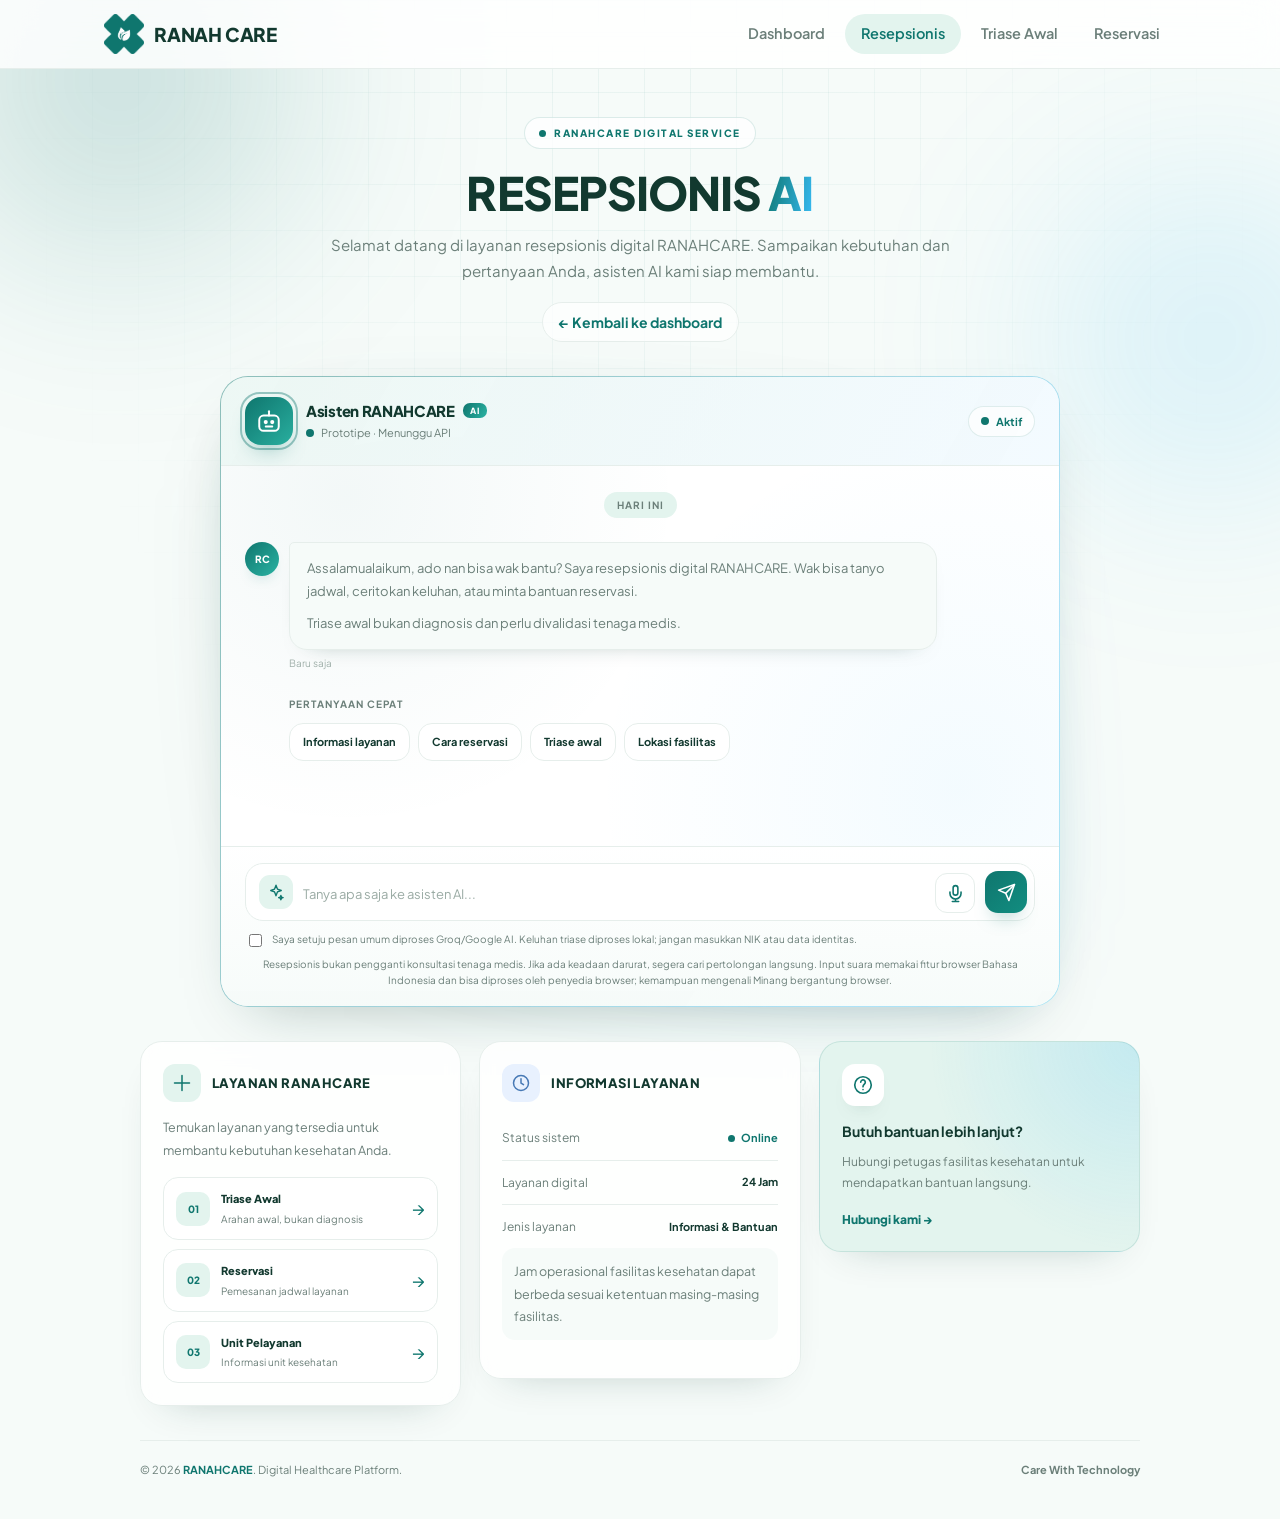
<file: frontend/pages/resepsionis.html>
<!doctype html>
<html lang="id">
  <head>
    <meta charset="UTF-8" />
    <meta name="viewport" content="width=device-width, initial-scale=1.0" />

    <meta name="description" content="Resepsionis Digital RANAHCARE" />

    <title>Resepsionis | RANAHCARE</title>

    <!-- GOOGLE FONT -->
    <link rel="preconnect" href="https://fonts.googleapis.com" />
    <link rel="preconnect" href="https://fonts.gstatic.com" crossorigin />

    <link
      href="https://fonts.googleapis.com/css2?family=Plus+Jakarta+Sans:wght@400;500;600;700;800&display=swap"
      rel="stylesheet"
    />

    <!-- CSS -->
    <link rel="stylesheet" href="../pages/css/resepsionis.css" />
  </head>

  <body>
    <!-- ================= AMBIENT BACKGROUND ================= -->

    <div class="ambient" aria-hidden="true">
      <span class="orb orb-1"></span>
      <span class="orb orb-2"></span>
      <span class="orb orb-3"></span>
      <span class="ambient-grid"></span>
    </div>

    <!-- ================= NAVBAR ================= -->

    <header class="navbar">
      <div class="navbar-container">
        <a href="dashboard.html" class="brand">
          <img src="../assets/1.png" alt="Logo RANAHCARE" />

          <span>RANAH CARE</span>
        </a>

        <nav class="nav-menu">
          <a href="dashboard.html" class="nav-link"> Dashboard </a>

          <a href="resepsionis.html" class="nav-link active"> Resepsionis </a>

          <a href="diagnosis.html" class="nav-link"> Triase Awal </a>

          <a href="reservasi.html" class="nav-link"> Reservasi </a>
        </nav>

        <button class="mobile-menu" id="mobileMenu" aria-label="Buka menu">
          <svg
            viewBox="0 0 24 24"
            fill="none"
            stroke="currentColor"
            stroke-width="2"
            stroke-linecap="round"
          >
            <path d="M4 6h16M4 12h16M4 18h16" />
          </svg>
        </button>
      </div>
    </header>

    <!-- ================= MAIN ================= -->

    <main class="main-container">
      <!-- PAGE HEADING -->

      <section class="page-heading">
        <span class="heading-label">
          <i></i>
          RANAHCARE DIGITAL SERVICE
        </span>

        <h1>RESEPSIONIS <span>AI</span></h1>

        <p>
          Selamat datang di layanan resepsionis digital RANAHCARE. Sampaikan
          kebutuhan dan pertanyaan Anda, asisten AI kami siap membantu.
        </p>

        <a href="dashboard.html" class="back-link"> ← Kembali ke dashboard </a>
      </section>

      <!-- ================= CHAT SHELL ================= -->

      <section class="chat-shell">
        <div class="chat-glow" aria-hidden="true"></div>

        <div class="chat-card">
          <!-- CHAT HEADER -->

          <div class="chat-header">
            <div class="receptionist-profile">
              <div class="bot-avatar">
                <svg
                  viewBox="0 0 24 24"
                  fill="none"
                  stroke="currentColor"
                  stroke-width="1.8"
                  stroke-linecap="round"
                  stroke-linejoin="round"
                >
                  <rect x="3" y="7" width="18" height="14" rx="4" />
                  <path d="M12 3v4" />
                  <circle cx="9" cy="13" r="1" />
                  <circle cx="15" cy="13" r="1" />
                  <path d="M9 17h6" />
                </svg>

                <span class="avatar-ring"></span>
              </div>

              <div class="bot-information">
                <h2>
                  Asisten RANAHCARE
                  <span class="ai-badge">AI</span>
                </h2>

                <span class="online-status">
                  <i></i>
                  Prototipe · Menunggu API
                </span>
              </div>
            </div>

            <div class="chat-status" id="chatStatus">
              <span class="status-dot"></span>
              <span id="chatStatusText">Aktif</span>
            </div>
          </div>

          <!-- CHAT BODY -->

          <div class="chat-body" id="chatBody" aria-live="polite">
            <!-- WELCOME MESSAGE -->

            <div class="chat-date">
              <span>HARI INI</span>
            </div>

            <div class="message-row bot-message">
              <div class="message-avatar">RC</div>

              <div class="message-content">
                <div class="message-bubble">
                  <p>
                    Assalamualaikum, ado nan bisa wak bantu? Saya resepsionis
                    digital RANAHCARE. Wak bisa tanyo jadwal, ceritokan
                    keluhan, atau minta bantuan reservasi.
                  </p>

                  <p>Triase awal bukan diagnosis dan perlu divalidasi tenaga medis.</p>
                </div>

                <span class="message-time">Baru saja</span>
              </div>
            </div>

            <!-- QUICK QUESTIONS -->

            <div class="quick-question-wrapper">
              <span class="quick-label"> PERTANYAAN CEPAT </span>

              <div class="quick-questions">
                <button
                  class="quick-btn"
                  data-message="Informasi layanan kesehatan"
                >
                  Informasi layanan
                </button>

                <button
                  class="quick-btn"
                  data-message="Bagaimana cara membuat reservasi?"
                >
                  Cara reservasi
                </button>

                <button
                  class="quick-btn"
                  data-message="Bagaimana cara melakukan triase awal?"
                >
                  Triase awal
                </button>

                <button
                  class="quick-btn"
                  data-message="Di mana lokasi fasilitas kesehatan?"
                >
                  Lokasi fasilitas
                </button>
              </div>
            </div>
          </div>

          <!-- CHAT INPUT -->

          <form class="chat-input-area" id="chatForm">
            <div class="input-wrapper">
              <span class="input-spark" aria-hidden="true">
                <svg
                  viewBox="0 0 24 24"
                  fill="none"
                  stroke="currentColor"
                  stroke-width="1.8"
                  stroke-linecap="round"
                  stroke-linejoin="round"
                >
                  <path d="M12 3l1.9 5.1L19 10l-5.1 1.9L12 17l-1.9-5.1L5 10l5.1-1.9Z" />
                  <path d="M18.5 16.5l.8 2.2 2.2.8-2.2.8-.8 2.2-.8-2.2-2.2-.8 2.2-.8Z" />
                </svg>
              </span>

              <textarea
                id="messageInput"
                rows="1"
                placeholder="Tanya apa saja ke asisten AI..."
                autocomplete="off"
                aria-label="Pesan untuk resepsionis"
              ></textarea>

              <button
                type="button"
                class="voice-button"
                id="voiceInput"
                aria-label="Gunakan input suara Bahasa Indonesia"
                title="Gunakan input suara"
              >
                <svg
                  viewBox="0 0 24 24"
                  fill="none"
                  stroke="currentColor"
                  stroke-width="2"
                  stroke-linecap="round"
                  stroke-linejoin="round"
                >
                  <rect x="9" y="2" width="6" height="12" rx="3" />
                  <path d="M5 10v2a7 7 0 0 0 14 0v-2M12 19v3m-4 0h8" />
                </svg>
              </button>

              <button
                type="submit"
                class="send-button"
                aria-label="Kirim pesan"
              >
                <svg
                  viewBox="0 0 24 24"
                  fill="none"
                  stroke="currentColor"
                  stroke-width="2"
                  stroke-linecap="round"
                  stroke-linejoin="round"
                >
                  <path d="m22 2-7 20-4-9-9-4Z" />
                  <path d="M22 2 11 13" />
                </svg>
              </button>
            </div>

            <p class="input-disclaimer">
              <label class="ai-consent" for="aiConsent">
                <input type="checkbox" id="aiConsent" />
                <span>
                  Saya setuju pesan umum diproses Groq/Google AI. Keluhan triase
                  diproses lokal; jangan masukkan NIK atau data identitas.
                </span>
              </label>
              Resepsionis bukan pengganti konsultasi tenaga medis. Jika ada
              keadaan darurat, segera cari pertolongan langsung. Input suara
              memakai fitur browser Bahasa Indonesia dan bisa diproses oleh
              penyedia browser; kemampuan mengenali Minang bergantung browser.
            </p>
          </form>
        </div>
      </section>

      <!-- ================= INFORMATION CARDS ================= -->

      <section class="information-sidebar">
        <!-- SERVICE CARD -->

        <div class="information-card service-card">
          <div class="card-heading">
            <div class="card-icon green-icon">
              <svg
                viewBox="0 0 24 24"
                fill="none"
                stroke="currentColor"
                stroke-width="1.8"
                stroke-linecap="round"
              >
                <path d="M12 3v18M3 12h18" />
              </svg>
            </div>

            <h3>LAYANAN RANAHCARE</h3>
          </div>

          <p>
            Temukan layanan yang tersedia untuk membantu kebutuhan kesehatan
            Anda.
          </p>

          <div class="service-list">
            <a href="diagnosis.html" class="service-item">
              <span class="service-item-icon">01</span>

              <span>
                <strong>Triase Awal</strong>
                <small>Arahan awal, bukan diagnosis</small>
              </span>

              <span class="service-arrow">→</span>
            </a>

            <a href="reservasi.html" class="service-item">
              <span class="service-item-icon">02</span>

              <span>
                <strong>Reservasi</strong>
                <small>Pemesanan jadwal layanan</small>
              </span>

              <span class="service-arrow">→</span>
            </a>

            <a href="pelayanan.html" class="service-item">
              <span class="service-item-icon">03</span>

              <span>
                <strong>Unit Pelayanan</strong>
                <small>Informasi unit kesehatan</small>
              </span>

              <span class="service-arrow">→</span>
            </a>
          </div>
        </div>

        <!-- OPERATIONAL CARD -->

        <div class="information-card operational-card">
          <div class="card-heading">
            <div class="card-icon blue-icon">
              <svg
                viewBox="0 0 24 24"
                fill="none"
                stroke="currentColor"
                stroke-width="1.8"
                stroke-linecap="round"
              >
                <circle cx="12" cy="12" r="9" />
                <path d="M12 7v5l3 2" />
              </svg>
            </div>

            <h3>INFORMASI LAYANAN</h3>
          </div>

          <div class="operational-information">
            <div class="operational-item">
              <span>Status sistem</span>

              <strong class="system-active">
                <i></i>
                Online
              </strong>
            </div>

            <div class="operational-item">
              <span>Layanan digital</span>

              <strong>24 Jam</strong>
            </div>

            <div class="operational-item">
              <span>Jenis layanan</span>

              <strong>Informasi &amp; Bantuan</strong>
            </div>
          </div>

          <p class="operational-note">
            Jam operasional fasilitas kesehatan dapat berbeda sesuai ketentuan
            masing-masing fasilitas.
          </p>
        </div>

        <!-- HELP CARD -->

        <div class="help-card">
          <div class="help-icon">
            <svg
              viewBox="0 0 24 24"
              fill="none"
              stroke="currentColor"
              stroke-width="1.8"
              stroke-linecap="round"
            >
              <circle cx="12" cy="12" r="9" />
              <path d="M9.5 9a2.5 2.5 0 1 1 4.2 1.8c-1.1 1-1.7 1.4-1.7 3.2" />
              <path d="M12 17h.01" />
            </svg>
          </div>

          <div>
            <h3>Butuh bantuan lebih lanjut?</h3>

            <p>
              Hubungi petugas fasilitas kesehatan untuk mendapatkan bantuan
              langsung.
            </p>
          </div>

          <a href="contact.html"> Hubungi kami → </a>
        </div>
      </section>

      <!-- FOOTER -->

      <footer class="page-footer">
        <p>© 2026 <strong>RANAHCARE</strong>. Digital Healthcare Platform.</p>

        <span>Care With Technology</span>
      </footer>
    </main>

    <!-- JAVASCRIPT -->

    <script src="../js/config.js"></script>
    <script src="../js/resepsionis.js"></script>
  </body>
</html>
</file>
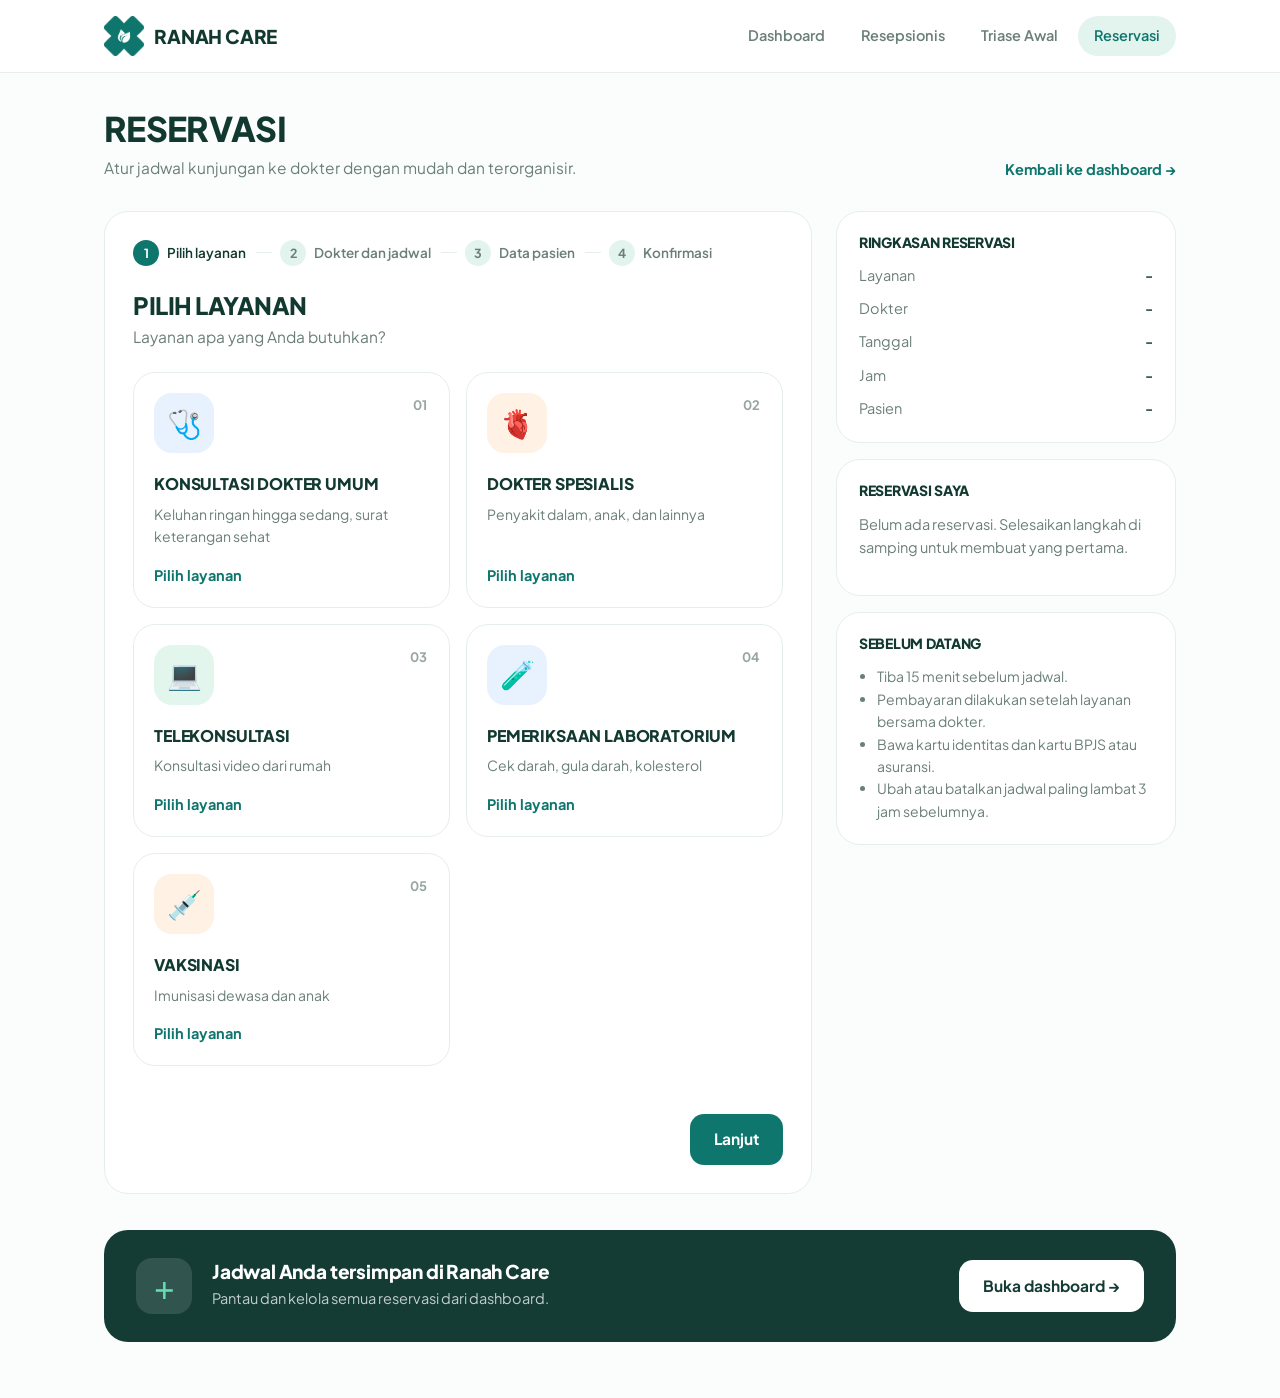
<file: frontend/pages/reservasi.html>
<!doctype html>
<html lang="id">
  <head>
    <meta charset="utf-8" />
    <meta
      name="viewport"
      content="width=device-width, initial-scale=1, viewport-fit=cover"
    />
    <title>Reservasi – Ranah Care</title>
    <link rel="preconnect" href="https://fonts.googleapis.com" />
    <link
      rel="stylesheet"
      href="https://fonts.googleapis.com/css2?family=Plus+Jakarta+Sans:wght@400;500;600;700;800&display=swap"
    />
    <link rel="stylesheet" href="../pages/css/reservasi.css" />
  </head>
  <body>
    <header>
      <div class="bar">
        <a
          class="logo"
          href="dashboard.html"
          aria-label="Ranah Care, ke dashboard"
          ><img
            src="../assets/1.png"
            alt="Ranah Care"
            width="250"
            height="44"
          />
          <span>RANAH CARE</span></a
        >
        <nav aria-label="Menu utama">
          <a href="dashboard.html">Dashboard</a
          ><a href="resepsionis.html">Resepsionis</a
          ><a href="diagnosis.html">Triase Awal</a
          ><a href="#reservasi" aria-current="page">Reservasi</a>
        </nav>
      </div>
    </header>

    <main id="reservasi">
      <div class="top">
        <div>
          <h1>Reservasi</h1>
          <p>Atur jadwal kunjungan ke dokter dengan mudah dan terorganisir.</p>
        </div>
        <a class="more" href="dashboard.html">Kembali ke dashboard →</a>
      </div>

      <section class="card" aria-live="polite">
        <ol class="steps" id="steps"></ol>
        <div id="body"></div>
      </section>

      <aside>
        <section class="card sum">
          <h3>Ringkasan reservasi</h3>
          <div id="sum"></div>
        </section>
        <section class="card">
          <h3>Reservasi saya</h3>
          <div id="list"></div>
        </section>
        <section class="card">
          <h3>Sebelum datang</h3>
          <ul class="tips">
            <li>Tiba 15 menit sebelum jadwal.</li>
            <li>Pembayaran dilakukan setelah layanan bersama dokter.</li>
            <li>Bawa kartu identitas dan kartu BPJS atau asuransi.</li>
            <li>Ubah atau batalkan jadwal paling lambat 3 jam sebelumnya.</li>
          </ul>
        </section>
      </aside>
      <section class="band">
        <div class="pl">+</div>
        <div class="tx">
          <h3>Jadwal Anda tersimpan di Ranah Care</h3>
          <p>Pantau dan kelola semua reservasi dari dashboard.</p>
        </div>
        <a class="wbtn" href="dashboard.html">Buka dashboard →</a>
      </section>
    </main>

    <script src="../js/config.js"></script>
    <script>
      var SV = [
        {
          id: "umum",
          n: "Konsultasi dokter umum",
          d: "Keluhan ringan hingga sedang, surat keterangan sehat",
          i: "🩺",
        },
        {
          id: "spesialis",
          n: "Dokter spesialis",
          d: "Penyakit dalam, anak, dan lainnya",
          i: "🫀",
        },
        {
          id: "tele",
          n: "Telekonsultasi",
          d: "Konsultasi video dari rumah",
          i: "💻",
        },
        {
          id: "lab",
          n: "Pemeriksaan laboratorium",
          d: "Cek darah, gula darah, kolesterol",
          i: "🧪",
        },
        {
          id: "vaksin",
          n: "Vaksinasi",
          d: "Imunisasi dewasa dan anak",
          i: "💉",
        },
      ];
      var NM = [
        "Pilih layanan",
        "Dokter dan jadwal",
        "Data pasien",
        "Konfirmasi",
      ];
      var S = {
        step: 1,
        sv: null,
        dr: null,
        date: null,
        time: null,
        scheduleId: null,
        slots: [],
        slotsLoaded: false,
        loadingSlots: false,
        scheduleError: "",
        nama: "",
        hp: "",
        untuk: "Diri sendiri",
        jamin: "Umum",
        keluhan: "",
        err: "",
        done: null,
      };
      var B = [];
      try {
        B = JSON.parse(localStorage.getItem("rc_bk") || "[]");
      } catch (e) {
        B = [];
      }
      function save() {
        try {
          localStorage.setItem("rc_bk", JSON.stringify(B));
        } catch (e) {}
      }
      function $(i) {
        return document.getElementById(i);
      }
      function esc(s) {
        var d = document.createElement("div");
        d.textContent = s;
        return d.innerHTML;
      }

      function svc() {
        return SV.filter(function (x) {
          return x.id === S.sv;
        })[0];
      }
      function fd(iso) {
        return new Date(iso + "T00:00:00").toLocaleDateString("id-ID", {
          weekday: "long",
          day: "numeric",
          month: "long",
          year: "numeric",
        });
      }
      function stepsUI() {
        $("steps").innerHTML = NM.map(function (n, i) {
          var c = i + 1 === S.step ? "on" : i + 1 < S.step ? "done" : "";
          return (
            '<li class="' +
            c +
            '"><b>' +
            (i + 1 < S.step ? "✓" : i + 1) +
            "</b>" +
            n +
            "</li>"
          );
        }).join("");
      }

      function draw() {
        stepsUI();
        var h = "";
        if (S.done) {
          h =
            '<div class="ok"><div class="ck2">✓</div><h2>Reservasi berhasil</h2><p class="sub">Simpan kode ini dan nomor antrean Anda.</p><div class="code">' +
            S.done.kode +
            "</div><p>Nomor antrean: <strong>" +
            S.done.antrean +
            "</strong><br>" +
            esc(S.done.sv) +
            " bersama " +
            esc(S.done.dr) +
            "<br>" +
            fd(S.done.date) +
            ", pukul " +
            S.done.time +
            '</p><div class="act"><a class="btn" href="dashboard.html">Kembali ke dashboard</a><button class="btn ghost" id="again">Buat reservasi baru</button></div></div>';
          $("body").innerHTML = h;
          $("again").onclick = reset;
          side();
          return;
        }
        if (S.step === 1) {
          h =
            '<h2>Pilih layanan</h2><p class="sub">Layanan apa yang Anda butuhkan?</p><div class="grid">' +
            SV.map(function (x, k) {
              return (
                '<button type="button" class="opt" data-sv="' +
                x.id +
                '" aria-pressed="' +
                (S.sv === x.id) +
                '"><span class="no">0' +
                (k + 1) +
                '</span><span class="ic">' +
                x.i +
                '</span><span class="t">' +
                x.n +
                '</span><span class="d">' +
                x.d +
                '</span><span class="go">' +
                (S.sv === x.id ? "Terpilih ✓" : "Pilih layanan") +
                "</span></button>"
              );
            }).join("") +
            "</div>";
        }
        if (S.step === 2) {
          if (!S.slotsLoaded && !S.loadingSlots) loadSlots();
          if (S.loadingSlots) {
            h = '<h2>Dokter dan jadwal</h2><p class="sub">Memuat jadwal dari layanan AI...</p>';
          } else if (S.scheduleError) {
            h =
              '<h2>Jadwal belum tersedia</h2><p class="err" role="alert">' +
              esc(S.scheduleError) +
              '</p><button type="button" class="btn ghost" id="retrySlots">Coba lagi</button>';
          } else if (!S.slots.length) {
            h =
              '<h2>Belum ada jadwal</h2><p class="sub">Tidak ada slot demo untuk layanan ini. Silakan pilih layanan lain atau hubungi petugas.</p>';
          } else {
            var doctors = [];
            S.slots.forEach(function (slot) {
              if (!doctors.some(function (doctor) { return doctor.name === slot.doctor_name; })) {
                doctors.push({ name: slot.doctor_name, specialty: slot.specialty });
              }
            });
            h =
              '<h2>Dokter dan jadwal</h2><p class="sub">Ketersediaan dibaca langsung dari API jadwal.</p><div class="grid">' +
              doctors.map(function (doctor) {
                var name = doctor.name.replace(/^dr\. /, "").charAt(0);
                return (
                  '<button type="button" class="opt doc" data-dr="' +
                  esc(doctor.name).replace(/"/g, "&quot;") +
                  '" aria-pressed="' +
                  (S.dr === doctor.name) +
                  '"><span class="av">' +
                  esc(name) +
                  '</span><span><span class="t">' +
                  esc(doctor.name) +
                  '</span><span class="d" style="margin:0">' +
                  esc(doctor.specialty) +
                  "</span></span></button>"
                );
              }).join("") +
              "</div>";
            if (S.dr) {
              var doctorSlots = S.slots.filter(function (slot) {
                return slot.doctor_name === S.dr;
              });
              var dates = Array.from(new Set(doctorSlots.map(function (slot) {
                return slot.starts_at.slice(0, 10);
              })));
              h +=
                '<span class="lbl">Tanggal</span><div class="chips">' +
                dates.map(function (iso) {
                  return (
                    '<button type="button" class="chip" data-dt="' +
                    iso +
                    '" aria-pressed="' +
                    (S.date === iso) +
                    '">' +
                    new Date(iso + "T00:00:00").toLocaleDateString("id-ID", { weekday: "short" }) +
                    "<small>" +
                    new Date(iso + "T00:00:00").toLocaleDateString("id-ID", { day: "numeric", month: "short" }) +
                    "</small></button>"
                  );
                }).join("") +
                "</div>";
              if (S.date) {
                var dateSlots = doctorSlots.filter(function (slot) {
                  return slot.starts_at.slice(0, 10) === S.date;
                });
                h +=
                  '<span class="lbl">Jam</span><div class="chips">' +
                  dateSlots.map(function (slot) {
                    var time = slot.starts_at.slice(11, 16);
                    return (
                      '<button type="button" class="chip" data-slot="' +
                      slot.id +
                      '" aria-pressed="' +
                      (S.scheduleId === slot.id) +
                      '">' +
                      time +
                      " · sisa " +
                      slot.available +
                      "</button>"
                    );
                  }).join("") +
                  "</div>";
              }
            }
          }
        }
        if (S.step === 3) {
          h =
            '<h2>Data pasien</h2><p class="sub">Isi kontak yang diperlukan; jangan masukkan NIK.</p><div class="f">' +
            '<label class="fl">Reservasi untuk<select id="untuk">' +
            ["Diri sendiri", "Anggota keluarga"]
              .map(function (o) {
                return (
                  "<option" +
                  (S.untuk === o ? " selected" : "") +
                  ">" +
                  o +
                  "</option>"
                );
              })
              .join("") +
            "</select></label>" +
            '<label class="fl">Penjamin<select id="jamin">' +
            ["Umum", "BPJS Kesehatan", "Asuransi swasta"]
              .map(function (o) {
                return (
                  "<option" +
                  (S.jamin === o ? " selected" : "") +
                  ">" +
                  o +
                  "</option>"
                );
              })
              .join("") +
            "</select></label>" +
            '<label class="fl">Nama lengkap pasien<input type="text" id="nama" autocomplete="name" value="' +
            esc(S.nama).replace(/"/g, "&quot;") +
            '"></label>' +
            '<label class="fl">Nomor WhatsApp<input type="tel" id="hp" inputmode="tel" placeholder="08xxxxxxxxxx" value="' +
            esc(S.hp).replace(/"/g, "&quot;") +
            '"></label>' +
            '<label class="fl w">Keluhan atau tujuan kunjungan<textarea id="kel">' +
            esc(S.keluhan) +
            "</textarea></label>" +
            '<p class="note w">Pengingat WhatsApp/SMS belum terhubung pada prototipe.</p></div>';
        }
        if (S.step === 4) {
          var v = svc();
          h =
            '<h2>Periksa dan konfirmasi</h2><p class="sub">Pastikan semua data sudah benar.</p><div class="sum"><dl><dt>Layanan</dt><dd>' +
            v.n +
            "</dd><dt>Dokter</dt><dd>" +
            S.dr +
            "</dd><dt>Jadwal</dt><dd>" +
            fd(S.date) +
            ", " +
            S.time +
            "</dd><dt>Pasien</dt><dd>" +
            esc(S.nama) +
            " (" +
            S.untuk +
            ")</dd><dt>WhatsApp</dt><dd>" +
            esc(S.hp) +
            "</dd><dt>Penjamin</dt><dd>" +
            S.jamin +
            "</dd><dt>Keluhan</dt><dd>" +
            esc(S.keluhan || "-") +
            '</dd></dl><p class="empty" style="margin:12px 0 0">Pembayaran dilakukan setelah layanan bersama dokter. Reservasi ini hanya untuk mengatur jadwal.</p></div>';
        }
        h +=
          '<div class="err" id="err" role="alert">' +
          S.err +
          '</div><div class="act"><button type="button" class="btn ghost" id="back"' +
          (S.step === 1 ? ' style="visibility:hidden"' : "") +
          '>Kembali</button><button type="button" class="btn" id="next">' +
          (S.step === 4 ? "Konfirmasi reservasi" : "Lanjut") +
          "</button></div>";
        $("body").innerHTML = h;
        side();
        bind();
      }

      function bind() {
        var q = function (s, f) {
          Array.prototype.forEach.call(document.querySelectorAll(s), f);
        };
        q("[data-sv]", function (b) {
          b.onclick = function () {
            if (S.sv !== b.dataset.sv) {
              S.sv = b.dataset.sv;
              S.dr = S.date = S.time = null;
              S.scheduleId = null;
              S.slots = [];
              S.slotsLoaded = false;
              S.scheduleError = "";
            }
            S.err = "";
            draw();
          };
        });
        q("[data-dr]", function (b) {
          b.onclick = function () {
            if (S.dr !== b.dataset.dr) {
              S.dr = b.dataset.dr;
              S.date = S.time = null;
              S.scheduleId = null;
            }
            S.err = "";
            draw();
          };
        });
        q("[data-dt]", function (b) {
          b.onclick = function () {
            S.date = b.dataset.dt;
            S.time = null;
            S.scheduleId = null;
            S.err = "";
            draw();
          };
        });
        q("[data-slot]", function (b) {
          b.onclick = function () {
            var slot = S.slots.filter(function (item) {
              return item.id === +b.dataset.slot;
            })[0];
            if (!slot) return;
            S.scheduleId = slot.id;
            S.date = slot.starts_at.slice(0, 10);
            S.time = slot.starts_at.slice(11, 16);
            S.err = "";
            draw();
          };
        });
        if ($("retrySlots"))
          $("retrySlots").onclick = function () {
            S.slotsLoaded = false;
            S.scheduleError = "";
            draw();
          };
        if (S.step === 3) {
          ["untuk", "jamin", "nama", "hp", "kel"].forEach(function (i) {
            $(i).oninput = $(i).onchange = function () {
              S.untuk = $("untuk").value;
              S.jamin = $("jamin").value;
              S.nama = $("nama").value;
              S.hp = $("hp").value;
              S.keluhan = $("kel").value;
              side();
            };
          });
        }
        $("back").onclick = function () {
          S.err = "";
          S.step--;
          draw();
        };
        $("next").onclick = next;
      }

      function loadSlots() {
        S.loadingSlots = true;
        fetch(
          AI_SERVICE_BASE_URL +
            "/schedules?service=" +
            encodeURIComponent(S.sv) +
            "&limit=500",
        )
          .then(function (response) {
            return response.json().then(function (body) {
              if (!response.ok) throw new Error(body.detail || "Gagal memuat jadwal.");
              return body;
            });
          })
          .then(function (body) {
            S.slots = body.items;
            S.slotsLoaded = true;
          })
          .catch(function (error) {
            console.error("Jadwal API gagal:", error);
            S.scheduleError =
              "Tidak dapat menghubungi API jadwal. Pastikan ai_service berjalan.";
          })
          .finally(function () {
            S.loadingSlots = false;
            draw();
          });
      }

      async function next() {
        var e = "";
        if (S.step === 1 && !S.sv) e = "Pilih satu layanan untuk melanjutkan.";
        if (S.step === 2 && !(S.dr && S.date && S.time && S.scheduleId))
          e = !S.dr
            ? "Pilih dokter terlebih dahulu."
            : !S.date
              ? "Pilih tanggal kunjungan."
              : "Pilih jam kunjungan.";
        if (S.step === 3) {
          if (S.nama.trim().length < 3) e = "Isi nama lengkap pasien.";
          else if (!/^(\+62|62|0)8\d{7,12}$/.test(S.hp.replace(/[\s-]/g, "")))
            e = "Nomor WhatsApp belum sesuai. Contoh: 081234567890.";
        }
        if (e) {
          S.err = e;
          draw();
          return;
        }
        S.err = "";
        if (S.step < 4) {
          S.step++;
          draw();
          return;
        }
        var v = svc();
        $("next").disabled = true;
        $("next").textContent = "Memproses...";
        var response;
        try {
          response = await fetch(AI_SERVICE_BASE_URL + "/reservations", {
            method: "POST",
            headers: { "Content-Type": "application/json" },
            body: JSON.stringify({
              schedule_id: S.scheduleId,
              service: S.sv,
              starts_at: S.date + "T" + S.time,
              patient_name: S.nama.trim(),
              phone: S.hp,
              coverage: S.jamin,
              complaint: S.keluhan,
            }),
          });
        } catch (error) {
          S.err = "API reservasi tidak dapat dihubungi. Periksa layanan lalu coba lagi.";
          draw();
          return;
        }
        var result = await response.json();
        if (!response.ok) {
          S.err = result.detail || "Reservasi gagal. Silakan periksa jadwal dan data.";
          draw();
          return;
        }
        var booking = result.reservation;
        var b = {
          kode: booking.booking_code,
          sv: v.n,
          dr: booking.doctor_name,
          date: booking.starts_at.slice(0, 10),
          time: booking.starts_at.slice(11, 16),
          antrean: booking.queue_number,
          st: "Terjadwal",
        };
        B.unshift(b);
        save();
        S.done = b;
        S.step = 4;
        draw();
        window.scrollTo(0, 0);
      }

      function reset() {
        S = {
          step: 1,
          sv: null,
          dr: null,
          date: null,
          time: null,
          scheduleId: null,
          slots: [],
          slotsLoaded: false,
          loadingSlots: false,
          scheduleError: "",
          nama: "",
          hp: "",
          untuk: "Diri sendiri",
          jamin: "Umum",
          keluhan: "",
          err: "",
          done: null,
        };
        draw();
      }

      function side() {
        var v = svc(),
          r = function (a, b) {
            return "<dt>" + a + "</dt><dd>" + (b || "-") + "</dd>";
          };
        $("sum").innerHTML =
          "<dl>" +
          r("Layanan", v && v.n) +
          r("Dokter", S.dr) +
          r("Tanggal", S.date && fd(S.date)) +
          r("Jam", S.time) +
          r("Pasien", S.nama && esc(S.nama)) +
          "</dl>";
        $("list").innerHTML = B.length
          ? B.map(function (b) {
              return (
                '<div class="bk"><div class="r"><strong>' +
                b.kode +
                '</strong><span class="tag' +
                (x ? " x" : "") +
                '">' +
                b.st +
                "</span></div><div>" +
                esc(b.sv) +
                '</div><div class="empty">' +
                esc(b.dr) +
                "<br>" +
                fd(b.date) +
                ", " +
                b.time +
                "</div>" +
                "<div class=\"empty\">Antrean " +
                esc(String(b.antrean || "-")) +
                "</div>" +
                "</div>"
              );
            }).join("")
          : '<p class="empty">Belum ada reservasi. Selesaikan langkah di samping untuk membuat yang pertama.</p>';
        if (B.length)
          $("list").insertAdjacentHTML(
            "beforeend",
            '<p class="empty">Untuk perubahan atau pembatalan, hubungi petugas puskesmas.</p>',
          );
      }
      /* Isi otomatis dari halaman diagnosis: reservasi.html?layanan=umum&keluhan=... */
      (function () {
        try {
          var q = new URLSearchParams(location.search),
            l = q.get("layanan"),
            k = q.get("keluhan");
          if (
            l &&
            SV.some(function (x) {
              return x.id === l;
            })
          ) {
            S.sv = l;
            S.step = 2;
          }
          if (k) S.keluhan = k;
        } catch (e) {}
      })();
      draw();
    </script>
  </body>
</html>
</file>
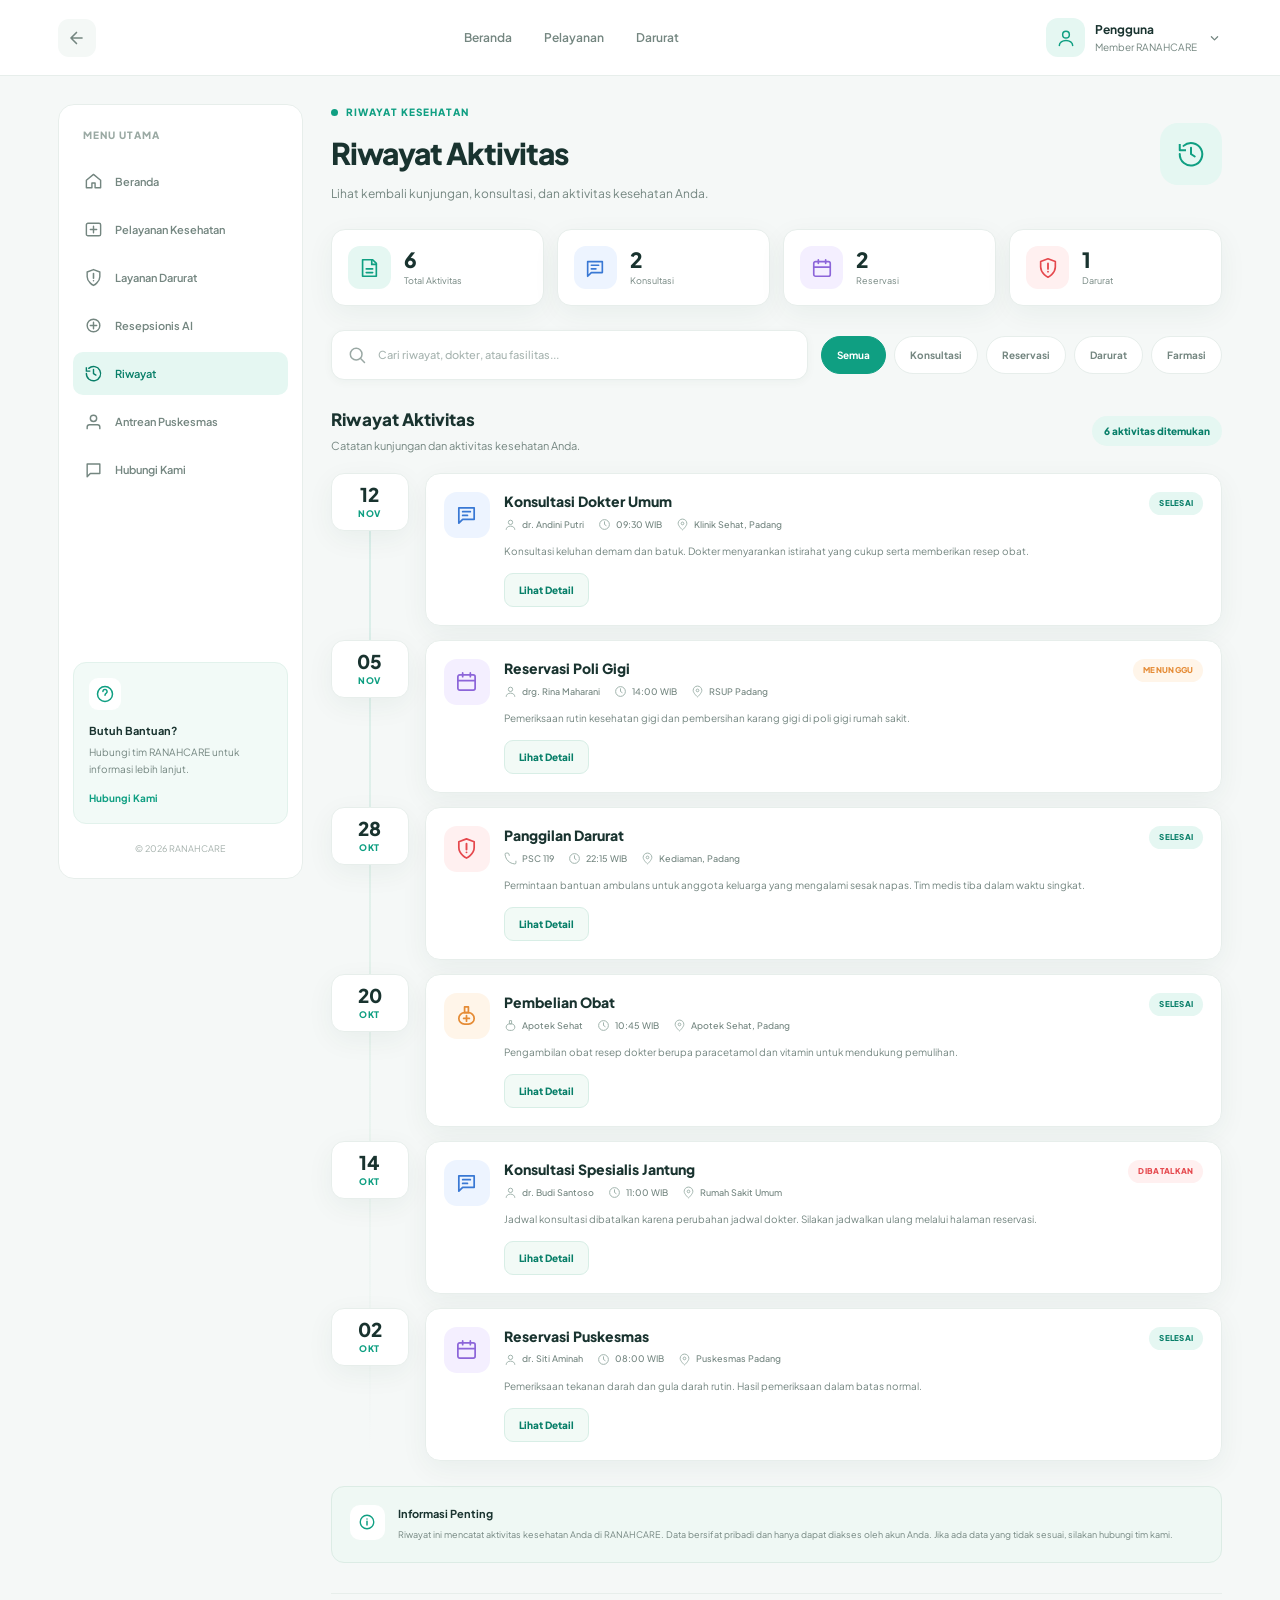
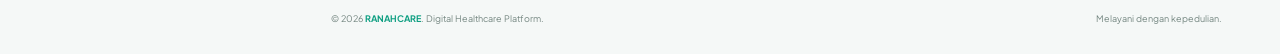
<file: frontend/pages/riwayat.html>
<!doctype html>
<html lang="id">
  <head>
    <meta charset="UTF-8" />
    <meta name="viewport" content="width=device-width, initial-scale=1.0" />

    <meta
      name="description"
      content="RANAHCARE - Riwayat Aktivitas dan Kunjungan Kesehatan"
    />

    <title>Riwayat | RANAHCARE</title>

    <!-- GOOGLE FONT -->
    <link rel="preconnect" href="https://fonts.googleapis.com" />
    <link rel="preconnect" href="https://fonts.gstatic.com" crossorigin />

    <link
      href="https://fonts.googleapis.com/css2?family=Plus+Jakarta+Sans:wght@400;500;600;700;800&display=swap"
      rel="stylesheet"
    />

    <!-- CSS RIWAYAT -->
    <link rel="stylesheet" href="../pages/css/riwayat.css" />
    <link rel="stylesheet" href="../css/auth-ui.css" />
  </head>

  <body>
    <!-- NAVBAR -->
    <header class="navbar">
      <div class="navbar-left">
        <a
          href="dashboard.html"
          class="back-button"
          aria-label="Kembali ke dashboard"
        >
          <svg viewBox="0 0 24 24" fill="none" aria-hidden="true">
            <path
              d="M19 12H5M12 19L5 12L12 5"
              stroke="currentColor"
              stroke-width="2"
              stroke-linecap="round"
              stroke-linejoin="round"
            />
          </svg>
        </a>
      </div>

      <nav class="nav-menu" aria-label="Navigasi utama">
        <a href="dashboard.html">Beranda</a>
        <a href="pelayanan.html">Pelayanan</a>
        <a href="darurat.html">Darurat</a>
      </nav>

      <!-- PROFILE -->
      <div class="profile-wrapper">
        <button
          class="profile-button"
          type="button"
          aria-expanded="false"
          aria-label="Buka menu profil"
        >
          <div class="profile-avatar">
            <svg viewBox="0 0 24 24" fill="none" aria-hidden="true">
              <circle
                cx="12"
                cy="8"
                r="4"
                stroke="currentColor"
                stroke-width="1.8"
              />
              <path
                d="M4 21C4 17.686 7.582 15 12 15C16.418 15 20 17.686 20 21"
                stroke="currentColor"
                stroke-width="1.8"
                stroke-linecap="round"
              />
            </svg>
          </div>

          <div class="profile-info">
            <strong>Pengguna</strong>
            <span>Member RANAHCARE</span>
          </div>

          <svg
            class="dropdown-arrow"
            viewBox="0 0 24 24"
            fill="none"
            aria-hidden="true"
          >
            <path
              d="M7 10L12 15L17 10"
              stroke="currentColor"
              stroke-width="2"
              stroke-linecap="round"
              stroke-linejoin="round"
            />
          </svg>
        </button>

        <div class="profile-dropdown">
          <a href="profil.html">Profil Saya</a>
          <a href="contact.html">Hubungi Kami</a>

          <div class="dropdown-divider"></div>

          <a href="index.html" class="logout-link" data-logout>Keluar</a>
        </div>
      </div>
    </header>

    <!-- MAIN -->
    <main class="app-container">
      <div class="main-content">
        <!-- SIDEBAR -->
        <aside class="sidebar">
          <div class="sidebar-title">MENU UTAMA</div>

          <nav class="sidebar-menu" aria-label="Menu halaman">
            <a href="dashboard.html" class="sidebar-item">
              <span class="sidebar-icon">
                <svg viewBox="0 0 24 24" fill="none" aria-hidden="true">
                  <path
                    d="M3 10.5L12 3L21 10.5V20H14V14H10V20H3V10.5Z"
                    stroke="currentColor"
                    stroke-width="1.8"
                    stroke-linejoin="round"
                  />
                </svg>
              </span>

              <span>Beranda</span>
            </a>

            <a href="pelayanan.html" class="sidebar-item">
              <span class="sidebar-icon">
                <svg viewBox="0 0 24 24" fill="none" aria-hidden="true">
                  <rect
                    x="3"
                    y="4"
                    width="18"
                    height="16"
                    rx="2"
                    stroke="currentColor"
                    stroke-width="1.8"
                  />

                  <path
                    d="M12 8V16M8 12H16"
                    stroke="currentColor"
                    stroke-width="1.8"
                    stroke-linecap="round"
                  />
                </svg>
              </span>

              <span>Pelayanan Kesehatan</span>
            </a>

            <a href="darurat.html" class="sidebar-item">
              <span class="sidebar-icon">
                <svg viewBox="0 0 24 24" fill="none" aria-hidden="true">
                  <path
                    d="M12 22S20 18 20 11V5L12 2L4 5V11C4 18 12 22 12 22Z"
                    stroke="currentColor"
                    stroke-width="1.8"
                    stroke-linejoin="round"
                  />

                  <path
                    d="M12 7V13M12 16H12.01"
                    stroke="currentColor"
                    stroke-width="2"
                    stroke-linecap="round"
                  />
                </svg>
              </span>

              <span>Layanan Darurat</span>
            </a>

            <a href="resepsionis.html" class="sidebar-item">
              <span class="sidebar-icon">
                <svg viewBox="0 0 24 24" fill="none" aria-hidden="true">
                  <circle
                    cx="12"
                    cy="12"
                    r="8"
                    stroke="currentColor"
                    stroke-width="1.8"
                  />

                  <path
                    d="M12 8V16M8 12H16"
                    stroke="currentColor"
                    stroke-width="1.8"
                    stroke-linecap="round"
                  />
                </svg>
              </span>

              <span>Resepsionis AI</span>
            </a>

            <a href="riwayat.html" class="sidebar-item active">
              <span class="sidebar-icon">
                <svg viewBox="0 0 24 24" fill="none" aria-hidden="true">
                  <path
                    d="M3 12A9 9 0 1 0 6 5.5"
                    stroke="currentColor"
                    stroke-width="1.8"
                    stroke-linecap="round"
                  />

                  <path
                    d="M3 4V9H8"
                    stroke="currentColor"
                    stroke-width="1.8"
                    stroke-linejoin="round"
                  />

                  <path
                    d="M12 7V12L15 14"
                    stroke="currentColor"
                    stroke-width="1.8"
                    stroke-linecap="round"
                  />
                </svg>
              </span>

              <span>Riwayat</span>
            </a>

            <a href="antrean.html" class="sidebar-item">
              <span class="sidebar-icon">
                <svg viewBox="0 0 24 24" fill="none" aria-hidden="true">
                  <circle
                    cx="12"
                    cy="8"
                    r="4"
                    stroke="currentColor"
                    stroke-width="1.8"
                  />

                  <path
                    d="M4 21V19C4 17.3431 5.34315 16 7 16H17C18.6569 16 20 17.3431 20 19V21"
                    stroke="currentColor"
                    stroke-width="1.8"
                    stroke-linecap="round"
                  />
                </svg>
              </span>

              <span>Antrean Puskesmas</span>
            </a>

            <a href="contact.html" class="sidebar-item">
              <span class="sidebar-icon">
                <svg viewBox="0 0 24 24" fill="none" aria-hidden="true">
                  <path
                    d="M4 5H20V17H8L4 21V5Z"
                    stroke="currentColor"
                    stroke-width="1.8"
                    stroke-linejoin="round"
                  />
                </svg>
              </span>

              <span>Hubungi Kami</span>
            </a>
          </nav>

          <!-- SIDEBAR HELP -->
          <div class="sidebar-bottom">
            <div class="help-box">
              <div class="help-icon">
                <svg viewBox="0 0 24 24" fill="none" aria-hidden="true">
                  <circle
                    cx="12"
                    cy="12"
                    r="9"
                    stroke="currentColor"
                    stroke-width="1.8"
                  />

                  <path
                    d="M9.5 9A2.5 2.5 0 1 1 13.5 11C12.5 11.7 12 12.2 12 13.5"
                    stroke="currentColor"
                    stroke-width="1.8"
                    stroke-linecap="round"
                  />

                  <path
                    d="M12 17H12.01"
                    stroke="currentColor"
                    stroke-width="2"
                  />
                </svg>
              </div>

              <strong>Butuh Bantuan?</strong>

              <p>Hubungi tim RANAHCARE untuk informasi lebih lanjut.</p>

              <a href="contact.html">Hubungi Kami</a>
            </div>

            <div class="sidebar-footer">© 2026 RANAHCARE</div>
          </div>
        </aside>

        <!-- CONTENT -->
        <section class="content">
          <!-- PAGE HEADING -->
          <div class="page-heading">
            <div>
              <div class="eyebrow">
                <span class="eyebrow-dot"></span>
                RIWAYAT KESEHATAN
              </div>

              <h1>Riwayat Aktivitas</h1>

              <p>
                Lihat kembali kunjungan, konsultasi, dan aktivitas kesehatan
                Anda.
              </p>
            </div>

            <div class="heading-icon">
              <svg viewBox="0 0 24 24" fill="none" aria-hidden="true">
                <path
                  d="M3 12A9 9 0 1 0 6 5.5"
                  stroke="currentColor"
                  stroke-width="1.6"
                  stroke-linecap="round"
                />

                <path
                  d="M3 4V9H8"
                  stroke="currentColor"
                  stroke-width="1.6"
                  stroke-linejoin="round"
                />

                <path
                  d="M12 7V12L15 14"
                  stroke="currentColor"
                  stroke-width="1.6"
                  stroke-linecap="round"
                />
              </svg>
            </div>
          </div>

          <!-- STATISTICS -->
          <section class="history-stats">
            <div class="stat-card">
              <div class="stat-icon total">
                <svg viewBox="0 0 24 24" fill="none" aria-hidden="true">
                  <path
                    d="M5 3H16L20 7V21H5V3Z"
                    stroke="currentColor"
                    stroke-width="1.8"
                    stroke-linejoin="round"
                  />
                  <path
                    d="M15 3V8H20M9 13H16M9 17H16"
                    stroke="currentColor"
                    stroke-width="1.8"
                    stroke-linecap="round"
                  />
                </svg>
              </div>

              <div>
                <strong id="statTotal">0</strong>
                <span>Total Aktivitas</span>
              </div>
            </div>

            <div class="stat-card">
              <div class="stat-icon consultation">
                <svg viewBox="0 0 24 24" fill="none" aria-hidden="true">
                  <path
                    d="M4 5H20V17H8L4 21V5Z"
                    stroke="currentColor"
                    stroke-width="1.8"
                    stroke-linejoin="round"
                  />
                  <path
                    d="M8 9H16M8 13H13"
                    stroke="currentColor"
                    stroke-width="1.8"
                    stroke-linecap="round"
                  />
                </svg>
              </div>

              <div>
                <strong id="statConsultation">0</strong>
                <span>Konsultasi</span>
              </div>
            </div>

            <div class="stat-card">
              <div class="stat-icon reservation">
                <svg viewBox="0 0 24 24" fill="none" aria-hidden="true">
                  <rect
                    x="3"
                    y="5"
                    width="18"
                    height="16"
                    rx="2"
                    stroke="currentColor"
                    stroke-width="1.8"
                  />
                  <path
                    d="M8 3V7M16 3V7M3 11H21"
                    stroke="currentColor"
                    stroke-width="1.8"
                    stroke-linecap="round"
                  />
                </svg>
              </div>

              <div>
                <strong id="statReservation">0</strong>
                <span>Reservasi</span>
              </div>
            </div>

            <div class="stat-card">
              <div class="stat-icon emergency">
                <svg viewBox="0 0 24 24" fill="none" aria-hidden="true">
                  <path
                    d="M12 22S20 18 20 11V5L12 2L4 5V11C4 18 12 22 12 22Z"
                    stroke="currentColor"
                    stroke-width="1.8"
                    stroke-linejoin="round"
                  />
                  <path
                    d="M12 7V13M12 16H12.01"
                    stroke="currentColor"
                    stroke-width="2"
                    stroke-linecap="round"
                  />
                </svg>
              </div>

              <div>
                <strong id="statEmergency">0</strong>
                <span>Darurat</span>
              </div>
            </div>
          </section>

          <!-- TOOLBAR -->
          <section class="history-toolbar">
            <div class="search-box">
              <svg
                class="search-icon"
                viewBox="0 0 24 24"
                fill="none"
                aria-hidden="true"
              >
                <circle
                  cx="11"
                  cy="11"
                  r="7"
                  stroke="currentColor"
                  stroke-width="1.8"
                />
                <path
                  d="M16 16L21 21"
                  stroke="currentColor"
                  stroke-width="1.8"
                  stroke-linecap="round"
                />
              </svg>

              <input
                type="search"
                id="searchInput"
                placeholder="Cari riwayat, dokter, atau fasilitas..."
                aria-label="Cari riwayat aktivitas"
              />
            </div>

            <div
              class="filter-chips"
              role="tablist"
              aria-label="Filter riwayat"
            >
              <button
                class="filter-chip active"
                type="button"
                data-category="semua"
              >
                Semua
              </button>

              <button
                class="filter-chip"
                type="button"
                data-category="konsultasi"
              >
                Konsultasi
              </button>

              <button
                class="filter-chip"
                type="button"
                data-category="reservasi"
              >
                Reservasi
              </button>

              <button class="filter-chip" type="button" data-category="darurat">
                Darurat
              </button>

              <button class="filter-chip" type="button" data-category="apotek">
                Farmasi
              </button>
            </div>
          </section>

          <!-- HISTORY SECTION -->
          <section class="history-section">
            <div class="section-heading">
              <div>
                <h2>Riwayat Aktivitas</h2>
                <p>Catatan kunjungan dan aktivitas kesehatan Anda.</p>
              </div>

              <span class="result-count">6 aktivitas ditemukan</span>
            </div>

            <div class="history-timeline">
              <!-- ITEM 1 -->
              <article
                class="history-item"
                data-category="konsultasi"
                data-type="Konsultasi"
                data-title="Konsultasi Dokter Umum"
                data-date="12 November 2026"
                data-time="09:30 WIB"
                data-location="Klinik Sehat, Padang"
                data-status="Selesai"
                data-description="Konsultasi keluhan demam dan batuk. Dokter menyarankan istirahat yang cukup serta memberikan resep obat."
              >
                <div class="history-date">
                  <strong>12</strong>
                  <span>Nov</span>
                </div>

                <div class="history-card">
                  <div class="history-icon consultation">
                    <svg viewBox="0 0 24 24" fill="none" aria-hidden="true">
                      <path
                        d="M4 5H20V17H8L4 21V5Z"
                        stroke="currentColor"
                        stroke-width="1.8"
                        stroke-linejoin="round"
                      />
                      <path
                        d="M8 9H16M8 13H13"
                        stroke="currentColor"
                        stroke-width="1.8"
                        stroke-linecap="round"
                      />
                    </svg>
                  </div>

                  <div class="history-content">
                    <div class="history-top">
                      <div>
                        <h3>Konsultasi Dokter Umum</h3>

                        <div class="history-meta">
                          <span>
                            <svg
                              viewBox="0 0 24 24"
                              fill="none"
                              aria-hidden="true"
                            >
                              <circle
                                cx="12"
                                cy="8"
                                r="4"
                                stroke="currentColor"
                                stroke-width="1.8"
                              />
                              <path
                                d="M4 21C4 17.686 7.582 15 12 15C16.418 15 20 17.686 20 21"
                                stroke="currentColor"
                                stroke-width="1.8"
                                stroke-linecap="round"
                              />
                            </svg>
                            dr. Andini Putri
                          </span>

                          <span>
                            <svg
                              viewBox="0 0 24 24"
                              fill="none"
                              aria-hidden="true"
                            >
                              <circle
                                cx="12"
                                cy="12"
                                r="9"
                                stroke="currentColor"
                                stroke-width="1.8"
                              />
                              <path
                                d="M12 7V12L15 14"
                                stroke="currentColor"
                                stroke-width="1.8"
                                stroke-linecap="round"
                              />
                            </svg>
                            09:30 WIB
                          </span>

                          <span>
                            <svg
                              viewBox="0 0 24 24"
                              fill="none"
                              aria-hidden="true"
                            >
                              <path
                                d="M20 10C20 15 12 22 12 22S4 15 4 10A8 8 0 1 1 20 10Z"
                                stroke="currentColor"
                                stroke-width="1.8"
                              />
                              <circle
                                cx="12"
                                cy="10"
                                r="2.5"
                                stroke="currentColor"
                                stroke-width="1.8"
                              />
                            </svg>
                            Klinik Sehat, Padang
                          </span>
                        </div>
                      </div>

                      <span class="history-status done">Selesai</span>
                    </div>

                    <p class="history-desc">
                      Konsultasi keluhan demam dan batuk. Dokter menyarankan
                      istirahat yang cukup serta memberikan resep obat.
                    </p>

                    <div class="history-actions">
                      <button class="detail-button" type="button">
                        Lihat Detail
                      </button>
                    </div>
                  </div>
                </div>
              </article>

              <!-- ITEM 2 -->
              <article
                class="history-item"
                data-category="reservasi"
                data-type="Reservasi"
                data-title="Reservasi Poli Gigi"
                data-date="5 November 2026"
                data-time="14:00 WIB"
                data-location="RSUP Padang"
                data-status="Menunggu"
                data-description="Pemeriksaan rutin kesehatan gigi dan pembersihan karang gigi di poli gigi rumah sakit."
              >
                <div class="history-date">
                  <strong>05</strong>
                  <span>Nov</span>
                </div>

                <div class="history-card">
                  <div class="history-icon reservation">
                    <svg viewBox="0 0 24 24" fill="none" aria-hidden="true">
                      <rect
                        x="3"
                        y="5"
                        width="18"
                        height="16"
                        rx="2"
                        stroke="currentColor"
                        stroke-width="1.8"
                      />
                      <path
                        d="M8 3V7M16 3V7M3 11H21"
                        stroke="currentColor"
                        stroke-width="1.8"
                        stroke-linecap="round"
                      />
                    </svg>
                  </div>

                  <div class="history-content">
                    <div class="history-top">
                      <div>
                        <h3>Reservasi Poli Gigi</h3>

                        <div class="history-meta">
                          <span>
                            <svg
                              viewBox="0 0 24 24"
                              fill="none"
                              aria-hidden="true"
                            >
                              <circle
                                cx="12"
                                cy="8"
                                r="4"
                                stroke="currentColor"
                                stroke-width="1.8"
                              />
                              <path
                                d="M4 21C4 17.686 7.582 15 12 15C16.418 15 20 17.686 20 21"
                                stroke="currentColor"
                                stroke-width="1.8"
                                stroke-linecap="round"
                              />
                            </svg>
                            drg. Rina Maharani
                          </span>

                          <span>
                            <svg
                              viewBox="0 0 24 24"
                              fill="none"
                              aria-hidden="true"
                            >
                              <circle
                                cx="12"
                                cy="12"
                                r="9"
                                stroke="currentColor"
                                stroke-width="1.8"
                              />
                              <path
                                d="M12 7V12L15 14"
                                stroke="currentColor"
                                stroke-width="1.8"
                                stroke-linecap="round"
                              />
                            </svg>
                            14:00 WIB
                          </span>

                          <span>
                            <svg
                              viewBox="0 0 24 24"
                              fill="none"
                              aria-hidden="true"
                            >
                              <path
                                d="M20 10C20 15 12 22 12 22S4 15 4 10A8 8 0 1 1 20 10Z"
                                stroke="currentColor"
                                stroke-width="1.8"
                              />
                              <circle
                                cx="12"
                                cy="10"
                                r="2.5"
                                stroke="currentColor"
                                stroke-width="1.8"
                              />
                            </svg>
                            RSUP Padang
                          </span>
                        </div>
                      </div>

                      <span class="history-status pending">Menunggu</span>
                    </div>

                    <p class="history-desc">
                      Pemeriksaan rutin kesehatan gigi dan pembersihan karang
                      gigi di poli gigi rumah sakit.
                    </p>

                    <div class="history-actions">
                      <button class="detail-button" type="button">
                        Lihat Detail
                      </button>
                    </div>
                  </div>
                </div>
              </article>

              <!-- ITEM 3 -->
              <article
                class="history-item"
                data-category="darurat"
                data-type="Darurat"
                data-title="Panggilan Darurat"
                data-date="28 Oktober 2026"
                data-time="22:15 WIB"
                data-location="Kediaman, Padang"
                data-status="Selesai"
                data-description="Permintaan bantuan ambulans untuk anggota keluarga yang mengalami sesak napas. Tim medis tiba dalam waktu singkat."
              >
                <div class="history-date">
                  <strong>28</strong>
                  <span>Okt</span>
                </div>

                <div class="history-card">
                  <div class="history-icon emergency">
                    <svg viewBox="0 0 24 24" fill="none" aria-hidden="true">
                      <path
                        d="M12 22S20 18 20 11V5L12 2L4 5V11C4 18 12 22 12 22Z"
                        stroke="currentColor"
                        stroke-width="1.8"
                        stroke-linejoin="round"
                      />
                      <path
                        d="M12 7V13M12 16H12.01"
                        stroke="currentColor"
                        stroke-width="2"
                        stroke-linecap="round"
                      />
                    </svg>
                  </div>

                  <div class="history-content">
                    <div class="history-top">
                      <div>
                        <h3>Panggilan Darurat</h3>

                        <div class="history-meta">
                          <span>
                            <svg
                              viewBox="0 0 24 24"
                              fill="none"
                              aria-hidden="true"
                            >
                              <path
                                d="M22 16.92V20A2 2 0 0 1 19.82 22C9.72 21.04 2.96 14.28 2 4.18A2 2 0 0 1 4 2H7.08A2 2 0 0 1 9.06 3.71L9.7 6.27"
                                stroke="currentColor"
                                stroke-width="1.8"
                                stroke-linecap="round"
                              />
                            </svg>
                            PSC 119
                          </span>

                          <span>
                            <svg
                              viewBox="0 0 24 24"
                              fill="none"
                              aria-hidden="true"
                            >
                              <circle
                                cx="12"
                                cy="12"
                                r="9"
                                stroke="currentColor"
                                stroke-width="1.8"
                              />
                              <path
                                d="M12 7V12L15 14"
                                stroke="currentColor"
                                stroke-width="1.8"
                                stroke-linecap="round"
                              />
                            </svg>
                            22:15 WIB
                          </span>

                          <span>
                            <svg
                              viewBox="0 0 24 24"
                              fill="none"
                              aria-hidden="true"
                            >
                              <path
                                d="M20 10C20 15 12 22 12 22S4 15 4 10A8 8 0 1 1 20 10Z"
                                stroke="currentColor"
                                stroke-width="1.8"
                              />
                              <circle
                                cx="12"
                                cy="10"
                                r="2.5"
                                stroke="currentColor"
                                stroke-width="1.8"
                              />
                            </svg>
                            Kediaman, Padang
                          </span>
                        </div>
                      </div>

                      <span class="history-status done">Selesai</span>
                    </div>

                    <p class="history-desc">
                      Permintaan bantuan ambulans untuk anggota keluarga yang
                      mengalami sesak napas. Tim medis tiba dalam waktu singkat.
                    </p>

                    <div class="history-actions">
                      <button class="detail-button" type="button">
                        Lihat Detail
                      </button>
                    </div>
                  </div>
                </div>
              </article>

              <!-- ITEM 4 -->
              <article
                class="history-item"
                data-category="apotek"
                data-type="Farmasi"
                data-title="Pembelian Obat"
                data-date="20 Oktober 2026"
                data-time="10:45 WIB"
                data-location="Apotek Sehat, Padang"
                data-status="Selesai"
                data-description="Pengambilan obat resep dokter berupa paracetamol dan vitamin untuk mendukung pemulihan."
              >
                <div class="history-date">
                  <strong>20</strong>
                  <span>Okt</span>
                </div>

                <div class="history-card">
                  <div class="history-icon pharmacy">
                    <svg viewBox="0 0 24 24" fill="none" aria-hidden="true">
                      <path
                        d="M10 3H14V9H10V3Z"
                        stroke="currentColor"
                        stroke-width="1.8"
                        stroke-linejoin="round"
                      />
                      <path
                        d="M10 9H14C17.3137 9 20 11.6863 20 15C20 18.3137 17.3137 21 14 21H10C6.68629 21 4 18.3137 4 15C4 11.6863 6.68629 9 10 9Z"
                        stroke="currentColor"
                        stroke-width="1.8"
                      />
                      <path
                        d="M12 12V18M9 15H15"
                        stroke="currentColor"
                        stroke-width="1.8"
                        stroke-linecap="round"
                      />
                    </svg>
                  </div>

                  <div class="history-content">
                    <div class="history-top">
                      <div>
                        <h3>Pembelian Obat</h3>

                        <div class="history-meta">
                          <span>
                            <svg
                              viewBox="0 0 24 24"
                              fill="none"
                              aria-hidden="true"
                            >
                              <path
                                d="M10 3H14V9H10V3Z"
                                stroke="currentColor"
                                stroke-width="1.8"
                                stroke-linejoin="round"
                              />
                              <path
                                d="M10 9H14C17.3137 9 20 11.6863 20 15C20 18.3137 17.3137 21 14 21H10C6.68629 21 4 18.3137 4 15C4 11.6863 6.68629 9 10 9Z"
                                stroke="currentColor"
                                stroke-width="1.8"
                              />
                            </svg>
                            Apotek Sehat
                          </span>

                          <span>
                            <svg
                              viewBox="0 0 24 24"
                              fill="none"
                              aria-hidden="true"
                            >
                              <circle
                                cx="12"
                                cy="12"
                                r="9"
                                stroke="currentColor"
                                stroke-width="1.8"
                              />
                              <path
                                d="M12 7V12L15 14"
                                stroke="currentColor"
                                stroke-width="1.8"
                                stroke-linecap="round"
                              />
                            </svg>
                            10:45 WIB
                          </span>

                          <span>
                            <svg
                              viewBox="0 0 24 24"
                              fill="none"
                              aria-hidden="true"
                            >
                              <path
                                d="M20 10C20 15 12 22 12 22S4 15 4 10A8 8 0 1 1 20 10Z"
                                stroke="currentColor"
                                stroke-width="1.8"
                              />
                              <circle
                                cx="12"
                                cy="10"
                                r="2.5"
                                stroke="currentColor"
                                stroke-width="1.8"
                              />
                            </svg>
                            Apotek Sehat, Padang
                          </span>
                        </div>
                      </div>

                      <span class="history-status done">Selesai</span>
                    </div>

                    <p class="history-desc">
                      Pengambilan obat resep dokter berupa paracetamol dan
                      vitamin untuk mendukung pemulihan.
                    </p>

                    <div class="history-actions">
                      <button class="detail-button" type="button">
                        Lihat Detail
                      </button>
                    </div>
                  </div>
                </div>
              </article>

              <!-- ITEM 5 -->
              <article
                class="history-item"
                data-category="konsultasi"
                data-type="Konsultasi"
                data-title="Konsultasi Spesialis Jantung"
                data-date="14 Oktober 2026"
                data-time="11:00 WIB"
                data-location="Rumah Sakit Umum"
                data-status="Dibatalkan"
                data-description="Jadwal konsultasi dibatalkan karena perubahan jadwal dokter. Silakan jadwalkan ulang melalui halaman reservasi."
              >
                <div class="history-date">
                  <strong>14</strong>
                  <span>Okt</span>
                </div>

                <div class="history-card">
                  <div class="history-icon consultation">
                    <svg viewBox="0 0 24 24" fill="none" aria-hidden="true">
                      <path
                        d="M4 5H20V17H8L4 21V5Z"
                        stroke="currentColor"
                        stroke-width="1.8"
                        stroke-linejoin="round"
                      />
                      <path
                        d="M8 9H16M8 13H13"
                        stroke="currentColor"
                        stroke-width="1.8"
                        stroke-linecap="round"
                      />
                    </svg>
                  </div>

                  <div class="history-content">
                    <div class="history-top">
                      <div>
                        <h3>Konsultasi Spesialis Jantung</h3>

                        <div class="history-meta">
                          <span>
                            <svg
                              viewBox="0 0 24 24"
                              fill="none"
                              aria-hidden="true"
                            >
                              <circle
                                cx="12"
                                cy="8"
                                r="4"
                                stroke="currentColor"
                                stroke-width="1.8"
                              />
                              <path
                                d="M4 21C4 17.686 7.582 15 12 15C16.418 15 20 17.686 20 21"
                                stroke="currentColor"
                                stroke-width="1.8"
                                stroke-linecap="round"
                              />
                            </svg>
                            dr. Budi Santoso
                          </span>

                          <span>
                            <svg
                              viewBox="0 0 24 24"
                              fill="none"
                              aria-hidden="true"
                            >
                              <circle
                                cx="12"
                                cy="12"
                                r="9"
                                stroke="currentColor"
                                stroke-width="1.8"
                              />
                              <path
                                d="M12 7V12L15 14"
                                stroke="currentColor"
                                stroke-width="1.8"
                                stroke-linecap="round"
                              />
                            </svg>
                            11:00 WIB
                          </span>

                          <span>
                            <svg
                              viewBox="0 0 24 24"
                              fill="none"
                              aria-hidden="true"
                            >
                              <path
                                d="M20 10C20 15 12 22 12 22S4 15 4 10A8 8 0 1 1 20 10Z"
                                stroke="currentColor"
                                stroke-width="1.8"
                              />
                              <circle
                                cx="12"
                                cy="10"
                                r="2.5"
                                stroke="currentColor"
                                stroke-width="1.8"
                              />
                            </svg>
                            Rumah Sakit Umum
                          </span>
                        </div>
                      </div>

                      <span class="history-status cancelled">Dibatalkan</span>
                    </div>

                    <p class="history-desc">
                      Jadwal konsultasi dibatalkan karena perubahan jadwal
                      dokter. Silakan jadwalkan ulang melalui halaman reservasi.
                    </p>

                    <div class="history-actions">
                      <button class="detail-button" type="button">
                        Lihat Detail
                      </button>
                    </div>
                  </div>
                </div>
              </article>

              <!-- ITEM 6 -->
              <article
                class="history-item"
                data-category="reservasi"
                data-type="Reservasi"
                data-title="Reservasi Puskesmas"
                data-date="2 Oktober 2026"
                data-time="08:00 WIB"
                data-location="Puskesmas Padang"
                data-status="Selesai"
                data-description="Pemeriksaan tekanan darah dan gula darah rutin. Hasil pemeriksaan dalam batas normal."
              >
                <div class="history-date">
                  <strong>02</strong>
                  <span>Okt</span>
                </div>

                <div class="history-card">
                  <div class="history-icon reservation">
                    <svg viewBox="0 0 24 24" fill="none" aria-hidden="true">
                      <rect
                        x="3"
                        y="5"
                        width="18"
                        height="16"
                        rx="2"
                        stroke="currentColor"
                        stroke-width="1.8"
                      />
                      <path
                        d="M8 3V7M16 3V7M3 11H21"
                        stroke="currentColor"
                        stroke-width="1.8"
                        stroke-linecap="round"
                      />
                    </svg>
                  </div>

                  <div class="history-content">
                    <div class="history-top">
                      <div>
                        <h3>Reservasi Puskesmas</h3>

                        <div class="history-meta">
                          <span>
                            <svg
                              viewBox="0 0 24 24"
                              fill="none"
                              aria-hidden="true"
                            >
                              <circle
                                cx="12"
                                cy="8"
                                r="4"
                                stroke="currentColor"
                                stroke-width="1.8"
                              />
                              <path
                                d="M4 21C4 17.686 7.582 15 12 15C16.418 15 20 17.686 20 21"
                                stroke="currentColor"
                                stroke-width="1.8"
                                stroke-linecap="round"
                              />
                            </svg>
                            dr. Siti Aminah
                          </span>

                          <span>
                            <svg
                              viewBox="0 0 24 24"
                              fill="none"
                              aria-hidden="true"
                            >
                              <circle
                                cx="12"
                                cy="12"
                                r="9"
                                stroke="currentColor"
                                stroke-width="1.8"
                              />
                              <path
                                d="M12 7V12L15 14"
                                stroke="currentColor"
                                stroke-width="1.8"
                                stroke-linecap="round"
                              />
                            </svg>
                            08:00 WIB
                          </span>

                          <span>
                            <svg
                              viewBox="0 0 24 24"
                              fill="none"
                              aria-hidden="true"
                            >
                              <path
                                d="M20 10C20 15 12 22 12 22S4 15 4 10A8 8 0 1 1 20 10Z"
                                stroke="currentColor"
                                stroke-width="1.8"
                              />
                              <circle
                                cx="12"
                                cy="10"
                                r="2.5"
                                stroke="currentColor"
                                stroke-width="1.8"
                              />
                            </svg>
                            Puskesmas Padang
                          </span>
                        </div>
                      </div>

                      <span class="history-status done">Selesai</span>
                    </div>

                    <p class="history-desc">
                      Pemeriksaan tekanan darah dan gula darah rutin. Hasil
                      pemeriksaan dalam batas normal.
                    </p>

                    <div class="history-actions">
                      <button class="detail-button" type="button">
                        Lihat Detail
                      </button>
                    </div>
                  </div>
                </div>
              </article>
            </div>

            <!-- EMPTY STATE -->
            <div class="empty-state" hidden>
              <div class="empty-icon">
                <svg viewBox="0 0 24 24" fill="none" aria-hidden="true">
                  <path
                    d="M3 12A9 9 0 1 0 6 5.5"
                    stroke="currentColor"
                    stroke-width="1.8"
                    stroke-linecap="round"
                  />
                  <path
                    d="M3 4V9H8"
                    stroke="currentColor"
                    stroke-width="1.8"
                    stroke-linejoin="round"
                  />
                  <path
                    d="M12 7V12L15 14"
                    stroke="currentColor"
                    stroke-width="1.8"
                    stroke-linecap="round"
                  />
                </svg>
              </div>

              <h3>Riwayat Tidak Ditemukan</h3>

              <p>Coba kata kunci atau kategori yang berbeda.</p>
            </div>
          </section>

          <!-- INFORMATION -->
          <section class="safety-information">
            <div class="safety-icon">
              <svg viewBox="0 0 24 24" fill="none" aria-hidden="true">
                <circle
                  cx="12"
                  cy="12"
                  r="9"
                  stroke="currentColor"
                  stroke-width="1.8"
                />
                <path
                  d="M12 11V16M12 8H12.01"
                  stroke="currentColor"
                  stroke-width="2"
                  stroke-linecap="round"
                />
              </svg>
            </div>

            <div>
              <h3>Informasi Penting</h3>

              <p>
                Riwayat ini mencatat aktivitas kesehatan Anda di RANAHCARE. Data
                bersifat pribadi dan hanya dapat diakses oleh akun Anda. Jika
                ada data yang tidak sesuai, silakan hubungi tim kami.
              </p>
            </div>
          </section>

          <!-- FOOTER -->
          <footer class="page-footer">
            <p>
              © 2026 <strong>RANAHCARE</strong>. Digital Healthcare Platform.
            </p>

            <span>Melayani dengan kepedulian.</span>
          </footer>
        </section>
      </div>
    </main>

    <!-- MODAL DETAIL -->
    <div class="modal-overlay" role="presentation">
      <div
        class="modal-box"
        role="dialog"
        aria-modal="true"
        aria-labelledby="modalTitle"
      >
        <button class="close-modal" type="button" aria-label="Tutup detail">
          <svg viewBox="0 0 24 24" fill="none" aria-hidden="true">
            <path
              d="M18 6L6 18M6 6L18 18"
              stroke="currentColor"
              stroke-width="2"
              stroke-linecap="round"
            />
          </svg>
        </button>

        <div class="modal-icon">
          <svg viewBox="0 0 24 24" fill="none" aria-hidden="true">
            <path
              d="M3 12A9 9 0 1 0 6 5.5"
              stroke="currentColor"
              stroke-width="1.6"
              stroke-linecap="round"
            />
            <path
              d="M3 4V9H8"
              stroke="currentColor"
              stroke-width="1.6"
              stroke-linejoin="round"
            />
            <path
              d="M12 7V12L15 14"
              stroke="currentColor"
              stroke-width="1.6"
              stroke-linecap="round"
            />
          </svg>
        </div>

        <span class="modal-category">Riwayat</span>

        <h2 id="modalTitle" class="modal-title">Detail Riwayat</h2>

        <div class="modal-meta">
          <div class="modal-meta-row">
            <span>Tanggal</span>
            <strong id="modalDate">—</strong>
          </div>

          <div class="modal-meta-row">
            <span>Waktu</span>
            <strong id="modalTime">—</strong>
          </div>

          <div class="modal-meta-row">
            <span>Lokasi</span>
            <strong id="modalLocation">—</strong>
          </div>

          <div class="modal-meta-row">
            <span>Status</span>
            <strong id="modalStatus">—</strong>
          </div>
        </div>

        <p class="modal-description" id="modalDescription">
          Informasi riwayat aktivitas.
        </p>

        <button class="modal-button close-modal" type="button">
          Tutup Detail
        </button>
      </div>
    </div>

    <!-- JAVASCRIPT -->
    <script src="../js/auth.js"></script>
    <script src="../js/auth-ui.js"></script>
    <script src="../js/riwayat.js"></script>
  </body>
</html>
</file>
<file: frontend/pages/css/style.css>
/* =====================================================
   RANAHCARE DIGITAL HEALTHCARE ECOSYSTEM
   LOGIN PAGE + CINEMATIC WHITE TRANSITION
   FONT: PLUS JAKARTA SANS
===================================================== */

/* =====================================================
   01. ROOT & RESET
===================================================== */

:root {
  --primary: #159b83;
  --primary-dark: #087d6c;
  --primary-light: #e5f8f2;
  --primary-soft: #f0faf6;

  --text-dark: #173b35;
  --text-muted: #78908a;

  --white: #ffffff;
  --background: #f5faf8;

  --success: #20b995;

  --border: #e5f0eb;

  --shadow: 0 25px 70px rgba(32, 104, 87, 0.09);
}

* {
  margin: 0;
  padding: 0;
  box-sizing: border-box;
}

html {
  scroll-behavior: smooth;
}

body {
  min-height: 100vh;

  font-family: "Plus Jakarta Sans", sans-serif;

  background: var(--background);

  color: var(--text-dark);

  overflow: hidden;
}

button,
input {
  font-family: inherit;
}

/* =====================================================
   02. BACKGROUND DECORATION
===================================================== */

.background-decoration {
  position: fixed;
  inset: 0;

  z-index: -1;

  overflow: hidden;

  background:
    radial-gradient(circle at 15% 20%, #e2f7ef 0%, transparent 35%),
    radial-gradient(circle at 85% 80%, #dff5ee 0%, transparent 35%), #f8fcfa;
}

.background-grid {
  position: absolute;
  inset: 0;

  background-image:
    linear-gradient(rgba(21, 155, 131, 0.035) 1px, transparent 1px),
    linear-gradient(90deg, rgba(21, 155, 131, 0.035) 1px, transparent 1px);

  background-size: 45px 45px;

  mask-image: linear-gradient(to bottom, black, transparent);
}

.bg-circle {
  position: absolute;

  border-radius: 50%;

  filter: blur(2px);

  animation: backgroundFloat 12s ease-in-out infinite alternate;
}

.circle-one {
  width: 400px;
  height: 400px;

  background: rgba(41, 190, 151, 0.09);

  top: -130px;
  left: -100px;
}

.circle-two {
  width: 350px;
  height: 350px;

  background: rgba(65, 180, 207, 0.09);

  bottom: -120px;
  right: -80px;

  animation-delay: 2s;
}

.circle-three {
  width: 150px;
  height: 150px;

  background: rgba(21, 155, 131, 0.08);

  top: 55%;
  left: 70%;

  animation-delay: 4s;
}

@keyframes backgroundFloat {
  from {
    transform: translate3d(0, 0, 0);
  }

  to {
    transform: translate3d(35px, -30px, 0);
  }
}

/* =====================================================
   03. LOGIN PAGE
===================================================== */

.login-page {
  min-height: 100vh;

  display: flex;
  align-items: center;
  justify-content: center;

  padding: 25px;

  transition:
    opacity 0.7s ease,
    transform 0.8s cubic-bezier(0.2, 0.8, 0.2, 1),
    filter 0.7s ease;
}

.login-page.page-exit {
  opacity: 0;

  transform: scale(0.88) translateY(20px);

  filter: blur(12px);
}

.login-card {
  width: 100%;
  max-width: 470px;

  padding: 48px 45px 35px;

  text-align: center;

  background: rgba(255, 255, 255, 0.82);

  border: 1px solid rgba(255, 255, 255, 0.95);

  border-radius: 30px;

  box-shadow:
    0 30px 80px rgba(32, 104, 87, 0.09),
    0 5px 20px rgba(32, 104, 87, 0.04);

  backdrop-filter: blur(25px);

  animation: cardAppear 1s cubic-bezier(0.16, 1, 0.3, 1);
}

@keyframes cardAppear {
  from {
    opacity: 0;

    transform: translateY(35px) scale(0.96);
  }

  to {
    opacity: 1;

    transform: translateY(0) scale(1);
  }
}

/* =====================================================
   04. LOGIN LOGO
===================================================== */

.login-logo {
  width: 105px;
  height: 105px;

  margin: 0 auto 18px;

  display: flex;
  align-items: center;
  justify-content: center;

  background: white;

  border-radius: 28px;

  box-shadow:
    0 12px 35px rgba(21, 155, 131, 0.12),
    inset 0 0 0 1px rgba(21, 155, 131, 0.07);
}

.login-logo img {
  width: 82%;
  height: 82%;

  object-fit: contain;
}

/* =====================================================
   05. BRAND INFORMATION
===================================================== */

.brand-label {
  display: flex;
  justify-content: center;
  align-items: center;

  gap: 8px;

  color: var(--primary);

  font-size: 9px;
  font-weight: 800;

  letter-spacing: 2px;

  margin-bottom: 12px;
}

.brand-label span {
  width: 7px;
  height: 7px;

  border-radius: 50%;

  background: var(--primary);

  box-shadow: 0 0 10px rgba(21, 155, 131, 0.5);
}

.login-card h1 {
  font-size: 35px;
  font-weight: 800;

  letter-spacing: -1.5px;
}

.login-card h1 span {
  color: var(--primary);
}

.login-card h2 {
  margin-top: 10px;

  font-size: 16px;
  font-weight: 700;
}

.login-description {
  max-width: 340px;

  margin: 15px auto 30px;

  color: var(--text-muted);

  font-size: 12px;
  line-height: 1.9;
}

/* =====================================================
   06. LOGIN BUTTON
===================================================== */

.login-button {
  width: 100%;
  height: 58px;

  padding: 0 22px;

  display: flex;
  align-items: center;
  justify-content: space-between;

  border: none;
  border-radius: 15px;

  background: linear-gradient(110deg, #159b83, #087d6c);

  color: white;

  font-size: 13px;
  font-weight: 800;

  cursor: pointer;

  box-shadow: 0 12px 25px rgba(21, 155, 131, 0.22);

  transition: 0.35s ease;
}

.login-button:hover {
  transform: translateY(-4px);

  box-shadow: 0 18px 35px rgba(21, 155, 131, 0.3);
}

.login-button:active {
  transform: scale(0.98);
}

.login-button:disabled {
  opacity: 0.7;

  cursor: not-allowed;
}

.button-arrow {
  width: 33px;
  height: 33px;

  display: flex;
  align-items: center;
  justify-content: center;

  border-radius: 10px;

  background: rgba(255, 255, 255, 0.18);

  transition: 0.3s ease;
}

.button-arrow svg {
  width: 18px;
  height: 18px;
}

.login-button:hover .button-arrow {
  transform: translateX(4px);
}

/* =====================================================
   07. LOGIN FOOTER
===================================================== */

.login-footer {
  margin-top: 35px;

  display: flex;
  align-items: center;
  justify-content: center;

  gap: 12px;

  color: #a1b7b0;

  font-size: 8px;
  font-weight: 800;

  letter-spacing: 1.5px;
}

.footer-line {
  width: 35px;
  height: 1px;

  background: #dcebe5;
}

.login-message {
  margin-top: 12px;

  font-size: 11px;

  color: #d94b4b;
}

/* =====================================================
   08. TRANSITION MAIN BACKGROUND
===================================================== */

.login-transition {
  position: fixed;
  inset: 0;

  z-index: 9999;

  display: flex;
  align-items: center;
  justify-content: center;

  overflow: hidden;

  background:
    radial-gradient(
      circle at 15% 15%,
      rgba(180, 243, 222, 0.55),
      transparent 35%
    ),
    radial-gradient(
      circle at 85% 85%,
      rgba(198, 239, 226, 0.65),
      transparent 38%
    ),
    linear-gradient(135deg, #ffffff, #f3faf7);

  opacity: 0;

  visibility: hidden;

  transition:
    opacity 0.8s ease,
    visibility 0.8s ease;
}

.login-transition.active {
  opacity: 1;
  visibility: visible;
}

/* =====================================================
   09. TRANSITION BACKGROUND ORBS
===================================================== */

.transition-background {
  position: absolute;
  inset: 0;

  overflow: hidden;
}

.transition-orb {
  position: absolute;

  border-radius: 50%;

  filter: blur(90px);

  opacity: 0.45;
}

.orb-one {
  width: 400px;
  height: 400px;

  background: #a8eed7;

  top: -180px;
  left: -100px;

  animation: orbMove 9s ease-in-out infinite alternate;
}

.orb-two {
  width: 450px;
  height: 450px;

  background: #c4f0df;

  right: -160px;
  bottom: -180px;

  animation: orbMove 10s ease-in-out infinite alternate-reverse;
}

.orb-three {
  width: 300px;
  height: 300px;

  background: #d8f8ec;

  left: 40%;
  top: 50%;

  opacity: 0.5;

  animation: orbMove 8s ease-in-out infinite alternate;
}

@keyframes orbMove {
  from {
    transform: translate(0, 0) scale(1);
  }

  to {
    transform: translate(45px, -35px) scale(1.2);
  }
}

/* =====================================================
   10. LIGHT RINGS
===================================================== */

.light-ring {
  position: absolute;

  width: 550px;
  height: 550px;

  border: 1px solid rgba(21, 155, 131, 0.1);

  border-radius: 50%;

  animation: ringRotate 25s linear infinite;
}

.ring-two {
  width: 700px;
  height: 700px;

  border-style: dashed;

  animation-duration: 35s;
  animation-direction: reverse;
}

.ring-three {
  width: 850px;
  height: 850px;

  border-color: rgba(21, 155, 131, 0.06);

  animation-duration: 50s;
}

@keyframes ringRotate {
  to {
    transform: rotate(360deg);
  }
}

/* =====================================================
   11. TRANSITION GLASS CARD
===================================================== */

.transition-card {
  position: relative;

  z-index: 5;

  width: min(90%, 440px);

  padding: 43px 38px 35px;

  text-align: center;

  border: 1px solid rgba(255, 255, 255, 0.95);

  border-radius: 30px;

  background: rgba(255, 255, 255, 0.88);

  backdrop-filter: blur(30px);

  box-shadow:
    0 30px 80px rgba(25, 105, 85, 0.1),
    0 8px 25px rgba(25, 105, 85, 0.05),
    inset 0 1px 0 #ffffff;

  transform: perspective(1000px) rotateX(10deg) scale(0.85);

  opacity: 0;

  transition:
    transform 1s cubic-bezier(0.16, 1, 0.3, 1),
    opacity 0.8s ease,
    border-color 0.5s ease,
    box-shadow 0.5s ease;
}

.login-transition.active .transition-card {
  transform: perspective(1000px) rotateX(0) scale(1);

  opacity: 1;
}

/* =====================================================
   12. TRANSITION LOGO
===================================================== */

.transition-logo {
  position: relative;

  width: 100px;
  height: 100px;

  margin: 0 auto 17px;

  display: flex;
  align-items: center;
  justify-content: center;

  border-radius: 28px;

  background: #ffffff;

  box-shadow:
    0 0 35px rgba(21, 155, 131, 0.12),
    0 15px 35px rgba(25, 105, 85, 0.08);

  animation: logoFloat 3s ease-in-out infinite;
}

.transition-logo img {
  position: relative;

  z-index: 2;

  width: 82%;
  height: 82%;

  object-fit: contain;
}

.logo-glow {
  position: absolute;

  inset: -7px;

  border: 1px solid rgba(21, 155, 131, 0.35);

  border-radius: 33px;

  animation: logoGlow 2s ease-in-out infinite;
}

@keyframes logoFloat {
  0%,
  100% {
    transform: translateY(0) rotateY(0);
  }

  50% {
    transform: translateY(-8px) rotateY(8deg);
  }
}

@keyframes logoGlow {
  0%,
  100% {
    transform: scale(1);
    opacity: 0.4;
  }

  50% {
    transform: scale(1.13);
    opacity: 1;
  }
}

/* =====================================================
   13. TRANSITION BRAND
===================================================== */

.transition-brand {
  color: #173b35;

  font-size: 23px;
  font-weight: 800;

  letter-spacing: -1px;
}

.transition-brand strong {
  color: #159b83;
}

.transition-subtitle {
  margin-top: 5px;

  color: #91aaa2;

  font-size: 8px;
  font-weight: 800;

  letter-spacing: 2.5px;
}

/* =====================================================
   14. LOADING ICON
===================================================== */

.transition-icon {
  position: relative;

  width: 75px;
  height: 75px;

  margin: 30px auto 20px;

  display: flex;
  align-items: center;
  justify-content: center;
}

.spinner {
  position: relative;

  width: 55px;
  height: 55px;

  border: 3px solid #e5f2ed;

  border-top-color: #159b83;
  border-right-color: #20b995;

  border-radius: 50%;

  animation: spin 1s linear infinite;
}

.spinner span {
  position: absolute;

  width: 7px;
  height: 7px;

  border-radius: 50%;

  background: #20b995;

  box-shadow: 0 0 12px rgba(32, 185, 149, 0.5);
}

.spinner span:nth-child(1) {
  top: -5px;
  left: 20px;
}

.spinner span:nth-child(2) {
  right: -4px;
  bottom: 12px;
}

.spinner span:nth-child(3) {
  left: -3px;
  bottom: 12px;
}

@keyframes spin {
  to {
    transform: rotate(360deg);
  }
}

/* =====================================================
   15. SUCCESS CHECKMARK
===================================================== */

.success-check {
  position: absolute;

  width: 65px;
  height: 65px;

  display: flex;
  align-items: center;
  justify-content: center;

  border: 2px solid #20b995;

  border-radius: 50%;

  background: rgba(32, 185, 149, 0.1);

  opacity: 0;

  transform: scale(0.3) rotate(-45deg);
}

.success-check.show {
  animation: checkAppear 0.65s cubic-bezier(0.16, 1, 0.3, 1) forwards;
}

.success-check svg {
  width: 43px;
  height: 43px;
}

.success-check path {
  fill: none;

  stroke: #159b83;

  stroke-width: 4;

  stroke-linecap: round;
  stroke-linejoin: round;

  stroke-dasharray: 50;
  stroke-dashoffset: 50;

  animation: drawCheck 0.5s 0.25s ease forwards;
}

@keyframes checkAppear {
  to {
    opacity: 1;

    transform: scale(1) rotate(0);
  }
}

@keyframes drawCheck {
  to {
    stroke-dashoffset: 0;
  }
}

/* =====================================================
   16. TRANSITION TEXT
===================================================== */

.transition-card h2 {
  color: #173b35;

  font-size: 20px;
  font-weight: 800;

  margin-bottom: 9px;
}

.transition-card > p {
  max-width: 310px;

  margin: auto;

  color: #829a91;

  font-size: 10px;
  line-height: 1.9;

  min-height: 38px;
}

/* =====================================================
   17. PROGRESS INFORMATION
===================================================== */

.progress-wrapper {
  margin-top: 30px;

  text-align: left;
}

.progress-information {
  display: flex;
  justify-content: space-between;
  align-items: center;

  margin-bottom: 10px;

  font-size: 8px;
  font-weight: 800;

  letter-spacing: 1px;
}

.progress-information span:first-child {
  color: #8ba69c;
}

.progress-information span:last-child {
  color: #159b83;
}

/* =====================================================
   18. PROGRESS BAR
===================================================== */

.transition-progress {
  width: 100%;
  height: 7px;

  overflow: hidden;

  background: #e8f2ee;

  border-radius: 20px;
}

#progressBar {
  position: relative;

  width: 0%;
  height: 100%;

  overflow: hidden;

  border-radius: inherit;

  background: linear-gradient(90deg, #087d6c, #20b995, #75e7c0);

  box-shadow: 0 0 15px rgba(32, 185, 149, 0.25);
}

.progress-shine {
  position: absolute;

  top: 0;
  left: -50%;

  width: 40%;
  height: 100%;

  background: linear-gradient(90deg, transparent, white, transparent);

  animation: progressShine 1s linear infinite;
}

@keyframes progressShine {
  to {
    left: 120%;
  }
}

/* =====================================================
   19. TRANSITION STATUS
===================================================== */

.transition-status {
  display: flex;
  align-items: center;
  justify-content: center;

  gap: 8px;

  margin-top: 28px;

  color: #8ba69c;

  font-size: 8px;
  font-weight: 800;

  letter-spacing: 2px;
}

.status-dot {
  width: 7px;
  height: 7px;

  border-radius: 50%;

  background: #20b995;

  box-shadow: 0 0 12px rgba(32, 185, 149, 0.5);

  animation: statusPulse 1.3s ease infinite;
}

@keyframes statusPulse {
  50% {
    opacity: 0.3;
    transform: scale(0.7);
  }
}

/* =====================================================
   20. SUCCESS STATE
===================================================== */

.login-transition.success .transition-card {
  border-color: rgba(32, 185, 149, 0.25);

  box-shadow:
    0 30px 80px rgba(25, 105, 85, 0.12),
    0 0 45px rgba(32, 185, 149, 0.1);
}

.login-transition.success .status-dot {
  animation: none;

  background: #20b995;
}

.login-transition.success .transition-logo {
  box-shadow:
    0 0 55px rgba(76, 227, 180, 0.25),
    0 15px 35px rgba(25, 105, 85, 0.08);
}

/* =====================================================
   21. SUCCESS PARTICLES
===================================================== */

.success-particles {
  position: absolute;

  inset: 0;

  display: flex;
  align-items: center;
  justify-content: center;

  pointer-events: none;

  z-index: 10;
}

.particle {
  position: absolute;

  width: 6px;
  height: 6px;

  border-radius: 50%;

  background: #20b995;

  box-shadow: 0 0 15px rgba(32, 185, 149, 0.6);

  animation: particleExplosion 1.2s ease-out forwards;
}

@keyframes particleExplosion {
  from {
    opacity: 1;

    transform: rotate(var(--angle)) translateX(0) scale(1);
  }

  to {
    opacity: 0;

    transform: rotate(var(--angle)) translateX(var(--distance)) scale(0);
  }
}

/* =====================================================
   22. RESPONSIVE TABLET & MOBILE
===================================================== */

@media (max-width: 768px) {
  .login-card {
    max-width: 430px;
  }

  .light-ring {
    width: 450px;
    height: 450px;
  }

  .ring-two {
    width: 600px;
    height: 600px;
  }

  .ring-three {
    width: 750px;
    height: 750px;
  }
}

@media (max-width: 600px) {
  .login-page {
    padding: 18px;
  }

  .login-card {
    padding: 38px 25px 30px;

    border-radius: 24px;
  }

  .login-logo {
    width: 90px;
    height: 90px;
  }

  .login-card h1 {
    font-size: 30px;
  }

  .login-card h2 {
    font-size: 14px;
  }

  .login-description {
    font-size: 11px;
  }

  .login-button {
    height: 54px;
    font-size: 12px;
  }

  .transition-card {
    width: 90%;

    padding: 35px 23px 30px;

    border-radius: 25px;
  }

  .transition-logo {
    width: 85px;
    height: 85px;
  }

  .transition-card h2 {
    font-size: 18px;
  }

  .transition-card > p {
    font-size: 9px;
  }

  .light-ring {
    width: 350px;
    height: 350px;
  }

  .ring-two {
    width: 500px;
    height: 500px;
  }

  .ring-three {
    width: 650px;
    height: 650px;
  }
}

/* =====================================================
   23. SMALL MOBILE
===================================================== */

@media (max-width: 380px) {
  .login-card {
    padding: 32px 20px 25px;
  }

  .login-logo {
    width: 80px;
    height: 80px;
  }

  .login-card h1 {
    font-size: 27px;
  }

  .brand-label {
    font-size: 8px;
  }

  .transition-card {
    padding: 30px 18px 25px;
  }

  .transition-logo {
    width: 75px;
    height: 75px;
  }

  .transition-brand {
    font-size: 20px;
  }
}

/* =====================================================
   24. ACCESSIBILITY
===================================================== */

button:focus-visible {
  outline: 3px solid rgba(21, 155, 131, 0.35);
  outline-offset: 4px;
}

@media (prefers-reduced-motion: reduce) {
  *,
  *::before,
  *::after {
    animation-duration: 0.01ms !important;

    animation-iteration-count: 1 !important;

    scroll-behavior: auto !important;
  }
}
</file>
<file: frontend/css/role-dashboard.css>
/* =========================================================
   RANAHCARE - ROLE DASHBOARD
   File: css/role-dashboard.css
   Dipakai oleh: pasien.html, dokter.html, admin.html
========================================================= */

/* =========================
   1. ROOT & RESET
========================= */

:root {
  --primary: #0f766e;
  --primary-dark: #0b5f58;
  --primary-light: #e3f4ee;
  --accent: #16a085;
  --ink: #12392f;
  --muted: #6b7f79;
  --line: #e4eeea;
  --surface: #ffffff;
  --bg: #f4faf8;
  --warning: #b45309;
  --danger: #b3392b;
  --info: #1d4ed8;
  --radius: 18px;
  --shadow: 0 14px 36px rgba(18, 57, 47, 0.07);
}

* {
  margin: 0;
  padding: 0;
  box-sizing: border-box;
}

body {
  min-height: 100vh;
  font-family: "Plus Jakarta Sans", sans-serif;
  background: var(--bg);
  color: var(--ink);
  -webkit-font-smoothing: antialiased;
}

a {
  color: inherit;
  text-decoration: none;
}

button {
  font: inherit;
  cursor: pointer;
}

img {
  display: block;
  max-width: 100%;
}

/* =========================
   2. NAVBAR
========================= */

.main-navbar {
  position: sticky;
  top: 0;
  z-index: 20;

  display: flex;
  align-items: center;
  justify-content: space-between;
  gap: 20px;

  padding: 12px 5%;

  background: rgba(255, 255, 255, 0.94);
  backdrop-filter: blur(12px);
  border-bottom: 1px solid var(--line);
}

.navbar-brand {
  display: flex;
  align-items: center;
  gap: 10px;
}

.navbar-brand img {
  width: 38px;
  height: 38px;
  object-fit: contain;
  border-radius: 10px;
}

.navbar-brand span {
  font-size: 17px;
  font-weight: 800;
  letter-spacing: -0.6px;
  color: var(--ink);
}

.navbar-brand strong {
  color: var(--primary);
}

.navbar-menu {
  display: flex;
  align-items: center;
  gap: 6px;
}

.navbar-menu a {
  padding: 9px 13px;

  border-radius: 9px;

  font-size: 11px;
  font-weight: 700;
  color: var(--muted);

  transition: 0.2s;
}

.navbar-menu a:hover,
.navbar-menu a.active {
  background: var(--primary-light);
  color: var(--primary-dark);
}

.navbar-actions {
  display: flex;
  align-items: center;
  gap: 9px;
}

.profile-button {
  display: flex;
  align-items: center;
  gap: 8px;

  min-height: 39px;
  padding: 0 14px;

  border: 0;
  border-radius: 10px;
  background: var(--primary);

  color: #ffffff;
  font-size: 10px;
  font-weight: 700;

  transition: 0.25s ease;
}

.profile-button > svg {
  width: 15px;
  height: 15px;
}

.profile-button:hover {
  background: var(--primary-dark);
  transform: translateY(-1px);
}

.logout-button {
  display: inline-flex;
  align-items: center;
  justify-content: center;

  min-height: 39px;
  padding: 0 14px;

  border: 1px solid var(--line);
  border-radius: 10px;
  background: #ffffff;

  color: var(--muted);
  font-size: 10px;
  font-weight: 700;

  transition: 0.2s;
}

.logout-button:hover {
  border-color: #f0c9c4;
  background: #fff6f5;
  color: var(--danger);
}

/* =========================
   3. LAYOUT
========================= */

.role-container {
  width: min(1180px, 92%);
  margin: 0 auto;
  padding: 28px 0 60px;
}

.role-badge {
  display: inline-flex;
  align-items: center;
  gap: 8px;

  padding: 7px 13px;
  margin-bottom: 14px;

  border: 1px solid rgba(15, 118, 110, 0.16);
  border-radius: 50px;

  background: rgba(255, 255, 255, 0.75);
  color: var(--primary-dark);

  font-size: 10px;
  font-weight: 800;
  letter-spacing: 0.6px;
  text-transform: uppercase;
}

.role-badge .dot {
  width: 7px;
  height: 7px;
  border-radius: 50%;
  background: var(--accent);
  box-shadow: 0 0 0 4px rgba(22, 160, 133, 0.14);
}

.role-badge.dokter {
  border-color: rgba(29, 78, 216, 0.18);
  color: #1d4ed8;
}

.role-badge.dokter .dot {
  background: #1d4ed8;
  box-shadow: 0 0 0 4px rgba(29, 78, 216, 0.12);
}

.role-badge.admin {
  border-color: rgba(180, 83, 9, 0.18);
  color: #b45309;
}

.role-badge.admin .dot {
  background: #d97706;
  box-shadow: 0 0 0 4px rgba(217, 119, 6, 0.14);
}

/* =========================
   4. HERO
========================= */

.role-hero {
  display: grid;
  grid-template-columns: 1.5fr 1fr;
  gap: 24px;
  align-items: center;

  padding: 34px 36px;
  margin-bottom: 22px;

  border-radius: 24px;

  background:
    radial-gradient(
      circle at 92% 10%,
      rgba(255, 255, 255, 0.9),
      transparent 42%
    ),
    linear-gradient(140deg, #e9f9f2, #d6f0e7);
}

.role-hero h1 {
  font-size: clamp(25px, 3.4vw, 36px);
  line-height: 1.25;
  letter-spacing: -1.2px;
  font-weight: 800;
  color: #103d33;
}

.role-hero h1 span {
  color: var(--primary);
}

.role-hero p {
  max-width: 520px;
  margin-top: 12px;

  font-size: 12px;
  line-height: 1.9;
  color: #517066;
}

.hero-date {
  justify-self: end;

  padding: 16px 20px;

  border: 1px solid rgba(15, 118, 110, 0.14);
  border-radius: 16px;
  background: rgba(255, 255, 255, 0.75);

  text-align: right;
}

.hero-date strong {
  display: block;
  font-size: 16px;
  color: var(--primary-dark);
}

.hero-date small {
  font-size: 10px;
  color: var(--muted);
}

/* =========================
   5. STATISTIK
========================= */

.stat-grid {
  display: grid;
  grid-template-columns: repeat(4, 1fr);
  gap: 14px;
  margin-bottom: 22px;
}

.stat-card {
  padding: 20px;

  border: 1px solid var(--line);
  border-radius: var(--radius);
  background: var(--surface);
  box-shadow: var(--shadow);
}

.stat-icon {
  width: 40px;
  height: 40px;
  margin-bottom: 14px;

  display: grid;
  place-items: center;

  border-radius: 12px;
  background: var(--primary-light);
  color: var(--primary);
}

.stat-icon svg {
  width: 20px;
  height: 20px;
}

.stat-card strong {
  display: block;
  font-size: 24px;
  line-height: 1.1;
  letter-spacing: -0.8px;
  color: #103d33;
}

.stat-card span {
  display: block;
  margin-top: 5px;
  font-size: 10px;
  font-weight: 600;
  color: var(--muted);
}

.stat-card.blue .stat-icon {
  background: #e6efff;
  color: var(--info);
}

.stat-card.orange .stat-icon {
  background: #fdf0dd;
  color: var(--warning);
}

.stat-card.red .stat-icon {
  background: #fdeceb;
  color: var(--danger);
}

/* =========================
   6. PANEL & GRID
========================= */

.content-grid {
  display: grid;
  grid-template-columns: 1.6fr 1fr;
  gap: 18px;
  align-items: start;
}

.panel {
  overflow: hidden;

  border: 1px solid var(--line);
  border-radius: var(--radius);
  background: var(--surface);
  box-shadow: var(--shadow);
}

.panel-head {
  display: flex;
  align-items: flex-start;
  justify-content: space-between;
  gap: 14px;

  padding: 20px 22px;
  border-bottom: 1px solid var(--line);
}

.panel-head h2 {
  font-size: 15px;
  letter-spacing: -0.3px;
  color: #103d33;
}

.panel-head p {
  margin-top: 4px;
  font-size: 10px;
  color: var(--muted);
}

.panel-link {
  flex-shrink: 0;

  font-size: 10px;
  font-weight: 800;
  color: var(--primary);
}

.panel-link:hover {
  text-decoration: underline;
}

.panel-body {
  padding: 20px 22px;
}

.side-stack {
  display: flex;
  flex-direction: column;
  gap: 18px;
}

/* =========================
   7. DAFTAR ANTREAN
========================= */

.queue-list {
  display: flex;
  flex-direction: column;
  gap: 10px;
}

.queue-item {
  display: flex;
  align-items: center;
  justify-content: space-between;
  gap: 14px;

  padding: 14px 16px;

  border: 1px solid var(--line);
  border-radius: 13px;
  background: #fbfdfc;
}

.queue-item strong {
  display: block;
  font-size: 12px;
  color: #1d4a3f;
}

.queue-item small {
  display: block;
  margin-top: 3px;
  font-size: 10px;
  color: var(--muted);
}

.queue-value {
  text-align: right;
}

.queue-value strong {
  font-size: 18px;
  color: var(--primary-dark);
}

.queue-value span {
  display: block;
  font-size: 9px;
  font-weight: 700;
  text-transform: uppercase;
  letter-spacing: 0.5px;
  color: var(--muted);
}

.status-pill {
  display: inline-flex;
  align-items: center;
  gap: 5px;

  padding: 4px 9px;

  border-radius: 50px;

  font-size: 9px;
  font-weight: 800;
  text-transform: uppercase;
  letter-spacing: 0.4px;
}

.status-pill.open {
  background: #e8f7f0;
  color: #08745e;
}

.status-pill.closed {
  background: #fdeceb;
  color: var(--danger);
}

/* =========================
   8. TABEL
========================= */

.table-wrapper {
  overflow-x: auto;
}

.data-table {
  width: 100%;
  border-collapse: collapse;
}

.data-table th {
  padding: 12px 16px;

  border-bottom: 1px solid var(--line);
  background: #f8fcfa;

  text-align: left;
  font-size: 9px;
  font-weight: 800;
  letter-spacing: 0.6px;
  text-transform: uppercase;
  color: var(--muted);
}

.data-table td {
  padding: 14px 16px;
  border-bottom: 1px solid #f0f6f3;

  font-size: 11px;
  color: #33564c;
}

.data-table tbody tr:last-child td {
  border-bottom: 0;
}

.data-table tbody tr:hover {
  background: #fbfdfc;
}

.data-table strong {
  color: #1d4a3f;
}

.patient-cell {
  display: flex;
  align-items: center;
  gap: 10px;
}

.mini-avatar {
  width: 32px;
  height: 32px;
  flex-shrink: 0;

  display: grid;
  place-items: center;

  border-radius: 50%;
  background: var(--primary-light);
  color: var(--primary-dark);

  font-size: 10px;
  font-weight: 800;
}

.mini-avatar.blue {
  background: #e6efff;
  color: var(--info);
}

.mini-avatar.orange {
  background: #fdf0dd;
  color: var(--warning);
}

/* =========================
   9. AKSI CEPAT
========================= */

.quick-grid {
  display: grid;
  grid-template-columns: repeat(2, 1fr);
  gap: 10px;
}

.quick-card {
  display: flex;
  flex-direction: column;
  gap: 9px;

  padding: 16px;

  border: 1px solid var(--line);
  border-radius: 13px;
  background: #fbfdfc;

  transition: 0.22s;
}

.quick-card:hover {
  border-color: rgba(15, 118, 110, 0.35);
  background: #f3fbf7;
  transform: translateY(-2px);
}

.quick-card svg {
  width: 20px;
  height: 20px;
  color: var(--primary);
}

.quick-card strong {
  font-size: 11px;
  color: #1d4a3f;
}

.quick-card small {
  font-size: 9px;
  line-height: 1.6;
  color: var(--muted);
}

/* =========================
   10. JADWAL
========================= */

.schedule-list {
  display: flex;
  flex-direction: column;
  gap: 10px;
}

.schedule-item {
  display: flex;
  align-items: center;
  gap: 13px;

  padding: 13px 15px;

  border: 1px solid var(--line);
  border-radius: 12px;
  background: #fbfdfc;
}

.schedule-time {
  flex-shrink: 0;

  padding: 7px 10px;

  border-radius: 9px;
  background: var(--primary-light);
  color: var(--primary-dark);

  font-size: 10px;
  font-weight: 800;
}

.schedule-item strong {
  display: block;
  font-size: 11px;
  color: #1d4a3f;
}

.schedule-item small {
  display: block;
  margin-top: 2px;
  font-size: 9px;
  color: var(--muted);
}

/* =========================
   11. RESPONSIVE
========================= */

@media (max-width: 980px) {
  .stat-grid {
    grid-template-columns: repeat(2, 1fr);
  }

  .content-grid {
    grid-template-columns: 1fr;
  }

  .role-hero {
    grid-template-columns: 1fr;
  }

  .hero-date {
    justify-self: start;
    text-align: left;
  }
}

@media (max-width: 760px) {
  .main-navbar {
    flex-wrap: wrap;
    padding: 12px 5%;
  }

  .navbar-menu {
    order: 3;
    width: 100%;
    overflow-x: auto;
  }

  .navbar-menu a {
    white-space: nowrap;
  }

  .role-hero {
    padding: 24px 22px;
  }

  .stat-grid {
    grid-template-columns: repeat(2, 1fr);
    gap: 10px;
  }

  .stat-card {
    padding: 16px;
  }
}

@media (max-width: 520px) {
  .stat-grid {
    grid-template-columns: 1fr;
  }

  .quick-grid {
    grid-template-columns: 1fr;
  }

  .profile-button span {
    display: none;
  }
}
</file>
<file: frontend/css/auth-ui.css>
/* =========================================================
   RANAHCARE - AUTH UI
   File: css/auth-ui.css

   Tampilan avatar/logo profil berdasarkan role akun yang
   sedang login: pasien, dokter, atau admin.
========================================================= */

/* Avatar berisi inisial nama akun */
.profile-avatar {
  font-size: 12px;
  font-weight: 800;
  letter-spacing: 0.4px;
  line-height: 1;
  text-transform: uppercase;
}

/* Warna avatar sesuai jenis akun */
.profile-avatar.role-pasien {
  background: #e3f4ee;
  color: #0f766e;
}

.profile-avatar.role-dokter {
  background: #e6efff;
  color: #1d4ed8;
}

.profile-avatar.role-admin {
  background: #fdf0dd;
  color: #b45309;
}

/* Avatar kecil di tombol profil navbar dashboard */
.main-navbar .profile-button .profile-avatar {
  width: 26px;
  height: 26px;
  flex-shrink: 0;

  display: grid;
  place-items: center;

  border-radius: 50%;
  background: rgba(255, 255, 255, 0.2);
  color: #ffffff;

  font-size: 10px;
  letter-spacing: 0.3px;
}

/* Tombol profil dashboard sedikit lebih lebar untuk nama akun */
.main-navbar .profile-button span {
  max-width: 140px;
  overflow: hidden;
  text-overflow: ellipsis;
  white-space: nowrap;
}
</file>
<file: frontend/pages/css/antrean.css>
/* =====================================================
   RANAHCARE - ANTREAN CSS (TAMPILAN MASYARAKAT)
   Font: Plus Jakarta Sans
===================================================== */

/* =====================================================
   1. ROOT VARIABLES
===================================================== */

:root {
  --primary: #0f9f82;
  --primary-dark: #087f69;
  --primary-deep: #0b3d33;
  --primary-light: #e5f7f2;

  --background: #f5f8f7;
  --white: #ffffff;

  --text: #19332f;
  --text-secondary: #748680;
  --text-muted: #9aa8a4;

  --border: #e7eeeb;

  --danger: #e5484d;
  --danger-light: #fff0f0;

  --blue: #3978d4;
  --blue-light: #edf4ff;

  --orange: #e58b35;
  --orange-light: #fff5e9;

  --purple: #8c65d9;
  --purple-light: #f4efff;

  --shadow: 0 8px 28px rgba(25, 75, 62, 0.055);
  --shadow-md: 0 14px 36px rgba(25, 75, 62, 0.1);
  --shadow-lg: 0 24px 60px rgba(9, 58, 47, 0.22);

  --radius: 16px;
  --transition: 0.25s ease;
}

/* =====================================================
   2. RESET
===================================================== */

* {
  margin: 0;
  padding: 0;
  box-sizing: border-box;
}

html {
  scroll-behavior: smooth;
}

body {
  font-family: "Plus Jakarta Sans", sans-serif;
  background: var(--background);
  color: var(--text);
  font-size: 14px;
  line-height: 1.6;

  overflow-x: hidden;
}

button,
input,
select {
  font: inherit;
}

button,
a {
  -webkit-tap-highlight-color: transparent;
}

a {
  color: inherit;
  text-decoration: none;
}

button {
  cursor: pointer;
}

svg {
  width: 20px;
  height: 20px;
  display: block;
}

[hidden] {
  display: none !important;
}

/* =====================================================
   3. NAVBAR
===================================================== */

.navbar {
  height: 76px;
  background: var(--white);
  border-bottom: 1px solid var(--border);

  display: flex;
  align-items: center;
  justify-content: space-between;

  padding: 0 4.5%;
  position: sticky;
  top: 0;
  z-index: 100;
}

.navbar-left {
  display: flex;
  align-items: center;
  gap: 18px;
}

.back-button {
  width: 38px;
  height: 38px;
  border-radius: 11px;
  background: #f4f8f6;

  display: grid;
  place-items: center;

  color: var(--text-secondary);
  transition: 0.2s;
}

.back-button:hover {
  background: var(--primary-light);
  color: var(--primary);
}

.back-button svg {
  width: 19px;
}

.nav-menu {
  display: flex;
  align-items: center;
  gap: 30px;
}

.nav-menu a {
  color: var(--text-secondary);
  font-size: 12px;
  font-weight: 600;
  transition: 0.2s;
}

.nav-menu a:hover,
.nav-menu a.active {
  color: var(--primary);
}

/* =====================================================
   4. PROFILE
===================================================== */

.profile-wrapper {
  position: relative;
}

.profile-button {
  border: 0;
  background: transparent;

  display: flex;
  align-items: center;
  gap: 10px;

  text-align: left;
  color: var(--text);
}

.profile-avatar {
  width: 39px;
  height: 39px;
  background: var(--primary-light);
  color: var(--primary);

  display: grid;
  place-items: center;

  border-radius: 12px;
}

.profile-avatar svg {
  width: 20px;
  height: 20px;
}

.profile-info {
  display: flex;
  flex-direction: column;
}

.profile-info strong {
  font-size: 12px;
}

.profile-info span {
  font-size: 10px;
  color: var(--text-secondary);
}

.dropdown-arrow {
  width: 15px;
  color: var(--text-secondary);
}

.profile-dropdown {
  position: absolute;
  top: calc(100% + 15px);
  right: 0;

  width: 190px;
  padding: 8px;

  background: white;
  border: 1px solid var(--border);
  border-radius: 13px;

  box-shadow: var(--shadow);

  opacity: 0;
  visibility: hidden;
  transform: translateY(8px);

  transition: var(--transition);

  z-index: 120;
}

.profile-dropdown.show {
  opacity: 1;
  visibility: visible;
  transform: translateY(0);
}

.profile-dropdown a {
  display: block;
  padding: 10px;
  border-radius: 8px;

  font-size: 12px;
  color: var(--text-secondary);
}

.profile-dropdown a:hover {
  background: var(--primary-light);
  color: var(--primary);
}

.dropdown-divider {
  height: 1px;
  background: var(--border);
  margin: 5px 0;
}

.admin-link {
  color: var(--primary) !important;
  font-weight: 700;
}

.logout-link {
  color: var(--danger) !important;
}

/* =====================================================
   5. MAIN LAYOUT
===================================================== */

.app-container {
  max-width: 1600px;
  margin: auto;
  padding: 28px 4.5%;
}

.main-content {
  display: grid;
  grid-template-columns: 245px minmax(0, 1fr);
  gap: 28px;
  align-items: start;
}

/* =====================================================
   6. SIDEBAR
===================================================== */

.sidebar {
  position: sticky;
  top: 100px;

  height: calc(100vh - 125px);
  min-height: 480px;

  overflow-y: auto;

  background: var(--white);
  border: 1px solid var(--border);
  border-radius: var(--radius);

  padding: 22px 14px;

  display: flex;
  flex-direction: column;

  scrollbar-width: thin;
  scrollbar-color: #c9dcd5 transparent;
}

.sidebar::-webkit-scrollbar {
  width: 5px;
}

.sidebar::-webkit-scrollbar-thumb {
  background: #c9dcd5;
  border-radius: 10px;
}

.sidebar-title {
  padding: 0 10px;
  margin-bottom: 17px;

  font-size: 10px;
  font-weight: 800;
  letter-spacing: 1px;

  color: #9aa9a3;
}

.sidebar-menu {
  display: flex;
  flex-direction: column;
  gap: 5px;
}

.sidebar-item {
  display: flex;
  align-items: center;
  gap: 12px;

  padding: 12px 11px;

  border-radius: 10px;

  font-size: 11px;
  font-weight: 600;

  color: var(--text-secondary);
  transition: 0.2s;
}

.sidebar-item:hover {
  color: var(--primary);
  background: #f2faf7;
}

.sidebar-item.active {
  color: var(--primary-dark);
  background: var(--primary-light);
}

.sidebar-icon {
  display: grid;
  place-items: center;
}

.sidebar-icon svg {
  width: 19px;
  height: 19px;
}

.sidebar-bottom {
  margin-top: auto;
  padding-top: 25px;
}

.help-box {
  background: #f2faf7;
  border: 1px solid #e2f2ec;
  border-radius: 13px;
  padding: 15px;
}

.help-icon {
  width: 32px;
  height: 32px;
  background: white;
  border-radius: 9px;

  display: grid;
  place-items: center;

  color: var(--primary);
  margin-bottom: 12px;
}

.help-box strong {
  display: block;
  font-size: 11px;
  margin-bottom: 5px;
}

.help-box p {
  font-size: 10px;
  color: var(--text-secondary);
  line-height: 1.7;
}

.help-box a {
  display: inline-block;
  margin-top: 12px;

  font-size: 10px;
  font-weight: 700;
  color: var(--primary);
}

.sidebar-footer {
  padding-top: 18px;
  text-align: center;

  color: #a5b1ac;
  font-size: 9px;
}

/* =====================================================
   7. CONTENT HEADING
===================================================== */

.content {
  min-width: 0;
}

.page-heading {
  display: flex;
  align-items: center;
  justify-content: space-between;
  gap: 20px;

  margin-bottom: 26px;
}

.eyebrow {
  display: flex;
  align-items: center;
  gap: 8px;

  color: var(--primary);
  font-size: 10px;
  font-weight: 800;
  letter-spacing: 1px;

  margin-bottom: 9px;
}

.eyebrow-dot {
  width: 7px;
  height: 7px;
  border-radius: 50%;
  background: var(--primary);

  box-shadow: 0 0 0 4px rgba(15, 159, 130, 0.14);
}

.page-heading h1 {
  font-size: clamp(23px, 3vw, 30px);
  font-weight: 800;
  letter-spacing: -1px;
}

.page-heading p {
  margin-top: 7px;
  color: var(--text-secondary);
  font-size: 12px;
}

.heading-actions {
  display: flex;
  align-items: center;
  gap: 10px;

  flex-shrink: 0;
  flex-wrap: wrap;
}

/* LIVE BADGE */

.live-badge {
  display: inline-flex;
  align-items: center;
  gap: 7px;

  min-height: 38px;
  padding: 0 13px;

  border-radius: 20px;

  background: var(--primary-light);
  color: var(--primary-dark);

  font-size: 9px;
  font-weight: 800;
  letter-spacing: 1px;
}

.live-dot {
  width: 8px;
  height: 8px;
  border-radius: 50%;
  background: var(--primary);

  animation: livePulse 1.6s ease-out infinite;
}

@keyframes livePulse {
  0% {
    box-shadow: 0 0 0 0 rgba(15, 159, 130, 0.55);
  }

  70% {
    box-shadow: 0 0 0 8px rgba(15, 159, 130, 0);
  }

  100% {
    box-shadow: 0 0 0 0 rgba(15, 159, 130, 0);
  }
}

.admin-switch {
  display: inline-flex;
  align-items: center;
  gap: 7px;

  min-height: 38px;
  padding: 0 14px;

  border: 1px solid var(--border);
  border-radius: 11px;

  background: white;
  color: var(--text-secondary);

  font-size: 10px;
  font-weight: 700;

  transition: 0.2s;
}

.admin-switch svg {
  width: 15px;
  height: 15px;
}

.admin-switch:hover {
  border-color: #b6e2d5;
  background: #f2faf7;
  color: var(--primary-dark);
}

/* =====================================================
   8. SECTION HEADING
===================================================== */

.section-heading {
  display: flex;
  align-items: center;
  justify-content: space-between;

  gap: 15px;

  margin-bottom: 16px;
}

.section-heading h2 {
  font-size: 17px;
  font-weight: 800;
  margin-bottom: 4px;
}

.section-heading p {
  font-size: 11px;
  color: var(--text-secondary);
}

.result-count {
  flex-shrink: 0;

  padding: 7px 12px;
  border-radius: 20px;

  background: var(--primary-light);
  color: var(--primary-dark);

  font-size: 10px;
  font-weight: 800;
}

/* =====================================================
   9. PUSKESMAS TABS
===================================================== */

.tabs-section {
  margin-bottom: 22px;
}

.antrean-tabs {
  display: flex;
  align-items: stretch;
  gap: 11px;

  overflow-x: auto;

  padding: 2px 2px 8px;

  scrollbar-width: thin;
  scrollbar-color: #cfdfd9 transparent;
}

.antrean-tabs::-webkit-scrollbar {
  height: 5px;
}

.antrean-tabs::-webkit-scrollbar-thumb {
  background: #cfdfd9;
  border-radius: 10px;
}

.antrean-tab {
  display: flex;
  align-items: center;
  gap: 11px;

  flex: 0 0 auto;

  min-width: 210px;

  padding: 13px 15px;

  background: white;
  border: 1px solid var(--border);
  border-radius: 14px;

  text-align: left;

  box-shadow: var(--shadow);

  transition: var(--transition);
}

.antrean-tab:hover {
  transform: translateY(-2px);
  border-color: #c8e6dc;
  box-shadow: var(--shadow-md);
}

.antrean-tab.active {
  border-color: var(--primary);
  background: linear-gradient(180deg, #ffffff 0%, #f1faf7 100%);
  box-shadow: 0 0 0 3px rgba(15, 159, 130, 0.1);
}

.tab-dot {
  width: 10px;
  height: 10px;
  flex-shrink: 0;

  border-radius: 50%;
  background: var(--primary);
}

.tab-dot.closed {
  background: #b9c5c1;
}

.tab-dot.warn {
  background: var(--orange);
}

.tab-info {
  flex: 1;
  min-width: 0;
}

.tab-name {
  display: block;

  font-size: 11px;
  font-weight: 800;
  color: var(--text);

  white-space: nowrap;
  overflow: hidden;
  text-overflow: ellipsis;
}

.tab-meta {
  display: block;

  margin-top: 2px;

  font-size: 9px;
  color: var(--text-secondary);

  white-space: nowrap;
  overflow: hidden;
  text-overflow: ellipsis;
}

.tab-count {
  flex-shrink: 0;

  min-width: 34px;
  padding: 4px 8px;

  border-radius: 9px;

  background: #f3f8f6;
  color: var(--text-secondary);

  font-size: 12px;
  font-weight: 800;
  text-align: center;
}

.antrean-tab.active .tab-count {
  background: var(--primary);
  color: white;
}

/* =====================================================
   10. LIVE FEATURE LAYOUT
===================================================== */

.antrean-live {
  display: grid;
  grid-template-columns: minmax(0, 1.8fr) minmax(0, 1fr);
  gap: 18px;

  align-items: stretch;

  margin-bottom: 26px;
}

/* =====================================================
   11. FEATURED CARD
===================================================== */

.featured-card {
  position: relative;
  overflow: hidden;

  display: flex;
  flex-direction: column;

  padding: 24px;

  border-radius: 20px;

  background:
    radial-gradient(
      circle at 88% 12%,
      rgba(38, 209, 173, 0.38) 0%,
      rgba(38, 209, 173, 0) 42%
    ),
    radial-gradient(
      circle at 8% 100%,
      rgba(15, 159, 130, 0.28) 0%,
      rgba(15, 159, 130, 0) 46%
    ),
    linear-gradient(135deg, #0a332c 0%, #0c5749 52%, #0e7a64 100%);

  color: white;
  box-shadow: var(--shadow-lg);
}

.featured-glow {
  position: absolute;
  right: -70px;
  bottom: -110px;

  width: 300px;
  height: 300px;

  border-radius: 50%;

  background: radial-gradient(
    circle,
    rgba(72, 227, 191, 0.24) 0%,
    rgba(72, 227, 191, 0) 70%
  );

  pointer-events: none;
}

.featured-top {
  position: relative;
  z-index: 1;

  display: flex;
  align-items: flex-start;
  justify-content: space-between;

  gap: 14px;
}

.featured-identity {
  display: flex;
  align-items: flex-start;
  gap: 13px;

  min-width: 0;
}

.featured-icon {
  width: 46px;
  height: 46px;
  flex-shrink: 0;

  display: grid;
  place-items: center;

  border-radius: 13px;

  background: rgba(255, 255, 255, 0.14);
  border: 1px solid rgba(255, 255, 255, 0.16);

  color: #d9fff3;

  backdrop-filter: blur(4px);
}

.featured-icon svg {
  width: 24px;
  height: 24px;
}

.featured-label {
  display: block;

  font-size: 9px;
  font-weight: 800;
  letter-spacing: 1.2px;

  color: rgba(220, 255, 246, 0.68);

  margin-bottom: 4px;
}

.featured-identity h2 {
  font-size: clamp(17px, 2vw, 21px);
  font-weight: 800;
  letter-spacing: -0.4px;
  line-height: 1.3;

  color: white;
}

.featured-identity p {
  margin-top: 3px;

  font-size: 10px;
  color: rgba(221, 250, 242, 0.66);
}

/* STATUS PILL */

.status-pill {
  flex-shrink: 0;

  display: inline-flex;
  align-items: center;
  gap: 6px;

  padding: 6px 12px;

  border-radius: 20px;

  background: #d9f7ee;
  color: #0a6b57;

  font-size: 9px;
  font-weight: 800;
  letter-spacing: 0.4px;
  text-transform: uppercase;

  white-space: nowrap;
}

.status-pill::before {
  content: "";

  width: 7px;
  height: 7px;

  border-radius: 50%;
  background: #0aa383;
}

.status-pill.open {
  background: #d9f7ee;
  color: #0a6b57;
}

.status-pill.closed {
  background: rgba(255, 255, 255, 0.16);
  color: #e7f1ee;
}

.status-pill.closed::before {
  background: #c6d3cf;
}

.status-pill.warn {
  background: #fff0d6;
  color: #a05f11;
}

.status-pill.warn::before {
  background: #e58b35;
}

/* FEATURED BODY */

.featured-body {
  position: relative;
  z-index: 1;

  flex: 1;

  display: flex;
  align-items: center;
  justify-content: space-between;

  gap: 18px;

  padding: 22px 0 20px;
}

.count-block {
  min-width: 0;
}

.count-label {
  display: block;

  font-size: 10px;
  font-weight: 700;
  letter-spacing: 0.8px;
  text-transform: uppercase;

  color: rgba(220, 255, 246, 0.7);
}

.count-line {
  display: flex;
  align-items: baseline;
  gap: 10px;

  margin-top: 2px;
}

.count-value {
  font-size: clamp(56px, 8vw, 78px);
  font-weight: 800;
  line-height: 1;
  letter-spacing: -3px;

  color: #ffffff;

  text-shadow: 0 10px 34px rgba(0, 0, 0, 0.22);
}

.count-unit {
  font-size: 13px;
  font-weight: 700;

  color: rgba(217, 255, 244, 0.75);
}

.count-note {
  max-width: 300px;
  margin-top: 8px;

  font-size: 10px;
  line-height: 1.7;

  color: rgba(214, 248, 239, 0.72);
}

/* RING */

.ring-block {
  position: relative;

  width: 132px;
  height: 132px;

  flex-shrink: 0;

  display: grid;
  place-items: center;
}

.queue-ring {
  width: 132px;
  height: 132px;

  transform: rotate(-90deg);
}

.ring-track {
  fill: none;
  stroke: rgba(255, 255, 255, 0.16);
  stroke-width: 9;
}

.ring-progress {
  fill: none;
  stroke: #5ff0cf;
  stroke-width: 9;
  stroke-linecap: round;

  stroke-dasharray: 326.73;
  stroke-dashoffset: 326.73;

  transition: stroke-dashoffset 0.9s cubic-bezier(0.22, 1, 0.36, 1),
    stroke 0.3s ease;

  filter: drop-shadow(0 0 7px rgba(95, 240, 207, 0.55));
}

.ring-progress.warn {
  stroke: #ffcf7a;
  filter: drop-shadow(0 0 7px rgba(255, 207, 122, 0.5));
}

.ring-progress.full {
  stroke: #ff8a8f;
  filter: drop-shadow(0 0 7px rgba(255, 138, 143, 0.5));
}

.ring-center {
  position: absolute;
  inset: 0;

  display: flex;
  flex-direction: column;
  align-items: center;
  justify-content: center;

  text-align: center;

  pointer-events: none;
}

.ring-center strong {
  font-size: 23px;
  font-weight: 800;
  letter-spacing: -1px;

  color: white;
}

.ring-center span {
  margin-top: -1px;

  font-size: 8px;
  font-weight: 700;
  letter-spacing: 0.8px;
  text-transform: uppercase;

  color: rgba(214, 248, 239, 0.66);
}

/* FEATURED STATS */

.featured-stats {
  position: relative;
  z-index: 1;

  display: grid;
  grid-template-columns: repeat(4, minmax(0, 1fr));
  gap: 9px;
}

.featured-stat {
  padding: 11px 12px;

  border-radius: 11px;

  background: rgba(255, 255, 255, 0.09);
  border: 1px solid rgba(255, 255, 255, 0.12);

  backdrop-filter: blur(3px);
}

.featured-stat span {
  display: block;

  font-size: 8px;
  font-weight: 600;
  letter-spacing: 0.4px;

  color: rgba(214, 248, 239, 0.66);
}

.featured-stat strong {
  display: block;

  margin-top: 3px;

  font-size: 15px;
  font-weight: 800;
  letter-spacing: -0.3px;

  color: white;
}

/* FEATURED FOOTER */

.featured-footer {
  position: relative;
  z-index: 1;

  display: flex;
  align-items: center;
  justify-content: space-between;

  gap: 12px;

  margin-top: 18px;
  padding-top: 15px;

  border-top: 1px solid rgba(255, 255, 255, 0.13);
}

.updated-at {
  display: inline-flex;
  align-items: center;
  gap: 6px;

  font-size: 9px;
  color: rgba(214, 248, 239, 0.66);
}

.updated-at svg {
  width: 13px;
  height: 13px;
}

.updated-at strong {
  font-weight: 700;
  color: #d9fff3;
}

.featured-action {
  display: inline-flex;
  align-items: center;

  min-height: 32px;
  padding: 0 13px;

  border-radius: 9px;

  background: rgba(255, 255, 255, 0.14);
  border: 1px solid rgba(255, 255, 255, 0.18);

  color: #eafff9;

  font-size: 9px;
  font-weight: 800;

  transition: 0.2s;
}

.featured-action:hover {
  background: #ffffff;
  color: var(--primary-dark);
}

/* =====================================================
   12. TREND CARD
===================================================== */

.trend-card {
  display: flex;
  flex-direction: column;

  padding: 20px;

  background: white;
  border: 1px solid var(--border);
  border-radius: 20px;

  box-shadow: var(--shadow);
}

.trend-head {
  display: flex;
  align-items: flex-start;
  justify-content: space-between;

  gap: 12px;

  margin-bottom: 16px;
}

.trend-head h3 {
  font-size: 14px;
  font-weight: 800;
}

.trend-head p {
  margin-top: 2px;

  font-size: 9px;
  color: var(--text-secondary);
}

.trend-peak {
  flex-shrink: 0;

  padding: 5px 10px;
  border-radius: 20px;

  background: var(--orange-light);
  color: #b1711b;

  font-size: 9px;
  font-weight: 800;
  white-space: nowrap;
}

/* CHART */

.trend-chart {
  flex: 1;

  display: flex;
  align-items: flex-end;
  gap: 4px;

  min-height: 132px;

  padding: 10px 2px 0;

  border-bottom: 1px dashed #dfeae5;
}

.trend-bar {
  flex: 1;
  min-width: 0;

  display: flex;
  flex-direction: column;
  align-items: center;
  justify-content: flex-end;

  height: 100%;

  position: relative;
}

.trend-bar-fill {
  width: 100%;
  max-width: 16px;

  min-height: 3px;

  border-radius: 5px 5px 3px 3px;

  background: linear-gradient(180deg, #35c6a4 0%, #0f9f82 100%);

  transition: height 0.5s cubic-bezier(0.22, 1, 0.36, 1);
}

.trend-bar:last-child .trend-bar-fill {
  background: linear-gradient(180deg, #ffc46b 0%, #e58b35 100%);
}

.trend-bar-value {
  position: absolute;
  top: -2px;

  font-size: 7px;
  font-weight: 800;
  color: var(--text-muted);

  opacity: 0;
  transition: opacity 0.2s;
}

.trend-bar:hover .trend-bar-value {
  opacity: 1;
}

.trend-empty {
  width: 100%;

  padding: 34px 10px;

  text-align: center;

  font-size: 10px;
  color: var(--text-secondary);
}

.trend-bar-time {
  margin-top: 5px;

  font-size: 6.5px;
  font-weight: 700;

  color: #a9b6b1;
  white-space: nowrap;
}

/* SUMMARY */

.trend-summary {
  display: grid;
  grid-template-columns: 1fr 1fr;
  gap: 9px;

  margin-top: 14px;
}

.trend-summary div {
  padding: 10px 12px;

  border-radius: 10px;

  background: #f5f9f7;
  border: 1px solid var(--border);
}

.trend-summary span {
  display: block;

  font-size: 8px;
  font-weight: 600;
  color: var(--text-secondary);
}

.trend-summary strong {
  display: block;

  margin-top: 2px;

  font-size: 17px;
  font-weight: 800;
  letter-spacing: -0.5px;
  color: var(--primary-dark);
}

/* INFO */

.trend-info {
  display: flex;
  align-items: flex-start;
  gap: 9px;

  margin-top: 13px;
  padding: 11px;

  border-radius: 10px;

  background: #f2faf7;
  border: 1px solid #e2f2ec;
}

.trend-info-icon {
  width: 26px;
  height: 26px;
  flex-shrink: 0;

  display: grid;
  place-items: center;

  border-radius: 8px;

  background: white;
  color: var(--primary);
}

.trend-info-icon svg {
  width: 14px;
  height: 14px;
}

.trend-info p {
  font-size: 8.5px;
  line-height: 1.7;

  color: var(--text-secondary);
}

/* =====================================================
   13. ALL PUSKESMAS GRID
===================================================== */

.antrean-section {
  margin-bottom: 25px;
}

.puskesmas-grid {
  display: grid;
  grid-template-columns: repeat(auto-fill, minmax(252px, 1fr));
  gap: 14px;
}

.puskesmas-card {
  position: relative;

  display: flex;
  flex-direction: column;

  padding: 17px;

  background: white;
  border: 1px solid var(--border);
  border-radius: 16px;

  box-shadow: var(--shadow);

  transition: var(--transition);
}

.puskesmas-card:hover {
  transform: translateY(-3px);
  box-shadow: var(--shadow-md);
  border-color: #d0e9e1;
}

.puskesmas-card.active {
  border-color: #a9dfd1;
  box-shadow: 0 0 0 3px rgba(15, 159, 130, 0.09), var(--shadow);
}

.puskesmas-card.closed {
  background: #fbfcfc;
}

.card-head {
  display: flex;
  align-items: flex-start;
  justify-content: space-between;

  gap: 10px;

  margin-bottom: 14px;
}

.card-icon {
  width: 38px;
  height: 38px;
  flex-shrink: 0;

  display: grid;
  place-items: center;

  border-radius: 11px;

  background: var(--primary-light);
  color: var(--primary);
}

.card-icon svg {
  width: 20px;
  height: 20px;
}

.puskesmas-card.closed .card-icon {
  background: #f0f4f2;
  color: #9daba6;
}

.card-name-wrap {
  flex: 1;
  min-width: 0;
}

.card-name {
  display: block;

  font-size: 12px;
  font-weight: 800;
  line-height: 1.35;
}

.card-address {
  display: block;

  margin-top: 3px;

  font-size: 9px;
  color: var(--text-secondary);

  white-space: nowrap;
  overflow: hidden;
  text-overflow: ellipsis;
}

.card-status {
  flex-shrink: 0;

  padding: 4px 8px;
  border-radius: 20px;

  background: var(--primary-light);
  color: var(--primary-dark);

  font-size: 7.5px;
  font-weight: 800;
  letter-spacing: 0.4px;
  text-transform: uppercase;

  white-space: nowrap;
}

.card-status.closed {
  background: #eef2f0;
  color: #8c9a95;
}

.card-status.warn {
  background: var(--orange-light);
  color: #b1711b;
}

/* CARD BODY */

.card-body {
  display: flex;
  align-items: flex-end;
  justify-content: space-between;

  gap: 10px;

  margin-bottom: 11px;
}

.card-count-value {
  display: block;

  font-size: 34px;
  font-weight: 800;
  line-height: 1;
  letter-spacing: -1.6px;

  color: var(--text);
}

.card-count-label {
  display: block;

  margin-top: 2px;

  font-size: 8.5px;
  font-weight: 600;
  color: var(--text-secondary);
}

.card-capacity {
  flex: 1;
  min-width: 0;

  max-width: 110px;

  text-align: right;
}

.capacity-bar {
  height: 6px;

  border-radius: 20px;

  background: #eef4f1;

  overflow: hidden;
}

.capacity-fill {
  display: block;

  height: 100%;

  width: 0;

  border-radius: 20px;

  background: linear-gradient(90deg, #35c6a4, #0f9f82);

  transition: width 0.7s cubic-bezier(0.22, 1, 0.36, 1);
}

.capacity-fill.warn {
  background: linear-gradient(90deg, #ffc46b, #e58b35);
}

.capacity-fill.full {
  background: linear-gradient(90deg, #ff9b9f, #e5484d);
}

.card-capacity span {
  display: block;

  margin-top: 4px;

  font-size: 8px;
  font-weight: 700;
  color: var(--text-muted);
}

/* CARD META */

.card-meta {
  display: flex;
  align-items: center;
  gap: 7px;

  margin-top: auto;

  padding-top: 11px;

  border-top: 1px solid #f0f5f3;
}

.card-meta-item {
  flex: 1;
  min-width: 0;

  display: flex;
  align-items: center;
  gap: 5px;

  font-size: 8.5px;
  font-weight: 600;
  color: var(--text-secondary);

  white-space: nowrap;
  overflow: hidden;
  text-overflow: ellipsis;
}

.card-meta-item svg {
  width: 12px;
  height: 12px;
  flex-shrink: 0;
  color: #9fb2ab;
}

/* CARD FOOTER */

.card-footer {
  display: flex;
  align-items: center;
  justify-content: space-between;

  gap: 8px;

  margin-top: 12px;
}

.card-wait {
  display: inline-flex;
  align-items: center;
  gap: 5px;

  font-size: 9px;
  font-weight: 700;
  color: var(--primary-dark);
}

.card-wait svg {
  width: 13px;
  height: 13px;
}

.puskesmas-card.closed .card-wait {
  color: var(--text-muted);
}

.card-detail {
  min-height: 30px;

  padding: 0 11px;

  border: 1px solid #d8eee6;
  border-radius: 8px;

  background: #f2faf6;
  color: var(--primary-dark);

  font-size: 8.5px;
  font-weight: 800;

  transition: 0.2s;
}

.card-detail:hover {
  background: var(--primary);
  border-color: var(--primary);
  color: white;
}

/* =====================================================
   14. INFORMATION BOX
===================================================== */

.safety-information {
  display: flex;
  align-items: flex-start;
  gap: 13px;

  padding: 18px;

  border: 1px solid #dcece5;
  background: #eff8f4;

  border-radius: 13px;

  margin-top: 25px;
}

.safety-icon {
  width: 35px;
  height: 35px;

  flex-shrink: 0;

  display: grid;
  place-items: center;

  background: white;
  color: var(--primary);

  border-radius: 10px;
}

.safety-icon svg {
  width: 18px;
  height: 18px;
}

.safety-information h3 {
  font-size: 11px;
  margin-bottom: 5px;
}

.safety-information p {
  color: var(--text-secondary);
  font-size: 9px;
  line-height: 1.8;
}

/* =====================================================
   15. FOOTER
===================================================== */

.page-footer {
  border-top: 1px solid var(--border);

  margin-top: 30px;
  padding-top: 18px;

  display: flex;
  align-items: center;
  justify-content: space-between;
  gap: 12px;

  color: var(--text-secondary);
  font-size: 9px;
}

.page-footer strong {
  color: var(--primary);
}

.page-footer span {
  font-size: 9px;
}

/* =====================================================
   16. ANIMATION
===================================================== */

@keyframes slideUp {
  from {
    opacity: 0;
    transform: translateY(12px);
  }

  to {
    opacity: 1;
    transform: translateY(0);
  }
}

.antrean-tab,
.featured-card,
.trend-card,
.puskesmas-card {
  animation: slideUp 0.45s ease both;
}

/* =====================================================
   17. RESPONSIVE - TABLET
===================================================== */

@media (max-width: 1180px) {
  .antrean-live {
    grid-template-columns: 1fr;
  }

  .trend-card {
    min-height: auto;
  }

  .trend-chart {
    min-height: 150px;
  }
}

@media (max-width: 1100px) {
  .app-container {
    padding: 22px 3%;
  }

  .main-content {
    grid-template-columns: 215px minmax(0, 1fr);
    gap: 18px;
  }

  .nav-menu {
    gap: 16px;
  }

  .featured-stats {
    grid-template-columns: repeat(2, minmax(0, 1fr));
  }
}

/* =====================================================
   18. RESPONSIVE - SMALL TABLET
===================================================== */

@media (max-width: 900px) {
  .nav-menu {
    display: none;
  }

  .main-content {
    grid-template-columns: 1fr;
  }

  .sidebar {
    position: relative;
    top: auto;

    width: 100%;
    height: auto;
    min-height: auto;

    max-height: 190px;

    padding: 15px;
  }

  .sidebar-bottom {
    display: none;
  }
}

/* =====================================================
   19. RESPONSIVE - MOBILE
===================================================== */

@media (max-width: 640px) {
  .navbar {
    height: 66px;
    padding: 0 4.5%;
  }

  .profile-info,
  .dropdown-arrow {
    display: none;
  }

  .app-container {
    padding: 20px 4% 36px;
  }

  .page-heading {
    flex-direction: column;
    align-items: flex-start;

    margin-bottom: 20px;
  }

  .heading-actions {
    width: 100%;
  }

  .live-badge,
  .admin-switch {
    flex: 1;
    justify-content: center;
  }

  .antrean-tab {
    min-width: 190px;
    padding: 11px 12px;
  }

  .featured-card {
    padding: 18px;
    border-radius: 17px;
  }

  .featured-body {
    gap: 10px;
    padding: 18px 0 16px;
  }

  .count-value {
    font-size: 52px;
    letter-spacing: -2px;
  }

  .count-unit {
    font-size: 11px;
  }

  .count-note {
    font-size: 9px;
  }

  .ring-block,
  .queue-ring {
    width: 104px;
    height: 104px;
  }

  .ring-center strong {
    font-size: 19px;
  }

  .ring-center span {
    font-size: 7px;
  }

  .featured-stat {
    padding: 9px 10px;
  }

  .featured-stat strong {
    font-size: 13px;
  }

  .featured-footer {
    flex-direction: column;
    align-items: flex-start;
    gap: 9px;
  }

  .featured-action {
    width: 100%;
    justify-content: center;
  }

  .trend-card {
    padding: 16px;
    border-radius: 17px;
  }

  .puskesmas-grid {
    grid-template-columns: 1fr;
  }

  .section-heading {
    flex-wrap: wrap;
  }

  .page-footer {
    flex-direction: column;
    align-items: flex-start;
    gap: 5px;
  }
}

/* =====================================================
   20. ACCESSIBILITY
===================================================== */

button:focus-visible,
a:focus-visible,
input:focus-visible,
select:focus-visible {
  outline: 3px solid rgba(15, 159, 130, 0.35);
  outline-offset: 3px;
}

@media (prefers-reduced-motion: reduce) {
  *,
  *::before,
  *::after {
    animation-duration: 0.01ms !important;
    animation-iteration-count: 1 !important;
    transition-duration: 0.01ms !important;
    scroll-behavior: auto !important;
  }
}
</file>
<file: frontend/pages/css/contact.css>
/* =========================
   GLOBAL
========================= */

* {
  margin: 0;
  padding: 0;
  box-sizing: border-box;
}

:root {
  --primary: #147b70;
  --primary-dark: #105d55;
  --primary-light: #e8f6f2;
  --background: #f4f9f7;
  --white: #ffffff;
  --text: #174d48;
  --muted: #829e97;
  --border: #e6efeb;
  --shadow: 0 12px 35px rgba(23, 77, 72, 0.06);
}

body {
  font-family: "Plus Jakarta Sans", sans-serif;
  background: var(--background);
  color: var(--text);
}

button,
input,
select,
textarea {
  font-family: inherit;
}

a {
  text-decoration: none;
  color: inherit;
}

.app-container {
  display: flex;
  min-height: 100vh;
}

/* =========================
   SIDEBAR
========================= */

.sidebar {
  width: 250px;
  min-width: 250px;
  background: white;
  border-right: 1px solid var(--border);
  padding: 28px 18px;
  display: flex;
  flex-direction: column;
}

.sidebar-brand {
  display: flex;
  align-items: center;
  gap: 11px;
  padding: 0 10px;
  margin-bottom: 42px;
}

.brand-icon {
  width: 43px;
  height: 43px;
  border-radius: 13px;
  background: var(--primary-light);
  display: grid;
  place-items: center;
  overflow: hidden;
}

.brand-icon img {
  width: 100%;
  height: 100%;
  object-fit: contain;
}

.brand-text h2 {
  font-size: 15px;
  font-weight: 800;
  letter-spacing: 0.4px;
}

.brand-text span {
  display: block;
  font-size: 10px;
  color: var(--muted);
  margin-top: 4px;
}

.sidebar-label {
  font-size: 10px;
  font-weight: 800;
  color: #a1b4ae;
  letter-spacing: 1.4px;
  padding: 0 12px;
  margin-bottom: 13px;
}

.second-label {
  margin-top: 30px;
}

.sidebar-menu {
  display: flex;
  flex-direction: column;
  gap: 6px;
}

.menu-item {
  display: flex;
  align-items: center;
  gap: 13px;
  padding: 13px 12px;
  border-radius: 11px;
  color: #829b94;
  font-size: 12px;
  font-weight: 600;
  transition: 0.25s;
}

.menu-item:hover {
  background: #f0f8f5;
  color: var(--primary);
}

.menu-item.active {
  background: var(--primary-light);
  color: var(--primary);
  font-weight: 800;
}

.menu-icon {
  width: 21px;
  text-align: center;
  font-size: 18px;
}

.sidebar-bottom {
  margin-top: auto;
  padding-top: 30px;
}

.help-card {
  background: linear-gradient(140deg, #e7f7f2, #f3faf7);
  border-radius: 15px;
  padding: 17px;
}

.help-icon {
  width: 28px;
  height: 28px;
  background: var(--primary);
  color: white;
  display: grid;
  place-items: center;
  border-radius: 9px;
  font-weight: 800;
  margin-bottom: 12px;
}

.help-card h4 {
  font-size: 12px;
  margin-bottom: 7px;
}

.help-card p {
  font-size: 10px;
  line-height: 1.7;
  color: var(--muted);
}

/* =========================
   MAIN CONTENT
========================= */

.main-content {
  flex: 1;
  min-width: 0;
}

.topbar {
  height: 76px;
  background: rgba(255, 255, 255, 0.88);
  backdrop-filter: blur(16px);
  border-bottom: 1px solid var(--border);
  padding: 0 38px;
  display: flex;
  align-items: center;
  justify-content: space-between;
  position: sticky;
  top: 0;
  z-index: 10;
}

.breadcrumb {
  display: flex;
  gap: 11px;
  align-items: center;
  font-size: 12px;
  color: var(--muted);
}

.breadcrumb strong {
  color: var(--text);
}

.breadcrumb-arrow {
  color: #c2d0ca;
}

.topbar-right {
  display: flex;
  align-items: center;
  gap: 25px;
}

.online-status {
  display: flex;
  align-items: center;
  gap: 7px;
  font-size: 11px;
  color: #6b8980;
  font-weight: 600;
}

.status-dot,
.hero-badge span {
  width: 7px;
  height: 7px;
  background: #31bd84;
  border-radius: 50%;
}

.profile-wrapper {
  position: relative;
}

.profile-button {
  display: flex;
  align-items: center;
  gap: 9px;
  background: white;
  border: none;
  cursor: pointer;
  font-size: 11px;
  font-weight: 700;
  color: var(--text);
}

.profile-avatar {
  width: 34px;
  height: 34px;
  display: grid;
  place-items: center;
  border-radius: 50%;
  background: var(--primary-light);
  color: var(--primary);
  font-weight: 800;
}

.dropdown-arrow {
  color: var(--muted);
}

.profile-dropdown {
  position: absolute;
  right: 0;
  top: 48px;
  width: 155px;
  padding: 8px;
  background: white;
  border: 1px solid var(--border);
  box-shadow: var(--shadow);
  border-radius: 12px;
  display: none;
}

.profile-dropdown.show {
  display: block;
}

.profile-dropdown a {
  display: block;
  padding: 11px;
  font-size: 11px;
  border-radius: 7px;
}

.profile-dropdown a:hover {
  background: var(--primary-light);
  color: var(--primary);
}

/* =========================
   PAGE CONTENT
========================= */

.page-content {
  padding: 35px 38px;
  max-width: 1500px;
  margin: auto;
}

/* =========================
   HERO
========================= */

.contact-hero {
  background: linear-gradient(115deg, #e4f5ef, #f1faf6);
  border-radius: 23px;
  padding: 42px 48px;
  display: flex;
  align-items: center;
  justify-content: space-between;
  overflow: hidden;
  min-height: 290px;
  position: relative;
}

.hero-text {
  max-width: 560px;
  position: relative;
  z-index: 2;
}

.hero-badge {
  display: inline-flex;
  align-items: center;
  gap: 8px;
  background: white;
  padding: 9px 13px;
  border-radius: 30px;
  color: var(--primary);
  font-size: 9px;
  font-weight: 800;
  letter-spacing: 0.8px;
  margin-bottom: 20px;
}

.hero-text h1 {
  font-size: clamp(27px, 3vw, 39px);
  line-height: 1.3;
  font-weight: 800;
  letter-spacing: -1.5px;
}

.hero-text h1 span {
  color: var(--primary);
}

.hero-text > p {
  font-size: 12px;
  color: #77938b;
  line-height: 1.9;
  max-width: 470px;
  margin-top: 13px;
}

.hero-info {
  display: flex;
  flex-wrap: wrap;
  gap: 20px;
  margin-top: 22px;
}

.hero-info-item {
  display: flex;
  align-items: center;
  gap: 7px;
  font-size: 10px;
  font-weight: 700;
  color: #547d70;
}

.hero-info-icon {
  width: 17px;
  height: 17px;
  display: grid;
  place-items: center;
  background: #d1eee1;
  border-radius: 50%;
  color: var(--primary);
}

/* HERO ILLUSTRATION */

.hero-illustration {
  width: 280px;
  height: 230px;
  position: relative;
  display: grid;
  place-items: center;
}

.illustration-circle {
  width: 205px;
  height: 205px;
  border-radius: 50%;
  background: rgba(20, 123, 112, 0.1);
  position: absolute;
}

.illustration-card {
  width: 190px;
  background: white;
  padding: 23px;
  border-radius: 18px;
  box-shadow: 0 20px 50px rgba(20, 123, 112, 0.13);
  position: relative;
  z-index: 2;
  transform: rotate(-5deg);
}

.illustration-icon {
  width: 43px;
  height: 43px;
  display: grid;
  place-items: center;
  background: var(--primary-light);
  color: var(--primary);
  font-size: 21px;
  border-radius: 12px;
  margin-bottom: 15px;
}

.illustration-card h3 {
  font-size: 17px;
}

.illustration-card p {
  font-size: 9px;
  color: var(--muted);
  margin-top: 7px;
}

.illustration-line {
  width: 100%;
  height: 6px;
  background: #edf4f0;
  border-radius: 10px;
  margin-top: 17px;
}

.illustration-line.short {
  width: 65%;
  margin-top: 8px;
}

.floating-icon {
  position: absolute;
  width: 37px;
  height: 37px;
  display: grid;
  place-items: center;
  background: white;
  color: var(--primary);
  border-radius: 12px;
  box-shadow: var(--shadow);
  z-index: 3;
  font-size: 17px;
}

.icon-one {
  top: 15px;
  right: 25px;
}

.icon-two {
  bottom: 20px;
  left: 20px;
}

.icon-three {
  bottom: 45px;
  right: 5px;
}

/* =========================
   SECTION HEADING
========================= */

.section-heading {
  display: flex;
  justify-content: space-between;
  align-items: center;
  margin: 40px 0 22px;
}

.section-label {
  color: var(--primary);
  font-size: 9px;
  font-weight: 800;
  letter-spacing: 1.6px;
}

.section-heading h2 {
  font-size: 21px;
  margin-top: 8px;
  font-weight: 800;
}

.section-heading p {
  font-size: 11px;
  color: var(--muted);
  margin-top: 7px;
  line-height: 1.7;
}

/* =========================
   CONTACT CARDS
========================= */

.contact-grid {
  display: grid;
  grid-template-columns: repeat(4, 1fr);
  gap: 16px;
}

.contact-card {
  background: white;
  padding: 21px 17px;
  border: 1px solid var(--border);
  border-radius: 16px;
  display: flex;
  align-items: flex-start;
  gap: 13px;
  transition: 0.25s;
}

.contact-card:hover {
  transform: translateY(-4px);
  box-shadow: var(--shadow);
}

.contact-card-icon {
  width: 39px;
  min-width: 39px;
  height: 39px;
  border-radius: 12px;
  display: grid;
  place-items: center;
  font-size: 18px;
}

.email-icon {
  background: #e8f5ff;
  color: #438cc5;
}

.phone-icon {
  background: #e4f8ef;
  color: #2eaa79;
}

.location-icon {
  background: #fff3e6;
  color: #dc9950;
}

.clock-icon {
  background: #f1edff;
  color: #9071cf;
}

.contact-card h3 {
  font-size: 12px;
  margin: 2px 0 7px;
}

.contact-card p {
  font-size: 9px;
  color: var(--muted);
  line-height: 1.7;
  margin-bottom: 8px;
}

.contact-card a,
.contact-card div > span {
  font-size: 9px;
  font-weight: 800;
  color: var(--primary);
  overflow-wrap: anywhere;
}

/* =========================
   FORM SECTION
========================= */

.form-section {
  display: grid;
  grid-template-columns: 0.8fr 1.2fr;
  gap: 35px;
  margin-top: 48px;
  align-items: start;
}

.form-information {
  padding: 15px 5px;
}

.form-information h2 {
  font-size: 29px;
  line-height: 1.4;
  margin-top: 13px;
  letter-spacing: -1px;
}

.form-information h2 span {
  color: var(--primary);
}

.form-information > p {
  font-size: 11px;
  line-height: 2;
  color: var(--muted);
  margin-top: 13px;
  max-width: 390px;
}

.information-box {
  display: flex;
  gap: 12px;
  background: #eaf6f1;
  padding: 16px;
  border-radius: 13px;
  margin-top: 28px;
}

.information-icon {
  width: 25px;
  min-width: 25px;
  height: 25px;
  border-radius: 50%;
  background: var(--primary);
  color: white;
  display: grid;
  place-items: center;
  font-weight: 800;
  font-size: 12px;
}

.information-box h4 {
  font-size: 11px;
  margin-bottom: 6px;
}

.information-box p {
  font-size: 9px;
  line-height: 1.8;
  color: #77938b;
}

.support-decoration {
  display: flex;
  align-items: center;
  gap: 12px;
  margin-top: 32px;
}

.support-circle {
  width: 43px;
  height: 43px;
  border-radius: 13px;
  background: var(--primary);
  color: white;
  display: grid;
  place-items: center;
  font-size: 20px;
}

.support-decoration strong {
  display: block;
  font-size: 11px;
}

.support-decoration span {
  display: block;
  font-size: 9px;
  color: var(--muted);
  margin-top: 5px;
}

/* FORM CARD */

.contact-form-card {
  background: white;
  padding: 30px;
  border-radius: 20px;
  border: 1px solid var(--border);
  box-shadow: var(--shadow);
}

.form-header {
  margin-bottom: 25px;
}

.form-header h3 {
  font-size: 17px;
  font-weight: 800;
}

.form-header p {
  font-size: 10px;
  color: var(--muted);
  margin-top: 7px;
}

.form-row {
  display: grid;
  grid-template-columns: 1fr 1fr;
  gap: 17px;
}

.form-group {
  display: flex;
  flex-direction: column;
  margin-bottom: 18px;
}

.form-group label {
  font-size: 10px;
  font-weight: 700;
  margin-bottom: 9px;
}

.form-group input,
.form-group select,
.form-group textarea {
  width: 100%;
  padding: 13px 14px;
  border: 1px solid #e4eee9;
  background: #fbfdfc;
  border-radius: 10px;
  font-size: 10px;
  color: var(--text);
  outline: none;
  transition: 0.2s;
}

.form-group input:focus,
.form-group select:focus,
.form-group textarea:focus {
  border-color: var(--primary);
  background: white;
  box-shadow: 0 0 0 3px rgba(20, 123, 112, 0.08);
}

.form-group textarea {
  resize: vertical;
  min-height: 120px;
  line-height: 1.7;
}

.form-group input::placeholder,
.form-group textarea::placeholder {
  color: #afc0b9;
}

.submit-button {
  width: 100%;
  border: none;
  border-radius: 11px;
  background: var(--primary);
  color: white;
  padding: 15px 20px;
  display: flex;
  justify-content: center;
  align-items: center;
  gap: 12px;
  cursor: pointer;
  font-size: 11px;
  font-weight: 800;
  transition: 0.25s;
}

.submit-button:hover {
  background: var(--primary-dark);
  transform: translateY(-2px);
}

.submit-button:disabled {
  opacity: 0.7;
  cursor: not-allowed;
  transform: none;
}

.button-arrow {
  font-size: 17px;
}

.form-message {
  display: none;
  margin-top: 15px;
  padding: 12px;
  border-radius: 9px;
  font-size: 10px;
  line-height: 1.6;
}

.form-message.success {
  display: block;
  background: #e7f8ef;
  color: #23845c;
}

.form-message.error {
  display: block;
  background: #fff0ef;
  color: #c34d45;
}

/* =========================
   FAQ
========================= */

.faq-section {
  margin-top: 50px;
}

.faq-list {
  display: flex;
  flex-direction: column;
  gap: 11px;
}

.faq-item {
  background: white;
  border: 1px solid var(--border);
  border-radius: 12px;
  overflow: hidden;
}

.faq-question {
  width: 100%;
  padding: 18px 20px;
  border: none;
  background: white;
  display: flex;
  align-items: center;
  justify-content: space-between;
  cursor: pointer;
  color: var(--text);
  font-size: 11px;
  font-weight: 700;
  text-align: left;
}

.faq-question span {
  font-size: 20px;
  color: var(--primary);
  transition: 0.2s;
}

.faq-item.open .faq-question span {
  transform: rotate(45deg);
}

.faq-answer {
  max-height: 0;
  overflow: hidden;
  transition: max-height 0.3s ease;
}

.faq-answer p {
  padding: 0 20px 18px;
  font-size: 10px;
  line-height: 1.9;
  color: var(--muted);
}

/* =========================
   FOOTER
========================= */

.footer {
  border-top: 1px solid var(--border);
  margin-top: 55px;
  padding: 25px 0;
  display: flex;
  justify-content: space-between;
  align-items: center;
}

.footer strong {
  display: block;
  font-size: 12px;
  font-weight: 800;
}

.footer span {
  display: block;
  font-size: 9px;
  color: var(--muted);
  margin-top: 4px;
}

.footer p {
  font-size: 9px;
  color: var(--muted);
}

/* =========================
   RESPONSIVE
========================= */

@media (max-width: 1100px) {
  .sidebar {
    width: 220px;
    min-width: 220px;
  }

  .contact-grid {
    grid-template-columns: repeat(2, 1fr);
  }

  .hero-illustration {
    transform: scale(0.85);
  }
}

@media (max-width: 800px) {
  .sidebar {
    width: 75px;
    min-width: 75px;
    padding: 25px 9px;
  }

  .sidebar-brand {
    justify-content: center;
    padding: 0;
  }

  .brand-text,
  .sidebar-label,
  .menu-item > span:last-child,
  .help-card {
    display: none;
  }

  .menu-item {
    justify-content: center;
    padding: 14px 5px;
  }

  .menu-icon {
    font-size: 20px;
  }

  .page-content {
    padding: 25px 20px;
  }

  .topbar {
    padding: 0 20px;
  }

  .form-section {
    grid-template-columns: 1fr;
    gap: 20px;
  }
}

@media (max-width: 600px) {
  .topbar {
    height: 65px;
    padding: 0 14px;
  }

  .breadcrumb {
    font-size: 10px;
  }

  .online-status {
    display: none;
  }

  .profile-button > span:not(.dropdown-arrow) {
    display: none;
  }

  .page-content {
    padding: 18px 13px;
  }

  .contact-hero {
    padding: 27px 23px;
    min-height: auto;
  }

  .hero-illustration {
    display: none;
  }

  .hero-text h1 {
    font-size: 27px;
  }

  .hero-text > p {
    font-size: 10px;
  }

  .hero-info {
    gap: 12px;
  }

  .hero-info-item {
    font-size: 9px;
  }

  .contact-grid {
    grid-template-columns: 1fr;
  }

  .contact-card {
    padding: 17px;
  }

  .section-heading h2 {
    font-size: 18px;
  }

  .form-information h2 {
    font-size: 24px;
  }

  .contact-form-card {
    padding: 20px 15px;
  }

  .form-row {
    grid-template-columns: 1fr;
    gap: 0;
  }

  .footer {
    flex-direction: column;
    align-items: flex-start;
    gap: 15px;
  }
}
</file>
<file: frontend/pages/css/profil.css>
/* =========================================================
   RANAHCARE - LOGIN PAGE (DOKTER / PASIEN / ADMIN)
   File: css/profil.css
   Font: Plus Jakarta Sans
========================================================= */

/* =========================
   1. ROOT & RESET
========================= */

:root {
  --bg: #fafdfb;
  --surface: #ffffff;
  --ink: #12392f;
  --muted: #6b7f79;
  --brand: #0f766e;
  --brand-dark: #0b5f58;
  --accent: #e3f4ee;
  --line: #e6eeeb;
  --error: #b3392b;
  --success: #0f766e;
  --dark: #143c35;

  --radius-lg: 28px;
  --radius-md: 16px;
  --radius-sm: 12px;

  --shadow: 0 20px 60px rgba(18, 57, 47, 0.08);
}

* {
  margin: 0;
  padding: 0;
  box-sizing: border-box;
}

html {
  scroll-behavior: smooth;
}

body {
  min-height: 100vh;
  font-family: "Plus Jakarta Sans", sans-serif;
  background: var(--bg);
  color: var(--ink);
  -webkit-font-smoothing: antialiased;
}

button,
input {
  font: inherit;
}

button {
  cursor: pointer;
}

a {
  color: inherit;
  text-decoration: none;
}

img {
  max-width: 100%;
  display: block;
}

/* =========================
   2. MAIN LAYOUT
========================= */

.register-page {
  min-height: 100vh;
  display: grid;
  grid-template-columns: 0.95fr 1.05fr;
  overflow: hidden;
}

/* =========================
   3. LEFT INTRO SECTION
========================= */

.register-intro {
  position: relative;
  min-height: 100vh;
  padding: 42px 8%;
  display: flex;
  flex-direction: column;
  justify-content: space-between;
  overflow: hidden;

  background:
    radial-gradient(
      circle at 10% 10%,
      rgba(255, 255, 255, 0.95),
      transparent 35%
    ),
    linear-gradient(145deg, #e8f8f1 0%, #d8f1e8 50%, #c9eae0 100%);
}

/* Decorative circles */

.register-intro::before,
.register-intro::after {
  content: "";
  position: absolute;
  border-radius: 50%;
  pointer-events: none;
}

.register-intro::before {
  width: 420px;
  height: 420px;
  right: -180px;
  top: 12%;
  border: 1px solid rgba(15, 118, 110, 0.12);
}

.register-intro::after {
  width: 300px;
  height: 300px;
  right: -110px;
  bottom: 5%;
  background: rgba(255, 255, 255, 0.18);
  filter: blur(2px);
}

/* =========================
   4. LOGO
========================= */

.logo {
  position: relative;
  z-index: 2;
  display: flex;
  align-items: center;
  gap: 13px;
}

.logo img {
  width: 48px;
  height: 48px;
  object-fit: contain;
  border-radius: 13px;
}

.logo span {
  display: block;
  font-size: 20px;
  font-weight: 800;
  letter-spacing: -0.7px;
  color: var(--dark);
}

.logo small {
  display: block;
  margin-top: 3px;
  font-size: 10px;
  font-weight: 600;
  letter-spacing: 1.5px;
  text-transform: uppercase;
  color: var(--muted);
}

/* =========================
   5. INTRO CONTENT
========================= */

.intro-content {
  position: relative;
  z-index: 2;
  max-width: 540px;
  margin: 70px 0;
  animation: fadeUp 0.8s ease both;
}

.intro-badge {
  display: inline-flex;
  align-items: center;
  gap: 9px;
  padding: 10px 16px;
  margin-bottom: 27px;

  border: 1px solid rgba(15, 118, 110, 0.13);
  border-radius: 50px;

  background: rgba(255, 255, 255, 0.55);
  color: var(--brand-dark);

  font-size: 11px;
  font-weight: 700;
  letter-spacing: 0.4px;
}

.badge-dot {
  width: 8px;
  height: 8px;
  border-radius: 50%;
  background: #16a085;
  box-shadow: 0 0 0 4px rgba(22, 160, 133, 0.12);
}

.intro-content h1 {
  max-width: 500px;
  font-size: clamp(35px, 4.2vw, 56px);
  line-height: 1.2;
  letter-spacing: -2.5px;
  font-weight: 800;
  color: var(--dark);
}

.intro-content h1 span {
  color: var(--brand);
}

.intro-content > p {
  max-width: 440px;
  margin-top: 22px;
  font-size: 14px;
  line-height: 1.9;
  color: #58746b;
}

/* =========================
   6. INTRO FEATURES
========================= */

.intro-features {
  display: flex;
  flex-direction: column;
  gap: 17px;
  margin-top: 42px;
}

.feature-item {
  display: flex;
  align-items: center;
  gap: 14px;
}

.feature-icon {
  width: 43px;
  height: 43px;
  flex-shrink: 0;

  display: flex;
  align-items: center;
  justify-content: center;

  border-radius: 13px;
  background: rgba(255, 255, 255, 0.7);
  color: var(--brand);

  box-shadow: 0 5px 15px rgba(18, 57, 47, 0.04);
}

.feature-icon svg {
  width: 21px;
  height: 21px;
}

.feature-item p {
  font-size: 12px;
  font-weight: 600;
  color: #365b50;
  line-height: 1.6;
}

/* =========================
   7. INTRO FOOTER
========================= */

.intro-footer {
  position: relative;
  z-index: 2;
  padding-top: 20px;
  border-top: 1px solid rgba(15, 118, 110, 0.12);

  font-size: 11px;
  font-weight: 500;
  color: #648077;
}

/* =========================
   8. RIGHT REGISTER SECTION
========================= */

.register-section {
  min-height: 100vh;
  padding: 45px 7%;

  display: flex;
  align-items: center;
  justify-content: center;

  background: var(--bg);
}

.register-card {
  width: 100%;
  max-width: 510px;
  padding: 42px;

  background: var(--surface);
  border: 1px solid rgba(230, 238, 235, 0.9);
  border-radius: var(--radius-lg);

  box-shadow: var(--shadow);

  animation: fadeUp 0.7s ease both;
}

/* =========================
   9. FORM HEADING
========================= */

.form-heading {
  margin-bottom: 30px;
}

.heading-icon {
  width: 48px;
  height: 48px;
  margin-bottom: 20px;

  display: flex;
  align-items: center;
  justify-content: center;

  border-radius: 15px;
  background: var(--accent);
  color: var(--brand);
}

.heading-icon svg {
  width: 24px;
  height: 24px;
}

.form-eyebrow {
  margin-bottom: 9px;
  font-size: 10px;
  font-weight: 800;
  letter-spacing: 1.8px;
  text-transform: uppercase;
  color: var(--brand);
}

.form-heading h2 {
  font-size: 28px;
  line-height: 1.3;
  letter-spacing: -1px;
  font-weight: 800;
  color: var(--dark);
}

.form-heading > p {
  margin-top: 10px;
  font-size: 12px;
  line-height: 1.8;
  color: var(--muted);
}

/* =========================
   10. FORM GROUP
========================= */

#roleLoginForm,
#registerForm {
  display: flex;
  flex-direction: column;
  gap: 18px;
}

.form-group {
  display: flex;
  flex-direction: column;
  gap: 9px;
}

.form-group label {
  font-size: 12px;
  font-weight: 700;
  color: #294d42;
}

.form-group label span {
  color: var(--error);
}

/* =========================
   11. INPUT WRAPPER
========================= */

.input-wrapper {
  min-height: 53px;
  display: flex;
  align-items: center;
  gap: 12px;

  padding: 0 15px;

  border: 1px solid var(--line);
  border-radius: var(--radius-sm);
  background: #fbfdfc;

  transition:
    border-color 0.25s ease,
    box-shadow 0.25s ease,
    background 0.25s ease;
}

.input-wrapper:focus-within {
  border-color: var(--brand);
  background: #ffffff;
  box-shadow: 0 0 0 4px rgba(15, 118, 110, 0.09);
}

.input-wrapper > svg {
  width: 19px;
  height: 19px;
  flex-shrink: 0;
  color: #8aa39a;
  transition: color 0.25s ease;
}

.input-wrapper:focus-within > svg {
  color: var(--brand);
}

.input-wrapper input {
  width: 100%;
  min-width: 0;
  height: 51px;

  border: none;
  outline: none;
  background: transparent;

  font-size: 12px;
  font-weight: 500;
  color: var(--ink);
}

.input-wrapper input::placeholder {
  color: #a4b3ad;
  font-weight: 400;
}

/* Remove default browser password decorations */

.input-wrapper input::-ms-reveal,
.input-wrapper input::-ms-clear {
  display: none;
}

/* =========================
   12. PASSWORD TOGGLE
========================= */

.toggle-password {
  width: 32px;
  height: 32px;
  flex-shrink: 0;

  display: flex;
  align-items: center;
  justify-content: center;

  border: none;
  border-radius: 8px;
  background: transparent;
  color: #8aa39a;

  transition:
    color 0.2s ease,
    background 0.2s ease;
}

.toggle-password:hover {
  color: var(--brand);
  background: var(--accent);
}

.toggle-password:focus-visible {
  outline: 2px solid var(--brand);
  outline-offset: 2px;
}

.toggle-password svg {
  width: 19px;
  height: 19px;
}

/* =========================
   13. INPUT HINT
========================= */

.input-hint {
  font-size: 10px;
  line-height: 1.6;
  color: #94a69f;
}

/* =========================
   14. TERMS CHECKBOX
========================= */

.terms {
  display: flex;
  align-items: flex-start;
  gap: 10px;
  margin-top: 2px;
}

.terms input[type="checkbox"] {
  width: 16px;
  height: 16px;
  flex-shrink: 0;
  margin-top: 2px;

  accent-color: var(--brand);
  cursor: pointer;
}

.terms label {
  font-size: 10px;
  line-height: 1.8;
  color: var(--muted);
  cursor: pointer;
}

.terms label a {
  color: var(--brand);
  font-weight: 700;
}

.terms label a:hover {
  text-decoration: underline;
}

/* =========================
   14b. ROLE SELECTOR (LOGIN)
========================= */

.role-selector {
  display: grid;
  grid-template-columns: repeat(3, 1fr);
  gap: 10px;
}

.role-option {
  min-height: 84px;
  padding: 12px 8px;

  display: flex;
  flex-direction: column;
  align-items: center;
  justify-content: center;
  gap: 8px;

  border: 1px solid var(--line);
  border-radius: var(--radius-sm);
  background: #fbfdfc;

  color: var(--muted);
  font-size: 11px;
  font-weight: 700;

  transition:
    border-color 0.25s ease,
    background 0.25s ease,
    color 0.25s ease,
    box-shadow 0.25s ease,
    transform 0.25s ease;
}

.role-option svg {
  width: 22px;
  height: 22px;
}

.role-option:hover {
  border-color: rgba(15, 118, 110, 0.35);
  background: #f2faf7;
  color: var(--brand);
}

.role-option.active {
  border-color: var(--brand);
  background: var(--accent);
  color: var(--brand-dark);
  box-shadow: 0 0 0 3px rgba(15, 118, 110, 0.09);
}

.role-option:focus-visible {
  outline: 2px solid var(--brand);
  outline-offset: 2px;
}

/* =========================
   14c. LOGIN OPTIONS
========================= */

.login-options {
  display: flex;
  align-items: center;
  justify-content: space-between;
  gap: 12px;
  margin-top: -2px;
}

.remember {
  display: flex;
  align-items: center;
  gap: 8px;

  font-size: 11px;
  font-weight: 600;
  color: var(--muted);
  cursor: pointer;
}

.remember input[type="checkbox"] {
  width: 15px;
  height: 15px;
  flex-shrink: 0;

  accent-color: var(--brand);
  cursor: pointer;
}

.forgot-link {
  font-size: 11px;
  font-weight: 700;
  color: var(--brand);
  transition: color 0.2s ease;
}

.forgot-link:hover {
  color: var(--brand-dark);
  text-decoration: underline;
}

/* =========================
   15. FORM MESSAGE
========================= */

.form-message {
  display: none;
  padding: 12px 14px;

  border-radius: 10px;
  font-size: 11px;
  line-height: 1.6;
  font-weight: 600;
}

.form-message:not(:empty) {
  display: block;
}

.form-message.success {
  color: #08745e;
  background: #e8f7f0;
  border: 1px solid #c9ebdc;
}

.form-message.error {
  color: #a83228;
  background: #fff0ee;
  border: 1px solid #f5d3cf;
}

/* =========================
   16. REGISTER BUTTON
========================= */

.register-button {
  position: relative;
  width: 100%;
  min-height: 54px;

  display: flex;
  align-items: center;
  justify-content: center;
  gap: 10px;

  margin-top: 2px;
  padding: 0 20px;

  border: none;
  border-radius: 13px;

  background: linear-gradient(135deg, #0f766e, #0b665f);

  color: #ffffff;
  font-size: 12px;
  font-weight: 800;
  letter-spacing: 0.2px;

  box-shadow: 0 8px 20px rgba(15, 118, 110, 0.19);

  transition:
    transform 0.25s ease,
    box-shadow 0.25s ease,
    background 0.25s ease;
}

.register-button svg {
  width: 18px;
  height: 18px;
  transition: transform 0.25s ease;
}

.register-button:hover {
  transform: translateY(-2px);
  background: linear-gradient(135deg, #0b665f, #084f4a);
  box-shadow: 0 12px 25px rgba(15, 118, 110, 0.25);
}

.register-button:hover svg {
  transform: translateX(4px);
}

.register-button:active {
  transform: translateY(0);
}

.register-button:focus-visible {
  outline: 3px solid rgba(15, 118, 110, 0.25);
  outline-offset: 4px;
}

.register-button:disabled {
  opacity: 0.65;
  cursor: not-allowed;
  transform: none;
  box-shadow: none;
}

/* =========================
   17. FORM DIVIDER
========================= */

.form-divider {
  display: flex;
  align-items: center;
  gap: 13px;
  margin: 25px 0;

  color: #a0b0a9;
  font-size: 10px;
  font-weight: 600;
}

.form-divider::before,
.form-divider::after {
  content: "";
  height: 1px;
  flex: 1;
  background: var(--line);
}

/* =========================
   18. LOGIN LINK
========================= */

.login-link {
  text-align: center;
  font-size: 11px;
  color: var(--muted);
}

.login-link a {
  margin-left: 4px;
  color: var(--brand);
  font-weight: 800;
  transition: color 0.2s ease;
}

.login-link a:hover {
  color: var(--brand-dark);
  text-decoration: underline;
}

/* =========================
   18b. DEMO ACCOUNTS
========================= */

.demo-accounts {
  margin-top: 18px;
  padding: 14px 16px;

  border: 1px dashed var(--line);
  border-radius: var(--radius-sm);
  background: #fbfdfc;
}

.demo-accounts > strong {
  display: block;
  margin-bottom: 10px;

  font-size: 10px;
  font-weight: 800;
  letter-spacing: 1px;
  text-transform: uppercase;
  color: var(--muted);
}

.demo-accounts ul {
  list-style: none;

  display: flex;
  flex-direction: column;
  gap: 8px;
}

.demo-accounts li {
  display: flex;
  flex-wrap: wrap;
  align-items: center;
  gap: 6px;

  font-size: 10px;
  color: #58746b;
}

.demo-accounts code {
  padding: 2px 6px;

  border-radius: 5px;
  background: #eef6f3;

  font-family: inherit;
  font-size: 10px;
  color: #294d42;
}

.demo-role {
  padding: 3px 8px;

  border-radius: 50px;

  font-size: 9px;
  font-weight: 800;
  letter-spacing: 0.4px;
  text-transform: uppercase;
}

.demo-role.role-pasien {
  background: #e3f4ee;
  color: #0f766e;
}

.demo-role.role-dokter {
  background: #e6efff;
  color: #1d4ed8;
}

.demo-role.role-admin {
  background: #fdf0dd;
  color: #b45309;
}

/* =========================
   19. ANIMATION
========================= */

@keyframes fadeUp {
  from {
    opacity: 0;
    transform: translateY(18px);
  }

  to {
    opacity: 1;
    transform: translateY(0);
  }
}

/* =========================
   20. TABLET RESPONSIVE
========================= */

@media (max-width: 1050px) {
  .register-page {
    grid-template-columns: 0.85fr 1.15fr;
  }

  .register-intro {
    padding: 35px 7%;
  }

  .register-section {
    padding: 35px 5%;
  }

  .register-card {
    padding: 35px 30px;
  }

  .intro-content h1 {
    font-size: 40px;
  }
}

/* =========================
   21. MOBILE RESPONSIVE
========================= */

@media (max-width: 760px) {
  .register-page {
    grid-template-columns: 1fr;
  }

  .register-intro {
    min-height: auto;
    padding: 28px 7% 35px;
  }

  .register-intro::before {
    width: 250px;
    height: 250px;
    right: -120px;
    top: 5%;
  }

  .register-intro::after {
    width: 180px;
    height: 180px;
    right: -90px;
    bottom: -50px;
  }

  .logo img {
    width: 42px;
    height: 42px;
  }

  .logo span {
    font-size: 18px;
  }

  .intro-content {
    margin: 40px 0 15px;
  }

  .intro-badge {
    margin-bottom: 18px;
    padding: 8px 13px;
    font-size: 10px;
  }

  .intro-content h1 {
    max-width: 450px;
    font-size: clamp(32px, 8vw, 43px);
    letter-spacing: -1.8px;
  }

  .intro-content > p {
    margin-top: 15px;
    font-size: 12px;
  }

  .intro-features {
    display: grid;
    grid-template-columns: repeat(2, 1fr);
    gap: 14px;
    margin-top: 25px;
  }

  .feature-item {
    align-items: flex-start;
    gap: 10px;
  }

  .feature-icon {
    width: 37px;
    height: 37px;
    border-radius: 11px;
  }

  .feature-icon svg {
    width: 18px;
    height: 18px;
  }

  .feature-item p {
    font-size: 10px;
  }

  .intro-footer {
    display: none;
  }

  .register-section {
    min-height: auto;
    padding: 35px 6% 50px;
  }

  .register-card {
    max-width: 550px;
    padding: 30px 25px;
    border-radius: 22px;
  }
}

/* =========================
   22. SMALL MOBILE
========================= */

@media (max-width: 420px) {
  .register-intro {
    padding: 23px 6% 28px;
  }

  .intro-content {
    margin-top: 32px;
  }

  .intro-content h1 {
    font-size: 32px;
  }

  .intro-content > p {
    font-size: 11px;
    line-height: 1.8;
  }

  .intro-features {
    grid-template-columns: 1fr;
    gap: 12px;
  }

  .register-section {
    padding: 25px 5% 40px;
  }

  .register-card {
    padding: 26px 20px;
    border-radius: 19px;
  }

  .form-heading {
    margin-bottom: 25px;
  }

  .form-heading h2 {
    font-size: 25px;
  }

  .input-wrapper {
    min-height: 50px;
    padding: 0 12px;
  }

  .input-wrapper input {
    height: 48px;
    font-size: 11px;
  }

  .register-button {
    min-height: 51px;
  }
}

/* =========================
   23. REDUCED MOTION
========================= */

@media (prefers-reduced-motion: reduce) {
  *,
  *::before,
  *::after {
    scroll-behavior: auto !important;
    animation-duration: 0.01ms !important;
    animation-iteration-count: 1 !important;
    transition-duration: 0.01ms !important;
  }
}
</file>
<file: frontend/pages/css/darurat.css>
/* =========================================
   RANAHCARE - DARURAT CSS
   Font: Plus Jakarta Sans
========================================= */

:root {
  --primary: #0f9f82;
  --primary-dark: #087f69;
  --primary-light: #e5f7f2;

  --background: #f5f8f7;
  --white: #ffffff;

  --text: #19332f;
  --text-secondary: #748680;

  --border: #e7eeeb;

  --danger: #e5484d;
  --danger-light: #fff0f0;

  --blue: #3978d4;
  --blue-light: #edf4ff;

  --orange: #e58b35;
  --orange-light: #fff5e9;

  --purple: #8c65d9;
  --purple-light: #f4efff;

  --shadow: 0 8px 28px rgba(25, 75, 62, 0.055);

  --radius: 16px;
}

* {
  margin: 0;
  padding: 0;
  box-sizing: border-box;
}

html {
  scroll-behavior: smooth;
}

body {
  font-family: "Plus Jakarta Sans", sans-serif;
  background: var(--background);
  color: var(--text);
  font-size: 14px;
  line-height: 1.6;
}

button,
input {
  font: inherit;
}

button,
a {
  -webkit-tap-highlight-color: transparent;
}

a {
  color: inherit;
  text-decoration: none;
}

button {
  cursor: pointer;
}

svg {
  width: 20px;
  height: 20px;
  display: block;
}

[hidden] {
  display: none !important;
}

/* =========================================
   NAVBAR
========================================= */

.navbar {
  height: 76px;
  background: var(--white);
  border-bottom: 1px solid var(--border);

  display: flex;
  align-items: center;
  justify-content: space-between;

  padding: 0 4.5%;
  position: sticky;
  top: 0;
  z-index: 100;
}

.navbar-left,
.brand {
  display: flex;
  align-items: center;
}

.navbar-left {
  gap: 18px;
}

.back-button {
  width: 38px;
  height: 38px;
  border-radius: 11px;
  background: #f4f8f6;

  display: grid;
  place-items: center;

  color: var(--text-secondary);
  transition: 0.2s;
}

.back-button:hover {
  background: var(--primary-light);
  color: var(--primary);
}

.back-button svg {
  width: 19px;
}

.brand {
  gap: 10px;
}

.brand-logo {
  width: 42px;
  height: 42px;
  object-fit: contain;
}

.brand-text {
  display: flex;
  flex-direction: column;
  line-height: 1.4;
}

.brand-text strong {
  font-size: 16px;
  font-weight: 800;
  letter-spacing: 0.3px;
}

.brand-text span {
  font-size: 10px;
  color: var(--text-secondary);
}

.nav-menu {
  display: flex;
  align-items: center;
  gap: 32px;
}

.nav-menu a {
  color: var(--text-secondary);
  font-size: 12px;
  font-weight: 600;
  transition: 0.2s;
}

.nav-menu a:hover,
.nav-menu a.active {
  color: var(--primary);
}

/* =========================================
   PROFILE
========================================= */

.profile-wrapper {
  position: relative;
}

.profile-button {
  border: 0;
  background: transparent;

  display: flex;
  align-items: center;
  gap: 10px;

  text-align: left;
  color: var(--text);
}

.profile-avatar {
  width: 39px;
  height: 39px;
  background: var(--primary-light);
  color: var(--primary);

  display: grid;
  place-items: center;

  border-radius: 12px;
}

.profile-info {
  display: flex;
  flex-direction: column;
}

.profile-info strong {
  font-size: 12px;
}

.profile-info span {
  font-size: 10px;
  color: var(--text-secondary);
}

.dropdown-arrow {
  width: 15px;
  color: var(--text-secondary);
}

.profile-dropdown {
  position: absolute;
  top: calc(100% + 15px);
  right: 0;

  width: 190px;
  padding: 8px;

  background: white;
  border: 1px solid var(--border);
  border-radius: 13px;

  box-shadow: var(--shadow);

  display: none;
  z-index: 120;
}

.profile-dropdown.show {
  display: block;
  animation: fadeIn 0.2s ease;
}

.profile-dropdown a {
  display: block;
  padding: 10px;
  border-radius: 8px;

  font-size: 12px;
  color: var(--text-secondary);
}

.profile-dropdown a:hover {
  background: var(--primary-light);
  color: var(--primary);
}

.dropdown-divider {
  height: 1px;
  background: var(--border);
  margin: 5px 0;
}

.logout-link {
  color: var(--danger) !important;
}

/* =========================================
   MAIN LAYOUT
========================================= */

.app-container {
  max-width: 1600px;
  margin: auto;
  padding: 28px 4.5%;
}

.main-content {
  display: grid;
  grid-template-columns: 245px minmax(0, 1fr);
  gap: 28px;
  align-items: start;
}

/* =========================================
   SIDEBAR
========================================= */

.sidebar {
  position: sticky;
  top: 100px;

  height: calc(100vh - 125px);
  min-height: 480px;

  overflow-y: auto;

  background: var(--white);
  border: 1px solid var(--border);
  border-radius: var(--radius);

  padding: 22px 14px;

  display: flex;
  flex-direction: column;

  scrollbar-width: thin;
  scrollbar-color: #c9dcd5 transparent;
}

.sidebar::-webkit-scrollbar {
  width: 5px;
}

.sidebar::-webkit-scrollbar-thumb {
  background: #c9dcd5;
  border-radius: 10px;
}

.sidebar-title {
  padding: 0 10px;
  margin-bottom: 17px;

  font-size: 10px;
  font-weight: 800;
  letter-spacing: 1px;

  color: #9aa9a3;
}

.sidebar-menu {
  display: flex;
  flex-direction: column;
  gap: 5px;
}

.sidebar-item {
  display: flex;
  align-items: center;
  gap: 12px;

  padding: 12px 11px;

  border-radius: 10px;

  font-size: 11px;
  font-weight: 600;

  color: var(--text-secondary);
  transition: 0.2s;
}

.sidebar-item:hover {
  color: var(--primary);
  background: #f2faf7;
}

.sidebar-item.active {
  color: var(--primary-dark);
  background: var(--primary-light);
}

.sidebar-icon {
  display: grid;
  place-items: center;
}

.sidebar-icon svg {
  width: 19px;
  height: 19px;
}

.sidebar-bottom {
  margin-top: auto;
  padding-top: 25px;
}

.help-box {
  background: #f2faf7;
  border: 1px solid #e2f2ec;
  border-radius: 13px;
  padding: 15px;
}

.help-icon {
  width: 32px;
  height: 32px;
  background: white;
  border-radius: 9px;

  display: grid;
  place-items: center;

  color: var(--primary);
  margin-bottom: 12px;
}

.help-box strong {
  display: block;
  font-size: 11px;
  margin-bottom: 5px;
}

.help-box p {
  font-size: 10px;
  color: var(--text-secondary);
  line-height: 1.7;
}

.help-box a {
  display: inline-block;
  margin-top: 12px;

  font-size: 10px;
  font-weight: 700;
  color: var(--primary);
}

.sidebar-footer {
  padding-top: 18px;
  text-align: center;

  color: #a5b1ac;
  font-size: 9px;
}

/* =========================================
   CONTENT
========================================= */

.content {
  min-width: 0;
}

.page-heading {
  display: flex;
  align-items: center;
  justify-content: space-between;
  gap: 20px;

  margin-bottom: 26px;
}

.eyebrow {
  display: flex;
  align-items: center;
  gap: 8px;

  color: var(--primary);
  font-size: 10px;
  font-weight: 800;
  letter-spacing: 1px;

  margin-bottom: 9px;
}

.eyebrow-dot {
  width: 7px;
  height: 7px;
  border-radius: 50%;
  background: var(--primary);
}

.page-heading h1 {
  font-size: clamp(23px, 3vw, 30px);
  font-weight: 800;
  letter-spacing: -1px;
}

.page-heading p {
  margin-top: 7px;
  color: var(--text-secondary);
  font-size: 12px;
}

.heading-icon {
  width: 62px;
  height: 62px;

  border-radius: 18px;
  background: var(--danger-light);
  color: var(--danger);

  display: grid;
  place-items: center;
}

.heading-icon svg {
  width: 30px;
  height: 30px;
}

/* =========================================
   EMERGENCY BANNER
========================================= */

.emergency-banner {
  min-height: 255px;

  padding: 30px 34px;

  border-radius: 19px;
  background: linear-gradient(120deg, #a9323b, #e45b60);

  color: white;

  display: flex;
  align-items: center;
  justify-content: space-between;
  gap: 20px;

  overflow: hidden;
  position: relative;

  margin-bottom: 23px;
}

.emergency-banner::before {
  content: "";
  position: absolute;

  width: 280px;
  height: 280px;

  border: 1px solid rgba(255, 255, 255, 0.12);
  border-radius: 50%;

  right: 50px;
  top: -120px;
}

.emergency-banner-content {
  max-width: 570px;
  position: relative;
  z-index: 2;
}

.emergency-badge {
  display: inline-block;

  background: rgba(255, 255, 255, 0.16);
  border: 1px solid rgba(255, 255, 255, 0.2);

  padding: 6px 11px;
  border-radius: 30px;

  font-size: 9px;
  font-weight: 800;
  letter-spacing: 1px;
}

.emergency-banner h2 {
  font-size: clamp(20px, 3vw, 27px);
  font-weight: 800;
  margin: 15px 0 9px;
}

.emergency-banner p {
  max-width: 490px;
  font-size: 11px;
  line-height: 1.8;
  color: rgba(255, 255, 255, 0.87);
}

.emergency-call-button {
  display: inline-flex;
  align-items: center;
  justify-content: center;
  gap: 9px;

  margin-top: 20px;

  background: white;
  color: #c43c45;

  padding: 12px 20px;
  border-radius: 10px;

  font-size: 12px;
  font-weight: 800;

  transition: 0.2s;
}

.emergency-call-button:hover {
  transform: translateY(-3px);
  box-shadow: 0 8px 20px rgba(0, 0, 0, 0.13);
}

.emergency-call-button svg {
  width: 17px;
}

.call-note {
  display: block;
  margin-top: 8px;

  font-size: 9px;
  color: rgba(255, 255, 255, 0.78);
}

.emergency-illustration {
  width: 190px;
  height: 190px;
  flex-shrink: 0;

  display: grid;
  place-items: center;

  position: relative;
}

.illustration-circle {
  width: 150px;
  height: 150px;

  border-radius: 50%;
  background: rgba(255, 255, 255, 0.13);

  border: 1px solid rgba(255, 255, 255, 0.25);

  display: grid;
  place-items: center;
}

.illustration-circle svg {
  width: 75px;
  height: 75px;
  color: white;
}

/* =========================================
   QUICK INFO
========================================= */

.quick-info {
  display: grid;
  grid-template-columns: repeat(3, 1fr);
  gap: 13px;

  margin-bottom: 30px;
}

.quick-info-card {
  background: white;
  border: 1px solid var(--border);
  border-radius: 14px;

  padding: 16px;

  display: flex;
  align-items: center;
  gap: 13px;

  box-shadow: var(--shadow);
}

.quick-icon {
  width: 43px;
  height: 43px;
  flex-shrink: 0;

  border-radius: 12px;

  display: grid;
  place-items: center;
}

.quick-icon svg {
  width: 22px;
}

.quick-icon.medical {
  background: var(--danger-light);
  color: var(--danger);
}

.quick-icon.general {
  background: var(--primary-light);
  color: var(--primary);
}

.quick-icon.police {
  background: var(--blue-light);
  color: var(--blue);
}

.quick-info-card span,
.quick-info-card small {
  display: block;
  color: var(--text-secondary);
  font-size: 9px;
}

.quick-info-card strong {
  display: block;
  font-size: 19px;
  font-weight: 800;
  line-height: 1.5;
}

.quick-info-card small {
  font-size: 8px;
}

/* =========================================
   SEARCH
========================================= */

.search-section {
  margin-bottom: 28px;
}

.search-box {
  min-height: 51px;

  display: flex;
  align-items: center;
  gap: 12px;

  background: white;
  border: 1px solid var(--border);
  border-radius: 11px;

  padding: 0 16px;

  transition: 0.2s;
}

.search-box:focus-within {
  border-color: var(--primary);
  box-shadow: 0 0 0 3px rgba(15, 159, 130, 0.08);
}

.search-icon {
  color: #98a9a2;
  flex-shrink: 0;
}

.search-box input {
  width: 100%;
  height: 48px;

  outline: none;
  border: none;
  background: transparent;

  font-size: 11px;
  color: var(--text);
}

.search-box input::placeholder {
  color: #a8b3ae;
}

.search-description {
  display: block;
  margin-top: 8px;

  color: var(--text-secondary);
  font-size: 9px;
}

/* =========================================
   SECTION HEADING
========================================= */

.section-heading {
  display: flex;
  align-items: center;
  justify-content: space-between;
  gap: 15px;

  margin-bottom: 16px;
}

.section-heading h2 {
  font-size: 16px;
  font-weight: 800;
}

.section-heading p {
  margin-top: 4px;
  color: var(--text-secondary);
  font-size: 10px;
}

.result-count {
  color: var(--primary);
  background: var(--primary-light);

  padding: 7px 11px;
  border-radius: 8px;

  font-size: 9px;
  font-weight: 700;
  white-space: nowrap;
}

/* =========================================
   CATEGORY
========================================= */

.category-section {
  margin-bottom: 30px;
}

.category-list {
  display: grid;
  grid-template-columns: repeat(5, minmax(0, 1fr));
  gap: 11px;
}

.category-card {
  min-height: 95px;

  background: white;
  border: 1px solid var(--border);
  border-radius: 13px;

  display: flex;
  flex-direction: column;
  align-items: center;
  justify-content: center;
  gap: 9px;

  color: var(--text-secondary);

  font-size: 10px;
  font-weight: 700;

  transition: 0.2s;
}

.category-card:hover {
  border-color: #a9d9ca;
  transform: translateY(-2px);
}

.category-card.active {
  border-color: var(--primary);
  background: var(--primary-light);
  color: var(--primary-dark);
}

.category-icon {
  width: 34px;
  height: 34px;

  display: grid;
  place-items: center;
}

.category-icon svg {
  width: 22px;
  height: 22px;
}

/* =========================================
   SERVICE GRID
========================================= */

.service-section {
  margin-bottom: 25px;
}

.service-grid {
  display: grid;
  grid-template-columns: repeat(2, minmax(0, 1fr));
  gap: 15px;
}

.service-card {
  background: white;
  border: 1px solid var(--border);
  border-radius: 15px;

  padding: 19px;

  box-shadow: var(--shadow);

  transition: 0.25s;
}

.service-card:hover {
  transform: translateY(-3px);
  box-shadow: 0 12px 30px rgba(25, 75, 62, 0.09);
}

.service-card-top {
  display: flex;
  align-items: center;
  justify-content: space-between;
  gap: 10px;

  margin-bottom: 16px;
}

.service-icon {
  width: 43px;
  height: 43px;

  display: grid;
  place-items: center;

  border-radius: 12px;
}

.service-icon svg {
  width: 23px;
  height: 23px;
}

.service-icon.medical {
  background: var(--danger-light);
  color: var(--danger);
}

.service-icon.general {
  background: var(--primary-light);
  color: var(--primary);
}

.service-icon.police {
  background: var(--blue-light);
  color: var(--blue);
}

.service-icon.fire {
  background: var(--orange-light);
  color: var(--orange);
}

.service-icon.rescue {
  background: var(--purple-light);
  color: var(--purple);
}

.service-status {
  background: #f3f7f5;
  color: var(--text-secondary);

  padding: 6px 9px;
  border-radius: 20px;

  font-size: 8px;
  font-weight: 700;
}

.service-card h3 {
  font-size: 14px;
  font-weight: 800;
}

.service-description {
  min-height: 52px;

  margin-top: 7px;

  color: var(--text-secondary);
  font-size: 10px;
  line-height: 1.8;
}

.service-number {
  margin-top: 15px;
  padding: 12px;

  background: #f7faf8;
  border: 1px solid #edf2ef;
  border-radius: 10px;

  display: flex;
  align-items: center;
  justify-content: space-between;
}

.service-number span {
  color: var(--text-secondary);
  font-size: 9px;
}

.service-number strong {
  font-size: 17px;
  font-weight: 800;
  letter-spacing: 0.5px;
}

.service-actions {
  display: flex;
  align-items: center;
  gap: 9px;

  margin-top: 14px;
}

.call-button,
.detail-button {
  min-height: 37px;

  display: flex;
  align-items: center;
  justify-content: center;
  gap: 7px;

  border-radius: 9px;

  font-size: 10px;
  font-weight: 700;

  transition: 0.2s;
}

.call-button {
  flex: 1;

  color: white;
  background: var(--primary);
}

.call-button:hover {
  background: var(--primary-dark);
}

.call-button svg {
  width: 15px;
  height: 15px;
}

.detail-button {
  padding: 0 16px;

  color: var(--primary);
  background: var(--primary-light);

  border: 1px solid transparent;
}

.detail-button:hover {
  border-color: var(--primary);
}

/* =========================================
   EMPTY STATE
========================================= */

.empty-state {
  padding: 45px 20px;

  background: white;
  border: 1px dashed #cbdcd4;
  border-radius: 15px;

  text-align: center;
}

.empty-icon {
  width: 55px;
  height: 55px;

  margin: 0 auto 14px;

  background: var(--primary-light);
  color: var(--primary);

  border-radius: 15px;

  display: grid;
  place-items: center;
}

.empty-icon svg {
  width: 26px;
}

.empty-state h3 {
  font-size: 14px;
  margin-bottom: 5px;
}

.empty-state p {
  font-size: 10px;
  color: var(--text-secondary);
}

/* =========================================
   SAFETY INFORMATION
========================================= */

.safety-information {
  display: flex;
  align-items: flex-start;
  gap: 13px;

  padding: 18px;

  border: 1px solid #dcece5;
  background: #eff8f4;

  border-radius: 13px;

  margin-top: 25px;
}

.safety-icon {
  width: 35px;
  height: 35px;

  flex-shrink: 0;

  display: grid;
  place-items: center;

  background: white;
  color: var(--primary);

  border-radius: 10px;
}

.safety-information h3 {
  font-size: 11px;
  margin-bottom: 5px;
}

.safety-information p {
  color: var(--text-secondary);
  font-size: 9px;
  line-height: 1.8;
}

/* =========================================
   FOOTER
========================================= */

.page-footer {
  border-top: 1px solid var(--border);

  margin-top: 30px;
  padding-top: 18px;

  display: flex;
  align-items: center;
  justify-content: space-between;
  gap: 12px;

  color: var(--text-secondary);
  font-size: 9px;
}

.page-footer strong {
  color: var(--primary);
}

.page-footer span {
  font-size: 9px;
}

/* =========================================
   MODAL
========================================= */

.modal-overlay {
  position: fixed;
  inset: 0;

  padding: 20px;

  background: rgba(13, 35, 29, 0.55);
  backdrop-filter: blur(5px);

  display: flex;
  align-items: center;
  justify-content: center;

  z-index: 500;

  opacity: 0;
  visibility: hidden;

  transition: 0.25s;
}

.modal-overlay.show {
  opacity: 1;
  visibility: visible;
}

.modal-box {
  width: 100%;
  max-width: 430px;

  background: white;
  border-radius: 19px;

  padding: 30px;

  position: relative;

  transform: translateY(15px) scale(0.97);
  transition: 0.25s;
}

.modal-overlay.show .modal-box {
  transform: translateY(0) scale(1);
}

.close-modal {
  position: absolute;
  right: 17px;
  top: 17px;

  width: 32px;
  height: 32px;

  display: grid;
  place-items: center;

  border: 0;
  background: #f3f7f5;
  color: var(--text-secondary);

  border-radius: 9px;
}

.close-modal:hover {
  background: var(--danger-light);
  color: var(--danger);
}

.modal-icon {
  width: 55px;
  height: 55px;

  display: grid;
  place-items: center;

  background: var(--danger-light);
  color: var(--danger);

  border-radius: 15px;

  margin-bottom: 17px;
}

.modal-icon svg {
  width: 27px;
  height: 27px;
}

.modal-category {
  display: block;

  color: var(--primary);
  font-size: 9px;
  font-weight: 800;
  text-transform: uppercase;
  letter-spacing: 1px;

  margin-bottom: 6px;
}

.modal-title {
  font-size: 20px;
  font-weight: 800;
  margin-bottom: 10px;
}

.modal-description {
  color: var(--text-secondary);
  font-size: 11px;
  line-height: 1.8;
}

.modal-number {
  display: flex;
  justify-content: space-between;
  align-items: center;

  background: #f5f9f7;
  border: 1px solid var(--border);

  padding: 13px;
  border-radius: 10px;

  margin-top: 18px;
}

.modal-number span {
  font-size: 10px;
  color: var(--text-secondary);
}

.modal-number strong {
  font-size: 19px;
}

.modal-call-button {
  display: flex;
  justify-content: center;
  align-items: center;

  margin-top: 13px;
  padding: 12px;

  background: var(--primary);
  color: white;

  border-radius: 10px;

  font-size: 11px;
  font-weight: 700;
}

.modal-call-button:hover {
  background: var(--primary-dark);
}

/* =========================================
   ANIMATION
========================================= */

@keyframes fadeIn {
  from {
    opacity: 0;
    transform: translateY(6px);
  }

  to {
    opacity: 1;
    transform: translateY(0);
  }
}

@keyframes slideUp {
  from {
    opacity: 0;
    transform: translateY(12px);
  }

  to {
    opacity: 1;
    transform: translateY(0);
  }
}

.service-card {
  animation: slideUp 0.45s ease both;
}

/* =========================================
   RESPONSIVE TABLET
========================================= */

@media (max-width: 1100px) {
  .app-container {
    padding: 22px 3%;
  }

  .main-content {
    grid-template-columns: 215px minmax(0, 1fr);
    gap: 18px;
  }

  .nav-menu {
    gap: 17px;
  }

  .quick-info {
    gap: 9px;
  }

  .quick-info-card {
    padding: 12px;
  }

  .quick-icon {
    width: 37px;
    height: 37px;
  }

  .category-list {
    gap: 8px;
  }
}

/* =========================================
   RESPONSIVE SMALL TABLET
========================================= */

@media (max-width: 800px) {
  .navbar {
    padding: 0 20px;
  }

  .main-content {
    grid-template-columns: 1fr;
  }

  .sidebar {
    position: relative;
    top: auto;

    height: auto;
    min-height: auto;

    overflow: visible;

    padding: 15px;
  }

  .sidebar-title {
    margin-bottom: 10px;
  }

  .sidebar-menu {
    display: grid;
    grid-template-columns: repeat(2, minmax(0, 1fr));
  }

  .sidebar-bottom {
    display: none;
  }

  .emergency-banner {
    min-height: 220px;
  }

  .emergency-illustration {
    width: 130px;
    height: 130px;
  }

  .illustration-circle {
    width: 110px;
    height: 110px;
  }

  .illustration-circle svg {
    width: 55px;
  }
}

/* =========================================
   RESPONSIVE MOBILE
========================================= */

@media (max-width: 600px) {
  .navbar {
    height: 68px;
    padding: 0 14px;
  }

  .navbar-left {
    gap: 10px;
  }

  .brand-logo {
    width: 35px;
    height: 35px;
  }

  .brand-text strong {
    font-size: 13px;
  }

  .brand-text span {
    font-size: 8px;
  }

  .back-button {
    width: 33px;
    height: 33px;
  }

  .nav-menu {
    display: none;
  }

  .profile-info,
  .dropdown-arrow {
    display: none;
  }

  .app-container {
    padding: 18px 13px;
  }

  .main-content {
    gap: 18px;
  }

  .sidebar {
    padding: 13px 10px;
  }

  .sidebar-menu {
    gap: 4px;
  }

  .sidebar-item {
    padding: 10px 7px;
    font-size: 9px;
    gap: 8px;
  }

  .sidebar-icon svg {
    width: 17px;
    height: 17px;
  }

  .page-heading {
    margin-bottom: 20px;
  }

  .page-heading h1 {
    font-size: 23px;
  }

  .page-heading p {
    font-size: 10px;
  }

  .heading-icon {
    width: 46px;
    height: 46px;
    border-radius: 13px;
  }

  .heading-icon svg {
    width: 23px;
  }

  .emergency-banner {
    min-height: auto;
    padding: 22px 19px;
    border-radius: 15px;
  }

  .emergency-banner h2 {
    font-size: 19px;
  }

  .emergency-banner p {
    font-size: 10px;
  }

  .emergency-illustration {
    display: none;
  }

  .emergency-call-button {
    padding: 11px 15px;
    font-size: 10px;
  }

  .quick-info {
    grid-template-columns: 1fr;
    gap: 9px;
    margin-bottom: 24px;
  }

  .quick-info-card {
    padding: 12px;
  }

  .quick-info-card strong {
    font-size: 16px;
  }

  .search-box {
    min-height: 46px;
  }

  .search-box input {
    height: 44px;
    font-size: 10px;
  }

  .category-list {
    grid-template-columns: repeat(3, minmax(0, 1fr));
    gap: 8px;
  }

  .category-card {
    min-height: 78px;
    font-size: 9px;
  }

  .category-icon svg {
    width: 20px;
  }

  .section-heading h2 {
    font-size: 14px;
  }

  .section-heading p {
    font-size: 9px;
  }

  .result-count {
    font-size: 8px;
    padding: 6px 8px;
  }

  .service-grid {
    grid-template-columns: 1fr;
    gap: 12px;
  }

  .service-card {
    padding: 16px;
  }

  .service-description {
    min-height: auto;
  }

  .safety-information {
    padding: 14px;
  }

  .page-footer {
    flex-direction: column;
    align-items: flex-start;
    gap: 5px;
  }

  .modal-box {
    padding: 23px;
  }
}

/* =========================================
   EXTRA SMALL MOBILE
========================================= */

@media (max-width: 380px) {
  .brand-text span {
    display: none;
  }

  .category-list {
    grid-template-columns: repeat(2, minmax(0, 1fr));
  }

  .sidebar-item {
    font-size: 8px;
  }

  .result-count {
    white-space: normal;
    text-align: center;
  }
}

/* =========================================
   ACCESSIBILITY
========================================= */

button:focus-visible,
a:focus-visible,
input:focus-visible {
  outline: 3px solid rgba(15, 159, 130, 0.35);
  outline-offset: 3px;
}

@media (prefers-reduced-motion: reduce) {
  *,
  *::before,
  *::after {
    scroll-behavior: auto !important;
    animation-duration: 0.01ms !important;
    transition-duration: 0.01ms !important;
  }
}
</file>
<file: frontend/css/global.css>
/* =================================
   RANAHCARE - GLOBAL CSS
================================= */

@import url("https://fonts.googleapis.com/css2?family=Plus+Jakarta+Sans:wght@400;500;600;700;800&display=swap");

:root {
  --primary: #087f62;
  --primary-light: #13b58b;
  --primary-dark: #075c49;

  --mint: #e8f8f1;
  --background: #f5faf8;

  --text-dark: #123e35;
  --text-muted: #78918a;

  --white: #ffffff;

  --shadow: 0 20px 60px rgba(16, 100, 75, 0.1);
}

/* RESET */

* {
  margin: 0;
  padding: 0;
  box-sizing: border-box;
}

html {
  scroll-behavior: smooth;
}

body {
  min-height: 100vh;
  font-family: "Plus Jakarta Sans", sans-serif;
  color: var(--text-dark);

  background:
    radial-gradient(
      circle at 10% 15%,
      rgba(19, 181, 139, 0.13),
      transparent 35%
    ),
    radial-gradient(
      circle at 90% 85%,
      rgba(93, 211, 177, 0.15),
      transparent 35%
    ),
    var(--background);

  overflow-x: hidden;
}

/* ELEMENT RESET */

button {
  font-family: inherit;
  cursor: pointer;
}

input,
textarea,
select {
  font-family: inherit;
}

a {
  color: inherit;
  text-decoration: none;
}

img {
  max-width: 100%;
  display: block;
}

/* SELECTION */

::selection {
  background: #13b58b;
  color: white;
}

/* SCROLLBAR */

::-webkit-scrollbar {
  width: 7px;
}

::-webkit-scrollbar-track {
  background: #f0f7f4;
}

::-webkit-scrollbar-thumb {
  background: #9bdcc7;
  border-radius: 20px;
}

::-webkit-scrollbar-thumb:hover {
  background: var(--primary);
}
</file>
<file: frontend/css/dashboard.css>
/* =========================================
   RANAHCARE DASHBOARD
   PREMIUM HEALTHCARE UI
========================================= */

/* RESET */

* {
  margin: 0;
  padding: 0;
  box-sizing: border-box;
}

:root {
  --primary: #059669;
  --primary-dark: #047857;
  --primary-light: #10b981;

  --dark: #123c30;
  --text: #344b41;
  --muted: #82968c;

  --background: #f5faf7;
  --white: #ffffff;

  --border: #e7efe9;

  --shadow: 0 15px 45px rgba(15, 80, 55, 0.07);

  --font: "Plus Jakarta Sans", sans-serif;
}

html {
  scroll-behavior: smooth;
}

body {
  min-height: 100vh;
  font-family: var(--font);
  color: var(--text);
  background: var(--background);
  overflow-x: hidden;
}

a {
  color: inherit;
  text-decoration: none;
}

button,
input {
  font: inherit;
}

button {
  cursor: pointer;
}

svg {
  display: block;
  width: 20px;
  height: 20px;
}

/* =========================================
   NAVBAR
========================================= */

.main-navbar {
  position: sticky;
  top: 0;
  z-index: 1000;

  width: 100%;
  min-height: 82px;

  display: flex;
  align-items: center;
  justify-content: space-between;

  gap: 30px;
  padding: 0 7%;

  background: rgba(255, 255, 255, 0.94);
  border-bottom: 1px solid rgba(226, 239, 231, 0.9);

  backdrop-filter: blur(18px);
  -webkit-backdrop-filter: blur(18px);
}

/* BRAND */

.navbar-brand {
  display: flex;
  align-items: center;
  gap: 11px;

  flex-shrink: 0;
}

.navbar-brand img {
  width: 43px;
  height: 43px;
  object-fit: contain;
}

.navbar-brand span {
  color: var(--dark);

  font-size: 19px;
  font-weight: 800;
  letter-spacing: -0.5px;
}

.navbar-brand strong {
  color: var(--primary);
}

/* NAVIGATION */

.navbar-menu {
  display: flex;
  align-items: center;
  justify-content: center;

  gap: 29px;
}

.menu-link {
  position: relative;

  display: flex;
  align-items: center;
  gap: 7px;

  padding: 12px 0;

  color: #667a70;

  font-size: 12px;
  font-weight: 700;

  transition: color 0.25s ease;
}

.menu-link:hover,
.menu-link.active {
  color: var(--primary);
}

.menu-link.active::after {
  content: "";

  position: absolute;
  bottom: 2px;
  left: 0;

  width: 100%;
  height: 2px;

  background: var(--primary);
  border-radius: 10px;
}

/* DROPDOWN */

.menu-dropdown {
  position: relative;
}

.dropdown-toggle {
  list-style: none;
  cursor: pointer;
}

.dropdown-toggle::-webkit-details-marker {
  display: none;
}

.dropdown-arrow {
  width: 15px;
  height: 15px;

  transition: transform 0.25s ease;
}

.menu-dropdown[open] .dropdown-arrow {
  transform: rotate(180deg);
}

.dropdown-content {
  position: absolute;
  top: calc(100% + 12px);
  left: -20px;

  width: 245px;

  display: flex;
  flex-direction: column;

  padding: 9px;

  background: var(--white);

  border: 1px solid var(--border);
  border-radius: 14px;

  box-shadow: 0 15px 40px rgba(15, 70, 50, 0.12);

  animation: dropdownAppear 0.2s ease;
}

@keyframes dropdownAppear {
  from {
    opacity: 0;
    transform: translateY(8px);
  }

  to {
    opacity: 1;
    transform: translateY(0);
  }
}

.dropdown-content a {
  display: flex;
  align-items: center;
  gap: 11px;

  padding: 12px;

  color: #536c60;

  font-size: 11px;
  font-weight: 600;

  border-radius: 9px;

  transition: 0.2s ease;
}

.dropdown-content a svg {
  width: 18px;
  height: 18px;

  color: var(--primary);
  flex-shrink: 0;
}

.dropdown-content a:hover {
  color: var(--primary-dark);
  background: #ecfdf5;
}

/* NAVBAR ACTIONS */

.navbar-actions {
  display: flex;
  align-items: center;
  gap: 13px;
}

/* SEARCH */

.navbar-search {
  width: 195px;
  height: 39px;

  display: flex;
  align-items: center;

  padding: 0 7px 0 13px;

  background: #f6faf7;

  border: 1px solid #e8f0ea;
  border-radius: 10px;

  transition: 0.25s ease;
}

.navbar-search:focus-within {
  background: white;
  border-color: var(--primary-light);

  box-shadow: 0 0 0 3px rgba(16, 185, 129, 0.08);
}

.navbar-search input {
  width: 100%;
  height: 100%;

  border: none;
  outline: none;

  background: transparent;

  color: var(--dark);

  font-size: 10px;
  font-weight: 600;
}

.navbar-search input::placeholder {
  color: #9aaca2;
}

.navbar-search button {
  width: 29px;
  height: 29px;

  display: flex;
  align-items: center;
  justify-content: center;

  flex-shrink: 0;

  border: none;
  border-radius: 8px;

  color: var(--primary);
  background: #e8f8ef;

  transition: 0.2s ease;
}

.navbar-search button:hover {
  color: white;
  background: var(--primary);
}

.navbar-search button svg {
  width: 16px;
  height: 16px;
}

/* PROFILE BUTTON */

.profile-button {
  min-height: 39px;

  display: flex;
  align-items: center;
  justify-content: center;
  gap: 8px;

  padding: 0 15px;

  color: white;
  background: var(--primary);

  border-radius: 10px;

  font-size: 10px;
  font-weight: 700;

  transition: 0.25s ease;
}

.profile-button svg {
  width: 16px;
  height: 16px;
}

.profile-button:hover {
  background: var(--primary-dark);
  transform: translateY(-2px);
}

/* =========================================
   MAIN CONTAINER
========================================= */

.dashboard-container {
  width: 100%;
  max-width: 1450px;

  margin: 0 auto;
  padding: 45px 7% 65px;
}

/* =========================================
   WELCOME / HERO SECTION
========================================= */

.welcome-section {
  position: relative;

  min-height: 385px;

  display: grid;
  grid-template-columns: 1.1fr 0.9fr;

  align-items: center;

  gap: 30px;

  padding: 48px 55px;

  overflow: hidden;

  background: linear-gradient(115deg, #e9f9f0 0%, #f4fcf7 55%, #e1f6e9 100%);

  border: 1px solid #dff1e5;
  border-radius: 27px;

  box-shadow: var(--shadow);
}

/* HERO CONTENT */

.welcome-content {
  position: relative;
  z-index: 3;
  max-width: 570px;
}

.welcome-badge {
  display: inline-flex;
  align-items: center;
  gap: 9px;

  padding: 8px 12px;

  color: var(--primary-dark);
  background: rgba(255, 255, 255, 0.72);

  border: 1px solid rgba(16, 185, 129, 0.15);
  border-radius: 30px;

  font-size: 9px;
  font-weight: 800;
  letter-spacing: 1px;
}

.badge-dot {
  width: 7px;
  height: 7px;

  background: #10b981;
  border-radius: 50%;

  box-shadow: 0 0 0 4px rgba(16, 185, 129, 0.12);
}

.welcome-content h1 {
  max-width: 530px;

  margin-top: 20px;

  color: var(--dark);

  font-size: clamp(30px, 3.2vw, 43px);
  line-height: 1.25;

  font-weight: 800;
  letter-spacing: -1.8px;
}

.welcome-content h1 span {
  display: inline-block;
  color: var(--primary);
}

.welcome-content > p {
  max-width: 530px;

  margin-top: 17px;

  color: #70877b;

  font-size: 12px;
  line-height: 2;
}

/* HERO BUTTONS */

.welcome-actions {
  display: flex;
  align-items: center;
  flex-wrap: wrap;

  gap: 12px;
  margin-top: 27px;
}

.hero-primary-button {
  min-height: 46px;

  display: inline-flex;
  align-items: center;
  justify-content: center;
  gap: 10px;

  padding: 0 19px;

  color: white;
  background: linear-gradient(135deg, #10b981, #047857);

  border-radius: 10px;

  font-size: 11px;
  font-weight: 800;

  box-shadow: 0 8px 20px rgba(5, 150, 105, 0.18);

  transition: 0.25s ease;
}

.hero-primary-button svg {
  width: 16px;
  height: 16px;
}

.hero-primary-button:hover {
  transform: translateY(-3px);
  box-shadow: 0 12px 25px rgba(5, 150, 105, 0.24);
}

.hero-secondary-button {
  min-height: 46px;

  display: inline-flex;
  align-items: center;
  justify-content: center;

  padding: 0 19px;

  color: var(--primary-dark);
  background: rgba(255, 255, 255, 0.7);

  border: 1px solid #d8eee0;
  border-radius: 10px;

  font-size: 11px;
  font-weight: 700;

  transition: 0.25s ease;
}

.hero-secondary-button:hover {
  background: white;
  border-color: var(--primary);
}

/* =========================================
   HERO VISUAL
========================================= */

.welcome-visual {
  position: relative;

  min-height: 280px;

  display: flex;
  align-items: center;
  justify-content: center;
}

.decoration-circle {
  position: absolute;

  border-radius: 50%;
  pointer-events: none;
}

.circle-one {
  width: 280px;
  height: 280px;

  background: rgba(16, 185, 129, 0.09);

  border: 1px solid rgba(16, 185, 129, 0.12);

  animation: circleFloat 7s ease-in-out infinite;
}

.circle-two {
  width: 210px;
  height: 210px;

  background: rgba(255, 255, 255, 0.28);

  border: 1px solid rgba(255, 255, 255, 0.65);

  animation: circleFloat 8s ease-in-out infinite reverse;
}

@keyframes circleFloat {
  0%,
  100% {
    transform: translateY(0) scale(1);
  }

  50% {
    transform: translateY(-12px) scale(1.04);
  }
}

/* MEDICAL CARD */

.medical-card {
  position: relative;
  z-index: 2;

  width: 260px;

  padding: 25px;

  background: rgba(255, 255, 255, 0.91);

  border: 1px solid rgba(255, 255, 255, 0.9);
  border-radius: 23px;

  box-shadow: 0 25px 65px rgba(15, 90, 60, 0.13);

  transform: rotate(-4deg);

  animation: medicalFloat 6s ease-in-out infinite;
}

@keyframes medicalFloat {
  0%,
  100% {
    transform: translateY(0) rotate(-4deg);
  }

  50% {
    transform: translateY(-10px) rotate(-2deg);
  }
}

.medical-card-top {
  display: flex;
  align-items: center;
  justify-content: space-between;
}

.medical-icon {
  width: 57px;
  height: 57px;

  display: flex;
  align-items: center;
  justify-content: center;

  background: #ecfdf5;
  border-radius: 15px;
}

.medical-icon img {
  width: 43px;
  height: 43px;
  object-fit: contain;
}

.medical-card-label {
  color: #8ca297;

  font-size: 8px;
  font-weight: 800;
  letter-spacing: 1.2px;
}

.medical-card h3 {
  margin-top: 19px;

  color: var(--dark);

  font-size: 19px;
  font-weight: 800;
  letter-spacing: 0.5px;
}

.medical-card > p {
  margin-top: 5px;

  color: #879b90;

  font-size: 10px;
}

.medical-divider {
  height: 1px;

  margin: 18px 0;

  background: #eaf1ec;
}

.medical-status {
  display: flex;
  align-items: center;
  gap: 8px;

  color: #668174;

  font-size: 9px;
  font-weight: 700;
}

.status-indicator {
  width: 7px;
  height: 7px;

  background: #10b981;
  border-radius: 50%;

  box-shadow: 0 0 0 4px rgba(16, 185, 129, 0.1);
}

/* FLOATING CARD */

.floating-health-card {
  position: absolute;
  z-index: 4;

  right: -4px;
  bottom: 15px;

  display: flex;
  align-items: center;
  gap: 11px;

  padding: 13px 16px;

  background: white;

  border: 1px solid #edf5ef;
  border-radius: 14px;

  box-shadow: 0 12px 30px rgba(15, 80, 55, 0.1);

  animation: floatingCard 5s ease-in-out infinite;
}

@keyframes floatingCard {
  0%,
  100% {
    transform: translateY(0);
  }

  50% {
    transform: translateY(-9px);
  }
}

.floating-icon {
  width: 38px;
  height: 38px;

  display: flex;
  align-items: center;
  justify-content: center;

  color: var(--primary);
  background: #e8faf0;

  border-radius: 11px;
}

.floating-icon svg {
  width: 21px;
  height: 21px;
}

.floating-health-card strong,
.floating-health-card span {
  display: block;
}

.floating-health-card strong {
  color: var(--dark);
  font-size: 10px;
  font-weight: 800;
}

.floating-health-card span {
  margin-top: 4px;

  color: #91a39a;
  font-size: 9px;
}

/* =========================================
   SERVICES SECTION
========================================= */

.services-section {
  margin-top: 65px;
}

/* SECTION HEADING */

.section-heading {
  display: flex;
  align-items: flex-end;
  justify-content: space-between;

  gap: 20px;
  margin-bottom: 27px;
}

.section-eyebrow {
  display: inline-block;

  margin-bottom: 9px;

  color: var(--primary);

  font-size: 9px;
  font-weight: 800;
  letter-spacing: 1.5px;
}

.section-heading h2 {
  color: var(--dark);

  font-size: 23px;
  font-weight: 800;
  letter-spacing: -0.7px;
}

.section-heading p {
  margin-top: 8px;

  color: var(--muted);
  font-size: 11px;
  line-height: 1.7;
}

/* VIEW ALL */

.view-all {
  display: flex;
  align-items: center;
  gap: 9px;

  padding-bottom: 5px;

  color: var(--primary);

  font-size: 10px;
  font-weight: 800;

  transition: 0.25s ease;
}

.view-all svg {
  width: 16px;
  height: 16px;

  transition: transform 0.25s ease;
}

.view-all:hover {
  color: var(--primary-dark);
}

.view-all:hover svg {
  transform: translateX(5px);
}

/* =========================================
   SERVICE GRID
========================================= */

.service-grid {
  display: grid;
  grid-template-columns: repeat(3, minmax(0, 1fr));

  gap: 20px;
}

/* SERVICE CARD */

.service-card {
  position: relative;

  min-height: 260px;

  display: flex;
  flex-direction: column;

  padding: 25px;

  background: white;

  border: 1px solid #e9f0eb;
  border-radius: 19px;

  box-shadow: 0 7px 25px rgba(20, 80, 55, 0.035);

  overflow: hidden;

  transition:
    transform 0.3s ease,
    border-color 0.3s ease,
    box-shadow 0.3s ease;
}

.service-card::before {
  content: "";

  position: absolute;

  top: -50px;
  right: -50px;

  width: 130px;
  height: 130px;

  background: #ecfdf5;

  border-radius: 50%;

  opacity: 0;
  transform: scale(0.5);

  transition: 0.35s ease;
}

.service-card:hover {
  transform: translateY(-8px);

  border-color: #b9e8cf;

  box-shadow: 0 18px 45px rgba(15, 100, 65, 0.09);
}

.service-card:hover::before {
  opacity: 1;
  transform: scale(1);
}

/* SERVICE TOP */

.service-top {
  position: relative;
  z-index: 1;

  display: flex;
  align-items: center;
  justify-content: space-between;

  margin-bottom: 22px;
}

/* SERVICE ICON */

.service-icon {
  width: 55px;
  height: 55px;

  display: flex;
  align-items: center;
  justify-content: center;

  border-radius: 15px;

  transition: transform 0.3s ease;
}

.service-icon svg {
  width: 27px;
  height: 27px;
}

.service-card:hover .service-icon {
  transform: scale(1.09) rotate(-5deg);
}

/* ICON COLORS */

.receptionist-icon {
  color: #059669;
  background: #e8faf0;
}

.reservation-icon {
  color: #2563eb;
  background: #eff6ff;
}

.diagnosis-icon {
  color: #7c3aed;
  background: #f5f0ff;
}

/* NUMBER */

.service-number {
  color: #c0d0c6;

  font-size: 11px;
  font-weight: 800;
  letter-spacing: 1px;
}

/* CARD CONTENT */

.service-card h3 {
  position: relative;
  z-index: 1;

  color: var(--dark);

  font-size: 14px;
  font-weight: 800;
  letter-spacing: 0.4px;
}

.service-card > p {
  position: relative;
  z-index: 1;

  margin-top: 12px;

  color: #84968d;

  font-size: 10px;
  line-height: 1.9;
}

/* CARD ACTION */

.card-action {
  position: relative;
  z-index: 1;

  display: flex;
  align-items: center;
  justify-content: space-between;

  margin-top: auto;
  padding-top: 20px;

  color: var(--primary);

  font-size: 10px;
  font-weight: 800;
}

.card-action span {
  width: 29px;
  height: 29px;

  display: flex;
  align-items: center;
  justify-content: center;

  color: var(--primary);
  background: #eaf9f0;

  border-radius: 9px;

  transition: 0.25s ease;
}

.card-action span svg {
  width: 15px;
  height: 15px;
}

.service-card:hover .card-action span {
  color: white;
  background: var(--primary);

  transform: translateX(4px);
}

/* HIDDEN CARD FOR SEARCH */

.service-card.search-hidden {
  display: none;
}

/* SEARCH FEEDBACK */

.search-feedback {
  min-height: 18px;

  margin-top: 18px;

  color: #758c80;

  font-size: 11px;
  font-weight: 600;
}

.search-feedback:empty {
  display: none;
}

/* =========================================
   INFORMATION BANNER
========================================= */

.information-banner {
  position: relative;

  display: flex;
  align-items: center;
  gap: 22px;

  margin-top: 65px;
  padding: 29px 32px;

  background: linear-gradient(110deg, #075f46, #059669);

  border-radius: 20px;

  overflow: hidden;

  box-shadow: 0 15px 35px rgba(5, 150, 105, 0.13);
}

.information-banner::after {
  content: "";

  position: absolute;

  top: -90px;
  right: 100px;

  width: 230px;
  height: 230px;

  border: 1px solid rgba(255, 255, 255, 0.1);
  border-radius: 50%;

  box-shadow: 0 0 0 35px rgba(255, 255, 255, 0.035);
}

.information-icon {
  position: relative;
  z-index: 1;

  width: 58px;
  height: 58px;

  flex-shrink: 0;

  display: flex;
  align-items: center;
  justify-content: center;

  color: #047857;
  background: white;

  border-radius: 17px;
}

.information-icon svg {
  width: 25px;
  height: 25px;
}

.information-content {
  position: relative;
  z-index: 1;

  flex: 1;
}

.information-label {
  color: #a7f3d0;

  font-size: 8px;
  font-weight: 800;
  letter-spacing: 1.3px;
}

.information-content h3 {
  margin-top: 7px;

  color: white;

  font-size: 17px;
  font-weight: 800;
}

.information-content p {
  margin-top: 7px;

  color: rgba(255, 255, 255, 0.75);

  font-size: 10px;
  line-height: 1.8;
}

/* INFORMATION BUTTON */

.information-button {
  position: relative;
  z-index: 1;

  min-height: 43px;

  display: flex;
  align-items: center;
  justify-content: center;
  gap: 9px;

  padding: 0 16px;

  flex-shrink: 0;

  color: var(--primary-dark);
  background: white;

  border-radius: 10px;

  font-size: 10px;
  font-weight: 800;

  transition: 0.25s ease;
}

.information-button svg {
  width: 15px;
  height: 15px;
}

.information-button:hover {
  background: #dcfce7;
  transform: translateY(-3px);
}

/* =========================================
   FOOTER
========================================= */

.dashboard-footer {
  margin-top: 25px;

  background: #ffffff;

  border-top: 1px solid #e8f0ea;
}

.footer-inner {
  width: 100%;
  max-width: 1450px;

  display: grid;
  grid-template-columns: 1.5fr 1fr 1fr;

  gap: 65px;

  margin: 0 auto;
  padding: 55px 7%;
}

/* FOOTER BRAND */

.footer-brand {
  display: inline-block;

  color: var(--dark);

  font-size: 21px;
  font-weight: 800;
  letter-spacing: -0.5px;
}

.footer-brand strong {
  color: var(--primary);
}

.footer-description {
  max-width: 310px;

  margin-top: 15px;

  color: #81948a;

  font-size: 10px;
  line-height: 2;
}

.copyright {
  display: inline-block;

  margin-top: 25px;

  color: #a0b0a7;

  font-size: 9px;
}

/* FOOTER LINKS */

.footer-links h3,
.footer-social h3 {
  margin-bottom: 19px;

  color: var(--dark);

  font-size: 10px;
  font-weight: 800;
  letter-spacing: 1px;
}

.footer-links {
  display: flex;
  flex-direction: column;
  align-items: flex-start;
}

.footer-links a {
  margin-bottom: 13px;

  color: #81948a;

  font-size: 10px;
  font-weight: 600;

  transition: 0.2s ease;
}

.footer-links a:hover {
  color: var(--primary);
  transform: translateX(4px);
}

/* SOCIAL ICONS */

.social-icons {
  display: flex;
  align-items: center;
  flex-wrap: wrap;

  gap: 10px;
}

.social-icons a {
  width: 37px;
  height: 37px;

  display: flex;
  align-items: center;
  justify-content: center;

  color: var(--primary);
  background: #edf9f2;

  border: 1px solid #e1f3e8;
  border-radius: 11px;

  transition: 0.25s ease;
}

.social-icons a svg {
  width: 17px;
  height: 17px;
}

.social-icons a:hover {
  color: white;
  background: var(--primary);

  transform: translateY(-4px);
}

/* =========================================
   RESPONSIVE TABLET
========================================= */

@media (max-width: 1100px) {
  .main-navbar {
    padding: 0 4%;
    gap: 18px;
  }

  .navbar-menu {
    gap: 17px;
  }

  .navbar-search {
    width: 155px;
  }

  .dashboard-container {
    padding-left: 4%;
    padding-right: 4%;
  }

  .welcome-section {
    padding: 40px;
  }

  .footer-inner {
    padding-left: 4%;
    padding-right: 4%;
    gap: 35px;
  }
}

/* =========================================
   RESPONSIVE SMALL LAPTOP
========================================= */

@media (max-width: 900px) {
  .main-navbar {
    flex-wrap: wrap;
    justify-content: space-between;

    padding: 15px 4%;
    gap: 15px;
  }

  .navbar-menu {
    order: 3;

    width: 100%;

    justify-content: center;

    padding-top: 10px;

    border-top: 1px solid #edf2ee;
  }

  .navbar-actions {
    margin-left: auto;
  }

  .welcome-section {
    grid-template-columns: 1fr 0.8fr;
    padding: 35px;
  }

  .welcome-content h1 {
    font-size: 32px;
  }

  .service-grid {
    gap: 14px;
  }

  .service-card {
    padding: 20px;
  }

  .footer-inner {
    gap: 25px;
  }
}

/* =========================================
   RESPONSIVE TABLET / MOBILE
========================================= */

@media (max-width: 700px) {
  .dashboard-container {
    padding: 28px 20px 45px;
  }

  .welcome-section {
    grid-template-columns: 1fr;

    padding: 35px 25px 25px;

    gap: 15px;
  }

  .welcome-content {
    max-width: 100%;
  }

  .welcome-content h1 {
    font-size: 31px;
  }

  .welcome-content > p {
    font-size: 11px;
  }

  .welcome-visual {
    min-height: 270px;
  }

  .medical-card {
    width: 240px;
  }

  .floating-health-card {
    right: 2%;
    bottom: 5px;
  }

  .service-grid {
    grid-template-columns: repeat(2, minmax(0, 1fr));
  }

  .information-banner {
    align-items: flex-start;
    flex-wrap: wrap;

    padding: 25px;
  }

  .information-content {
    min-width: 200px;
  }

  .information-button {
    margin-left: 80px;
  }

  .footer-inner {
    grid-template-columns: 1fr 1fr;
    gap: 35px;
  }

  .footer-information {
    grid-column: 1 / -1;
  }
}

/* =========================================
   RESPONSIVE MOBILE
========================================= */

@media (max-width: 480px) {
  .main-navbar {
    padding: 14px 18px;
    gap: 12px;
  }

  .navbar-brand img {
    width: 36px;
    height: 36px;
  }

  .navbar-brand span {
    font-size: 16px;
  }

  .navbar-actions {
    width: 100%;
    margin-left: 0;
  }

  .navbar-search {
    flex: 1;
    width: auto;
  }

  .profile-button {
    padding: 0 11px;
  }

  .navbar-menu {
    justify-content: flex-start;

    gap: 22px;

    overflow-x: auto;
    scrollbar-width: none;
  }

  .navbar-menu::-webkit-scrollbar {
    display: none;
  }

  .menu-link {
    flex-shrink: 0;
    font-size: 10px;
  }

  .dropdown-content {
    left: 0;
  }

  .dashboard-container {
    padding: 22px 15px 35px;
  }

  .welcome-section {
    padding: 28px 21px 20px;
    border-radius: 21px;
  }

  .welcome-content h1 {
    font-size: 27px;
    letter-spacing: -1px;
  }

  .welcome-content > p {
    font-size: 10px;
    line-height: 1.9;
  }

  .welcome-badge {
    font-size: 8px;
  }

  .welcome-actions {
    gap: 9px;
  }

  .hero-primary-button,
  .hero-secondary-button {
    min-height: 42px;
    padding: 0 13px;
    font-size: 9px;
  }

  .welcome-visual {
    min-height: 245px;
  }

  .medical-card {
    width: 220px;
    padding: 21px;
  }

  .circle-one {
    width: 240px;
    height: 240px;
  }

  .circle-two {
    width: 180px;
    height: 180px;
  }

  .floating-health-card {
    right: 0;
    bottom: 0;
    padding: 10px 12px;
  }

  .services-section {
    margin-top: 45px;
  }

  .section-heading {
    align-items: flex-start;
    flex-direction: column;
    gap: 15px;
  }

  .section-heading h2 {
    font-size: 20px;
  }

  .service-grid {
    grid-template-columns: 1fr;
    gap: 13px;
  }

  .service-card {
    min-height: 235px;
    padding: 23px;
  }

  .information-banner {
    gap: 14px;
    margin-top: 45px;
    padding: 22px;
    border-radius: 17px;
  }

  .information-icon {
    width: 46px;
    height: 46px;
    border-radius: 13px;
  }

  .information-content {
    min-width: 0;
  }

  .information-content h3 {
    font-size: 14px;
    line-height: 1.5;
  }

  .information-content p {
    font-size: 9px;
  }

  .information-button {
    width: 100%;
    margin-left: 0;
  }

  .footer-inner {
    grid-template-columns: 1fr;
    gap: 30px;
    padding: 38px 22px;
  }

  .footer-information {
    grid-column: auto;
  }
}

/* =========================================
   ACCESSIBILITY
========================================= */

@media (prefers-reduced-motion: reduce) {
  *,
  *::before,
  *::after {
    scroll-behavior: auto !important;
    animation-duration: 0.01ms !important;
    animation-iteration-count: 1 !important;
    transition-duration: 0.01ms !important;
  }
}
</file>
<file: frontend/pages/css/reservasi.css>
:root {
  --bg: #fafdfb;
  --sf: #fff;
  --ink: #12392f;
  --mu: #6b7f79;
  --br: #0f766e;
  --br2: #0f766e;
  --ac: #e3f4ee;
  --ln: #e6eeeb;
  --er: #b3392b;
  --ok: #0f766e;
  --dk: #143c35;
  color-scheme: light;
  box-sizing: border-box;
  padding-top: env(safe-area-inset-top, 0px);
  padding-bottom: env(safe-area-inset-bottom, 0px);
}
html {
  scroll-padding-top: env(safe-area-inset-top, 0px);
}
* {
  box-sizing: border-box;
}
body {
  margin: 0;
  background: var(--bg);
  color: var(--ink);
  font:
    15.5px/1.6 "Plus Jakarta Sans",
    "Segoe UI",
    system-ui,
    sans-serif;
}
h1,
h2,
h3 {
  margin: 0;
  line-height: 1.15;
  font-weight: 800;
  letter-spacing: -0.02em;
  text-transform: uppercase;
}
button,
input,
select,
textarea {
  font: inherit;
  color: inherit;
}
:focus-visible {
  outline: 3px solid var(--br);
  outline-offset: 2px;
}
header {
  background: var(--sf);
  border-bottom: 1px solid var(--ln);
}
.bar {
  max-width: 1120px;
  margin: auto;
  padding: 16px 24px;
  display: flex;
  align-items: center;
  gap: 20px;
  flex-wrap: wrap;
}
.logo {
  font-weight: 800;
  font-size: 19px;
  letter-spacing: -0.01em;
  color: var(--ink);
  display: flex;
  align-items: center;
  gap: 10px;
  margin-right: auto;
  text-transform: uppercase;
}
.logo i {
  width: 32px;
  height: 32px;
  border-radius: 10px;
  background: var(--br);
  display: grid;
  place-items: center;
  font-style: normal;
  color: #fff;
  font-size: 20px;
  line-height: 1;
}
.logo i::after {
  content: "+";
}
.logo {
  text-decoration: none;
}
.logo img {
  height: 40px;
  width: auto;
  display: block;
}
nav {
  display: flex;
  gap: 4px;
}
nav a {
  color: var(--mu);
  text-decoration: none;
  padding: 8px 16px;
  border-radius: 999px;
  font-weight: 600;
  font-size: 14.5px;
}
nav a[aria-current] {
  background: var(--ac);
  color: var(--br2);
}
nav a:hover {
  color: var(--br2);
}
main {
  max-width: 1120px;
  margin: auto;
  padding: 36px 24px 56px;
  display: grid;
  grid-template-columns: minmax(0, 1fr) 340px;
  gap: 24px;
}
@media (max-width: 860px) {
  main {
    grid-template-columns: 1fr;
    padding: 24px 16px 40px;
  }
}
.top {
  grid-column: 1/-1;
  display: flex;
  justify-content: space-between;
  align-items: flex-end;
  gap: 16px;
  flex-wrap: wrap;
  margin-bottom: 6px;
}
.top h1 {
  font-size: 34px;
}
.top p {
  margin: 8px 0 0;
  color: var(--mu);
}
.more {
  color: var(--br2);
  font-weight: 700;
  font-size: 14.5px;
  text-decoration: none;
}
.more:hover {
  text-decoration: underline;
}
.card {
  background: var(--sf);
  border: 1px solid var(--ln);
  border-radius: 24px;
  padding: 28px;
}
.steps {
  display: flex;
  gap: 10px;
  margin: 0 0 26px;
  padding: 0;
  list-style: none;
  flex-wrap: wrap;
}
.steps li {
  display: flex;
  align-items: center;
  gap: 8px;
  font-size: 13.5px;
  color: var(--mu);
  font-weight: 600;
}
.steps b {
  width: 26px;
  height: 26px;
  border-radius: 50%;
  display: grid;
  place-items: center;
  background: var(--ac);
  color: var(--mu);
  font-size: 12.5px;
}
.steps li.on {
  color: var(--ink);
}
.steps li.on b {
  background: var(--br);
  color: #fff;
}
.steps li.done b {
  background: var(--br);
  color: #fff;
  opacity: 0.55;
}
.steps li + li::before {
  content: "";
  width: 16px;
  height: 1px;
  background: var(--ln);
}
h2 {
  font-size: 24px;
  margin-bottom: 6px;
}
.sub {
  color: var(--mu);
  margin: 0 0 22px;
}
.grid {
  display: grid;
  grid-template-columns: repeat(auto-fill, minmax(220px, 1fr));
  gap: 16px;
}
.opt {
  position: relative;
  text-align: left;
  background: var(--sf);
  border: 1px solid var(--ln);
  border-radius: 22px;
  padding: 20px;
  cursor: pointer;
  display: flex;
  flex-direction: column;
  width: 100%;
  min-height: 200px;
  transition:
    box-shadow 0.2s,
    border-color 0.2s;
}
.opt:hover {
  box-shadow: 0 10px 30px rgba(15, 118, 110, 0.1);
  border-color: #cfe3dd;
}
.opt[aria-pressed="true"] {
  border-color: var(--br);
  box-shadow: 0 10px 30px rgba(15, 118, 110, 0.14);
}
.opt .no {
  position: absolute;
  top: 22px;
  right: 22px;
  font-weight: 700;
  font-size: 13px;
  color: var(--mu);
  opacity: 0.7;
}
.opt .ic {
  width: 60px;
  height: 60px;
  border-radius: 18px;
  display: grid;
  place-items: center;
  font-size: 28px;
  margin-bottom: 18px;
  background: #e8f1fe;
}
.opt:nth-child(3n + 2) .ic {
  background: #fff1e4;
}
.opt:nth-child(3n) .ic {
  background: #e2f6ee;
}
.opt .t {
  font-weight: 800;
  text-transform: uppercase;
  letter-spacing: -0.01em;
  font-size: 16px;
  display: block;
  margin-bottom: 6px;
}
.opt .d {
  font-size: 14px;
  color: var(--mu);
  display: block;
}
.opt .go {
  margin-top: auto;
  padding-top: 16px;
  color: var(--br2);
  font-weight: 700;
  font-size: 14.5px;
  display: block;
}
.opt.doc {
  flex-direction: row;
  align-items: center;
  gap: 14px;
  min-height: 0;
  padding: 16px;
}
.opt.doc .t {
  text-transform: none;
  font-size: 15px;
  margin: 0;
}
.av {
  width: 44px;
  height: 44px;
  border-radius: 50%;
  background: var(--ac);
  color: var(--br2);
  display: grid;
  place-items: center;
  font-weight: 800;
  flex: none;
}
.lbl {
  font-weight: 700;
  margin: 24px 0 10px;
  display: block;
}
.chips {
  display: flex;
  gap: 8px;
  flex-wrap: wrap;
}
.chip {
  border: 1px solid var(--ln);
  background: var(--sf);
  border-radius: 14px;
  padding: 9px 14px;
  cursor: pointer;
  font-weight: 700;
  min-width: 76px;
  text-align: center;
}
.chip:hover {
  border-color: var(--br);
}
.chip small {
  display: block;
  font-weight: 500;
  color: var(--mu);
}
.chip[aria-pressed="true"] {
  background: var(--br);
  border-color: var(--br);
  color: #fff;
}
.chip[aria-pressed="true"] small {
  color: #fff;
}
.chip:disabled {
  opacity: 0.4;
  text-decoration: line-through;
  cursor: not-allowed;
}
.f {
  display: grid;
  gap: 16px;
  grid-template-columns: 1fr 1fr;
}
@media (max-width: 560px) {
  .f {
    grid-template-columns: 1fr;
  }
}
.f .w {
  grid-column: 1/-1;
}
label.fl {
  display: grid;
  gap: 6px;
  font-weight: 600;
  font-size: 14px;
}
input[type="text"],
input[type="tel"],
select,
textarea {
  width: 100%;
  padding: 12px 14px;
  border: 1px solid var(--ln);
  border-radius: 14px;
  background: var(--sf);
}
textarea {
  min-height: 96px;
  resize: vertical;
}
.ck {
  display: flex;
  gap: 10px;
  align-items: flex-start;
  font-size: 14.5px;
}
.ck input {
  margin-top: 4px;
  accent-color: var(--br);
}
.err {
  color: var(--er);
  font-weight: 600;
  min-height: 24px;
  margin-top: 14px;
}
.act {
  display: flex;
  justify-content: space-between;
  gap: 10px;
  margin-top: 10px;
}
.btn {
  border: 0;
  border-radius: 14px;
  padding: 12px 24px;
  font-weight: 700;
  cursor: pointer;
  background: var(--br);
  color: #fff;
  text-decoration: none;
  display: inline-block;
}
.btn:hover {
  filter: brightness(0.92);
}
.btn.ghost {
  background: transparent;
  color: var(--br2);
  border: 1px solid var(--ln);
}
.btn.ghost:hover {
  border-color: var(--br);
  filter: none;
}
.sum dl {
  margin: 0;
  display: grid;
  grid-template-columns: auto 1fr;
  gap: 10px 16px;
  font-size: 14.5px;
}
.sum dt {
  color: var(--mu);
}
.sum dd {
  margin: 0;
  font-weight: 600;
  text-align: right;
  word-break: break-word;
}
aside {
  display: grid;
  gap: 16px;
  align-content: start;
}
aside .card {
  padding: 22px;
}
aside h3 {
  font-size: 14px;
  margin-bottom: 14px;
}
.bk {
  border: 1px solid var(--ln);
  border-radius: 16px;
  padding: 14px;
  margin-bottom: 10px;
  font-size: 14.5px;
}
.bk:last-child {
  margin-bottom: 0;
}
.bk .r {
  display: flex;
  justify-content: space-between;
  gap: 8px;
  align-items: center;
}
.tag {
  font-size: 12px;
  font-weight: 700;
  padding: 3px 10px;
  border-radius: 999px;
  background: var(--ac);
  color: var(--br2);
}
.tag.x {
  background: transparent;
  border: 1px solid var(--er);
  color: var(--er);
}
.lnk {
  background: none;
  border: 0;
  color: var(--er);
  font-weight: 600;
  cursor: pointer;
  padding: 6px 0 0;
}
.empty {
  color: var(--mu);
  font-size: 14.5px;
}
.tips {
  font-size: 14px;
  color: var(--mu);
  padding-left: 18px;
  margin: 0;
}
.ok {
  text-align: center;
  padding: 12px 0;
}
.ok .ck2 {
  width: 64px;
  height: 64px;
  border-radius: 50%;
  background: var(--ac);
  color: var(--ok);
  font-size: 34px;
  display: grid;
  place-items: center;
  margin: 0 auto 14px;
}
.code {
  display: inline-block;
  margin: 10px 0 16px;
  padding: 8px 18px;
  border: 1px dashed var(--br);
  border-radius: 14px;
  font:
    700 22px/1.2 ui-monospace,
    Menlo,
    monospace;
  letter-spacing: 2px;
  color: var(--br2);
}
.ok .act {
  justify-content: center;
  flex-wrap: wrap;
}
.band {
  grid-column: 1/-1;
  background: var(--dk);
  color: #fff;
  border-radius: 24px;
  padding: 28px 32px;
  display: flex;
  align-items: center;
  gap: 20px;
  flex-wrap: wrap;
  margin-top: 12px;
}
.band .pl {
  width: 56px;
  height: 56px;
  border-radius: 16px;
  background: rgba(255, 255, 255, 0.12);
  display: grid;
  place-items: center;
  font-size: 34px;
  color: #5fe0b0;
  line-height: 1;
}
.band .tx {
  flex: 1;
  min-width: 220px;
}
.band h3 {
  font-size: 19px;
  text-transform: none;
  letter-spacing: -0.01em;
}
.band p {
  margin: 4px 0 0;
  color: rgba(255, 255, 255, 0.75);
  font-size: 14.5px;
}
.wbtn {
  background: #fff;
  color: var(--dk);
  font-weight: 700;
  text-decoration: none;
  padding: 14px 24px;
  border-radius: 14px;
}
.wbtn:hover {
  background: #eaf6f1;
}
@media (prefers-reduced-motion: no-preference) {
  .ok .ck2 {
    animation: pop 0.35s ease-out;
  }
  @keyframes pop {
    from {
      transform: scale(0.6);
      opacity: 0;
    }
  }
}
</file>
<file: frontend/pages/css/diagnosis.css>
/* Gaya tambahan halaman diagnosis. Dasar gaya ada di reservasi.css */
.urg {
  border-radius: 20px;
  padding: 18px 20px;
  margin-bottom: 24px;
  border: 1px solid;
}
.urg h3 {
  font-size: 17px;
  text-transform: none;
  letter-spacing: -0.01em;
  margin-bottom: 4px;
}
.urg p {
  margin: 0;
  font-size: 14.5px;
}
.urg.r3 {
  background: #fdecea;
  border-color: #f3b9b2;
  color: #7a1f15;
}
.urg.r2 {
  background: #fff4e0;
  border-color: #f1d59b;
  color: #6b4300;
}
.urg.r1 {
  background: var(--ac);
  border-color: #bfe3d9;
  color: var(--ink);
}
.cond {
  border: 1px solid var(--ln);
  border-radius: 18px;
  padding: 16px 18px;
  margin-bottom: 12px;
}
.cond .r {
  display: flex;
  justify-content: space-between;
  gap: 10px;
  align-items: center;
  margin-bottom: 6px;
}
.cond strong {
  font-size: 15.5px;
}
.cond p {
  margin: 0;
  color: var(--mu);
  font-size: 14.5px;
}
.note {
  font-size: 13.5px;
  color: var(--mu);
  margin: 16px 0 0;
}
.lnk2 {
  background: none;
  border: 0;
  padding: 0;
  color: var(--br2);
  font-weight: 700;
  cursor: pointer;
  text-decoration: underline;
}
.cks {
  display: grid;
  gap: 12px;
}
.rs {
  align-items: center;
  flex-wrap: wrap;
}
.rs .grp {
  display: flex;
  gap: 10px;
  flex-wrap: wrap;
}
.flow {
  margin: 0;
  padding-left: 20px;
  font-size: 14.5px;
  color: var(--mu);
}
.flow li {
  margin-bottom: 6px;
}
.flow li:last-child {
  margin-bottom: 0;
}
.emg {
  border-color: #f3b9b2;
  background: #fff8f7;
}
.emg h3 {
  color: #9a2a1d;
}
.emg p {
  margin: 0;
  font-size: 14.5px;
  color: #5c2a24;
}
.srcl {
  display: flex;
  gap: 6px;
  flex-wrap: wrap;
  margin: 10px 0 0;
}
</file>
<file: frontend/pages/css/pelayanan.css>
/* =========================================
   RANAHCARE - DARURAT CSS
   Font: Plus Jakarta Sans
========================================= */

:root {
  --primary: #0f9f82;
  --primary-dark: #087f69;
  --primary-light: #e5f7f2;

  --background: #f5f8f7;
  --white: #ffffff;

  --text: #19332f;
  --text-secondary: #748680;

  --border: #e7eeeb;

  --danger: #e5484d;
  --danger-light: #fff0f0;

  --blue: #3978d4;
  --blue-light: #edf4ff;

  --orange: #e58b35;
  --orange-light: #fff5e9;

  --purple: #8c65d9;
  --purple-light: #f4efff;

  --shadow: 0 8px 28px rgba(25, 75, 62, 0.055);

  --radius: 16px;
}

* {
  margin: 0;
  padding: 0;
  box-sizing: border-box;
}

html {
  scroll-behavior: smooth;
}

body {
  font-family: "Plus Jakarta Sans", sans-serif;
  background: var(--background);
  color: var(--text);
  font-size: 14px;
  line-height: 1.6;
}

button,
input {
  font: inherit;
}

button,
a {
  -webkit-tap-highlight-color: transparent;
}

a {
  color: inherit;
  text-decoration: none;
}

button {
  cursor: pointer;
}

svg {
  width: 20px;
  height: 20px;
  display: block;
}

[hidden] {
  display: none !important;
}

/* =========================================
   NAVBAR
========================================= */

.navbar {
  height: 76px;
  background: var(--white);
  border-bottom: 1px solid var(--border);

  display: flex;
  align-items: center;
  justify-content: space-between;

  padding: 0 4.5%;
  position: sticky;
  top: 0;
  z-index: 100;
}

.navbar-left,
.brand {
  display: flex;
  align-items: center;
}

.navbar-left {
  gap: 18px;
}

.back-button {
  width: 38px;
  height: 38px;
  border-radius: 11px;
  background: #f4f8f6;

  display: grid;
  place-items: center;

  color: var(--text-secondary);
  transition: 0.2s;
}

.back-button:hover {
  background: var(--primary-light);
  color: var(--primary);
}

.back-button svg {
  width: 19px;
}

.brand {
  gap: 10px;
}

.brand-logo {
  width: 42px;
  height: 42px;
  object-fit: contain;
}

.brand-text {
  display: flex;
  flex-direction: column;
  line-height: 1.4;
}

.brand-text strong {
  font-size: 16px;
  font-weight: 800;
  letter-spacing: 0.3px;
}

.brand-text span {
  font-size: 10px;
  color: var(--text-secondary);
}

.nav-menu {
  display: flex;
  align-items: center;
  gap: 32px;
}

.nav-menu a {
  color: var(--text-secondary);
  font-size: 12px;
  font-weight: 600;
  transition: 0.2s;
}

.nav-menu a:hover,
.nav-menu a.active {
  color: var(--primary);
}

/* =========================================
   PROFILE
========================================= */

.profile-wrapper {
  position: relative;
}

.profile-button {
  border: 0;
  background: transparent;

  display: flex;
  align-items: center;
  gap: 10px;

  text-align: left;
  color: var(--text);
}

.profile-avatar {
  width: 39px;
  height: 39px;
  background: var(--primary-light);
  color: var(--primary);

  display: grid;
  place-items: center;

  border-radius: 12px;
}

.profile-info {
  display: flex;
  flex-direction: column;
}

.profile-info strong {
  font-size: 12px;
}

.profile-info span {
  font-size: 10px;
  color: var(--text-secondary);
}

.dropdown-arrow {
  width: 15px;
  color: var(--text-secondary);
}

.profile-dropdown {
  position: absolute;
  top: calc(100% + 15px);
  right: 0;

  width: 190px;
  padding: 8px;

  background: white;
  border: 1px solid var(--border);
  border-radius: 13px;

  box-shadow: var(--shadow);

  display: none;
  z-index: 120;
}

.profile-dropdown.show {
  display: block;
  animation: fadeIn 0.2s ease;
}

.profile-dropdown a {
  display: block;
  padding: 10px;
  border-radius: 8px;

  font-size: 12px;
  color: var(--text-secondary);
}

.profile-dropdown a:hover {
  background: var(--primary-light);
  color: var(--primary);
}

.dropdown-divider {
  height: 1px;
  background: var(--border);
  margin: 5px 0;
}

.logout-link {
  color: var(--danger) !important;
}

/* =========================================
   MAIN LAYOUT
========================================= */

.app-container {
  max-width: 1600px;
  margin: auto;
  padding: 28px 4.5%;
}

.main-content {
  display: grid;
  grid-template-columns: 245px minmax(0, 1fr);
  gap: 28px;
  align-items: start;
}

/* =========================================
   SIDEBAR
========================================= */

.sidebar {
  position: sticky;
  top: 100px;

  height: calc(100vh - 125px);
  min-height: 480px;

  overflow-y: auto;

  background: var(--white);
  border: 1px solid var(--border);
  border-radius: var(--radius);

  padding: 22px 14px;

  display: flex;
  flex-direction: column;

  scrollbar-width: thin;
  scrollbar-color: #c9dcd5 transparent;
}

.sidebar::-webkit-scrollbar {
  width: 5px;
}

.sidebar::-webkit-scrollbar-thumb {
  background: #c9dcd5;
  border-radius: 10px;
}

.sidebar-title {
  padding: 0 10px;
  margin-bottom: 17px;

  font-size: 10px;
  font-weight: 800;
  letter-spacing: 1px;

  color: #9aa9a3;
}

.sidebar-menu {
  display: flex;
  flex-direction: column;
  gap: 5px;
}

.sidebar-item {
  display: flex;
  align-items: center;
  gap: 12px;

  padding: 12px 11px;

  border-radius: 10px;

  font-size: 11px;
  font-weight: 600;

  color: var(--text-secondary);
  transition: 0.2s;
}

.sidebar-item:hover {
  color: var(--primary);
  background: #f2faf7;
}

.sidebar-item.active {
  color: var(--primary-dark);
  background: var(--primary-light);
}

.sidebar-icon {
  display: grid;
  place-items: center;
}

.sidebar-icon svg {
  width: 19px;
  height: 19px;
}

.sidebar-bottom {
  margin-top: auto;
  padding-top: 25px;
}

.help-box {
  background: #f2faf7;
  border: 1px solid #e2f2ec;
  border-radius: 13px;
  padding: 15px;
}

.help-icon {
  width: 32px;
  height: 32px;
  background: white;
  border-radius: 9px;

  display: grid;
  place-items: center;

  color: var(--primary);
  margin-bottom: 12px;
}

.help-box strong {
  display: block;
  font-size: 11px;
  margin-bottom: 5px;
}

.help-box p {
  font-size: 10px;
  color: var(--text-secondary);
  line-height: 1.7;
}

.help-box a {
  display: inline-block;
  margin-top: 12px;

  font-size: 10px;
  font-weight: 700;
  color: var(--primary);
}

.sidebar-footer {
  padding-top: 18px;
  text-align: center;

  color: #a5b1ac;
  font-size: 9px;
}

/* =========================================
   CONTENT
========================================= */

.content {
  min-width: 0;
}

.page-heading {
  display: flex;
  align-items: center;
  justify-content: space-between;
  gap: 20px;

  margin-bottom: 26px;
}

.eyebrow {
  display: flex;
  align-items: center;
  gap: 8px;

  color: var(--primary);
  font-size: 10px;
  font-weight: 800;
  letter-spacing: 1px;

  margin-bottom: 9px;
}

.eyebrow-dot {
  width: 7px;
  height: 7px;
  border-radius: 50%;
  background: var(--primary);
}

.page-heading h1 {
  font-size: clamp(23px, 3vw, 30px);
  font-weight: 800;
  letter-spacing: -1px;
}

.page-heading p {
  margin-top: 7px;
  color: var(--text-secondary);
  font-size: 12px;
}

.heading-icon {
  width: 62px;
  height: 62px;

  border-radius: 18px;
  background: var(--danger-light);
  color: var(--danger);

  display: grid;
  place-items: center;
}

.heading-icon svg {
  width: 30px;
  height: 30px;
}

/* =========================================
   EMERGENCY BANNER
========================================= */

.emergency-banner {
  min-height: 255px;

  padding: 30px 34px;

  border-radius: 19px;
  background: linear-gradient(120deg, #a9323b, #e45b60);

  color: white;

  display: flex;
  align-items: center;
  justify-content: space-between;
  gap: 20px;

  overflow: hidden;
  position: relative;

  margin-bottom: 23px;
}

.emergency-banner::before {
  content: "";
  position: absolute;

  width: 280px;
  height: 280px;

  border: 1px solid rgba(255, 255, 255, 0.12);
  border-radius: 50%;

  right: 50px;
  top: -120px;
}

.emergency-banner-content {
  max-width: 570px;
  position: relative;
  z-index: 2;
}

.emergency-badge {
  display: inline-block;

  background: rgba(255, 255, 255, 0.16);
  border: 1px solid rgba(255, 255, 255, 0.2);

  padding: 6px 11px;
  border-radius: 30px;

  font-size: 9px;
  font-weight: 800;
  letter-spacing: 1px;
}

.emergency-banner h2 {
  font-size: clamp(20px, 3vw, 27px);
  font-weight: 800;
  margin: 15px 0 9px;
}

.emergency-banner p {
  max-width: 490px;
  font-size: 11px;
  line-height: 1.8;
  color: rgba(255, 255, 255, 0.87);
}

.emergency-call-button {
  display: inline-flex;
  align-items: center;
  justify-content: center;
  gap: 9px;

  margin-top: 20px;

  background: white;
  color: #c43c45;

  padding: 12px 20px;
  border-radius: 10px;

  font-size: 12px;
  font-weight: 800;

  transition: 0.2s;
}

.emergency-call-button:hover {
  transform: translateY(-3px);
  box-shadow: 0 8px 20px rgba(0, 0, 0, 0.13);
}

.emergency-call-button svg {
  width: 17px;
}

.call-note {
  display: block;
  margin-top: 8px;

  font-size: 9px;
  color: rgba(255, 255, 255, 0.78);
}

.emergency-illustration {
  width: 190px;
  height: 190px;
  flex-shrink: 0;

  display: grid;
  place-items: center;

  position: relative;
}

.illustration-circle {
  width: 150px;
  height: 150px;

  border-radius: 50%;
  background: rgba(255, 255, 255, 0.13);

  border: 1px solid rgba(255, 255, 255, 0.25);

  display: grid;
  place-items: center;
}

.illustration-circle svg {
  width: 75px;
  height: 75px;
  color: white;
}

/* =========================================
   QUICK INFO
========================================= */

.quick-info {
  display: grid;
  grid-template-columns: repeat(3, 1fr);
  gap: 13px;

  margin-bottom: 30px;
}

.quick-info-card {
  background: white;
  border: 1px solid var(--border);
  border-radius: 14px;

  padding: 16px;

  display: flex;
  align-items: center;
  gap: 13px;

  box-shadow: var(--shadow);
}

.quick-icon {
  width: 43px;
  height: 43px;
  flex-shrink: 0;

  border-radius: 12px;

  display: grid;
  place-items: center;
}

.quick-icon svg {
  width: 22px;
}

.quick-icon.medical {
  background: var(--danger-light);
  color: var(--danger);
}

.quick-icon.general {
  background: var(--primary-light);
  color: var(--primary);
}

.quick-icon.police {
  background: var(--blue-light);
  color: var(--blue);
}

.quick-icon.clinic {
  background: var(--purple-light);
  color: var(--purple);
}

.quick-info-card span,
.quick-info-card small {
  display: block;
  color: var(--text-secondary);
  font-size: 9px;
}

.quick-info-card strong {
  display: block;
  font-size: 19px;
  font-weight: 800;
  line-height: 1.5;
}

.quick-info-card small {
  font-size: 8px;
}

/* =========================================
   SEARCH
========================================= */

.search-section {
  margin-bottom: 28px;
}

.search-box {
  min-height: 51px;

  display: flex;
  align-items: center;
  gap: 12px;

  background: white;
  border: 1px solid var(--border);
  border-radius: 11px;

  padding: 0 16px;

  transition: 0.2s;
}

.search-box:focus-within {
  border-color: var(--primary);
  box-shadow: 0 0 0 3px rgba(15, 159, 130, 0.08);
}

.search-icon {
  color: #98a9a2;
  flex-shrink: 0;
}

.search-box input {
  width: 100%;
  height: 48px;

  outline: none;
  border: none;
  background: transparent;

  font-size: 11px;
  color: var(--text);
}

.search-box input::placeholder {
  color: #a8b3ae;
}

.search-description {
  display: block;
  margin-top: 8px;

  color: var(--text-secondary);
  font-size: 9px;
}

/* =========================================
   SECTION HEADING
========================================= */

.section-heading {
  display: flex;
  align-items: center;
  justify-content: space-between;
  gap: 15px;

  margin-bottom: 16px;
}

.section-heading h2 {
  font-size: 16px;
  font-weight: 800;
}

.section-heading p {
  margin-top: 4px;
  color: var(--text-secondary);
  font-size: 10px;
}

.result-count {
  color: var(--primary);
  background: var(--primary-light);

  padding: 7px 11px;
  border-radius: 8px;

  font-size: 9px;
  font-weight: 700;
  white-space: nowrap;
}

/* =========================================
   CATEGORY
========================================= */

.category-section {
  margin-bottom: 30px;
}

.category-list {
  display: grid;
  grid-template-columns: repeat(5, minmax(0, 1fr));
  gap: 11px;
}

.category-card {
  min-height: 95px;

  background: white;
  border: 1px solid var(--border);
  border-radius: 13px;

  display: flex;
  flex-direction: column;
  align-items: center;
  justify-content: center;
  gap: 9px;

  color: var(--text-secondary);

  font-size: 10px;
  font-weight: 700;

  transition: 0.2s;
}

.category-card:hover {
  border-color: #a9d9ca;
  transform: translateY(-2px);
}

.category-card.active {
  border-color: var(--primary);
  background: var(--primary-light);
  color: var(--primary-dark);
}

.category-icon {
  width: 34px;
  height: 34px;

  display: grid;
  place-items: center;
}

.category-icon svg {
  width: 22px;
  height: 22px;
}

/* =========================================
   SERVICE GRID
========================================= */

.service-section {
  margin-bottom: 25px;
}

.service-grid {
  display: grid;
  grid-template-columns: repeat(2, minmax(0, 1fr));
  gap: 15px;
}

.service-card {
  background: white;
  border: 1px solid var(--border);
  border-radius: 15px;

  padding: 19px;

  box-shadow: var(--shadow);

  transition: 0.25s;
}

.service-card:hover {
  transform: translateY(-3px);
  box-shadow: 0 12px 30px rgba(25, 75, 62, 0.09);
}

.service-card-top {
  display: flex;
  align-items: center;
  justify-content: space-between;
  gap: 10px;

  margin-bottom: 16px;
}

.service-icon {
  width: 43px;
  height: 43px;

  display: grid;
  place-items: center;

  border-radius: 12px;
}

.service-icon svg {
  width: 23px;
  height: 23px;
}

.service-icon.medical {
  background: var(--danger-light);
  color: var(--danger);
}

.service-icon.general {
  background: var(--primary-light);
  color: var(--primary);
}

.service-icon.police {
  background: var(--blue-light);
  color: var(--blue);
}

.service-icon.fire {
  background: var(--orange-light);
  color: var(--orange);
}

.service-icon.rescue {
  background: var(--purple-light);
  color: var(--purple);
}

.service-icon.clinic {
  background: var(--purple-light);
  color: var(--purple);
}

.service-icon.pharmacy {
  background: var(--orange-light);
  color: var(--orange);
}

.service-status {
  background: #f3f7f5;
  color: var(--text-secondary);

  padding: 6px 9px;
  border-radius: 20px;

  font-size: 8px;
  font-weight: 700;
}

.service-card h3 {
  font-size: 14px;
  font-weight: 800;
}

.service-description {
  min-height: 52px;

  margin-top: 7px;

  color: var(--text-secondary);
  font-size: 10px;
  line-height: 1.8;
}

.service-number {
  margin-top: 15px;
  padding: 12px;

  background: #f7faf8;
  border: 1px solid #edf2ef;
  border-radius: 10px;

  display: flex;
  align-items: center;
  justify-content: space-between;
}

.service-number span {
  color: var(--text-secondary);
  font-size: 9px;
}

.service-number strong {
  font-size: 17px;
  font-weight: 800;
  letter-spacing: 0.5px;
}

.service-actions {
  display: flex;
  align-items: center;
  gap: 9px;

  margin-top: 14px;
}

.call-button,
.detail-button {
  min-height: 37px;

  display: flex;
  align-items: center;
  justify-content: center;
  gap: 7px;

  border-radius: 9px;

  font-size: 10px;
  font-weight: 700;

  transition: 0.2s;
}

.call-button {
  flex: 1;

  color: white;
  background: var(--primary);
}

.call-button:hover {
  background: var(--primary-dark);
}

.call-button svg {
  width: 15px;
  height: 15px;
}

.detail-button {
  padding: 0 16px;

  color: var(--primary);
  background: var(--primary-light);

  border: 1px solid transparent;
}

.detail-button:hover {
  border-color: var(--primary);
}

/* =========================================
   EMPTY STATE
========================================= */

.empty-state {
  padding: 45px 20px;

  background: white;
  border: 1px dashed #cbdcd4;
  border-radius: 15px;

  text-align: center;
}

.empty-icon {
  width: 55px;
  height: 55px;

  margin: 0 auto 14px;

  background: var(--primary-light);
  color: var(--primary);

  border-radius: 15px;

  display: grid;
  place-items: center;
}

.empty-icon svg {
  width: 26px;
}

.empty-state h3 {
  font-size: 14px;
  margin-bottom: 5px;
}

.empty-state p {
  font-size: 10px;
  color: var(--text-secondary);
}

/* =========================================
   SAFETY INFORMATION
========================================= */

.safety-information {
  display: flex;
  align-items: flex-start;
  gap: 13px;

  padding: 18px;

  border: 1px solid #dcece5;
  background: #eff8f4;

  border-radius: 13px;

  margin-top: 25px;
}

.safety-icon {
  width: 35px;
  height: 35px;

  flex-shrink: 0;

  display: grid;
  place-items: center;

  background: white;
  color: var(--primary);

  border-radius: 10px;
}

.safety-information h3 {
  font-size: 11px;
  margin-bottom: 5px;
}

.safety-information p {
  color: var(--text-secondary);
  font-size: 9px;
  line-height: 1.8;
}

/* =========================================
   FOOTER
========================================= */

.page-footer {
  border-top: 1px solid var(--border);

  margin-top: 30px;
  padding-top: 18px;

  display: flex;
  align-items: center;
  justify-content: space-between;
  gap: 12px;

  color: var(--text-secondary);
  font-size: 9px;
}

.page-footer strong {
  color: var(--primary);
}

.page-footer span {
  font-size: 9px;
}

/* =========================================
   MODAL
========================================= */

.modal-overlay {
  position: fixed;
  inset: 0;

  padding: 20px;

  background: rgba(13, 35, 29, 0.55);
  backdrop-filter: blur(5px);

  display: flex;
  align-items: center;
  justify-content: center;

  z-index: 500;

  opacity: 0;
  visibility: hidden;

  transition: 0.25s;
}

.modal-overlay.show {
  opacity: 1;
  visibility: visible;
}

.modal-box {
  width: 100%;
  max-width: 430px;

  background: white;
  border-radius: 19px;

  padding: 30px;

  position: relative;

  transform: translateY(15px) scale(0.97);
  transition: 0.25s;
}

.modal-overlay.show .modal-box {
  transform: translateY(0) scale(1);
}

.close-modal {
  position: absolute;
  right: 17px;
  top: 17px;

  width: 32px;
  height: 32px;

  display: grid;
  place-items: center;

  border: 0;
  background: #f3f7f5;
  color: var(--text-secondary);

  border-radius: 9px;
}

.close-modal:hover {
  background: var(--danger-light);
  color: var(--danger);
}

.modal-icon {
  width: 55px;
  height: 55px;

  display: grid;
  place-items: center;

  background: var(--danger-light);
  color: var(--danger);

  border-radius: 15px;

  margin-bottom: 17px;
}

.modal-icon svg {
  width: 27px;
  height: 27px;
}

.modal-category {
  display: block;

  color: var(--primary);
  font-size: 9px;
  font-weight: 800;
  text-transform: uppercase;
  letter-spacing: 1px;

  margin-bottom: 6px;
}

.modal-title {
  font-size: 20px;
  font-weight: 800;
  margin-bottom: 10px;
}

.modal-description {
  color: var(--text-secondary);
  font-size: 11px;
  line-height: 1.8;
}

.modal-number {
  display: flex;
  justify-content: space-between;
  align-items: center;

  background: #f5f9f7;
  border: 1px solid var(--border);

  padding: 13px;
  border-radius: 10px;

  margin-top: 18px;
}

.modal-number span {
  font-size: 10px;
  color: var(--text-secondary);
}

.modal-number strong {
  font-size: 19px;
}

.modal-call-button {
  display: flex;
  justify-content: center;
  align-items: center;

  margin-top: 13px;
  padding: 12px;

  background: var(--primary);
  color: white;

  border-radius: 10px;

  font-size: 11px;
  font-weight: 700;
}

.modal-call-button:hover {
  background: var(--primary-dark);
}

/* =========================================
   ANIMATION
========================================= */

@keyframes fadeIn {
  from {
    opacity: 0;
    transform: translateY(6px);
  }

  to {
    opacity: 1;
    transform: translateY(0);
  }
}

@keyframes slideUp {
  from {
    opacity: 0;
    transform: translateY(12px);
  }

  to {
    opacity: 1;
    transform: translateY(0);
  }
}

.service-card {
  animation: slideUp 0.45s ease both;
}

/* =========================================
   RESPONSIVE TABLET
========================================= */

@media (max-width: 1100px) {
  .app-container {
    padding: 22px 3%;
  }

  .main-content {
    grid-template-columns: 215px minmax(0, 1fr);
    gap: 18px;
  }

  .nav-menu {
    gap: 17px;
  }

  .quick-info {
    gap: 9px;
  }

  .quick-info-card {
    padding: 12px;
  }

  .quick-icon {
    width: 37px;
    height: 37px;
  }

  .category-list {
    gap: 8px;
  }
}

/* =========================================
   RESPONSIVE SMALL TABLET
========================================= */

@media (max-width: 800px) {
  .navbar {
    padding: 0 20px;
  }

  .main-content {
    grid-template-columns: 1fr;
  }

  .sidebar {
    position: relative;
    top: auto;

    height: auto;
    min-height: auto;

    overflow: visible;

    padding: 15px;
  }

  .sidebar-title {
    margin-bottom: 10px;
  }

  .sidebar-menu {
    display: grid;
    grid-template-columns: repeat(2, minmax(0, 1fr));
  }

  .sidebar-bottom {
    display: none;
  }

  .emergency-banner {
    min-height: 220px;
  }

  .emergency-illustration {
    width: 130px;
    height: 130px;
  }

  .illustration-circle {
    width: 110px;
    height: 110px;
  }

  .illustration-circle svg {
    width: 55px;
  }
}

/* =========================================
   RESPONSIVE MOBILE
========================================= */

@media (max-width: 600px) {
  .navbar {
    height: 68px;
    padding: 0 14px;
  }

  .navbar-left {
    gap: 10px;
  }

  .brand-logo {
    width: 35px;
    height: 35px;
  }

  .brand-text strong {
    font-size: 13px;
  }

  .brand-text span {
    font-size: 8px;
  }

  .back-button {
    width: 33px;
    height: 33px;
  }

  .nav-menu {
    display: none;
  }

  .profile-info,
  .dropdown-arrow {
    display: none;
  }

  .app-container {
    padding: 18px 13px;
  }

  .main-content {
    gap: 18px;
  }

  .sidebar {
    padding: 13px 10px;
  }

  .sidebar-menu {
    gap: 4px;
  }

  .sidebar-item {
    padding: 10px 7px;
    font-size: 9px;
    gap: 8px;
  }

  .sidebar-icon svg {
    width: 17px;
    height: 17px;
  }

  .page-heading {
    margin-bottom: 20px;
  }

  .page-heading h1 {
    font-size: 23px;
  }

  .page-heading p {
    font-size: 10px;
  }

  .heading-icon {
    width: 46px;
    height: 46px;
    border-radius: 13px;
  }

  .heading-icon svg {
    width: 23px;
  }

  .emergency-banner {
    min-height: auto;
    padding: 22px 19px;
    border-radius: 15px;
  }

  .emergency-banner h2 {
    font-size: 19px;
  }

  .emergency-banner p {
    font-size: 10px;
  }

  .emergency-illustration {
    display: none;
  }

  .emergency-call-button {
    padding: 11px 15px;
    font-size: 10px;
  }

  .quick-info {
    grid-template-columns: 1fr;
    gap: 9px;
    margin-bottom: 24px;
  }

  .quick-info-card {
    padding: 12px;
  }

  .quick-info-card strong {
    font-size: 16px;
  }

  .search-box {
    min-height: 46px;
  }

  .search-box input {
    height: 44px;
    font-size: 10px;
  }

  .category-list {
    grid-template-columns: repeat(3, minmax(0, 1fr));
    gap: 8px;
  }

  .category-card {
    min-height: 78px;
    font-size: 9px;
  }

  .category-icon svg {
    width: 20px;
  }

  .section-heading h2 {
    font-size: 14px;
  }

  .section-heading p {
    font-size: 9px;
  }

  .result-count {
    font-size: 8px;
    padding: 6px 8px;
  }

  .service-grid {
    grid-template-columns: 1fr;
    gap: 12px;
  }

  .service-card {
    padding: 16px;
  }

  .service-description {
    min-height: auto;
  }

  .safety-information {
    padding: 14px;
  }

  .page-footer {
    flex-direction: column;
    align-items: flex-start;
    gap: 5px;
  }

  .modal-box {
    padding: 23px;
  }
}

/* =========================================
   EXTRA SMALL MOBILE
========================================= */

@media (max-width: 380px) {
  .brand-text span {
    display: none;
  }

  .category-list {
    grid-template-columns: repeat(2, minmax(0, 1fr));
  }

  .sidebar-item {
    font-size: 8px;
  }

  .result-count {
    white-space: normal;
    text-align: center;
  }
}

/* =========================================
   ACCESSIBILITY
========================================= */

button:focus-visible,
a:focus-visible,
input:focus-visible {
  outline: 3px solid rgba(15, 159, 130, 0.35);
  outline-offset: 3px;
}

@media (prefers-reduced-motion: reduce) {
  *,
  *::before,
  *::after {
    scroll-behavior: auto !important;
    animation-duration: 0.01ms !important;
    transition-duration: 0.01ms !important;
  }
}
</file>
<file: frontend/pages/css/resepsionis.css>
/* =====================================================
   RANAHCARE - RESEPSIONIS
   Chat AI terpusat + animasi modern
==================================================== */

/* ================= ROOT ================= */

:root {
  --bg: #f6fbf9;
  --sf: #ffffff;
  --ink: #12392f;
  --mu: #6b7f79;
  --br: #0f766e;
  --br2: #0f766e;
  --ac: #e3f4ee;
  --ln: #e6eeeb;
  --ok: #0f766e;
  --dk: #143c35;
  --sky: #38bdf8;

  --shadow-soft: 0 24px 60px -32px rgba(15, 60, 52, 0.35);
  --shadow-card: 0 18px 40px -28px rgba(15, 60, 52, 0.3);

  color-scheme: light;
  box-sizing: border-box;
}

* {
  box-sizing: border-box;
}

html {
  scroll-behavior: smooth;
  scroll-padding-top: 110px;
}

body {
  margin: 0;
  background: var(--bg);
  color: var(--ink);
  font:
    15.5px/1.6 "Plus Jakarta Sans",
    "Segoe UI",
    system-ui,
    sans-serif;
  min-height: 100vh;
  overflow-x: hidden;
}

button,
input,
select,
textarea {
  font: inherit;
  color: inherit;
}

button {
  cursor: pointer;
}

a {
  color: inherit;
}

:focus-visible {
  outline: 3px solid var(--br);
  outline-offset: 3px;
}

::selection {
  background: var(--ac);
  color: var(--ink);
}

/* ================= AMBIENT BACKGROUND ================= */

.ambient {
  position: fixed;
  inset: 0;
  z-index: 0;
  overflow: hidden;
  pointer-events: none;
}

.orb {
  position: absolute;
  border-radius: 50%;
  filter: blur(90px);
  opacity: 0.5;
  will-change: transform;
}

.orb-1 {
  width: 520px;
  height: 520px;
  top: -180px;
  left: -140px;
  background: radial-gradient(circle, rgba(15, 118, 110, 0.55), transparent 70%);
  animation: floatOrb 18s ease-in-out infinite alternate;
}

.orb-2 {
  width: 460px;
  height: 460px;
  top: 12%;
  right: -160px;
  background: radial-gradient(circle, rgba(56, 189, 248, 0.45), transparent 70%);
  animation: floatOrb 22s ease-in-out infinite alternate-reverse;
}

.orb-3 {
  width: 420px;
  height: 420px;
  bottom: -180px;
  left: 35%;
  background: radial-gradient(circle, rgba(45, 212, 191, 0.4), transparent 70%);
  animation: floatOrb 26s ease-in-out infinite alternate;
}

.ambient-grid {
  position: absolute;
  inset: 0;
  background-image:
    linear-gradient(rgba(15, 118, 110, 0.055) 1px, transparent 1px),
    linear-gradient(90deg, rgba(15, 118, 110, 0.055) 1px, transparent 1px);
  background-size: 46px 46px;
  mask-image: radial-gradient(ellipse at 50% 0%, #000 15%, transparent 72%);
  -webkit-mask-image: radial-gradient(ellipse at 50% 0%, #000 15%, transparent 72%);
  animation: gridDrift 30s linear infinite;
}

@keyframes floatOrb {
  0% {
    transform: translate3d(0, 0, 0) scale(1);
  }
  50% {
    transform: translate3d(40px, 30px, 0) scale(1.08);
  }
  100% {
    transform: translate3d(-30px, 55px, 0) scale(0.96);
  }
}

@keyframes gridDrift {
  from {
    background-position: 0 0, 0 0;
  }
  to {
    background-position: 46px 92px, 92px 46px;
  }
}

/* ================= NAVBAR ================= */

.navbar {
  background: rgba(255, 255, 255, 0.82);
  backdrop-filter: blur(16px);
  -webkit-backdrop-filter: blur(16px);
  border-bottom: 1px solid var(--ln);
  position: sticky;
  top: 0;
  z-index: 1000;
}

.navbar-container {
  max-width: 1120px;
  margin: auto;
  padding: 14px 24px;
  display: flex;
  align-items: center;
  gap: 20px;
  flex-wrap: wrap;
}

.brand {
  font-weight: 800;
  font-size: 19px;
  letter-spacing: -0.01em;
  color: var(--ink);
  display: flex;
  align-items: center;
  gap: 10px;
  margin-right: auto;
  text-decoration: none;
  text-transform: uppercase;
}

.brand img {
  height: 40px;
  width: 40px;
  object-fit: contain;
  display: block;
  transition: transform 0.4s cubic-bezier(0.22, 1, 0.36, 1);
}

.brand:hover img {
  transform: rotate(-6deg) scale(1.06);
}

.brand span {
  color: var(--ink);
}

.nav-menu {
  display: flex;
  align-items: center;
  gap: 4px;
}

.nav-link {
  color: var(--mu);
  text-decoration: none;
  padding: 8px 16px;
  border-radius: 999px;
  font-weight: 600;
  font-size: 14.5px;
  transition:
    color 0.2s ease,
    background 0.2s ease,
    transform 0.2s ease;
}

.nav-link.active {
  background: var(--ac);
  color: var(--br2);
}

.nav-link:hover {
  color: var(--br2);
  background: #f0faf6;
  transform: translateY(-1px);
}

.mobile-menu {
  display: none;
  width: 40px;
  height: 40px;
  border: 1px solid var(--ln);
  border-radius: 12px;
  background: var(--sf);
  color: var(--br);
  align-items: center;
  justify-content: center;
  transition: 0.2s;
}

.mobile-menu:hover {
  background: var(--ac);
}

.mobile-menu svg {
  width: 21px;
  height: 21px;
}

/* ================= MAIN CONTAINER ================= */

.main-container {
  position: relative;
  z-index: 1;
  max-width: 1120px;
  margin: auto;
  padding: 48px 24px 40px;
  display: flex;
  flex-direction: column;
  align-items: center;
  gap: 34px;
}

/* ================= PAGE HEADING ================= */

.page-heading {
  max-width: 760px;
  text-align: center;
  animation: fadeUp 0.7s cubic-bezier(0.22, 1, 0.36, 1) both;
}

.heading-label {
  display: inline-flex;
  align-items: center;
  gap: 8px;
  padding: 7px 14px;
  border-radius: 999px;
  border: 1px solid rgba(15, 118, 110, 0.14);
  background: rgba(255, 255, 255, 0.75);
  box-shadow: 0 8px 24px -18px rgba(15, 60, 52, 0.5);
  color: var(--br);
  font-size: 10px;
  font-weight: 800;
  letter-spacing: 1.5px;
  margin-bottom: 18px;
}

.heading-label i {
  width: 7px;
  height: 7px;
  border-radius: 50%;
  background: var(--br);
  box-shadow: 0 0 0 0 rgba(15, 118, 110, 0.5);
  animation: pulseDot 2.2s infinite;
}

.page-heading h1 {
  margin: 0;
  line-height: 1.1;
  font-size: clamp(32px, 5vw, 46px);
  font-weight: 800;
  letter-spacing: -0.02em;
  text-transform: uppercase;
}

.page-heading h1 span {
  background: linear-gradient(100deg, var(--br), var(--sky));
  -webkit-background-clip: text;
  background-clip: text;
  color: transparent;
}

.page-heading p {
  margin: 14px auto 0;
  color: var(--mu);
  max-width: 620px;
  font-size: 15px;
  line-height: 1.75;
}

.back-link {
  display: inline-flex;
  align-items: center;
  gap: 6px;
  margin-top: 18px;
  color: var(--br2);
  font-weight: 700;
  font-size: 14px;
  text-decoration: none;
  padding: 8px 16px;
  border-radius: 999px;
  background: rgba(255, 255, 255, 0.7);
  border: 1px solid var(--ln);
  transition:
    background 0.2s,
    transform 0.2s,
    box-shadow 0.2s;
}

.back-link:hover {
  background: var(--sf);
  transform: translateY(-2px);
  box-shadow: 0 12px 24px -18px rgba(15, 60, 52, 0.55);
}

/* ================= CHAT SHELL ================= */

.chat-shell {
  position: relative;
  width: 100%;
  max-width: 840px;
  animation: fadeUp 0.8s 0.08s cubic-bezier(0.22, 1, 0.36, 1) both;
}

.chat-glow {
  position: absolute;
  inset: 10% 4% 6%;
  z-index: 0;
  border-radius: 40px;
  filter: blur(55px);
  opacity: 0.65;
  background:
    radial-gradient(circle at 25% 20%, rgba(15, 118, 110, 0.4), transparent 62%),
    radial-gradient(circle at 78% 82%, rgba(56, 189, 248, 0.35), transparent 62%);
  animation: glowPulse 7s ease-in-out infinite;
  pointer-events: none;
}

/* ================= CHAT CARD ================= */

.chat-card {
  position: relative;
  z-index: 1;
  display: flex;
  flex-direction: column;
  min-width: 0;
  border: 1px solid transparent;
  border-radius: 28px;
  overflow: hidden;
  background:
    linear-gradient(rgba(255, 255, 255, 0.94), rgba(255, 255, 255, 0.94))
      padding-box,
    linear-gradient(
        120deg,
        rgba(15, 118, 110, 0.45),
        rgba(56, 189, 248, 0.35),
        rgba(45, 212, 191, 0.45),
        rgba(15, 118, 110, 0.45)
      )
      border-box;
  background-size:
    auto,
    250% 250%;
  box-shadow: var(--shadow-soft);
  animation: borderFlow 9s linear infinite;
}

@keyframes borderFlow {
  0% {
    background-position:
      0 0,
      0% 50%;
  }
  50% {
    background-position:
      0 0,
      100% 50%;
  }
  100% {
    background-position:
      0 0,
      0% 50%;
  }
}

@keyframes glowPulse {
  0%,
  100% {
    opacity: 0.45;
    transform: scale(0.98);
  }
  50% {
    opacity: 0.75;
    transform: scale(1.03);
  }
}

/* ================= CHAT HEADER ================= */

.chat-header {
  padding: 20px 24px;
  display: flex;
  align-items: center;
  justify-content: space-between;
  gap: 15px;
  border-bottom: 1px solid var(--ln);
  background: linear-gradient(
    120deg,
    rgba(227, 244, 238, 0.55),
    rgba(240, 249, 255, 0.75)
  );
}

.receptionist-profile {
  display: flex;
  align-items: center;
  gap: 13px;
  min-width: 0;
}

.bot-avatar {
  position: relative;
  width: 48px;
  height: 48px;
  border-radius: 16px;
  background: linear-gradient(135deg, #0f766e, #2bb3a3 60%, #38bdf8);
  background-size: 180% 180%;
  color: #ffffff;
  display: grid;
  place-items: center;
  flex-shrink: 0;
  box-shadow: 0 12px 24px -14px rgba(15, 118, 110, 0.9);
  animation: avatarShift 6s ease-in-out infinite;
}

.bot-avatar svg {
  width: 26px;
  height: 26px;
  position: relative;
  z-index: 1;
}

.avatar-ring {
  position: absolute;
  inset: -5px;
  border-radius: 20px;
  border: 2px solid rgba(15, 118, 110, 0.4);
  animation: avatarRing 2.8s ease-out infinite;
  pointer-events: none;
}

@keyframes avatarShift {
  0%,
  100% {
    background-position: 0% 50%;
  }
  50% {
    background-position: 100% 50%;
  }
}

@keyframes avatarRing {
  0% {
    transform: scale(0.92);
    opacity: 0.85;
  }
  70% {
    transform: scale(1.16);
    opacity: 0;
  }
  100% {
    transform: scale(1.16);
    opacity: 0;
  }
}

.bot-information {
  min-width: 0;
}

.bot-information h2 {
  margin: 0 0 4px;
  font-size: 15px;
  line-height: 1.3;
  font-weight: 800;
  text-transform: none;
  letter-spacing: -0.02em;
  display: flex;
  align-items: center;
  gap: 8px;
  flex-wrap: wrap;
}

.ai-badge {
  display: inline-flex;
  align-items: center;
  padding: 2px 7px;
  border-radius: 7px;
  background: linear-gradient(120deg, var(--br), #2bb3a3, var(--sky));
  background-size: 200% 200%;
  color: #ffffff;
  font-size: 8.5px;
  font-weight: 800;
  letter-spacing: 1.2px;
  animation: badgeShift 4s ease-in-out infinite;
}

@keyframes badgeShift {
  0%,
  100% {
    background-position: 0% 50%;
  }
  50% {
    background-position: 100% 50%;
  }
}

.online-status {
  display: flex;
  align-items: center;
  gap: 7px;
  color: var(--mu);
  font-size: 11px;
}

.online-status i,
.status-dot {
  width: 8px;
  height: 8px;
  background: var(--ok);
  border-radius: 50%;
  display: inline-block;
  flex-shrink: 0;
  box-shadow: 0 0 0 0 rgba(15, 118, 110, 0.45);
  animation: pulseDot 2.2s infinite;
}

@keyframes pulseDot {
  0% {
    box-shadow: 0 0 0 0 rgba(15, 118, 110, 0.45);
  }
  70% {
    box-shadow: 0 0 0 7px rgba(15, 118, 110, 0);
  }
  100% {
    box-shadow: 0 0 0 0 rgba(15, 118, 110, 0);
  }
}

.chat-status {
  display: flex;
  align-items: center;
  gap: 7px;
  padding: 6px 12px;
  background: rgba(255, 255, 255, 0.75);
  border: 1px solid rgba(15, 118, 110, 0.12);
  color: var(--br);
  border-radius: 999px;
  font-size: 11px;
  font-weight: 700;
  white-space: nowrap;
  transition:
    background 0.25s,
    border-color 0.25s,
    color 0.25s;
}

.chat-status.is-busy {
  background: #fff8ec;
  border-color: rgba(217, 119, 6, 0.25);
  color: #b45309;
}

.chat-status.is-busy .status-dot {
  background: #f59e0b;
  animation-duration: 0.9s;
}

/* ================= CHAT BODY ================= */

.chat-body {
  flex: 1;
  min-height: 380px;
  max-height: 58vh;
  overflow-y: auto;
  padding: 26px 24px 18px;
  background:
    radial-gradient(circle at 15% 8%, rgba(15, 118, 110, 0.05), transparent 42%),
    radial-gradient(circle at 88% 85%, rgba(56, 189, 248, 0.06), transparent 45%),
    #ffffff;
  scrollbar-width: thin;
  scrollbar-color: #cbded7 transparent;
  overscroll-behavior: contain;
}

.chat-body::-webkit-scrollbar {
  width: 5px;
}

.chat-body::-webkit-scrollbar-thumb {
  background: #cbded7;
  border-radius: 20px;
}

.chat-date {
  display: flex;
  justify-content: center;
  margin-bottom: 24px;
}

.chat-date span {
  padding: 5px 13px;
  border-radius: 999px;
  background: var(--ac);
  color: var(--mu);
  font-size: 10px;
  font-weight: 700;
  letter-spacing: 1px;
}

/* ================= MESSAGE ================= */

.message-row {
  display: flex;
  align-items: flex-start;
  gap: 10px;
  margin-bottom: 20px;
  animation: messageIn 0.45s cubic-bezier(0.22, 1, 0.36, 1) both;
}

@keyframes messageIn {
  from {
    opacity: 0;
    transform: translateY(14px) scale(0.97);
  }
  to {
    opacity: 1;
    transform: translateY(0) scale(1);
  }
}

.message-avatar {
  width: 34px;
  height: 34px;
  border-radius: 50%;
  background: linear-gradient(135deg, #0f766e, #2bb3a3);
  color: #ffffff;
  display: grid;
  place-items: center;
  font-size: 10px;
  font-weight: 800;
  flex-shrink: 0;
  box-shadow: 0 8px 16px -12px rgba(15, 118, 110, 0.9);
}

.message-content {
  max-width: 82%;
  min-width: 0;
}

.message-bubble {
  background: var(--bg);
  border: 1px solid var(--ln);
  border-radius: 5px 18px 18px 18px;
  padding: 14px 17px;
  color: var(--mu);
  font-size: 13px;
  line-height: 1.8;
  overflow-wrap: anywhere;
  box-shadow: 0 10px 24px -22px rgba(15, 60, 52, 0.6);
}

.message-bubble p {
  margin: 0;
}

.message-bubble p + p {
  margin-top: 8px;
}

.message-bubble strong {
  color: var(--ink);
  font-weight: 800;
}

.message-bubble.streaming p::after {
  content: "▍";
  display: inline-block;
  margin-left: 2px;
  color: var(--br);
  animation: blink 0.9s steps(1) infinite;
}

@keyframes blink {
  0%,
  49% {
    opacity: 1;
  }
  50%,
  100% {
    opacity: 0;
  }
}

.message-time {
  display: block;
  margin-top: 5px;
  color: #a0b0aa;
  font-size: 10px;
}

/* ================= USER MESSAGE ================= */

.user-message {
  justify-content: flex-end;
}

.user-message .message-content {
  display: flex;
  flex-direction: column;
  align-items: flex-end;
}

.user-message .message-bubble {
  background: linear-gradient(135deg, #0f766e, #14a08f);
  border: 1px solid rgba(15, 118, 110, 0.6);
  color: #ffffff;
  border-radius: 18px 5px 18px 18px;
  box-shadow: 0 14px 26px -20px rgba(15, 118, 110, 0.95);
}

.user-message .message-bubble strong {
  color: #ffffff;
}

.user-message .message-time {
  text-align: right;
}

.user-message .message-avatar {
  display: none;
}

/* ================= TYPING INDICATOR ================= */

.typing-indicator {
  display: inline-flex;
  align-items: center;
  gap: 10px;
  width: fit-content;
  padding: 13px 16px;
  background: var(--bg);
  border: 1px solid var(--ln);
  border-radius: 5px 18px 18px 18px;
}

.typing-dots {
  display: flex;
  align-items: center;
  gap: 4px;
}

.typing-dots span {
  width: 6px;
  height: 6px;
  background: var(--br);
  opacity: 0.55;
  border-radius: 50%;
  animation: typing 1s infinite ease-in-out;
}

.typing-dots span:nth-child(2) {
  animation-delay: 0.15s;
}

.typing-dots span:nth-child(3) {
  animation-delay: 0.3s;
}

.typing-label {
  color: var(--mu);
  font-size: 10.5px;
  font-weight: 600;
}

@keyframes typing {
  0%,
  60%,
  100% {
    transform: translateY(0);
    opacity: 0.45;
  }

  30% {
    transform: translateY(-5px);
    opacity: 1;
  }
}

/* ================= QUICK QUESTIONS ================= */

.quick-question-wrapper {
  margin: 24px 0 8px 44px;
}

.quick-label {
  display: block;
  color: var(--mu);
  font-size: 10px;
  font-weight: 700;
  letter-spacing: 1px;
  margin-bottom: 11px;
}

.quick-questions {
  display: flex;
  flex-wrap: wrap;
  gap: 8px;
}

.quick-btn {
  position: relative;
  border: 1px solid var(--ln);
  background: var(--sf);
  color: var(--ink);
  border-radius: 14px;
  padding: 9px 13px;
  font-size: 11px;
  font-weight: 700;
  overflow: hidden;
  animation: chipIn 0.5s cubic-bezier(0.22, 1, 0.36, 1) both;
  transition:
    border-color 0.2s,
    color 0.2s,
    background 0.2s,
    transform 0.2s,
    box-shadow 0.2s;
}

.quick-btn:nth-child(1) {
  animation-delay: 0.25s;
}

.quick-btn:nth-child(2) {
  animation-delay: 0.33s;
}

.quick-btn:nth-child(3) {
  animation-delay: 0.41s;
}

.quick-btn:nth-child(4) {
  animation-delay: 0.49s;
}

@keyframes chipIn {
  from {
    opacity: 0;
    transform: translateY(8px) scale(0.96);
  }
  to {
    opacity: 1;
    transform: translateY(0) scale(1);
  }
}

.quick-btn::before {
  content: "";
  position: absolute;
  inset: 0;
  background: linear-gradient(
    120deg,
    transparent 20%,
    rgba(15, 118, 110, 0.12) 50%,
    transparent 80%
  );
  transform: translateX(-120%);
  transition: transform 0.6s ease;
}

.quick-btn:hover::before {
  transform: translateX(120%);
}

.quick-btn:hover {
  border-color: var(--br);
  color: var(--br);
  background: var(--ac);
  transform: translateY(-2px);
  box-shadow: 0 12px 22px -18px rgba(15, 118, 110, 0.85);
}

.quick-btn:active {
  transform: scale(0.97);
}

.quick-btn:disabled {
  opacity: 0.5;
  cursor: not-allowed;
  transform: none;
  box-shadow: none;
}

.quick-btn:disabled::before {
  display: none;
}

/* ================= CHAT INPUT ================= */

.chat-input-area {
  padding: 16px 24px 18px;
  border-top: 1px solid var(--ln);
  background: linear-gradient(
    180deg,
    rgba(255, 255, 255, 0.9),
    rgba(246, 251, 249, 0.95)
  );
}

.input-wrapper {
  display: flex;
  align-items: flex-end;
  gap: 10px;
  padding: 7px 7px 7px 13px;
  border: 1px solid var(--ln);
  border-radius: 18px;
  background: var(--sf);
  transition:
    border-color 0.25s,
    box-shadow 0.25s,
    transform 0.25s;
}

.input-wrapper:focus-within {
  border-color: rgba(15, 118, 110, 0.65);
  box-shadow:
    0 0 0 4px rgba(15, 118, 110, 0.09),
    0 18px 34px -26px rgba(15, 118, 110, 0.8);
  transform: translateY(-1px);
}

.input-spark {
  width: 34px;
  height: 34px;
  border-radius: 11px;
  display: grid;
  place-items: center;
  flex-shrink: 0;
  align-self: center;
  background: var(--ac);
  color: var(--br);
  transition:
    background 0.25s,
    transform 0.25s;
}

.input-wrapper:focus-within .input-spark {
  background: linear-gradient(135deg, var(--br), #2bb3a3);
  color: #ffffff;
  transform: rotate(8deg) scale(1.04);
}

.input-spark svg {
  width: 18px;
  height: 18px;
}

.input-wrapper textarea {
  width: 100%;
  min-width: 0;
  border: 0;
  outline: 0;
  background: transparent;
  color: var(--ink);
  font-size: 13px;
  line-height: 1.65;
  padding: 8px 0;
  resize: none;
  max-height: 120px;
  overflow-y: auto;
  scrollbar-width: thin;
}

.input-wrapper textarea::placeholder {
  color: #9aaba4;
}

.send-button {
  position: relative;
  width: 42px;
  height: 42px;
  flex-shrink: 0;
  border: 0;
  border-radius: 13px;
  overflow: hidden;
  background: linear-gradient(135deg, #0f766e, #14a08f);
  background-size: 180% 180%;
  color: #ffffff;
  display: grid;
  place-items: center;
  box-shadow: 0 12px 22px -14px rgba(15, 118, 110, 0.95);
  transition:
    transform 0.2s,
    box-shadow 0.25s,
    filter 0.2s;
}

.voice-button {
  width: 40px;
  height: 40px;
  flex: 0 0 auto;
  display: grid;
  place-items: center;
  border: 1px solid var(--ln);
  border-radius: 12px;
  background: #fff;
  color: var(--br);
}

.voice-button svg {
  width: 19px;
  height: 19px;
}

.voice-button[aria-pressed="true"] {
  background: #fff1f0;
  color: #b42318;
}

.voice-read {
  display: block;
  margin-top: 6px;
  border: 0;
  background: transparent;
  color: var(--br);
  font-size: 11px;
  font-weight: 700;
}

.send-button svg {
  width: 19px;
  height: 19px;
  position: relative;
  z-index: 1;
  transition: transform 0.25s;
}

.send-button:hover {
  transform: translateY(-2px);
  box-shadow: 0 16px 28px -14px rgba(15, 118, 110, 0.95);
  filter: brightness(1.05);
}

.send-button:hover svg {
  transform: translate(1px, -1px) scale(1.06);
}

.send-button:active {
  transform: scale(0.94);
}

.input-wrapper.has-value .send-button {
  animation: sendReady 2.4s ease-in-out infinite;
}

@keyframes sendReady {
  0%,
  100% {
    box-shadow: 0 12px 22px -14px rgba(15, 118, 110, 0.95);
  }
  50% {
    box-shadow:
      0 12px 22px -10px rgba(15, 118, 110, 0.95),
      0 0 0 6px rgba(15, 118, 110, 0.08);
  }
}

.ripple {
  position: absolute;
  border-radius: 50%;
  background: rgba(255, 255, 255, 0.55);
  transform: scale(0);
  animation: ripple 0.6s ease-out forwards;
  pointer-events: none;
}

@keyframes ripple {
  to {
    transform: scale(2.6);
    opacity: 0;
  }
}

.input-disclaimer {
  margin: 10px 0 0;
  color: var(--mu);
  font-size: 10px;
  line-height: 1.6;
  text-align: center;
}

.ai-consent {
  display: flex;
  align-items: flex-start;
  gap: 7px;
  margin-bottom: 6px;
  text-align: left;
}

.ai-consent input {
  flex: 0 0 auto;
  margin-top: 3px;
  accent-color: var(--br);
}

.chat-action {
  display: inline-flex;
  margin-top: 10px;
  padding: 7px 12px;
  border: 1px solid var(--ln);
  border-radius: 999px;
  color: var(--br);
  font-size: 12px;
  font-weight: 700;
  text-decoration: none;
}

/* ================= INFORMATION CARDS ================= */

.information-sidebar {
  width: 100%;
  max-width: 1000px;
  display: grid;
  grid-template-columns: repeat(3, minmax(0, 1fr));
  gap: 18px;
  align-items: start;
}

.information-card,
.help-card {
  background: rgba(255, 255, 255, 0.82);
  backdrop-filter: blur(10px);
  -webkit-backdrop-filter: blur(10px);
  border: 1px solid var(--ln);
  border-radius: 22px;
  padding: 22px;
  box-shadow: var(--shadow-card);
  animation: fadeUp 0.7s cubic-bezier(0.22, 1, 0.36, 1) both;
  transition:
    transform 0.3s cubic-bezier(0.22, 1, 0.36, 1),
    box-shadow 0.3s,
    border-color 0.3s;
}

.information-card:nth-child(1) {
  animation-delay: 0.18s;
}

.information-card:nth-child(2) {
  animation-delay: 0.26s;
}

.help-card {
  animation-delay: 0.34s;
}

.information-card:hover,
.help-card:hover {
  transform: translateY(-4px);
  border-color: rgba(15, 118, 110, 0.3);
  box-shadow: 0 26px 50px -32px rgba(15, 60, 52, 0.45);
}

.card-heading {
  display: flex;
  align-items: center;
  gap: 11px;
  margin-bottom: 14px;
}

.card-heading h3 {
  margin: 0;
  font-size: 13px;
  font-weight: 800;
  color: var(--ink);
  line-height: 1.4;
  letter-spacing: 0.4px;
}

.card-icon {
  width: 38px;
  height: 38px;
  border-radius: 12px;
  display: grid;
  place-items: center;
  flex-shrink: 0;
}

.card-icon svg {
  width: 20px;
  height: 20px;
}

.green-icon {
  background: var(--ac);
  color: var(--br);
}

.blue-icon {
  background: #e8f1fe;
  color: #4779b5;
}

.information-card > p {
  color: var(--mu);
  font-size: 12.5px;
  line-height: 1.8;
  margin: 0 0 16px;
}

/* ================= SERVICE LIST ================= */

.service-list {
  display: grid;
  gap: 9px;
}

.service-item {
  display: flex;
  align-items: center;
  gap: 11px;
  padding: 12px;
  border: 1px solid var(--ln);
  border-radius: 15px;
  text-decoration: none;
  background: rgba(255, 255, 255, 0.6);
  transition:
    border-color 0.2s,
    background 0.2s,
    transform 0.2s;
}

.service-item:hover {
  border-color: var(--br);
  background: var(--bg);
  transform: translateX(3px);
}

.service-item-icon {
  width: 34px;
  height: 34px;
  border-radius: 10px;
  background: var(--ac);
  color: var(--br);
  display: grid;
  place-items: center;
  font-size: 10px;
  font-weight: 800;
  flex-shrink: 0;
}

.service-item > span:nth-child(2) {
  flex: 1;
  min-width: 0;
}

.service-item strong {
  display: block;
  color: var(--ink);
  font-size: 11px;
  font-weight: 800;
}

.service-item small {
  display: block;
  color: var(--mu);
  font-size: 10px;
  margin-top: 3px;
}

.service-arrow {
  color: var(--br);
  font-size: 18px;
  transition: transform 0.2s;
}

.service-item:hover .service-arrow {
  transform: translateX(3px);
}

/* ================= OPERATIONAL INFORMATION ================= */

.operational-information {
  display: grid;
}

.operational-item {
  display: flex;
  justify-content: space-between;
  align-items: center;
  gap: 10px;
  padding: 12px 0;
  border-bottom: 1px solid var(--ln);
}

.operational-item:last-child {
  border-bottom: 0;
}

.operational-item span {
  color: var(--mu);
  font-size: 12px;
}

.operational-item strong {
  color: var(--ink);
  font-size: 11px;
  font-weight: 700;
  text-align: right;
}

.system-active {
  display: inline-flex;
  align-items: center;
  gap: 6px;
  color: var(--ok) !important;
}

.system-active i {
  width: 7px;
  height: 7px;
  border-radius: 50%;
  background: var(--ok);
  animation: pulseDot 2.2s infinite;
}

.operational-note {
  padding: 12px;
  margin: 12px 0 0;
  border-radius: 13px;
  background: var(--bg);
  color: var(--mu);
  font-size: 11px;
  line-height: 1.7;
}

/* ================= HELP CARD ================= */

.help-card {
  display: flex;
  flex-direction: column;
  align-items: flex-start;
  gap: 4px;
  background:
    radial-gradient(circle at 100% 0%, rgba(56, 189, 248, 0.18), transparent 55%),
    var(--ac);
  border-color: rgba(15, 118, 110, 0.14);
}

.help-icon {
  width: 42px;
  height: 42px;
  border-radius: 13px;
  background: #ffffff;
  color: var(--br);
  display: grid;
  place-items: center;
  margin-bottom: 10px;
  box-shadow: 0 10px 20px -16px rgba(15, 60, 52, 0.6);
  animation: iconFloat 4s ease-in-out infinite;
}

@keyframes iconFloat {
  0%,
  100% {
    transform: translateY(0);
  }
  50% {
    transform: translateY(-4px);
  }
}

.help-icon svg {
  width: 22px;
  height: 22px;
}

.help-card h3 {
  margin: 0 0 8px;
  color: var(--ink);
  font-size: 14px;
  text-transform: none;
}

.help-card p {
  color: var(--mu);
  font-size: 12px;
  line-height: 1.8;
  margin: 0 0 12px;
}

.help-card a {
  color: var(--br);
  font-size: 12px;
  font-weight: 800;
  text-decoration: none;
  transition: transform 0.2s;
}

.help-card a:hover {
  text-decoration: underline;
  transform: translateX(3px);
}

/* ================= FOOTER ================= */

.page-footer {
  width: 100%;
  max-width: 1000px;
  display: flex;
  justify-content: space-between;
  align-items: center;
  gap: 12px;
  padding-top: 20px;
  border-top: 1px solid var(--ln);
  color: var(--mu);
  font-size: 11px;
}

.page-footer p {
  margin: 0;
}

.page-footer strong {
  color: var(--br);
}

.page-footer span {
  font-weight: 700;
}

/* ================= SHARED ANIMATION ================= */

@keyframes fadeUp {
  from {
    opacity: 0;
    transform: translateY(22px);
  }
  to {
    opacity: 1;
    transform: translateY(0);
  }
}

/* ================= TABLET ================= */

@media (max-width: 900px) {
  .information-sidebar {
    grid-template-columns: repeat(2, minmax(0, 1fr));
    max-width: 720px;
  }

  .help-card {
    grid-column: 1 / -1;
  }
}

@media (max-width: 700px) {
  .main-container {
    padding: 32px 16px 32px;
    gap: 26px;
  }

  .chat-shell {
    max-width: 100%;
  }

  .information-sidebar {
    grid-template-columns: 1fr;
    max-width: 560px;
  }

  .help-card {
    grid-column: auto;
  }
}

/* ================= MOBILE ================= */

@media (max-width: 600px) {
  .navbar-container {
    padding: 12px 16px;
    min-height: 68px;
    flex-wrap: nowrap;
  }

  .brand {
    font-size: 17px;
  }

  .brand img {
    width: 34px;
    height: 34px;
  }

  .mobile-menu {
    display: grid;
    flex-shrink: 0;
  }

  .nav-menu {
    position: absolute;
    top: 100%;
    left: 0;
    right: 0;
    padding: 12px 16px 16px;
    background: var(--sf);
    border-bottom: 1px solid var(--ln);
    display: none;
    flex-direction: column;
    align-items: stretch;
    gap: 5px;
  }

  .nav-menu.open {
    display: flex;
    animation: fadeUp 0.25s ease both;
  }

  .nav-link {
    padding: 11px 14px;
    font-size: 13px;
  }

  .page-heading h1 {
    font-size: 30px;
  }

  .page-heading p {
    font-size: 14px;
  }

  .chat-card {
    border-radius: 22px;
  }

  .chat-header {
    padding: 16px;
    gap: 10px;
  }

  .bot-avatar {
    width: 44px;
    height: 44px;
    border-radius: 14px;
  }

  .bot-information h2 {
    font-size: 13.5px;
  }

  .chat-status {
    display: none;
  }

  .chat-body {
    min-height: 340px;
    max-height: 56vh;
    padding: 20px 16px 14px;
  }

  .message-content {
    max-width: 88%;
  }

  .message-bubble {
    font-size: 12.5px;
    padding: 12px 14px;
  }

  .quick-question-wrapper {
    margin: 20px 0 6px;
  }

  .quick-questions {
    gap: 7px;
  }

  .quick-btn {
    font-size: 10.5px;
    padding: 8px 11px;
  }

  .chat-input-area {
    padding: 13px 14px 15px;
  }

  .input-wrapper {
    padding: 6px 6px 6px 10px;
  }

  .input-spark {
    display: none;
  }

  .input-wrapper textarea {
    font-size: 12.5px;
  }

  .input-disclaimer {
    font-size: 9.5px;
  }

  .information-card,
  .help-card {
    padding: 18px;
    border-radius: 20px;
  }

  .page-footer {
    flex-direction: column;
    text-align: center;
    gap: 6px;
  }
}

/* ================= REDUCED MOTION ================= */

@media (prefers-reduced-motion: reduce) {
  *,
  *::before,
  *::after {
    animation-duration: 0.001ms !important;
    animation-iteration-count: 1 !important;
    transition-duration: 0.001ms !important;
    scroll-behavior: auto !important;
  }
}
</file>
<file: frontend/pages/css/riwayat.css>
/* =====================================================
   RANAHCARE - RIWAYAT CSS
   Font: Plus Jakarta Sans
===================================================== */

/* =====================================================
   1. ROOT VARIABLES
===================================================== */

:root {
  --primary: #0f9f82;
  --primary-dark: #087f69;
  --primary-light: #e5f7f2;

  --background: #f5f8f7;
  --white: #ffffff;

  --text: #19332f;
  --text-secondary: #748680;
  --text-muted: #9aa8a4;

  --border: #e7eeeb;

  --danger: #e5484d;
  --danger-light: #fff0f0;

  --blue: #3978d4;
  --blue-light: #edf4ff;

  --orange: #e58b35;
  --orange-light: #fff5e9;

  --purple: #8c65d9;
  --purple-light: #f4efff;

  --shadow: 0 8px 28px rgba(25, 75, 62, 0.055);
  --shadow-md: 0 14px 36px rgba(25, 75, 62, 0.1);

  --radius: 16px;
  --transition: 0.25s ease;
}

/* =====================================================
   2. RESET
===================================================== */

* {
  margin: 0;
  padding: 0;
  box-sizing: border-box;
}

html {
  scroll-behavior: smooth;
}

body {
  font-family: "Plus Jakarta Sans", sans-serif;
  background: var(--background);
  color: var(--text);
  font-size: 14px;
  line-height: 1.6;

  overflow-x: hidden;
}

button,
input {
  font: inherit;
}

button,
a {
  -webkit-tap-highlight-color: transparent;
}

a {
  color: inherit;
  text-decoration: none;
}

button {
  cursor: pointer;
}

svg {
  width: 20px;
  height: 20px;
  display: block;
}

[hidden] {
  display: none !important;
}

/* =====================================================
   3. NAVBAR
===================================================== */

.navbar {
  height: 76px;
  background: var(--white);
  border-bottom: 1px solid var(--border);

  display: flex;
  align-items: center;
  justify-content: space-between;

  padding: 0 4.5%;
  position: sticky;
  top: 0;
  z-index: 100;
}

.navbar-left {
  display: flex;
  align-items: center;
  gap: 18px;
}

.back-button {
  width: 38px;
  height: 38px;
  border-radius: 11px;
  background: #f4f8f6;

  display: grid;
  place-items: center;

  color: var(--text-secondary);
  transition: 0.2s;
}

.back-button:hover {
  background: var(--primary-light);
  color: var(--primary);
}

.back-button svg {
  width: 19px;
}

.nav-menu {
  display: flex;
  align-items: center;
  gap: 32px;
}

.nav-menu a {
  color: var(--text-secondary);
  font-size: 12px;
  font-weight: 600;
  transition: 0.2s;
}

.nav-menu a:hover,
.nav-menu a.active {
  color: var(--primary);
}

/* =====================================================
   4. PROFILE
===================================================== */

.profile-wrapper {
  position: relative;
}

.profile-button {
  border: 0;
  background: transparent;

  display: flex;
  align-items: center;
  gap: 10px;

  text-align: left;
  color: var(--text);
}

.profile-avatar {
  width: 39px;
  height: 39px;
  background: var(--primary-light);
  color: var(--primary);

  display: grid;
  place-items: center;

  border-radius: 12px;
}

.profile-avatar svg {
  width: 20px;
  height: 20px;
}

.profile-info {
  display: flex;
  flex-direction: column;
}

.profile-info strong {
  font-size: 12px;
}

.profile-info span {
  font-size: 10px;
  color: var(--text-secondary);
}

.dropdown-arrow {
  width: 15px;
  color: var(--text-secondary);
}

.profile-dropdown {
  position: absolute;
  top: calc(100% + 15px);
  right: 0;

  width: 190px;
  padding: 8px;

  background: white;
  border: 1px solid var(--border);
  border-radius: 13px;

  box-shadow: var(--shadow);

  opacity: 0;
  visibility: hidden;
  transform: translateY(8px);

  transition: var(--transition);

  z-index: 120;
}

.profile-dropdown.show {
  opacity: 1;
  visibility: visible;
  transform: translateY(0);
}

.profile-dropdown a {
  display: block;
  padding: 10px;
  border-radius: 8px;

  font-size: 12px;
  color: var(--text-secondary);
}

.profile-dropdown a:hover {
  background: var(--primary-light);
  color: var(--primary);
}

.dropdown-divider {
  height: 1px;
  background: var(--border);
  margin: 5px 0;
}

.logout-link {
  color: var(--danger) !important;
}

/* =====================================================
   5. MAIN LAYOUT
===================================================== */

.app-container {
  max-width: 1600px;
  margin: auto;
  padding: 28px 4.5%;
}

.main-content {
  display: grid;
  grid-template-columns: 245px minmax(0, 1fr);
  gap: 28px;
  align-items: start;
}

/* =====================================================
   6. SIDEBAR
===================================================== */

.sidebar {
  position: sticky;
  top: 100px;

  height: calc(100vh - 125px);
  min-height: 480px;

  overflow-y: auto;

  background: var(--white);
  border: 1px solid var(--border);
  border-radius: var(--radius);

  padding: 22px 14px;

  display: flex;
  flex-direction: column;

  scrollbar-width: thin;
  scrollbar-color: #c9dcd5 transparent;
}

.sidebar::-webkit-scrollbar {
  width: 5px;
}

.sidebar::-webkit-scrollbar-thumb {
  background: #c9dcd5;
  border-radius: 10px;
}

.sidebar-title {
  padding: 0 10px;
  margin-bottom: 17px;

  font-size: 10px;
  font-weight: 800;
  letter-spacing: 1px;

  color: #9aa9a3;
}

.sidebar-menu {
  display: flex;
  flex-direction: column;
  gap: 5px;
}

.sidebar-item {
  display: flex;
  align-items: center;
  gap: 12px;

  padding: 12px 11px;

  border-radius: 10px;

  font-size: 11px;
  font-weight: 600;

  color: var(--text-secondary);
  transition: 0.2s;
}

.sidebar-item:hover {
  color: var(--primary);
  background: #f2faf7;
}

.sidebar-item.active {
  color: var(--primary-dark);
  background: var(--primary-light);
}

.sidebar-icon {
  display: grid;
  place-items: center;
}

.sidebar-icon svg {
  width: 19px;
  height: 19px;
}

.sidebar-bottom {
  margin-top: auto;
  padding-top: 25px;
}

.help-box {
  background: #f2faf7;
  border: 1px solid #e2f2ec;
  border-radius: 13px;
  padding: 15px;
}

.help-icon {
  width: 32px;
  height: 32px;
  background: white;
  border-radius: 9px;

  display: grid;
  place-items: center;

  color: var(--primary);
  margin-bottom: 12px;
}

.help-box strong {
  display: block;
  font-size: 11px;
  margin-bottom: 5px;
}

.help-box p {
  font-size: 10px;
  color: var(--text-secondary);
  line-height: 1.7;
}

.help-box a {
  display: inline-block;
  margin-top: 12px;

  font-size: 10px;
  font-weight: 700;
  color: var(--primary);
}

.sidebar-footer {
  padding-top: 18px;
  text-align: center;

  color: #a5b1ac;
  font-size: 9px;
}

/* =====================================================
   7. CONTENT
===================================================== */

.content {
  min-width: 0;
}

.page-heading {
  display: flex;
  align-items: center;
  justify-content: space-between;
  gap: 20px;

  margin-bottom: 26px;
}

.eyebrow {
  display: flex;
  align-items: center;
  gap: 8px;

  color: var(--primary);
  font-size: 10px;
  font-weight: 800;
  letter-spacing: 1px;

  margin-bottom: 9px;
}

.eyebrow-dot {
  width: 7px;
  height: 7px;
  border-radius: 50%;
  background: var(--primary);
}

.page-heading h1 {
  font-size: clamp(23px, 3vw, 30px);
  font-weight: 800;
  letter-spacing: -1px;
}

.page-heading p {
  margin-top: 7px;
  color: var(--text-secondary);
  font-size: 12px;
}

.heading-icon {
  width: 62px;
  height: 62px;

  border-radius: 18px;
  background: var(--primary-light);
  color: var(--primary);

  display: grid;
  place-items: center;

  flex-shrink: 0;
}

.heading-icon svg {
  width: 30px;
  height: 30px;
}

/* =====================================================
   8. STATISTICS
===================================================== */

.history-stats {
  display: grid;
  grid-template-columns: repeat(4, minmax(0, 1fr));
  gap: 13px;

  margin-bottom: 24px;
}

.stat-card {
  background: white;
  border: 1px solid var(--border);
  border-radius: 14px;

  padding: 16px;

  display: flex;
  align-items: center;
  gap: 13px;

  box-shadow: var(--shadow);

  transition: var(--transition);
}

.stat-card:hover {
  transform: translateY(-3px);
  box-shadow: var(--shadow-md);
  border-color: #d6ebe4;
}

.stat-icon {
  width: 43px;
  height: 43px;
  flex-shrink: 0;

  border-radius: 12px;

  display: grid;
  place-items: center;
}

.stat-icon svg {
  width: 22px;
  height: 22px;
}

.stat-icon.total {
  background: var(--primary-light);
  color: var(--primary);
}

.stat-icon.consultation {
  background: var(--blue-light);
  color: var(--blue);
}

.stat-icon.reservation {
  background: var(--purple-light);
  color: var(--purple);
}

.stat-icon.emergency {
  background: var(--danger-light);
  color: var(--danger);
}

.stat-card strong {
  display: block;
  font-size: 21px;
  font-weight: 800;
  line-height: 1.2;
}

.stat-card span {
  display: block;
  font-size: 9px;
  color: var(--text-secondary);
  margin-top: 2px;
}

/* =====================================================
   9. TOOLBAR
===================================================== */

.history-toolbar {
  display: flex;
  align-items: center;
  gap: 13px;

  margin-bottom: 26px;

  flex-wrap: wrap;
}

.search-box {
  flex: 1;
  min-width: 220px;
  min-height: 50px;

  padding: 7px 15px;

  display: flex;
  align-items: center;
  gap: 11px;

  background: white;

  border: 1px solid var(--border);
  border-radius: 13px;

  box-shadow: 0 2px 10px rgba(21, 69, 57, 0.04);

  transition: var(--transition);
}

.search-box:focus-within {
  border-color: var(--primary);
  box-shadow: 0 0 0 4px rgba(15, 159, 130, 0.08);
}

.search-icon {
  width: 20px;
  height: 20px;
  color: var(--text-muted);
  flex-shrink: 0;
}

.search-box input {
  flex: 1;
  width: 100%;
  min-width: 0;

  border: none;
  outline: none;
  background: transparent;

  color: var(--text);
  font-size: 11px;
  font-weight: 500;
}

.search-box input::placeholder {
  color: #a8b5b1;
}

.filter-chips {
  display: flex;
  align-items: center;
  gap: 8px;

  flex-wrap: wrap;
}

.filter-chip {
  min-height: 38px;

  padding: 0 15px;

  border: 1px solid var(--border);
  border-radius: 20px;

  background: white;
  color: var(--text-secondary);

  font-size: 10px;
  font-weight: 700;

  transition: 0.2s;
}

.filter-chip:hover {
  border-color: #a9d9ca;
  color: var(--primary);
}

.filter-chip.active {
  background: var(--primary);
  border-color: var(--primary);
  color: white;
}

/* =====================================================
   10. SECTION HEADING
===================================================== */

.history-section {
  margin-bottom: 25px;
}

.section-heading {
  display: flex;
  align-items: center;
  justify-content: space-between;

  gap: 15px;

  margin-bottom: 18px;
}

.section-heading h2 {
  font-size: 17px;
  font-weight: 800;
  margin-bottom: 4px;
}

.section-heading p {
  font-size: 11px;
  color: var(--text-secondary);
}

.result-count {
  flex-shrink: 0;

  padding: 7px 12px;
  border-radius: 20px;

  background: var(--primary-light);
  color: var(--primary-dark);

  font-size: 10px;
  font-weight: 800;
}

/* =====================================================
   11. TIMELINE
===================================================== */

.history-timeline {
  position: relative;

  display: flex;
  flex-direction: column;
  gap: 14px;
}

.history-timeline::before {
  content: "";
  position: absolute;

  left: 38px;
  top: 12px;
  bottom: 12px;

  width: 2px;

  background: linear-gradient(
    to bottom,
    #d7ede8 0%,
    #e3f1eb 50%,
    transparent 100%
  );

  border-radius: 2px;
}

.history-item {
  display: flex;
  align-items: flex-start;
  gap: 16px;

  position: relative;
}

/* DATE BADGE */

.history-date {
  width: 78px;
  flex-shrink: 0;

  padding: 9px 6px;

  background: white;
  border: 1px solid var(--border);
  border-radius: 13px;

  box-shadow: var(--shadow);

  text-align: center;

  position: relative;
  z-index: 2;

  transition: var(--transition);
}

.history-item:hover .history-date {
  border-color: #bde4d8;
}

.history-date strong {
  display: block;
  font-size: 19px;
  font-weight: 800;
  line-height: 1.2;
  color: var(--text);
}

.history-date span {
  display: block;

  margin-top: 1px;

  font-size: 9px;
  font-weight: 800;
  letter-spacing: 0.6px;
  text-transform: uppercase;

  color: var(--primary);
}

/* CARD */

.history-card {
  flex: 1;
  min-width: 0;

  background: white;
  border: 1px solid var(--border);
  border-radius: 15px;

  padding: 18px;

  box-shadow: var(--shadow);

  display: flex;
  align-items: flex-start;
  gap: 14px;

  transition: var(--transition);
}

.history-card:hover {
  transform: translateY(-3px);
  box-shadow: var(--shadow-md);
  border-color: #d6ebe4;
}

/* ICON */

.history-icon {
  width: 46px;
  height: 46px;
  flex-shrink: 0;

  border-radius: 13px;

  display: grid;
  place-items: center;
}

.history-icon svg {
  width: 23px;
  height: 23px;
}

.history-icon.consultation {
  background: var(--blue-light);
  color: var(--blue);
}

.history-icon.reservation {
  background: var(--purple-light);
  color: var(--purple);
}

.history-icon.emergency {
  background: var(--danger-light);
  color: var(--danger);
}

.history-icon.pharmacy {
  background: var(--orange-light);
  color: var(--orange);
}

/* CONTENT */

.history-content {
  flex: 1;
  min-width: 0;
}

.history-top {
  display: flex;
  align-items: flex-start;
  justify-content: space-between;
  gap: 12px;
}

.history-content h3 {
  font-size: 14px;
  font-weight: 800;
  line-height: 1.4;
}

.history-meta {
  display: flex;
  flex-wrap: wrap;
  gap: 6px 14px;

  margin-top: 6px;
}

.history-meta span {
  display: inline-flex;
  align-items: center;
  gap: 5px;

  color: var(--text-secondary);
  font-size: 9px;
  font-weight: 500;
}

.history-meta svg {
  width: 13px;
  height: 13px;
  color: #9fb2ab;
  flex-shrink: 0;
}

.history-desc {
  margin-top: 10px;

  color: var(--text-secondary);
  font-size: 10px;
  line-height: 1.8;
}

.history-actions {
  display: flex;
  align-items: center;
  gap: 9px;

  margin-top: 13px;
}

.detail-button {
  min-height: 34px;

  padding: 0 14px;

  display: inline-flex;
  align-items: center;
  justify-content: center;

  border: 1px solid #d8eee6;
  border-radius: 9px;

  background: #f2faf6;
  color: var(--primary-dark);

  font-size: 10px;
  font-weight: 800;

  transition: 0.2s;
}

.detail-button:hover {
  background: var(--primary);
  border-color: var(--primary);
  color: white;
}

/* STATUS PILLS */

.history-status {
  flex-shrink: 0;

  padding: 5px 10px;
  border-radius: 20px;

  font-size: 8px;
  font-weight: 800;
  letter-spacing: 0.3px;
  text-transform: uppercase;

  white-space: nowrap;
}

.history-status.done {
  background: var(--primary-light);
  color: var(--primary-dark);
}

.history-status.pending {
  background: var(--orange-light);
  color: var(--orange);
}

.history-status.cancelled {
  background: var(--danger-light);
  color: var(--danger);
}

/* =====================================================
   12. EMPTY STATE
===================================================== */

.empty-state {
  padding: 48px 20px;

  background: white;
  border: 1px dashed #cbdcd4;
  border-radius: 15px;

  text-align: center;
}

.empty-icon {
  width: 58px;
  height: 58px;

  margin: 0 auto 14px;

  background: var(--primary-light);
  color: var(--primary);

  border-radius: 15px;

  display: grid;
  place-items: center;
}

.empty-icon svg {
  width: 27px;
  height: 27px;
}

.empty-state h3 {
  font-size: 14px;
  margin-bottom: 5px;
}

.empty-state p {
  font-size: 10px;
  color: var(--text-secondary);
}

/* =====================================================
   13. SAFETY INFORMATION
===================================================== */

.safety-information {
  display: flex;
  align-items: flex-start;
  gap: 13px;

  padding: 18px;

  border: 1px solid #dcece5;
  background: #eff8f4;

  border-radius: 13px;

  margin-top: 25px;
}

.safety-icon {
  width: 35px;
  height: 35px;

  flex-shrink: 0;

  display: grid;
  place-items: center;

  background: white;
  color: var(--primary);

  border-radius: 10px;
}

.safety-icon svg {
  width: 18px;
  height: 18px;
}

.safety-information h3 {
  font-size: 11px;
  margin-bottom: 5px;
}

.safety-information p {
  color: var(--text-secondary);
  font-size: 9px;
  line-height: 1.8;
}

/* =====================================================
   14. FOOTER
===================================================== */

.page-footer {
  border-top: 1px solid var(--border);

  margin-top: 30px;
  padding-top: 18px;

  display: flex;
  align-items: center;
  justify-content: space-between;
  gap: 12px;

  color: var(--text-secondary);
  font-size: 9px;
}

.page-footer strong {
  color: var(--primary);
}

.page-footer span {
  font-size: 9px;
}

/* =====================================================
   15. MODAL
===================================================== */

.modal-overlay {
  position: fixed;
  inset: 0;

  padding: 20px;

  background: rgba(13, 35, 29, 0.55);
  backdrop-filter: blur(5px);

  display: flex;
  align-items: center;
  justify-content: center;

  z-index: 500;

  opacity: 0;
  visibility: hidden;

  transition: 0.25s;
}

.modal-overlay.show {
  opacity: 1;
  visibility: visible;
}

.modal-box {
  width: 100%;
  max-width: 440px;

  background: white;
  border-radius: 19px;

  padding: 30px;

  position: relative;

  transform: translateY(15px) scale(0.97);
  transition: 0.25s;
}

.modal-overlay.show .modal-box {
  transform: translateY(0) scale(1);
}

.close-modal {
  position: absolute;
  right: 17px;
  top: 17px;

  width: 32px;
  height: 32px;

  display: grid;
  place-items: center;

  border: 0;
  background: #f3f7f5;
  color: var(--text-secondary);

  border-radius: 9px;

  transition: 0.2s;
}

.close-modal:hover {
  background: var(--danger-light);
  color: var(--danger);
}

.modal-icon {
  width: 55px;
  height: 55px;

  display: grid;
  place-items: center;

  background: var(--primary-light);
  color: var(--primary);

  border-radius: 15px;

  margin-bottom: 17px;
}

.modal-icon svg {
  width: 27px;
  height: 27px;
}

.modal-category {
  display: block;

  color: var(--primary);
  font-size: 9px;
  font-weight: 800;
  text-transform: uppercase;
  letter-spacing: 1px;

  margin-bottom: 6px;
}

.modal-title {
  font-size: 20px;
  font-weight: 800;
  margin-bottom: 10px;
}

.modal-meta {
  margin-top: 18px;

  display: flex;
  flex-direction: column;
  gap: 1px;

  background: #f5f9f7;
  border: 1px solid var(--border);
  border-radius: 11px;

  overflow: hidden;
}

.modal-meta-row {
  display: flex;
  align-items: center;
  justify-content: space-between;
  gap: 12px;

  padding: 10px 13px;
}

.modal-meta-row + .modal-meta-row {
  border-top: 1px solid var(--border);
}

.modal-meta-row span {
  font-size: 10px;
  color: var(--text-secondary);
}

.modal-meta-row strong {
  font-size: 10px;
  font-weight: 800;
  text-align: right;
}

.modal-description {
  margin-top: 15px;

  color: var(--text-secondary);
  font-size: 11px;
  line-height: 1.8;
}

.modal-button {
  width: 100%;
  height: 44px;

  margin-top: 18px;

  border: none;
  border-radius: 11px;

  background: var(--primary);
  color: white;

  font-size: 11px;
  font-weight: 800;

  transition: var(--transition);
}

.modal-button:hover {
  background: var(--primary-dark);
}

/* =====================================================
   16. ANIMATION
===================================================== */

@keyframes slideUp {
  from {
    opacity: 0;
    transform: translateY(12px);
  }

  to {
    opacity: 1;
    transform: translateY(0);
  }
}

.history-item {
  animation: slideUp 0.45s ease both;
}

/* =====================================================
   17. RESPONSIVE - TABLET
===================================================== */

@media (max-width: 1100px) {
  .app-container {
    padding: 22px 3%;
  }

  .main-content {
    grid-template-columns: 215px minmax(0, 1fr);
    gap: 18px;
  }

  .nav-menu {
    gap: 17px;
  }

  .history-stats {
    grid-template-columns: repeat(2, minmax(0, 1fr));
  }
}

/* =====================================================
   18. RESPONSIVE - SMALL TABLET
===================================================== */

@media (max-width: 900px) {
  .nav-menu {
    display: none;
  }

  .main-content {
    grid-template-columns: 1fr;
  }

  .sidebar {
    position: relative;
    top: auto;

    width: 100%;
    height: auto;
    min-height: auto;

    max-height: 190px;

    padding: 15px;
  }

  .sidebar-bottom {
    display: none;
  }
}

/* =====================================================
   19. RESPONSIVE - MOBILE
===================================================== */

@media (max-width: 640px) {
  .navbar {
    height: 66px;
    padding: 0 4.5%;
  }

  .profile-info,
  .dropdown-arrow {
    display: none;
  }

  .app-container {
    padding: 20px 4% 36px;
  }

  .page-heading {
    margin-bottom: 20px;
  }

  .heading-icon {
    width: 52px;
    height: 52px;
    border-radius: 15px;
  }

  .heading-icon svg {
    width: 26px;
    height: 26px;
  }

  .history-stats {
    gap: 10px;
  }

  .stat-card {
    padding: 12px;
    gap: 10px;
  }

  .stat-icon {
    width: 38px;
    height: 38px;
  }

  .stat-icon svg {
    width: 19px;
    height: 19px;
  }

  .stat-card strong {
    font-size: 18px;
  }

  .history-toolbar {
    gap: 10px;
  }

  .search-box {
    min-width: 100%;
  }

  .filter-chips {
    gap: 7px;
  }

  .filter-chip {
    min-height: 34px;
    padding: 0 12px;
    font-size: 9px;
  }

  .history-timeline::before {
    display: none;
  }

  .history-item {
    gap: 10px;
  }

  .history-date {
    width: 58px;
    padding: 7px 4px;
    border-radius: 11px;
  }

  .history-date strong {
    font-size: 16px;
  }

  .history-date span {
    font-size: 8px;
  }

  .history-card {
    padding: 14px;
    gap: 10px;
  }

  .history-icon {
    width: 38px;
    height: 38px;
    border-radius: 11px;
  }

  .history-icon svg {
    width: 19px;
    height: 19px;
  }

  .history-content h3 {
    font-size: 12px;
  }

  .history-top {
    gap: 8px;
  }

  .history-desc {
    font-size: 9px;
  }

  .section-heading {
    flex-wrap: wrap;
  }

  .page-footer {
    flex-direction: column;
    align-items: flex-start;
    gap: 5px;
  }
}

/* =====================================================
   20. ACCESSIBILITY
===================================================== */

button:focus-visible,
a:focus-visible,
input:focus-visible {
  outline: 3px solid rgba(15, 159, 130, 0.35);
  outline-offset: 3px;
}

@media (prefers-reduced-motion: reduce) {
  *,
  *::before,
  *::after {
    animation-duration: 0.01ms !important;
    animation-iteration-count: 1 !important;
    transition-duration: 0.01ms !important;
    scroll-behavior: auto !important;
  }
}
</file>
